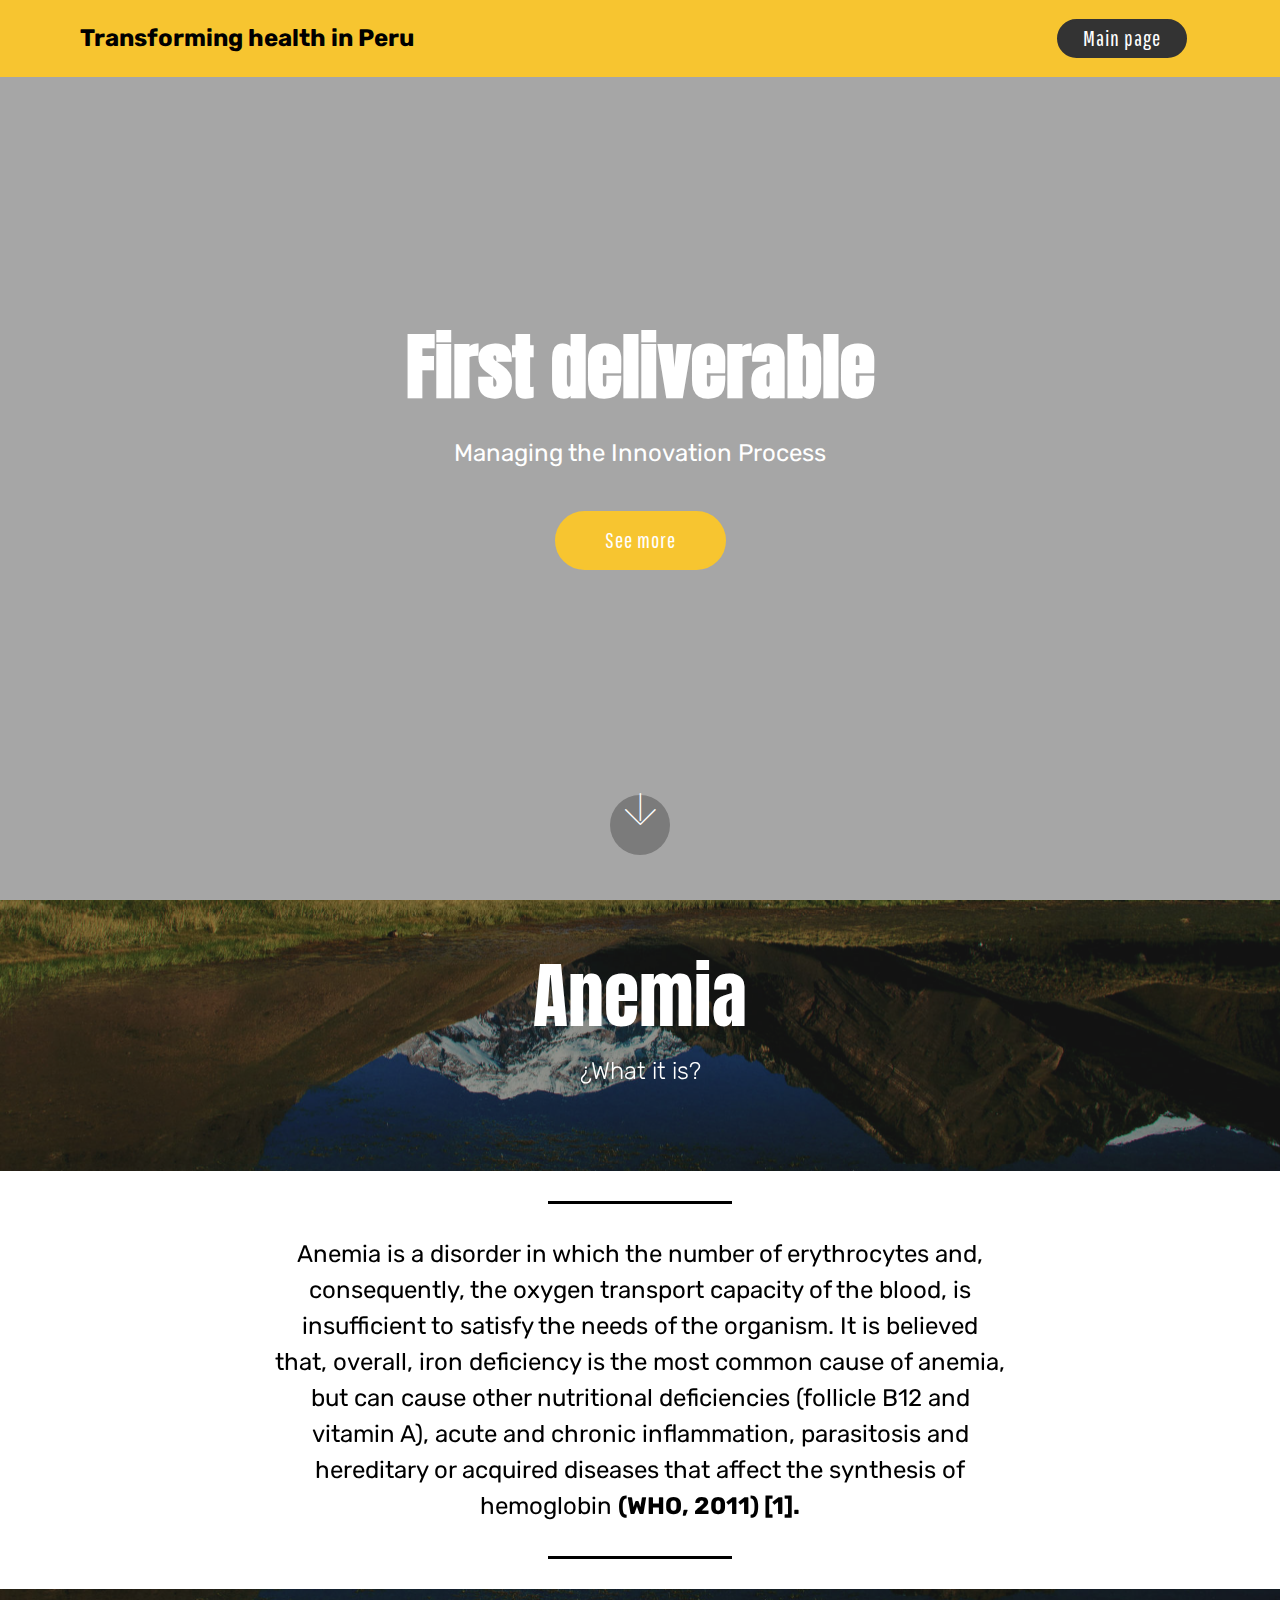
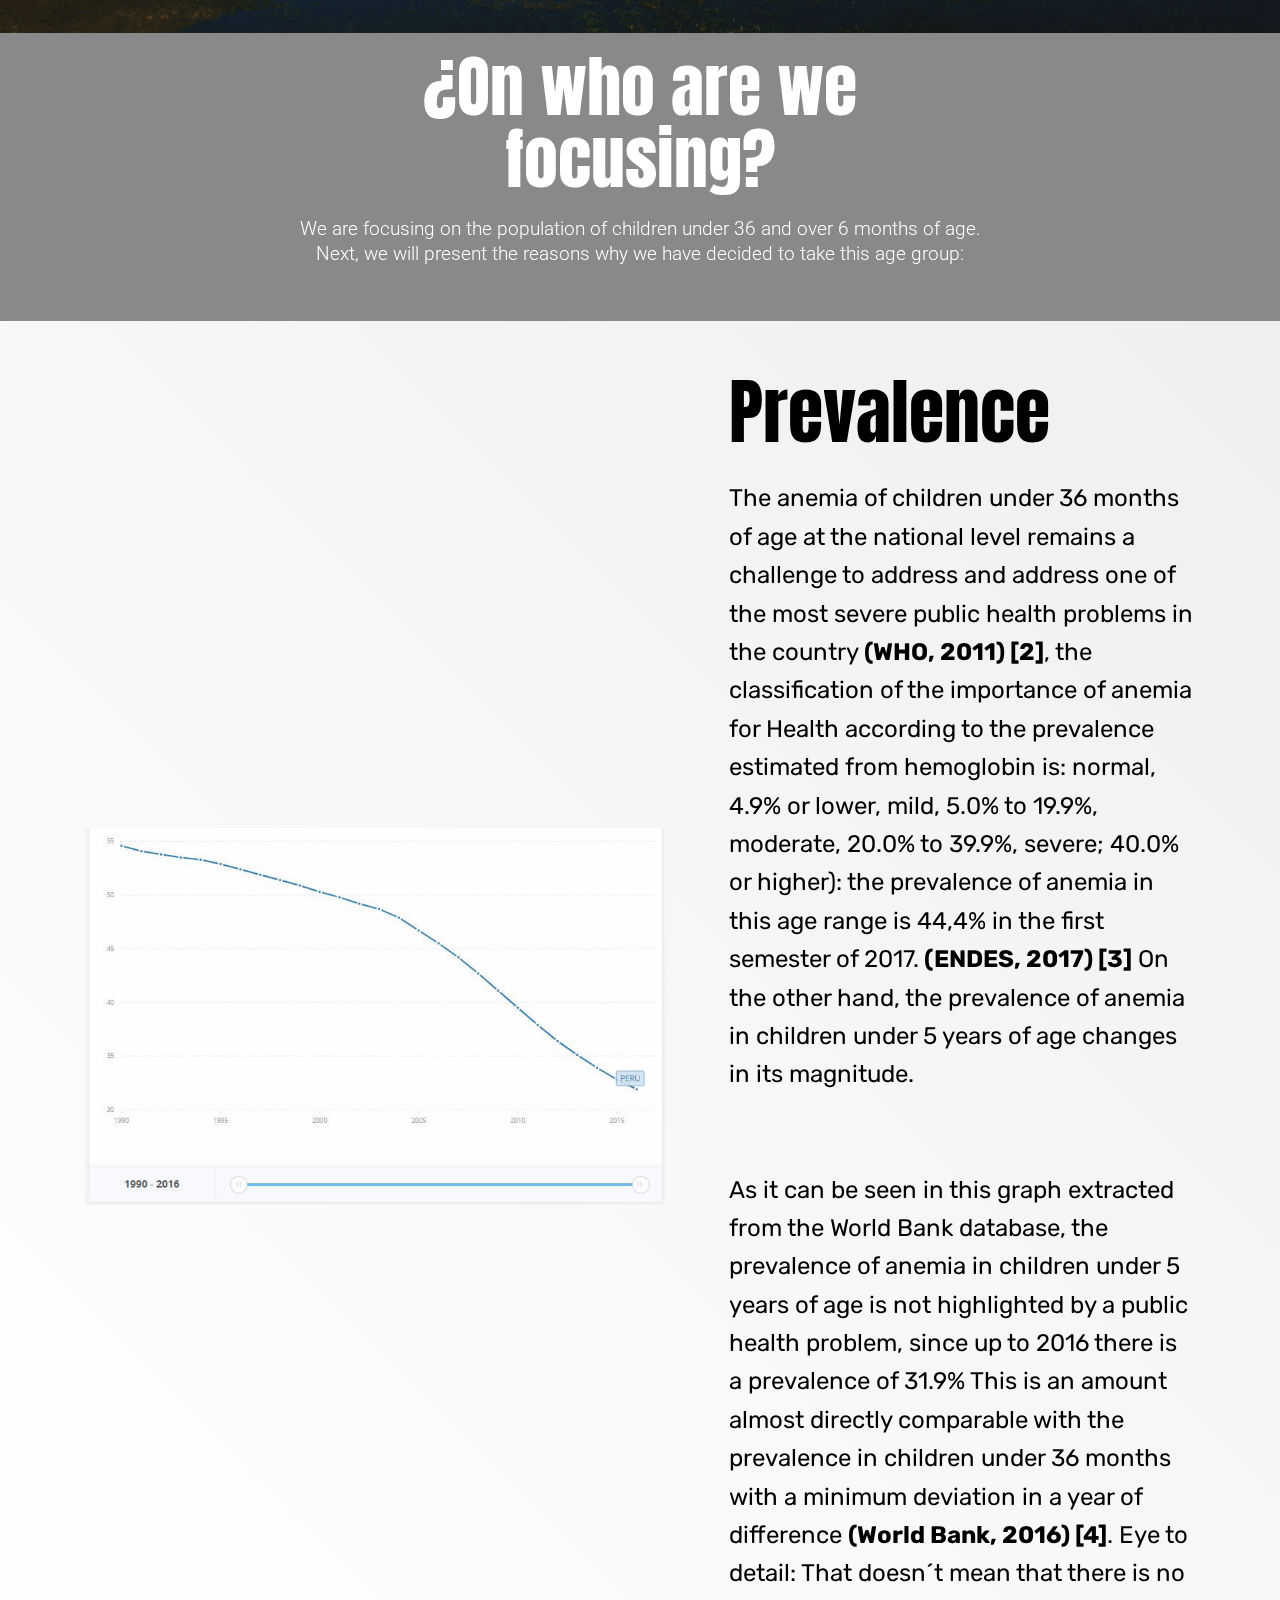
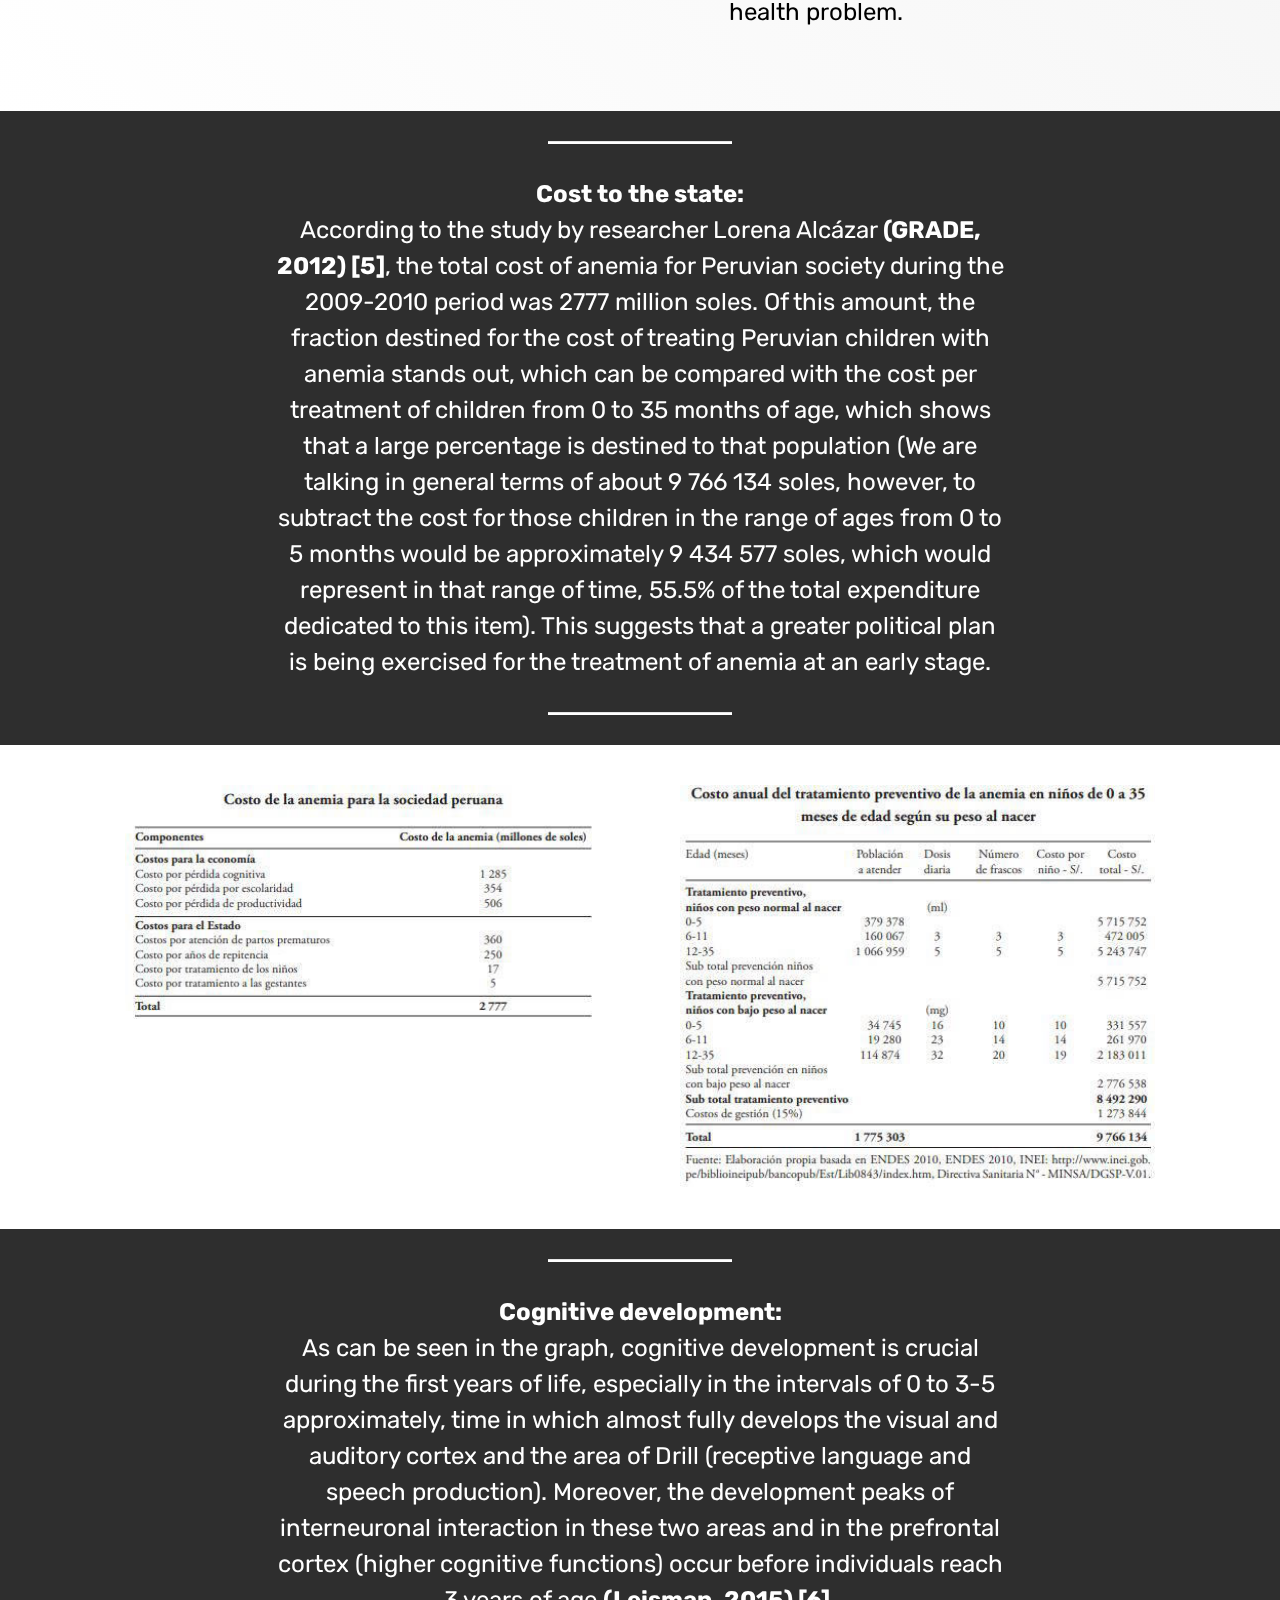
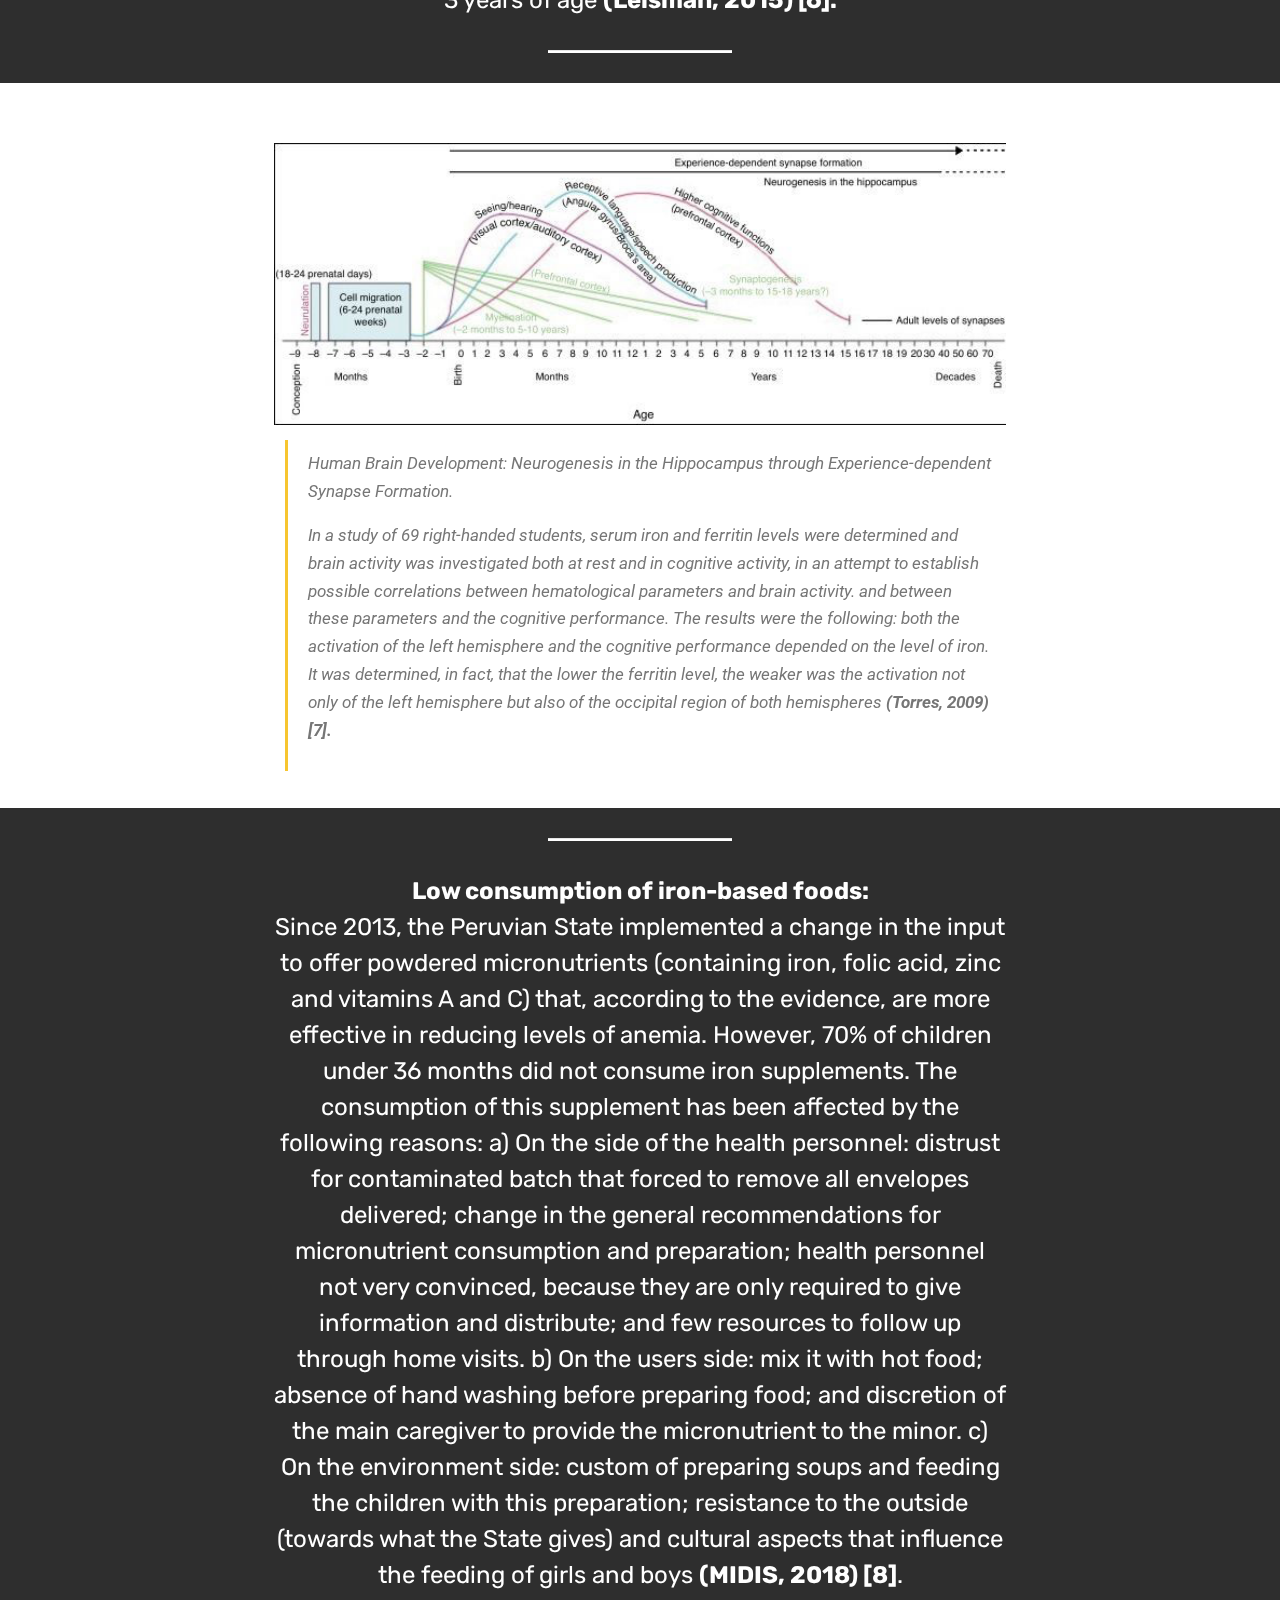
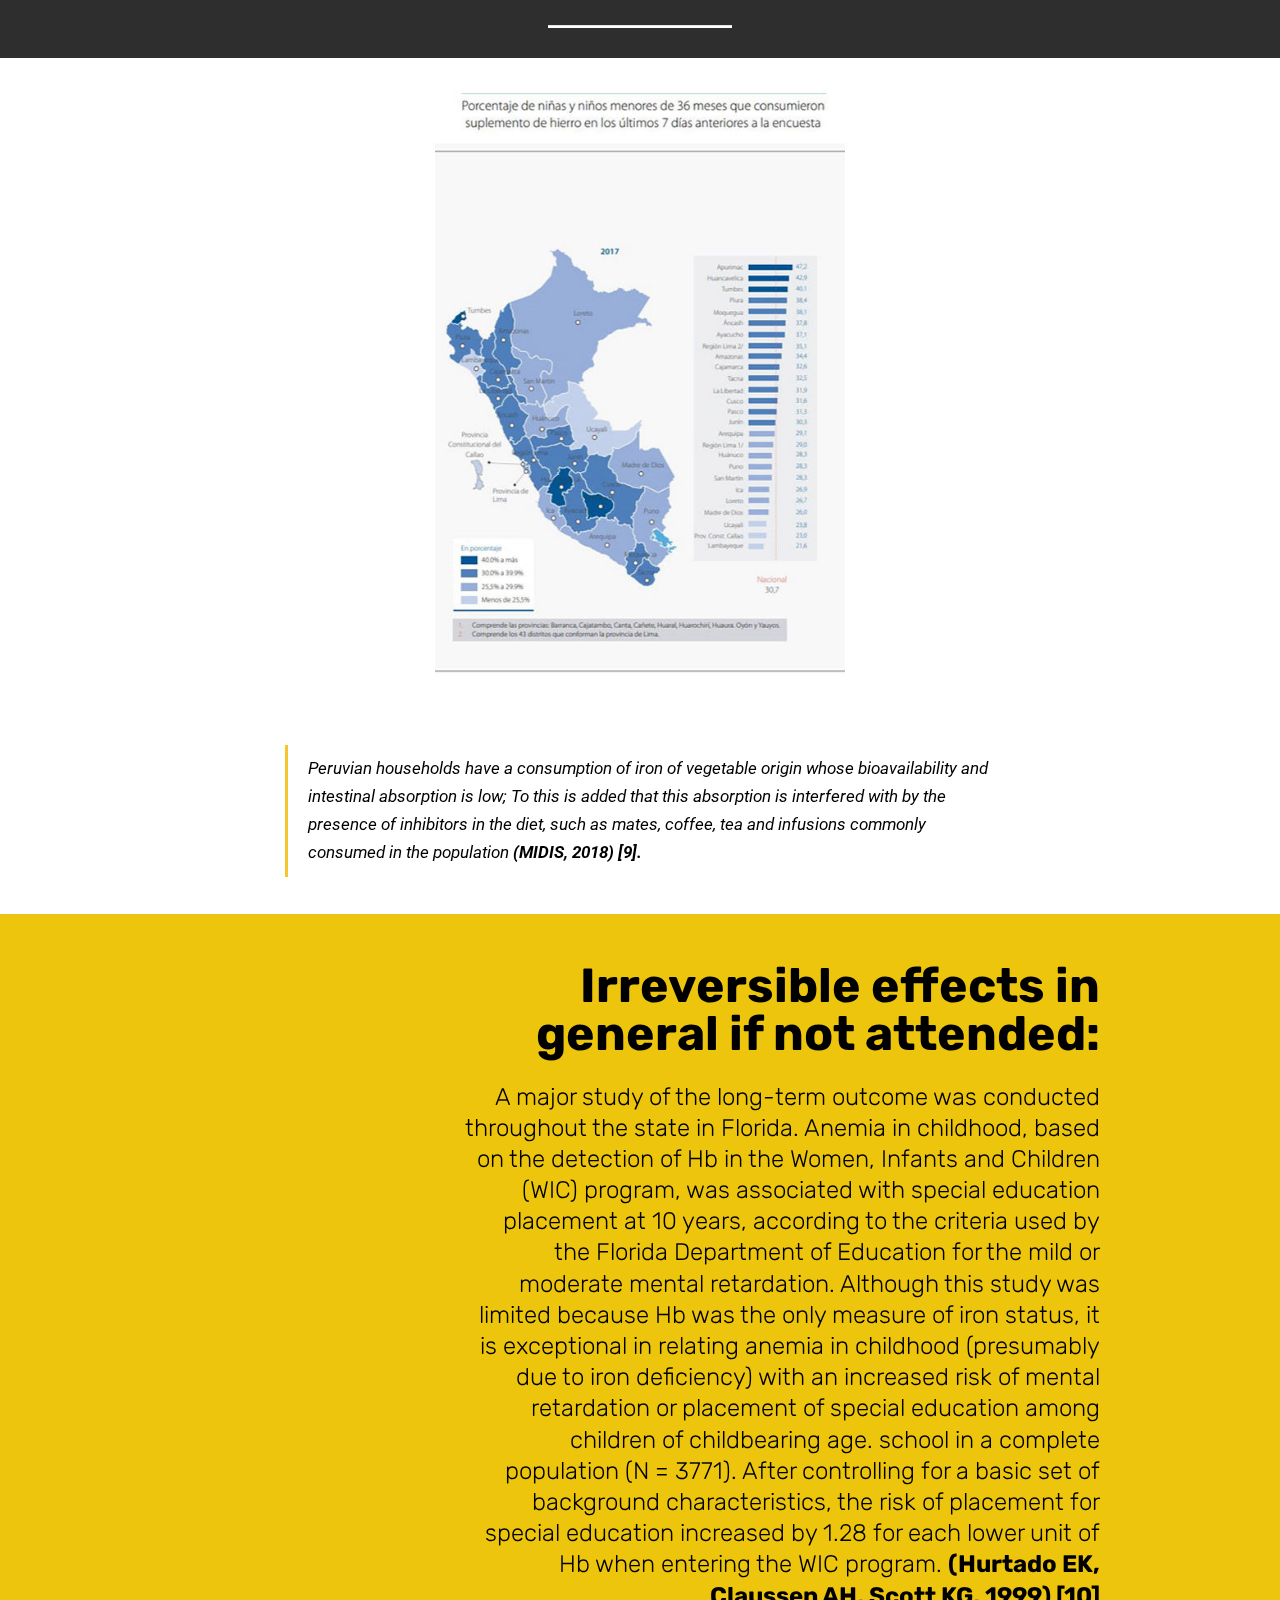
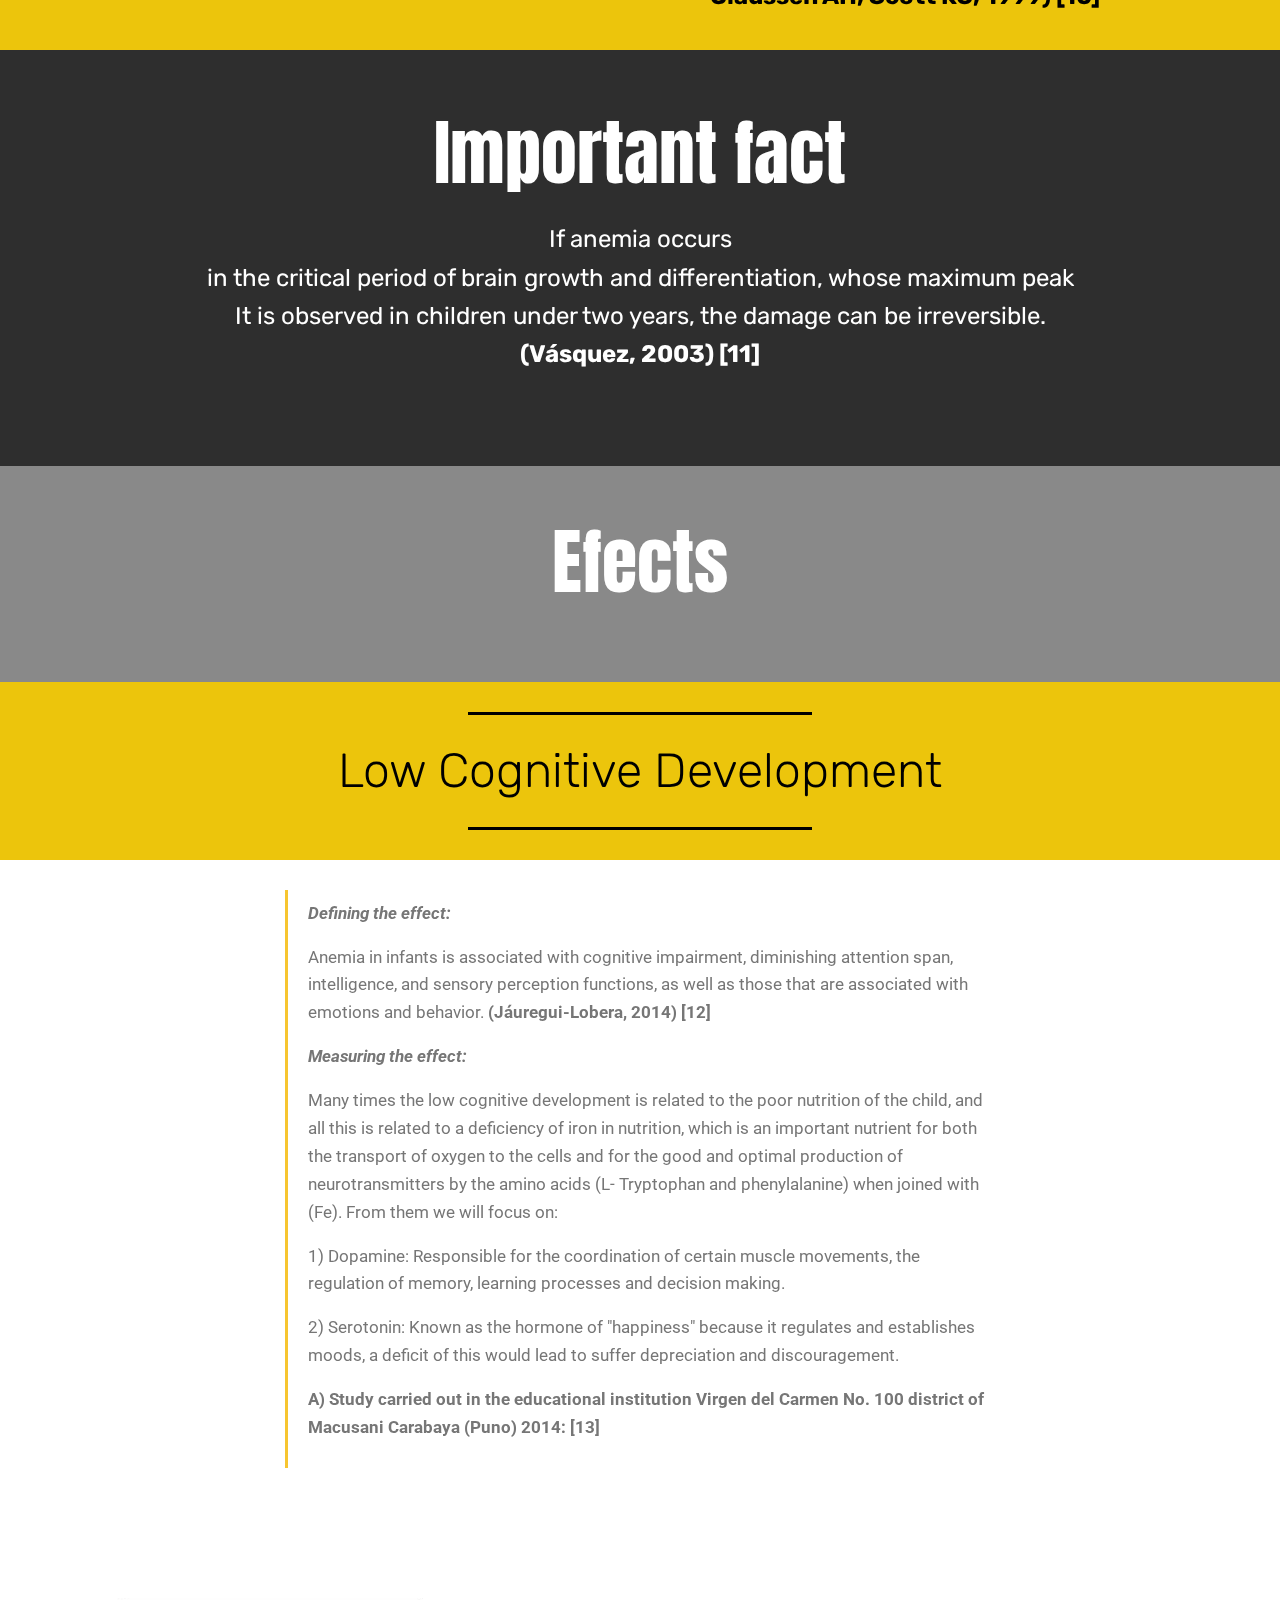
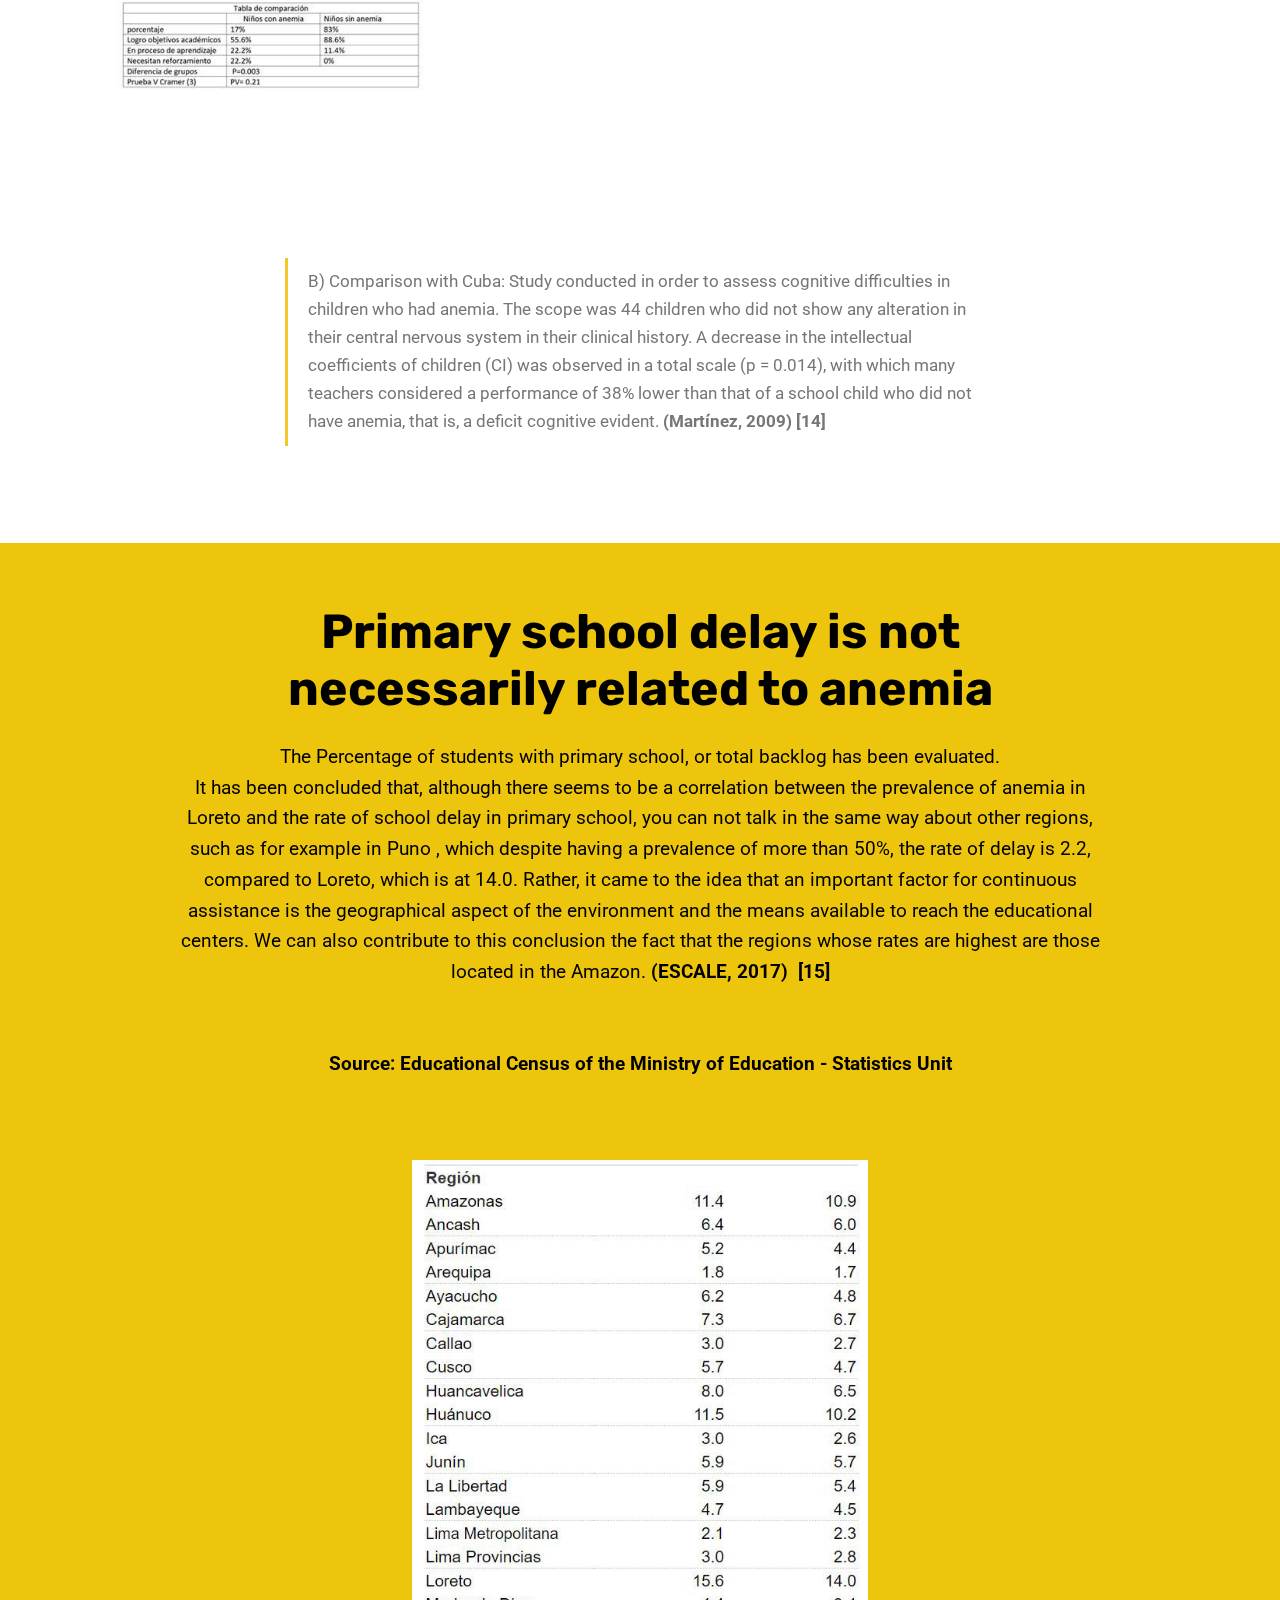
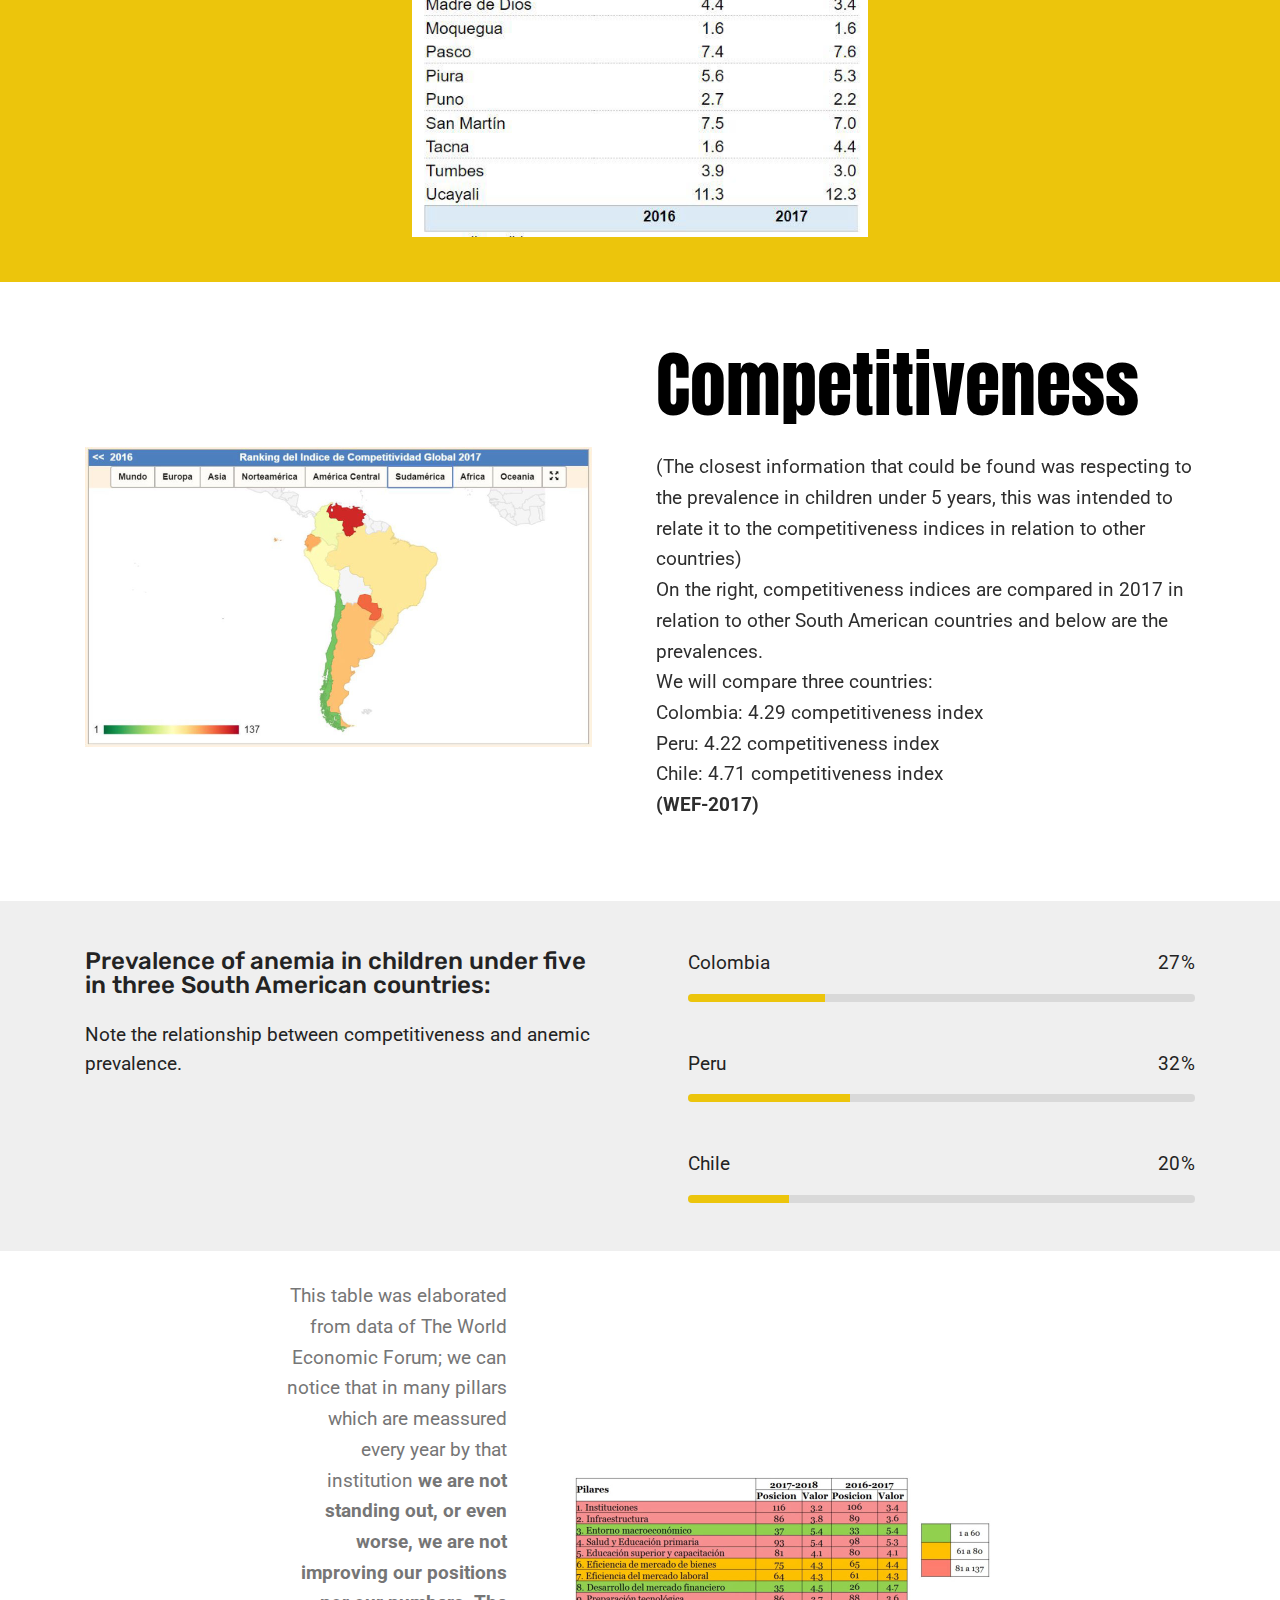
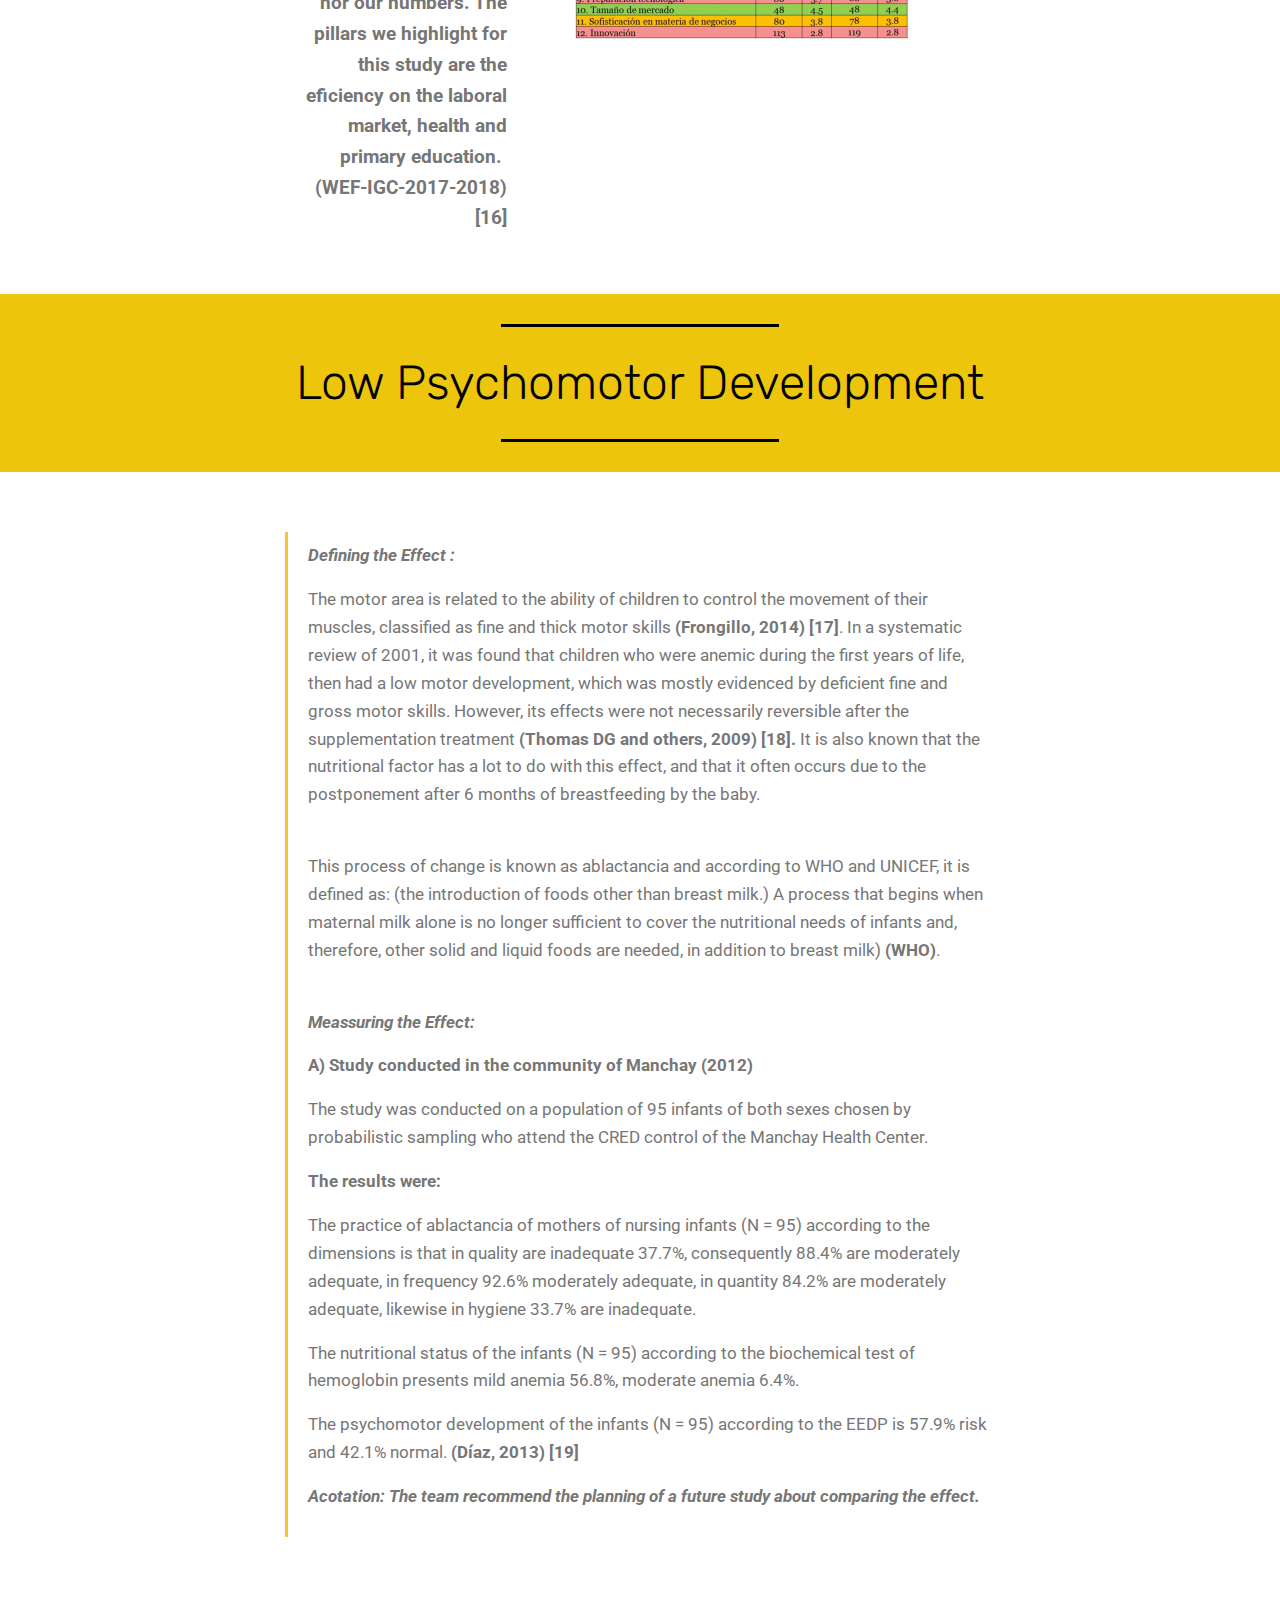
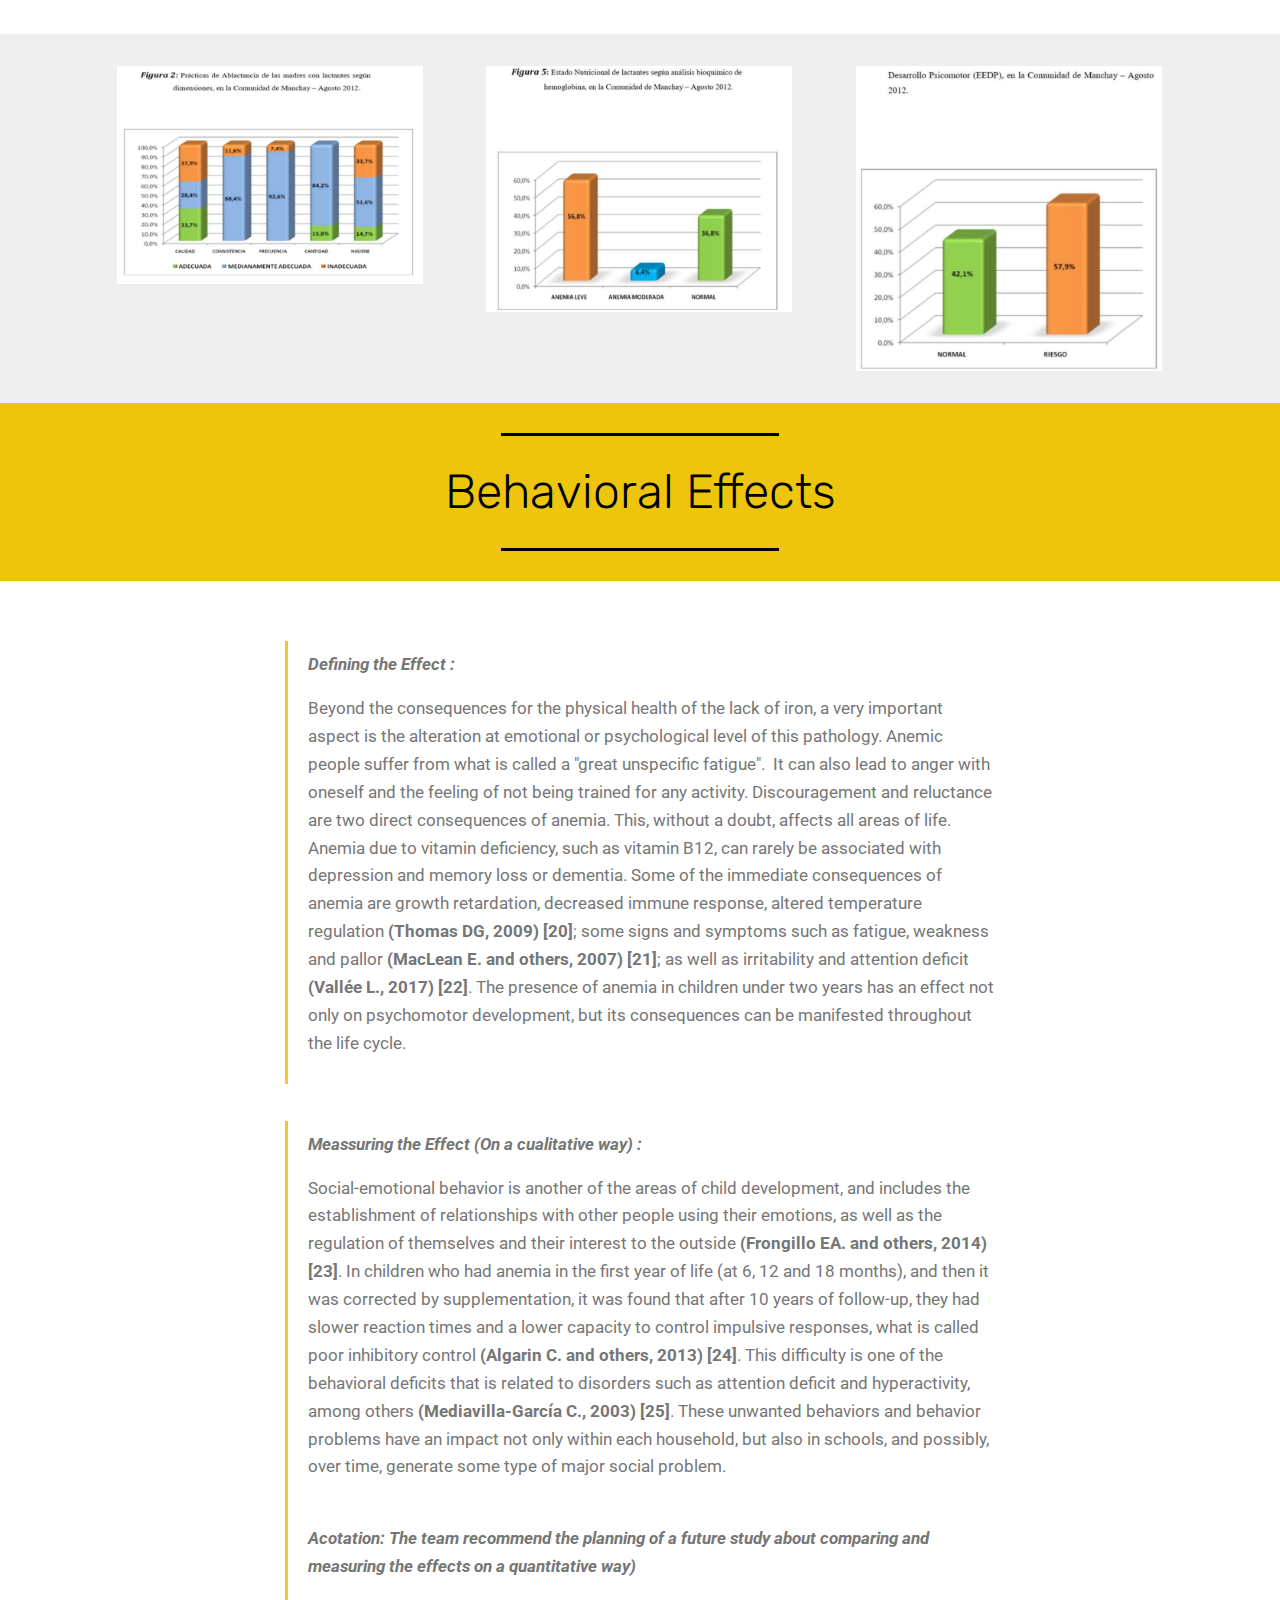
<file: index.html>
<!DOCTYPE html>
<html >
<head>
  <!-- Site made with Mobirise Website Builder v4.8.3, https://mobirise.com -->
  <meta charset="UTF-8">
  <meta http-equiv="X-UA-Compatible" content="IE=edge">
  <meta name="generator" content="Mobirise v4.8.3, mobirise.com">
  <meta name="viewport" content="width=device-width, initial-scale=1, minimum-scale=1">
  <link rel="shortcut icon" href="assets/images/logo-96x96.png" type="image/x-icon">
  <meta name="description" content="">
  <title>H1</title>
  <link rel="stylesheet" href="assets/web/assets/mobirise-icons/mobirise-icons.css">
  <link rel="stylesheet" href="assets/tether/tether.min.css">
  <link rel="stylesheet" href="assets/bootstrap/css/bootstrap.min.css">
  <link rel="stylesheet" href="assets/bootstrap/css/bootstrap-grid.min.css">
  <link rel="stylesheet" href="assets/bootstrap/css/bootstrap-reboot.min.css">
  <link rel="stylesheet" href="assets/dropdown/css/style.css">
  <link rel="stylesheet" href="assets/datatables/data-tables.bootstrap4.min.css">
  <link rel="stylesheet" href="assets/theme/css/style.css">
  <link rel="stylesheet" href="assets/gallery/style.css">
  <link rel="stylesheet" href="assets/mobirise/css/mbr-additional.css" type="text/css">
  
  
  
</head>
<body>
  <section class="menu cid-qTkzRZLJNu" once="menu" id="menu1-0">

    

    <nav class="navbar navbar-expand beta-menu navbar-dropdown align-items-center navbar-fixed-top navbar-toggleable-sm">
        <button class="navbar-toggler navbar-toggler-right" type="button" data-toggle="collapse" data-target="#navbarSupportedContent" aria-controls="navbarSupportedContent" aria-expanded="false" aria-label="Toggle navigation">
            <div class="hamburger">
                <span></span>
                <span></span>
                <span></span>
                <span></span>
            </div>
        </button>
        <div class="menu-logo">
            <div class="navbar-brand">
                
                <span class="navbar-caption-wrap"><a class="navbar-caption text-black display-5" href="https://mobirise.com">Transforming health in Peru</a></span>
            </div>
        </div>
        <div class="collapse navbar-collapse" id="navbarSupportedContent">
            <ul class="navbar-nav nav-dropdown" data-app-modern-menu="true"><li class="nav-item">
                    <a class="nav-link link text-white display-4" href="https://mobirise.com">
                        </a>
                </li></ul>
            <div class="navbar-buttons mbr-section-btn"><a class="btn btn-sm btn-black display-4" href="page1.html">Main page</a></div>
        </div>
    </nav>
</section>

<section class="engine"><a href="https://mobiri.se/x">css templates</a></section><section class="header6 cid-r53obGVlJb mbr-fullscreen" data-bg-video="https://www.youtube.com/watch?v=iLp_VqQqHAA" id="header6-4">

    

    <div class="mbr-overlay" style="opacity: 0.3; background-color: rgb(0, 0, 0);">
    </div>

    <div class="container">
        <div class="row justify-content-md-center">
            <div class="mbr-white col-md-10">
                <h1 class="mbr-section-title align-center mbr-bold pb-3 mbr-fonts-style display-1">First deliverable</h1>
                <p class="mbr-text align-center pb-3 mbr-fonts-style display-5">
                    Managing the Innovation Process</p>
                <div class="mbr-section-btn align-center"><a class="btn btn-md btn-primary display-4" href="index.html#content5-7">See more</a></div>
            </div>
        </div>
    </div>

    <div class="mbr-arrow hidden-sm-down" aria-hidden="true">
        <a href="#next">
            <i class="mbri-down mbr-iconfont"></i>
        </a>
    </div>
</section>

<section class="mbr-section content5 cid-r53N1w2ElE mbr-parallax-background" id="content5-7">

    

    <div class="mbr-overlay" style="opacity: 0.5; background-color: rgb(35, 35, 35);">
    </div>

    <div class="container">
        <div class="media-container-row">
            <div class="title col-12 col-md-8">
                <h2 class="align-center mbr-bold mbr-white pb-3 mbr-fonts-style display-1"><span style="font-weight: normal;">Anemia</span></h2>
                <h3 class="mbr-section-subtitle align-center mbr-light mbr-white pb-3 mbr-fonts-style display-5">¿What it is?</h3>
                
                
            </div>
        </div>
    </div>
</section>

<section class="mbr-section article content10 cid-r53OnZu6qy" id="content10-a">
    
     

    <div class="container">
        <div class="inner-container" style="width: 66%;">
            <hr class="line" style="width: 25%;">
            <div class="section-text align-center mbr-white mbr-fonts-style display-5">Anemia is a disorder in which the number of erythrocytes and, consequently, the oxygen transport capacity of the blood, is insufficient to satisfy the needs of the organism. It is believed that, overall, iron deficiency is the most common cause of anemia, but can cause other nutritional deficiencies (follicle B12 and vitamin A), acute and chronic inflammation, parasitosis and hereditary or acquired diseases that affect the synthesis of hemoglobin&nbsp;<strong>(WHO, 2011) [1].</strong></div>
            <hr class="line" style="width: 25%;">
        </div>
    </div>
</section>

<section class="mbr-section content5 cid-r53OJzJbEX mbr-parallax-background" id="content5-b">

    

    <div class="mbr-overlay" style="opacity: 0.5; background-color: rgb(35, 35, 35);">
    </div>

    <div class="container">
        <div class="media-container-row">
            <div class="title col-12 col-md-8">
                <h2 class="align-center mbr-bold mbr-white pb-3 mbr-fonts-style display-1">
                    
                <div><span style="font-size: 4.25rem; font-weight: normal;">¿On who are we focusing?</span><br></div></h2>
                <h3 class="mbr-section-subtitle align-center mbr-light mbr-white pb-3 mbr-fonts-style display-7">We are focusing on the population of children under 36 and over 6 months of age. Next, we will present the reasons why we have decided to take this age group:</h3>
                
                
            </div>
        </div>
    </div>
</section>

<section class="header3 cid-r53Ruu3re2 mbr-fullscreen" id="header3-f">

    

    

    <div class="container">
        <div class="media-container-row">
            <div class="mbr-figure" style="width: 130%;">
                <img src="assets/images/usuario1-1-796x612.jpg" alt="Mobirise" title="">
            </div>

            <div class="media-content">
                <h1 class="mbr-section-title mbr-white pb-3 mbr-fonts-style display-1">
                    Prevalence</h1>
                
                <div class="mbr-section-text mbr-white pb-3 ">
                    <p class="mbr-text mbr-fonts-style display-5">The anemia of children under 36 months of age at the national level remains a challenge to address and address one of the most severe public health problems in the country <strong>(WHO, 2011) [2]</strong>, the classification of the importance of anemia for Health according to the prevalence estimated from hemoglobin is: normal, 4.9% or lower, mild, 5.0% to 19.9%, moderate, 20.0% to 39.9%, severe; 40.0% or higher): the prevalence of anemia in this age range is 44,4% in the first semester of 2017.<strong>&nbsp;(ENDES, 2017) [3]</strong> On the other hand, the prevalence of anemia in children under 5 years of age changes in its magnitude.
<br>
<br>
<br>As it can be seen in this graph extracted from the World Bank database, the prevalence of anemia in children under 5 years of age is not highlighted by a public health problem, since up to 2016 there is a prevalence of 31.9% This is an amount almost directly comparable with the prevalence in children under 36 months with a minimum deviation in a year of difference&nbsp;<strong>(World Bank, 2016)&nbsp;[4]</strong>. Eye to detail: That doesn´t mean that there is no health problem.&nbsp;</p>
                </div>
                
            </div>
        </div>
    </div>

</section>

<section class="mbr-section article content10 cid-r54FchoEeR" id="content10-x">
    
     

    <div class="container">
        <div class="inner-container" style="width: 66%;">
            <hr class="line" style="width: 25%;">
            <div class="section-text align-center mbr-white mbr-fonts-style display-5"><div>
</div><div><strong>Cost to the state:</strong></div><div><span style="font-size: 1.5rem;">According to the study by researcher Lorena Alcázar <strong>(GRADE, 2012) [5]</strong>, the total cost of anemia for Peruvian society during the 2009-2010 period was 2777 million soles. Of this amount, the fraction destined for the cost of treating Peruvian children with anemia stands out, which can be compared with the cost per treatment of children from 0 to 35 months of age, which shows that a large percentage is destined to that population (We are talking in general terms of about 9 766 134 soles, however, to subtract the cost for those children in the range of ages from 0 to 5 months would be approximately 9 434 577 soles, which would represent in that range of time, 55.5% of the total expenditure dedicated to this item). This suggests that a greater political plan is being exercised for the treatment of anemia at an early stage.</span><br></div></div>
            <hr class="line" style="width: 25%;">
        </div>
    </div>
</section>

<section class="mbr-gallery mbr-slider-carousel cid-r54E68P3qR" id="gallery1-v">

    

    <div class="container">
        <div><!-- Filter --><!-- Gallery --><div class="mbr-gallery-row"><div class="mbr-gallery-layout-default"><div><div><div class="mbr-gallery-item mbr-gallery-item--p5" data-video-url="false" data-tags="Responsive"><div href="#lb-gallery1-v" data-slide-to="0" data-toggle="modal"><img src="assets/images/usuario2-472x240-472x240.jpg" alt="" title=""><span class="icon-focus"></span></div></div><div class="mbr-gallery-item mbr-gallery-item--p5" data-video-url="false" data-tags="Animada"><div href="#lb-gallery1-v" data-slide-to="1" data-toggle="modal"><img src="assets/images/usuario3-463x394-463x394.jpg" alt="" title=""><span class="icon-focus"></span></div></div></div></div><div class="clearfix"></div></div></div><!-- Lightbox --><div data-app-prevent-settings="" class="mbr-slider modal fade carousel slide" tabindex="-1" data-keyboard="true" data-interval="false" id="lb-gallery1-v"><div class="modal-dialog"><div class="modal-content"><div class="modal-body"><div class="carousel-inner"><div class="carousel-item"><img src="assets/images/usuario2-472x240.jpg" alt="" title=""></div><div class="carousel-item active"><img src="assets/images/usuario3-463x394.jpg" alt="" title=""></div></div><a class="carousel-control carousel-control-prev" role="button" data-slide="prev" href="#lb-gallery1-v"><span class="mbri-left mbr-iconfont" aria-hidden="true"></span><span class="sr-only">Previous</span></a><a class="carousel-control carousel-control-next" role="button" data-slide="next" href="#lb-gallery1-v"><span class="mbri-right mbr-iconfont" aria-hidden="true"></span><span class="sr-only">Next</span></a><a class="close" href="#" role="button" data-dismiss="modal"><span class="sr-only">Close</span></a></div></div></div></div></div>
    </div>

</section>

<section class="mbr-section article content10 cid-r54BIDUxcV" id="content10-r">
    
     

    <div class="container">
        <div class="inner-container" style="width: 66%;">
            <hr class="line" style="width: 25%;">
            <div class="section-text align-center mbr-white mbr-fonts-style display-5">
                    
                <div><strong>Cognitive development:
</strong></div><div><strong>
</strong><span style="font-size: 1.5rem;">As can be seen in the graph, cognitive development is crucial during the first years of life, especially in the intervals of 0 to 3-5 approximately, time in which almost fully develops the visual and auditory cortex and the area of Drill (receptive language and speech production). Moreover, the development peaks of interneuronal interaction in these two areas and in the prefrontal cortex (higher cognitive functions) occur before individuals reach 3 years of age&nbsp;<strong>(Leisman, 2015) [6].</strong></span></div></div>
            <hr class="line" style="width: 25%;">
        </div>
    </div>
</section>

<section class="cid-r54CdAOnFc" id="image1-t">

    

    <figure class="mbr-figure container">
            <div class="image-block" style="width: 66%;">
                <img src="assets/images/usuario4-2-679x261.jpg" width="1400" alt="Mobirise" title="">
                
            </div>
    </figure>
</section>

<section class="mbr-section article content1 cid-r54Cka03bi" id="content2-u">

     

    <div class="container">
        <div class="media-container-row">
            <div class="mbr-text col-12 col-md-8 mbr-fonts-style display-7">
                <blockquote><p>Human Brain Development: Neurogenesis in the Hippocampus through Experience-dependent Synapse Formation.</p><p>In a study of 69 right-handed students, serum iron and ferritin levels were determined and brain activity was investigated both at rest and in cognitive activity, in an attempt to establish possible correlations between hematological parameters and brain activity. and between these parameters and the cognitive performance. The results were the following: both the activation of the left hemisphere and the cognitive performance depended on the level of iron. It was determined, in fact, that the lower the ferritin level, the weaker was the activation not only of the left hemisphere but also of the occipital region of both hemispheres<strong>&nbsp;(Torres, 2009) [7].</strong></p></blockquote>
            </div>
        </div>
    </div>
</section>

<section class="mbr-section article content10 cid-r54EWNvCyI" id="content10-w">
    
     

    <div class="container">
        <div class="inner-container" style="width: 66%;">
            <hr class="line" style="width: 25%;">
            <div class="section-text align-center mbr-white mbr-fonts-style display-5"><strong>Low consumption of iron-based foods:
</strong><div>Since 2013, the Peruvian State implemented a change in the input to offer powdered micronutrients (containing iron, folic acid, zinc and vitamins A and C) that, according to the evidence, are more effective in reducing levels of anemia. However, 70% of children under 36 months did not consume iron supplements. The consumption of this supplement has been affected by the following reasons: a) On the side of the health personnel: distrust for contaminated batch that forced to remove all envelopes delivered; change in the general recommendations for micronutrient consumption and preparation; health personnel not very convinced, because they are only required to give information and distribute; and few resources to follow up through home visits. b) On the users side: mix it with hot food; absence of hand washing before preparing food; and discretion of the main caregiver to provide the micronutrient to the minor. c) On the environment side: custom of preparing soups and feeding the children with this preparation; resistance to the outside (towards what the State gives) and cultural aspects that influence the feeding of girls and boys <strong>(MIDIS, 2018) [8]</strong>.</div></div>
            <hr class="line" style="width: 25%;">
        </div>
    </div>
</section>

<section class="cid-r54GSalnty" id="image3-y">

    

    <figure class="mbr-figure container">
            <div class="image-block" style="width: 37%;">
                <img src="assets/images/imagen5-500x800.jpg" width="1400" alt="Mobirise" title="">
                
            </div>
    </figure>
</section>

<section class="mbr-section article content1 cid-r54IQJH1Ae" id="content2-z">

     

    <div class="container">
        <div class="media-container-row">
            <div class="mbr-text col-12 col-md-8 mbr-fonts-style display-7">
                <blockquote><font color="#000000">Peruvian households have a consumption of iron of vegetable origin whose bioavailability and intestinal absorption is low; To this is added that this absorption is interfered with by the presence of inhibitors in the diet, such as mates, coffee, tea and infusions commonly consumed in the population<strong>&nbsp;(MIDIS, 2018) [9].</strong></font></blockquote>
            </div>
        </div>
    </div>
</section>

<section class="mbr-section info2 cid-r54J9npR6Y" id="info2-10">

    

    

    <div class="container">
        <div class="row main justify-content-center">
            <div class="media-container-column col-12 col-lg-3 col-md-4">
                
            </div>
            <div class="media-container-column title col-12 col-lg-7 col-md-6">
                <h2 class="align-right mbr-bold mbr-white pb-3 mbr-fonts-style display-2">
                    
                <div><br></div><div>Irreversible effects in general if not attended:</div></h2>
                <h3 class="mbr-section-subtitle align-right mbr-light mbr-white mbr-fonts-style display-5">A major study of the long-term outcome was conducted throughout the state in Florida. Anemia in childhood, based on the detection of Hb in the Women, Infants and Children (WIC) program, was associated with special education placement at 10 years, according to the criteria used by the Florida Department of Education for the mild or moderate mental retardation. Although this study was limited because Hb was the only measure of iron status, it is exceptional in relating anemia in childhood (presumably due to iron deficiency) with an increased risk of mental retardation or placement of special education among children of childbearing age. school in a complete population (N = 3771). After controlling for a basic set of background characteristics, the risk of placement for special education increased by 1.28 for each lower unit of Hb when entering the WIC program. <strong>(Hurtado EK, Claussen AH, Scott KG, 1999) [10]</strong></h3>
            </div>
        </div>
    </div>
</section>

<section class="cid-r5aHAbWThJ" id="header2-1d">

    

    

    <div class="container align-center">
        <div class="row justify-content-md-center">
            <div class="mbr-white col-md-10">
                <h1 class="mbr-section-title mbr-bold pb-3 mbr-fonts-style display-1"><span style="font-weight: normal;">
                    Important fact</span></h1>
                
                <p class="mbr-text pb-3 mbr-fonts-style display-5">If anemia occurs
<br>in the critical period of brain growth and differentiation, whose maximum peak
<br>It is observed in children under two years, the damage can be irreversible. <strong>(Vásquez, 2003)&nbsp;[11]</strong></p>
                
            </div>
        </div>
    </div>
    
</section>

<section class="mbr-section content5 cid-r54TYgfIAw mbr-parallax-background" id="content5-14">

    

    <div class="mbr-overlay" style="opacity: 0.5; background-color: rgb(35, 35, 35);">
    </div>

    <div class="container">
        <div class="media-container-row">
            <div class="title col-12 col-md-8">
                <h2 class="align-center mbr-bold mbr-white pb-3 mbr-fonts-style display-1"><span style="font-weight: normal;">
                    Efects</span></h2>
                
                
                
            </div>
        </div>
    </div>
</section>

<section class="mbr-section article content9 cid-r5JXC2ZeO8" id="content9-2r">
    
     

    <div class="container">
        <div class="inner-container" style="width: 100%;">
            <hr class="line" style="width: 31%;">
            <div class="section-text align-center mbr-fonts-style display-2">Low Cognitive Development</div>
            <hr class="line" style="width: 31%;">
        </div>
        </div>
</section>

<section class="mbr-section article content1 cid-r5JXz6NZmB" id="content2-2q">

     

    <div class="container">
        <div class="media-container-row">
            <div class="mbr-text col-12 col-md-8 mbr-fonts-style display-7">
                <blockquote><p><strong>Defining the effect:
&nbsp;</strong></p><p><span style="font-size: 1.09rem; font-style: normal;">Anemia in infants is associated with cognitive impairment, diminishing attention span, intelligence, and sensory perception functions, as well as those that are associated with emotions and behavior. <strong>(Jáuregui-Lobera, 2014) [12]</strong></span></p><p><strong>Measuring the effect:</strong>
</p><p><span style="font-style: normal;">Many times the low cognitive development is related to the poor nutrition of the child, and all this is related to a deficiency of iron in nutrition, which is an important nutrient for both the transport of oxygen to the cells and for the good and optimal production of neurotransmitters by the amino acids (L- Tryptophan and phenylalanine) when joined with (Fe). From them we will focus on: 
</span></p><p><span style="font-style: normal;">1) Dopamine: Responsible for the coordination of certain muscle movements, the regulation of memory, learning processes and decision making. 
</span></p><p><span style="font-style: normal;">2) Serotonin: Known as the hormone of "happiness" because it regulates and establishes moods, a deficit of this would lead to suffer depreciation and discouragement. 
</span></p><p><span style="font-style: normal;"><strong>
<span style="font-size: 1.09rem;">A) Study carried out in the educational institution Virgen del Carmen No. 100 district of Macusani Carabaya (Puno) 2014: [13]</span></strong></span></p></blockquote>
            </div>
        </div>
    </div>
</section>

<section class="mbr-gallery mbr-slider-carousel cid-r54Wk88IRr" id="gallery1-16">

    

    <div class="container">
        <div><!-- Filter --><!-- Gallery --><div class="mbr-gallery-row"><div class="mbr-gallery-layout-default"><div><div><div class="mbr-gallery-item mbr-gallery-item--p4" data-video-url="false" data-tags="Increíble"><div href="#lb-gallery1-16" data-slide-to="0" data-toggle="modal"><img src="assets/images/0.4-400x300-400x300.jpg" alt="" title=""><span class="icon-focus"></span></div></div></div></div><div class="clearfix"></div></div></div><!-- Lightbox --><div data-app-prevent-settings="" class="mbr-slider modal fade carousel slide" tabindex="-1" data-keyboard="true" data-interval="false" id="lb-gallery1-16"><div class="modal-dialog"><div class="modal-content"><div class="modal-body"><div class="carousel-inner"><div class="carousel-item active"><img src="assets/images/0.4-400x300.jpg" alt="" title=""></div></div><a class="carousel-control carousel-control-prev" role="button" data-slide="prev" href="#lb-gallery1-16"><span class="mbri-left mbr-iconfont" aria-hidden="true"></span><span class="sr-only">Previous</span></a><a class="carousel-control carousel-control-next" role="button" data-slide="next" href="#lb-gallery1-16"><span class="mbri-right mbr-iconfont" aria-hidden="true"></span><span class="sr-only">Next</span></a><a class="close" href="#" role="button" data-dismiss="modal"><span class="sr-only">Close</span></a></div></div></div></div></div>
    </div>

</section>

<section class="mbr-section article content1 cid-r5K38uKMYZ" id="content2-2u">

     

    <div class="container">
        <div class="media-container-row">
            <div class="mbr-text col-12 col-md-8 mbr-fonts-style display-7">
                <blockquote><span style="font-style: normal;">B) Comparison with Cuba: Study conducted in order to assess cognitive difficulties in children who had anemia. The scope was 44 children who did not show any alteration in their central nervous system in their clinical history. A decrease in the intellectual coefficients of children (CI) was observed in a total scale (p = 0.014), with which many teachers considered a performance of 38% lower than that of a school child who did not have anemia, that is, a deficit cognitive evident.</span><strong> <span style="font-style: normal;">(Martínez, 2009) [14]</span></strong></blockquote>
            </div>
        </div>
    </div>
</section>

<section class="header4 cid-r5aPsfupE4" id="header4-1e">

    

    

    <div class="container">
        <div class="row justify-content-md-center">
            <div class="media-content col-md-10">
                <h1 class="mbr-section-title align-center mbr-white pb-3 mbr-bold mbr-fonts-style display-2">Primary school delay is not necessarily related to anemia</h1>
                
                <div class="mbr-text align-center mbr-white pb-3">
                    <p class="mbr-text mbr-fonts-style display-7">The Percentage of students with primary school, or total backlog has been evaluated.
<br>It has been concluded that, although there seems to be a correlation between the prevalence of anemia in Loreto and the rate of school delay in primary school, you can not talk in the same way about other regions, such as for example in Puno , which despite having a prevalence of more than 50%, the rate of delay is 2.2, compared to Loreto, which is at 14.0. Rather, it came to the idea that an important factor for continuous assistance is the geographical aspect of the environment and the means available to reach the educational centers. We can also contribute to this conclusion the fact that the regions whose rates are highest are those located in the Amazon. <strong>(ESCALE, 2017)&nbsp;</strong> <strong>[15]</strong><br><strong><br></strong><br><strong>Source: Educational Census of the Ministry of Education - Statistics Unit</strong><br></p>
                </div>
                
            </div>
            <div class="mbr-figure pt-5">
                <img src="assets/images/tasa-586x870.jpg" alt="Mobirise" title="" style="width: 40%;">
            </div>
        </div>
    </div>
</section>

<section class="header3 cid-r5b9EyH665" id="header3-1f">

    

    

    <div class="container">
        <div class="media-container-row">
            <div class="mbr-figure" style="width: 100%;">
                <img src="assets/images/competitividad-1014x599.jpg" alt="Mobirise" title="">
            </div>

            <div class="media-content">
                <h1 class="mbr-section-title mbr-white pb-3 mbr-fonts-style display-1">
                    Competitiveness</h1>
                
                <div class="mbr-section-text mbr-white pb-3 ">
                    <p class="mbr-text mbr-fonts-style display-7">(The closest information that could be found was respecting to the prevalence in children under 5 years, this was intended to relate it to the competitiveness indices in relation to other countries)
<br>On the right, competitiveness indices are compared in 2017 in relation to other South American countries and below are the prevalences.
<br>We will compare three countries:
<br>Colombia: 4.29 competitiveness index
<br>Peru: 4.22 competitiveness index
<br>Chile: 4.71 competitiveness index<br><strong>(WEF-2017)</strong></p>
                </div>
                
            </div>
        </div>
    </div>

</section>

<section class="progress-bars2 cid-r5bdoHQbO3" id="progress-bars2-1g">
    
     

    

    <div class="container">
        

        

        <div class="row pt-5 mt-5">
            <div class="col-md-6 text-elements">
                <h4 class="section-content-title pb-3 align-left mbr-fonts-style display-5">Prevalence of anemia in children under five in three South American countries:</h4>
                <p class="section-content-text align-left mbr-fonts-style display-7">Note the relationship between competitiveness and anemic prevalence.</p>
            </div>
            <div class="progress_elements col-md-6">
                <div class="progress1 pb-5">
                    <div class="title-wrap">
                        <div class="progressbar-title mbr-fonts-style display-7">
                            <p>
                                Colombia</p>
                        </div>
                        <div class="progress_value mbr-fonts-style display-7">
                            <div class="progressbar-number">
                            </div>
                            <span>%</span>
                        </div>
                    </div>
                    <progress class="progress progress-primary " max="100" value="27">
                    </progress>
                </div>
                 
                <div class="progress2 pb-5">
                    <div class="title-wrap">
                        <div class="progressbar-title mbr-fonts-style display-7">
                            <p>
                                Peru</p>
                        </div>
                    <div class="progress_value mbr-fonts-style display-7">
                        <div class="progressbar-number">
                        </div>
                        <span>%</span>
                    </div>
                    </div>
                    <progress class="progress progress-primary" max="100" value="32">
                    </progress>
                </div>
                
                <div class="progress3 pb-5">
                    <div class="title-wrap">
                        <div class="progressbar-title mbr-fonts-style display-7">
                            <p>
                                Chile</p>
                        </div>
                    <div class="progress_value mbr-fonts-style display-7">
                        <div class="progressbar-number">
                        </div>
                        <span>%</span>
                    </div>
                    </div>
                    <progress class="progress progress-primary" max="100" value="20">
                    </progress>
                </div>
                
                
            
                
            </div>
        </div>
    </div>
</section>

<section class="mbr-section content7 cid-r5JRlO7gfe" id="content7-2p">
          
    

    <div class="container">
        <div class="media-container-row">
            <div class="col-12 col-md-8">
                <div class="media-container-row">
                    <div class="media-content">
                        <div class="mbr-section-text">
                            <p class="mbr-text align-right mb-0 mbr-fonts-style display-7">This table was elaborated from data of The World Economic Forum;<strong> </strong>we can notice that in many pillars which are meassured every year by that institution <strong>we are not standing out, or even worse, we are not improving our positions nor our numbers. The pillars we highlight for this study are the eficiency on the laboral market, health and primary education.&nbsp;</strong><br><strong>(WEF-IGC-2017-2018) [16]</strong></p>
                        </div>
                    </div>
                    <div class="mbr-figure" style="width: 200%;">
                     <img src="assets/images/pilares-848x344.jpg" alt="Mobirise" title="">  
                    </div>
                </div>
            </div>
        </div>
    </div>
</section>

<section class="mbr-section article content9 cid-r5K95rpXf0" id="content9-2v">
    
     

    <div class="container">
        <div class="inner-container" style="width: 100%;">
            <hr class="line" style="width: 25%;">
            <div class="section-text align-center mbr-fonts-style display-2">Low Psychomotor Development
</div>
            <hr class="line" style="width: 25%;">
        </div>
        </div>
</section>

<section class="mbr-section article content1 cid-r5K9jmMUem" id="content2-2w">

     

    <div class="container">
        <div class="media-container-row">
            <div class="mbr-text col-12 col-md-8 mbr-fonts-style display-7">
                <blockquote><p><strong>Defining the Effect
:</strong></p><p><span style="font-size: 1.09rem; font-style: normal;">The motor area is related to the ability of children to control the movement of their muscles, classified as fine and thick motor skills<strong> (Frongillo, 2014) [17]</strong>. </span><span style="font-size: 1.09rem; font-style: normal;">In a systematic review of 2001, it was found that children who were anemic during the first years of life, then had a low motor development, which was mostly evidenced by deficient fine and gross motor skills. However, its effects were not necessarily reversible after the supplementation treatment&nbsp;<strong>(Thomas DG and others, 2009) [18].</strong> It is also known that the nutritional factor has a lot to do with this effect, and that it often occurs due to the postponement after 6 months of breastfeeding by the baby. </span><strong>&nbsp;</strong></p><p><strong><br></strong><span style="font-style: normal; font-size: 1.09rem;">This process of change is known as ablactancia and according to WHO and UNICEF, it is defined as: (the introduction of foods other than breast milk.) A process that begins when maternal milk alone is no longer sufficient to cover the nutritional needs of infants and, therefore, other solid and liquid foods are needed, in addition to breast milk) <strong>(WHO)</strong>.</span></p><p><span style="font-style: normal; font-size: 1.09rem;"><br></span><strong>Meassuring the Effect:&nbsp;</strong></p><p><strong><span style="font-style: normal;">A) Study conducted in the community of Manchay (2012) </span>&nbsp;</strong></p><p><span style="font-size: 1.09rem; font-style: normal;">The study was conducted on a population of 95 infants of both sexes chosen by probabilistic sampling who attend the CRED control of the Manchay Health Center.</span></p><p><strong><span style="font-style: normal;">The results were:</span> 
</strong></p><p><span style="font-size: 1.09rem; font-style: normal;">The practice of ablactancia of mothers of nursing infants (N = 95) according to the dimensions is that in quality are inadequate 37.7%, consequently 88.4% are moderately adequate, in frequency 92.6% moderately adequate, in quantity 84.2% are moderately adequate, likewise in hygiene 33.7% are inadequate. &nbsp;</span></p><p><span style="font-size: 1.09rem; font-style: normal;">The nutritional status of the infants (N = 95) according to the biochemical test of hemoglobin presents mild anemia 56.8%, moderate anemia 6.4%.</span></p><p><span style="font-size: 1.09rem; font-style: normal;">The psychomotor development of the infants (N = 95) according to the EEDP is 57.9% risk and 42.1% normal. 
<strong>(Díaz, 2013) [19]</strong></span></p><p><strong>
</strong></p><p><strong>Acotation: The team recommend the planning of a future study about comparing the effect.</strong></p></blockquote>
            </div>
        </div>
    </div>
</section>

<section class="mbr-gallery mbr-slider-carousel cid-r5aBEzOst3" id="gallery3-1b">

    

    <div class="container">
        <div><!-- Filter --><!-- Gallery --><div class="mbr-gallery-row"><div class="mbr-gallery-layout-default"><div><div><div class="mbr-gallery-item mbr-gallery-item--p4" data-video-url="false" data-tags="Increíble"><div href="#lb-gallery3-1b" data-slide-to="0" data-toggle="modal"><img src="assets/images/manchay1-1212x864-800x570.jpg" alt="" title=""><span class="icon-focus"></span></div></div><div class="mbr-gallery-item mbr-gallery-item--p4" data-video-url="false" data-tags="Responsive"><div href="#lb-gallery3-1b" data-slide-to="1" data-toggle="modal"><img src="assets/images/manchay2-1142x919-800x644.jpg" alt="" title=""><span class="icon-focus"></span></div></div><div class="mbr-gallery-item mbr-gallery-item--p4" data-video-url="false" data-tags="Creativa"><div href="#lb-gallery3-1b" data-slide-to="2" data-toggle="modal"><img src="assets/images/manchay3-906x904-800x798.jpg" alt="" title=""><span class="icon-focus"></span></div></div></div></div><div class="clearfix"></div></div></div><!-- Lightbox --><div data-app-prevent-settings="" class="mbr-slider modal fade carousel slide" tabindex="-1" data-keyboard="true" data-interval="false" id="lb-gallery3-1b"><div class="modal-dialog"><div class="modal-content"><div class="modal-body"><div class="carousel-inner"><div class="carousel-item active"><img src="assets/images/manchay1-1212x864.jpg" alt="" title=""></div><div class="carousel-item"><img src="assets/images/manchay2-1142x919.jpg" alt="" title=""></div><div class="carousel-item"><img src="assets/images/manchay3-906x904.jpg" alt="" title=""></div></div><a class="carousel-control carousel-control-prev" role="button" data-slide="prev" href="#lb-gallery3-1b"><span class="mbri-left mbr-iconfont" aria-hidden="true"></span><span class="sr-only">Previous</span></a><a class="carousel-control carousel-control-next" role="button" data-slide="next" href="#lb-gallery3-1b"><span class="mbri-right mbr-iconfont" aria-hidden="true"></span><span class="sr-only">Next</span></a><a class="close" href="#" role="button" data-dismiss="modal"><span class="sr-only">Close</span></a></div></div></div></div></div>
    </div>

</section>

<section class="mbr-section article content9 cid-r5KegqM0BF" id="content9-2x">
    
     

    <div class="container">
        <div class="inner-container" style="width: 100%;">
            <hr class="line" style="width: 25%;">
            <div class="section-text align-center mbr-fonts-style display-2">
                    Behavioral Effects</div>
            <hr class="line" style="width: 25%;">
        </div>
        </div>
</section>

<section class="mbr-section article content1 cid-r5KeJLVemu" id="content2-2y">

     

    <div class="container">
        <div class="media-container-row">
            <div class="mbr-text col-12 col-md-8 mbr-fonts-style display-7">
                <blockquote><p><strong>Defining the Effect
:&nbsp;</strong></p><p><span style="font-size: 1.09rem; font-style: normal;">Beyond the consequences for the physical health of the lack of iron, a very important aspect is the alteration at emotional or psychological level of this pathology. Anemic people suffer from what is called a "great unspecific fatigue". &nbsp;It can also lead to anger with oneself and the feeling of not being trained for any activity. Discouragement and reluctance are two direct consequences of anemia. This, without a doubt, affects all areas of life. Anemia due to vitamin deficiency, such as vitamin B12, can rarely be associated with depression and memory loss or dementia. Some of the immediate consequences of anemia are growth retardation, decreased immune response, altered temperature regulation <strong>(Thomas DG, 2009) [20]</strong>; some signs and symptoms such as fatigue, weakness and pallor <strong>(MacLean E. and others, 2007) [21]</strong>; as well as irritability and attention deficit <strong>(Vallée L., 2017) [22]</strong>. The presence of anemia in children under two years has an effect not only on psychomotor development, but its consequences can be manifested throughout the life cycle.&nbsp;</span></p></blockquote>
            </div>
        </div>
    </div>
</section>

<section class="mbr-section article content1 cid-r5Kg8xFCvK" id="content2-30">

     

    <div class="container">
        <div class="media-container-row">
            <div class="mbr-text col-12 col-md-8 mbr-fonts-style display-7">
                <blockquote><p><strong>Meassuring the Effect (On a cualitative way)
:</strong></p><p><span style="font-size: 1.09rem; font-style: normal;">Social-emotional behavior is another of the areas of child development, and includes the establishment of relationships with other people using their emotions, as well as the regulation of themselves and their interest to the outside<strong> (Frongillo EA. and others, 2014) [23]</strong>. In children who had anemia in the first year of life (at 6, 12 and 18 months), and then it was corrected by supplementation, it was found that after 10 years of follow-up, they had slower reaction times and a lower capacity to control impulsive responses, what is called poor inhibitory control <strong>(Algarin C. and others, 2013) [24]</strong>. This difficulty is one of the behavioral deficits that is related to disorders such as attention deficit and hyperactivity, among others <strong>(Mediavilla-García C., 2003) [25]</strong>. These unwanted behaviors and behavior problems have an impact not only within each household, but also in schools, and possibly, over time, generate some type of major social problem. &nbsp;</span></p><p><span style="font-size: 1.09rem; font-style: normal;"><br></span><strong>Acotation: The team recommend the planning of a future study about comparing and measuring the effects on a quantitative way)&nbsp;</strong></p></blockquote>
            </div>
        </div>
    </div>
</section>

<section class="mbr-section article content9 cid-r5QTVQ0Yfo" id="content9-3h">
    
     

    <div class="container">
        <div class="inner-container" style="width: 100%;">
            <hr class="line" style="width: 25%;">
            <div class="section-text align-center mbr-fonts-style display-2">Child Mortality</div>
            <hr class="line" style="width: 25%;">
        </div>
        </div>
</section>

<section class="mbr-section article content1 cid-r5QU3f9DV7" id="content2-3i">

     

    <div class="container">
        <div class="media-container-row">
            <div class="mbr-text col-12 col-md-8 mbr-fonts-style display-7">
                <blockquote><p><strong>Defining the Effect :&nbsp;</strong></p><p><span style="font-size: 1.09rem; font-style: normal;">Infant Mortality (MI) expresses the death of children under one year of age (0 to 364 days). To relate it to the number of children born in a period and in a specific geographical location</span><strong> <span style="font-style: normal;">(Lomuto C., 2007) [26]&nbsp;</span></strong><span style="font-size: 1.09rem; font-style: normal;">, the Infant Mortality Rate (IMR) is used, which is calculated by quoting the number of deaths of children under one year of age in a period and the total of live births of the same period, per thousand.</span><strong> <span style="font-style: normal;">(CEPAL, 2007) [27].</span></strong></p><p><span style="font-size: 1.09rem; font-style: normal;">There are two major components:&nbsp;</span></p><p><span style="font-size: 1.09rem; font-style: normal;">1. Neonatal Mortality (MN): is the one that occurs from birth until the 27 days of life This is subdivided in two:</span></p><p><span style="font-size: 1.09rem; font-style: normal;">a. Premature Neonatal Mortality: from birth to 6 days of life.&nbsp;</span></p><p><span style="font-size: 1.09rem; font-style: normal;">b. Late Neonatal Mortality: from 7 to 27 days of life.&nbsp;</span></p><p><span style="font-size: 1.09rem;"><span style="font-style: normal;">2. Postneonatal Mortality: expresses the death of children from 28 to 364 days.</span><span style="font-weight: bold; font-style: normal;"> (Lomuto C., 2007)&nbsp;</span></span></p></blockquote>
            </div>
        </div>
    </div>
</section>

<section class="features2 cid-r5QZNWe5tj" id="features2-3k">

    

    
    
    <div class="container">
        <div class="media-container-row">
            <div class="card p-3 col-12 col-md-6">
                <div class="card-wrapper">
                    <div class="card-img">
                        <img src="assets/images/tasami-1046x463.jpg" alt="Mobirise" title="">
                    </div>
                    <div class="card-box">
                        <h4 class="card-title pb-3 mbr-fonts-style display-7">Meassuring the Effect:<br><br>Infant Mortality Rate in Peru</h4>
                        <p class="mbr-text mbr-fonts-style display-7">Source: Index Mundi</p>
                    </div>
                </div>
            </div>

            

            

            
        </div>
    </div>
</section>

<section class="features2 cid-r5R0bOIEPa" id="features2-3l">

    

    
    
    <div class="container">
        <div class="media-container-row">
            <div class="card p-3 col-12 col-md-6">
                <div class="card-wrapper">
                    <div class="card-img">
                        <img src="assets/images/tasami2-1-1046x668.jpg" alt="Mobirise" title="">
                    </div>
                    <div class="card-box">
                        <h4 class="card-title pb-3 mbr-fonts-style display-7">Comparing with standards:<br><br>Infant Mortality Rate in South America</h4>
                        <p class="mbr-text mbr-fonts-style display-7">Source: Index Mundi</p>
                    </div>
                </div>
            </div>

            

            

            
        </div>
    </div>
</section>

<section class="mbr-section article content9 cid-r5R25HJp2x" id="content9-3m">
    
     

    <div class="container">
        <div class="inner-container" style="width: 100%;">
            <hr class="line" style="width: 25%;">
            <div class="section-text align-center mbr-fonts-style display-2">Maternal Deaths</div>
            <hr class="line" style="width: 25%;">
        </div>
        </div>
</section>

<section class="mbr-section article content1 cid-r5R3WqzM69" id="content2-3n">

     

    <div class="container">
        <div class="media-container-row">
            <div class="mbr-text col-12 col-md-8 mbr-fonts-style display-7">
                <blockquote><p><strong>Defining the Effect :&nbsp;</strong></p><p><span style="font-style: normal;">Some of the most frequent causes that occur (in 75% of cases) are: severe bleeding during childbirth, external infections, preeclampsia, unsafe abortion, hookworm infestation (parasites), etc.
&nbsp;</span><span style="font-style: normal; font-size: 1.09rem;">In addition, it is indirectly related to iron deficiency anemia since it is one of the factors by which pregnant mothers die postpartum, due to a deficiency not only of iron but also by a megaloblastic anemia due to a deficiency of folic acid (Vitamin B9 and B12). <strong>(NZDL) [28]</strong></span></p></blockquote>
            </div>
        </div>
    </div>
</section>

<section class="features2 cid-r5R4EBWggK" id="features2-3o">

    

    
    
    <div class="container">
        <div class="media-container-row">
            <div class="card p-3 col-12 col-md-6">
                <div class="card-wrapper">
                    <div class="card-img">
                        <img src="assets/images/mmaterna1-576x339.jpg" alt="Mobirise" title="">
                    </div>
                    <div class="card-box">
                        <h4 class="card-title pb-3 mbr-fonts-style display-7">Meassuring the Effect:<br><br>Number of deaths per thousand babies born in Peru 2010-2015
<div><br></div></h4>
                        <p class="mbr-text mbr-fonts-style display-7">Source: World Bank:&nbsp;<br>https://datos.bancomundial.org/indicador/SH.MMR.DTHS?view=chart</p>
                    </div>
                </div>
            </div>

            

            

            
        </div>
    </div>
</section>

<section class="features2 cid-r5R4Yunj6K" id="features2-3p">

    

    
    
    <div class="container">
        <div class="media-container-row">
            <div class="card p-3 col-12 col-md-6">
                <div class="card-wrapper">
                    <div class="card-img">
                        <img src="assets/images/mmaterna2-574x343.jpg" alt="Mobirise" title="">
                    </div>
                    <div class="card-box">
                        <h4 class="card-title pb-3 mbr-fonts-style display-7">Comparing with standards:<br><br>Chart of deaths per 100,000 babies
<div><br></div></h4>
                        <p class="mbr-text mbr-fonts-style display-7">Source: World Bank: https://datos.bancomundial.org/indicador/SH.MMR.DTHS?view=chart</p>
                    </div>
                </div>
            </div>

            

            

            
        </div>
    </div>
</section>

<section class="mbr-section article content9 cid-r5Knvslp28" id="content9-31">
    
     

    <div class="container">
        <div class="inner-container" style="width: 100%;">
            <hr class="line" style="width: 25%;">
            <div class="section-text align-center mbr-fonts-style display-2">Preterm Births</div>
            <hr class="line" style="width: 25%;">
        </div>
        </div>
</section>

<section class="mbr-section article content1 cid-r5ReyRroDt" id="content2-3t">

     

    <div class="container">
        <div class="media-container-row">
            <div class="mbr-text col-12 col-md-8 mbr-fonts-style display-7">
                <blockquote><p><strong>Defining the effect:</strong></p><p><span style="font-style: normal;">Preterm birth is defined when it occurs between weeks 28 to 37 of pregnancy, however it could also occur between weeks 20 to 28 of pregnancy, if earlier than this term would be considered abortion. According to the WHO, it states that approximately 15 million babies are born each year before the end of pregnancy <strong>(WHO)</strong></span></p><p><span style="font-style: normal;">Risk factor's:
</span></p><p><span style="font-style: normal;">
</span><span style="font-style: normal; font-size: 1.09rem;">- Death of the newborn&nbsp;</span></p><p><span style="font-style: normal;">
</span><span style="font-style: normal; font-size: 1.09rem;">- Infections transmitted from the mother&nbsp;</span></p><p><span style="font-style: normal;">
</span><span style="font-style: normal; font-size: 1.09rem;">- Hemorrhages&nbsp;</span></p><p><span style="font-style: normal;">
</span><span style="font-style: normal; font-size: 1.09rem;">- Malformations of the fetus&nbsp;</span></p><p><span style="font-style: normal;">
</span><span style="font-style: normal; font-size: 1.09rem;">Relationship with anemia: The main cause is that the fetus in its last months of gestation, is where it takes charge or occupies to store iron, therefore the anemia present in premature children is more frequent than that of a baby born in the essential time lapse for its full development. <strong>(Cochrane) [29]</strong></span></p><p><span style="font-style: normal;">
</span><span style="font-size: 1.09rem; font-style: normal;">Other causes:&nbsp;</span></p><p><span style="font-style: normal;">
</span><span style="font-style: normal; font-size: 1.09rem;">- Transfusion from one twin to another (the case is a twin pregnancy), sometimes occurs for no apparent reason.&nbsp;</span></p><p><span style="font-style: normal;">
</span><span style="font-style: normal; font-size: 1.09rem;">- Pinch or cut the umbilical cord too soon.&nbsp;</span></p><p><span style="font-style: normal;">
</span><span style="font-style: normal; font-size: 1.09rem;">- Antenatal anemia due to chronic placental bleeding, placental abruption or other causes.&nbsp;</span></p><p><span style="font-style: normal;">
</span><span style="font-style: normal; font-size: 1.09rem;">- Extractions of blood to the baby for analysis.</span></p><p><strong>Meassuring the effect:</strong></p><p><span style="font-style: normal;">Born alive: 571 863 <strong>(ENDES, 2017)</strong> 
</span></p><p><span style="font-style: normal;">% Preterm births: 0.0604 <strong>(CEPLAN, 2017)&nbsp;</strong></span></p></blockquote>
            </div>
        </div>
    </div>
</section>

<section class="mbr-section content5 cid-r5KBLxxGMY mbr-parallax-background" id="content5-33">

    

    <div class="mbr-overlay" style="opacity: 0.4; background-color: rgb(35, 35, 35);">
    </div>

    <div class="container">
        <div class="media-container-row">
            <div class="title col-12 col-md-8">
                <h2 class="align-center mbr-bold mbr-white pb-3 mbr-fonts-style display-1"><span style="font-weight: normal;">
                    Economic Impact</span></h2>
                <h3 class="mbr-section-subtitle align-center mbr-light mbr-white pb-3 mbr-fonts-style display-5">
                    Total cost of the effects of the anemia for Peru in 2017 (An estimation)</h3>
                
                
            </div>
        </div>
    </div>
</section>

<section class="mbr-section article content9 cid-r5Reoz4JVr" id="content9-3s">
    
     

    <div class="container">
        <div class="inner-container" style="width: 100%;">
            <hr class="line" style="width: 25%;">
            <div class="section-text align-center mbr-fonts-style display-2">Cost for cognitive loss</div>
            <hr class="line" style="width: 25%;">
        </div>
        </div>
</section>

<section class="features4 cid-r5KJwdP8nO" id="features4-35">
    
         

    
    <div class="container">
        <div class="media-container-row">
            <div class="card p-3 col-12 col-md-6">
                <div class="card-wrapper media-container-row media-container-row">
                    <div class="card-box">
                        
                        <p class="mbr-text mbr-fonts-style display-4">Cost for cognitive loss = Effect on salary * Income per capita * Prob (child)</p>
                    </div>
                </div>
            </div>

            <div class="card p-3 col-12 col-md-6 col-12 col-md-6">
                <div class="card-wrapper media-container-row">
                    <div class="card-box">
                        
                        <p class="mbr-text mbr-fonts-style display-4">
                            Effect on salary : 0.04 &nbsp;<strong>(Ross y Horton, 1998)</strong><br>Income per capita: 962 &nbsp;<strong>(INEI, 2017)</strong><br> Prob (child): 0.436 (Prevalence of anemia in children under 36 and over 6 months)&nbsp;<strong>&nbsp;(ENDES, 2017)</strong><br><strong>PIB Aprox in 2017:&nbsp;</strong>675 968 000 000 soles (BCR and INEI)</p>
                    </div>
                </div>
            </div>

            

            
        </div>
    </div>
</section>

<section class="section-table cid-r5KNBlVH8f" id="table1-36">

  
  
  <div class="container container-table">
      
      
      <div class="table-wrapper">
        <div class="container">
          
        </div>

        <div class="container scroll">
          <table class="table" cellspacing="0">
            <thead>
              <tr class="table-heads ">
                  
                  
                  
                  
              <th class="head-item mbr-fonts-style display-7">Monthly per capita cost for cognitive loss</th><th class="head-item mbr-fonts-style display-7">Cost per capita for cognitive loss in 2017</th></tr>
            </thead>

            <tbody>
              
              
              
              
            <tr> 
                
                
                
                
              <td class="body-item mbr-fonts-style display-7">16.78 soles (Approaching two decimals)</td><td class="body-item mbr-fonts-style display-7">201.36 soles</td></tr></tbody>
          </table>
        </div>
        <div class="container table-info-container">
          
        </div>
      </div>
    </div>
</section>

<section class="section-table cid-r5KRMIbreI" id="table1-37">

  
  
  <div class="container container-table">
      
      
      <div class="table-wrapper">
        <div class="container">
          
        </div>

        <div class="container scroll">
          <table class="table" cellspacing="0">
            <thead>
              <tr class="table-heads ">
                  
                  
                  
                  
              <th class="head-item mbr-fonts-style display-7">
                      Total cost</th><th class="head-item mbr-fonts-style display-7">
                      %PIB</th></tr>
            </thead>

            <tbody>
              
              
              
              
            <tr> 
                
                
                
                
              <td class="body-item mbr-fonts-style display-7">6 289 959 844</td><td class="body-item mbr-fonts-style display-7">0.93%</td></tr></tbody>
          </table>
        </div>
        <div class="container table-info-container">
          
        </div>
      </div>
    </div>
</section>

<section class="mbr-section article content9 cid-r5KYbbstJy" id="content9-38">
    
     

    <div class="container">
        <div class="inner-container" style="width: 100%;">
            <hr class="line" style="width: 25%;">
            <div class="section-text align-center mbr-fonts-style display-2">Cost for school loss</div>
            <hr class="line" style="width: 25%;">
        </div>
        </div>
</section>

<section class="features4 cid-r5KYw7LRbI" id="features4-39">
    
         

    
    <div class="container">
        <div class="media-container-row">
            <div class="card p-3 col-12 col-md-6">
                <div class="card-wrapper media-container-row media-container-row">
                    <div class="card-box">
                        
                        <p class="mbr-text mbr-fonts-style display-4">Loss per schooling = Lost years of schooling * Return to education * Income per capita * Prob (child)</p>
                    </div>
                </div>
            </div>

            <div class="card p-3 col-12 col-md-6 col-12 col-md-6">
                <div class="card-wrapper media-container-row">
                    <div class="card-box">
                        
                        <p class="mbr-text mbr-fonts-style display-4">Lost years of schooling: 0.22 <strong>(Alcázar, 2012)
</strong><br>Return to education: 0.05<strong> (Yamada and Castro, 2010)
</strong><br>Monthly income per capita: 962 <strong>(INEI, 2017)
</strong><br>Prob (child): 0.436 (Prevalence of anemia in children under 36 and over 6 months) <strong>(ENDES, 2017)</strong><br></p>
                    </div>
                </div>
            </div>

            

            
        </div>
    </div>
</section>

<section class="section-table cid-r5L8J58m4M" id="table1-3a">

  
  
  <div class="container container-table">
      
      
      <div class="table-wrapper">
        <div class="container">
          
        </div>

        <div class="container scroll">
          <table class="table" cellspacing="0">
            <thead>
              <tr class="table-heads ">
                  
                  
                  
                  
              <th class="head-item mbr-fonts-style display-7">Monthly per capita cost for cognitive loss</th><th class="head-item mbr-fonts-style display-7">Cost per capita for cognitive loss in 2017</th></tr>
            </thead>

            <tbody>
              
              
              
              
            <tr> 
                
                
                
                
              <td class="body-item mbr-fonts-style display-7">4.61 soles (Approaching two decimals)</td><td class="body-item mbr-fonts-style display-7">55.32 soles</td></tr></tbody>
          </table>
        </div>
        <div class="container table-info-container">
          
        </div>
      </div>
    </div>
</section>

<section class="section-table cid-r5Lbi41l6U" id="table1-3b">

  
  
  <div class="container container-table">
      
      
      <div class="table-wrapper">
        <div class="container">
          
        </div>

        <div class="container scroll">
          <table class="table" cellspacing="0">
            <thead>
              <tr class="table-heads ">
                  
                  
                  
                  
              <th class="head-item mbr-fonts-style display-7">
                      Total cost</th><th class="head-item mbr-fonts-style display-7">
                      %PIB</th></tr>
            </thead>

            <tbody>
              
              
              
              
            <tr> 
                
                
                
                
              <td class="body-item mbr-fonts-style display-7">1 728 052 138.2</td><td class="body-item mbr-fonts-style display-7">0.26%</td></tr></tbody>
          </table>
        </div>
        <div class="container table-info-container">
          
        </div>
      </div>
    </div>
</section>

<section class="mbr-section article content9 cid-r5Lhs5vO6N" id="content9-3c">
    
     

    <div class="container">
        <div class="inner-container" style="width: 100%;">
            <hr class="line" style="width: 25%;">
            <div class="section-text align-center mbr-fonts-style display-2">Cost due to loss of productivity</div>
            <hr class="line" style="width: 25%;">
        </div>
        </div>
</section>

<section class="features4 cid-r5LhTsYZvC" id="features4-3d">
    
         

    
    <div class="container">
        <div class="media-container-row">
            <div class="card p-3 col-12 col-md-6">
                <div class="card-wrapper media-container-row media-container-row">
                    <div class="card-box">
                        
                        <p class="mbr-text mbr-fonts-style display-4">Cost for productivity loss = (Loss of productivity I *% Manual labor * Income per capita * Prob (adult)) + (Loss of productivity II *% Intense manual labor * Income per capita * Prob (adult))</p>
                    </div>
                </div>
            </div>

            <div class="card p-3 col-12 col-md-6 col-12 col-md-6">
                <div class="card-wrapper media-container-row">
                    <div class="card-box">
                        
                        <p class="mbr-text mbr-fonts-style display-4">PEA: 17.5 million
<br>Loss of productivity I: 0.01 <strong>(Ross and Horton, 1998)</strong>
<br>% Manual work: 0.21576<strong> (INEI, 2017)</strong>
<br>Monthly income per capita: 962 <strong>(INEI, 2017)
</strong><br>Prob (adult): 0.341 <strong>(Alcázar, 2012)
</strong><br>Loss of productivity II: 0.12 <strong>(Ross and Horton, 1998)</strong>
<br>% Intensive manual work: 0.28499<strong> (INEI, 2017)<br></strong></p>
                    </div>
                </div>
            </div>

            

            
        </div>
    </div>
</section>

<section class="section-table cid-r5LwMN2Y0K" id="table1-3f">

  
  
  <div class="container container-table">
      
      
      <div class="table-wrapper">
        <div class="container">
          
        </div>

        <div class="container scroll">
          <table class="table" cellspacing="0">
            <thead>
              <tr class="table-heads ">
                  
                  
                  
                  
              <th class="head-item mbr-fonts-style display-7">Monthly per capita cost for cognitive loss</th><th class="head-item mbr-fonts-style display-7">Cost per capita for cognitive loss in 2017</th></tr>
            </thead>

            <tbody>
              
              
              
              
            <tr> 
                
                
                
                
              <td class="body-item mbr-fonts-style display-7">11.93 soles (Approaching two decimals)</td><td class="body-item mbr-fonts-style display-7">143.12 soles</td></tr></tbody>
          </table>
        </div>
        <div class="container table-info-container">
          
        </div>
      </div>
    </div>
</section>

<section class="section-table cid-r5LwLkbFKD" id="table1-3e">

  
  
  <div class="container container-table">
      
      
      <div class="table-wrapper">
        <div class="container">
          
        </div>

        <div class="container scroll">
          <table class="table" cellspacing="0">
            <thead>
              <tr class="table-heads ">
                  
                  
                  
                  
              <th class="head-item mbr-fonts-style display-7">
                      Total cost</th><th class="head-item mbr-fonts-style display-7">
                      %PIB</th></tr>
            </thead>

            <tbody>
              
              
              
              
            <tr> 
                
                
                
                
              <td class="body-item mbr-fonts-style display-7">4 470 604 390.9</td><td class="body-item mbr-fonts-style display-7">0.66%</td></tr></tbody>
          </table>
        </div>
        <div class="container table-info-container">
          
        </div>
      </div>
    </div>
</section>

<section class="mbr-section article content9 cid-r5QIks5RB2" id="content9-3g">
    
     

    <div class="container">
        <div class="inner-container" style="width: 100%;">
            <hr class="line" style="width: 25%;">
            <div class="section-text align-center mbr-fonts-style display-2">Cost for preterm birth</div>
            <hr class="line" style="width: 25%;">
        </div>
        </div>
</section>

<section class="features4 cid-r5RahtRMGf" id="features4-3q">
    
         

    
    <div class="container">
        <div class="media-container-row">
            <div class="card p-3 col-12 col-md-6">
                <div class="card-wrapper media-container-row media-container-row">
                    <div class="card-box">
                        
                        <p class="mbr-text mbr-fonts-style display-4">Preterm birth cost = Extra cost of premature delivery * PAR * Live births *% Preterm births, PAR = Pr * (RR-1) / 1 + (Pr * (RR-1))</p>
                    </div>
                </div>
            </div>

            <div class="card p-3 col-12 col-md-6 col-12 col-md-6">
                <div class="card-wrapper media-container-row">
                    <div class="card-box">
                        
                        <p class="mbr-text mbr-fonts-style display-4">Cost of premature birth: 146<strong> (Alcázar, 2012)
</strong><br>Born alive: 571 863<strong> (ENDES, 2017)
</strong><br>% Preterm births: 0.0604<strong> (CEPLAN, 2017)
</strong><br>PAR: 0.26308 (Population of women who had a preterm birth&nbsp;due to anemia)
<br>Pr: 0.21 (Prevalence of anemia among women of childbearing age)
<br><strong>(ENDES, 2017)
</strong><br>RR: 2.7 (Risk of premature birth in women with anemia) <strong>(Ross and Horton, 1998)</strong><br></p>
                    </div>
                </div>
            </div>

            

            
        </div>
    </div>
</section>

<section class="section-table cid-r5Rcz4Ebyd" id="table1-3r">

  
  
  <div class="container container-table">
      
      
      <div class="table-wrapper">
        <div class="container">
          
        </div>

        <div class="container scroll">
          <table class="table" cellspacing="0">
            <thead>
              <tr class="table-heads ">
                  
                  
                  
                  
              <th class="head-item mbr-fonts-style display-7">
                      Total cost</th><th class="head-item mbr-fonts-style display-7">
                      %PIB</th></tr>
            </thead>

            <tbody>
              
              
              
              
            <tr> 
                
                
                
                
              <td class="body-item mbr-fonts-style display-7">1 326 691.04</td><td class="body-item mbr-fonts-style display-7">0.91%</td></tr></tbody>
          </table>
        </div>
        <div class="container table-info-container">
          
        </div>
      </div>
    </div>
</section>

<section class="mbr-section content5 cid-r5RgDXsiND mbr-parallax-background" id="content5-3u">

    

    

    <div class="container">
        <div class="media-container-row">
            <div class="title col-12 col-md-8">
                <h2 class="align-center mbr-bold mbr-white pb-3 mbr-fonts-style display-1"><span style="font-weight: normal;">
                    Client Profile</span></h2>
                
                
                
            </div>
        </div>
    </div>
</section>

<section class="carousel slide cid-r5RgQAawJT" data-interval="false" id="slider2-3v">

    
    <div class="container content-slider">
        <div class="content-slider-wrap">
            <div><div class="mbr-slider slide carousel" data-pause="true" data-keyboard="false" data-ride="false" data-interval="false"><ol class="carousel-indicators"><li data-app-prevent-settings="" data-target="#slider2-3v" data-slide-to="0"></li><li data-app-prevent-settings="" data-target="#slider2-3v" data-slide-to="1"></li><li data-app-prevent-settings="" data-target="#slider2-3v" data-slide-to="2"></li><li data-app-prevent-settings="" data-target="#slider2-3v" class=" active" data-slide-to="3"></li></ol><div class="carousel-inner" role="listbox"><div class="carousel-item slider-fullscreen-image" data-bg-video-slide="false" style="background-image: url(assets/images/1-1082x518.jpg);"><div class="container container-slide"><div class="image_wrapper"><div class="mbr-overlay" style="opacity: 0;"></div><img src="assets/images/1-1082x518.jpg"><div class="carousel-caption justify-content-center"><div class="col-10 align-center"></div></div></div></div></div><div class="carousel-item slider-fullscreen-image" data-bg-video-slide="false" style="background-image: url(assets/images/2-1073x524.jpg);"><div class="container container-slide"><div class="image_wrapper"><div class="mbr-overlay" style="opacity: 0;"></div><img src="assets/images/2-1073x524.jpg"><div class="carousel-caption justify-content-center"><div class="col-10 align-center"></div></div></div></div></div><div class="carousel-item slider-fullscreen-image" data-bg-video-slide="false" style="background-image: url(assets/images/3-1064x526.jpg);"><div class="container container-slide"><div class="image_wrapper"><div class="mbr-overlay" style="opacity: 0;"></div><img src="assets/images/3-1064x526.jpg"><div class="carousel-caption justify-content-center"><div class="col-10 align-center"></div></div></div></div></div><div class="carousel-item slider-fullscreen-image active" data-bg-video-slide="false" style="background-image: url(assets/images/4-1069x520.jpg);"><div class="container container-slide"><div class="image_wrapper"><div class="mbr-overlay" style="opacity: 0;"></div><img src="assets/images/4-1069x520.jpg"><div class="carousel-caption justify-content-center"><div class="col-10 align-center"></div></div></div></div></div></div><a data-app-prevent-settings="" class="carousel-control carousel-control-prev" role="button" data-slide="prev" href="#slider2-3v"><span aria-hidden="true" class="mbri-left mbr-iconfont"></span><span class="sr-only">Previous</span></a><a data-app-prevent-settings="" class="carousel-control carousel-control-next" role="button" data-slide="next" href="#slider2-3v"><span aria-hidden="true" class="mbri-right mbr-iconfont"></span><span class="sr-only">Next</span></a></div></div> 
        </div>
    </div>
</section>


  <script src="assets/web/assets/jquery/jquery.min.js"></script>
  <script src="assets/popper/popper.min.js"></script>
  <script src="assets/tether/tether.min.js"></script>
  <script src="assets/bootstrap/js/bootstrap.min.js"></script>
  <script src="assets/smoothscroll/smooth-scroll.js"></script>
  <script src="assets/dropdown/js/script.min.js"></script>
  <script src="assets/touchswipe/jquery.touch-swipe.min.js"></script>
  <script src="assets/ytplayer/jquery.mb.ytplayer.min.js"></script>
  <script src="assets/datatables/jquery.data-tables.min.js"></script>
  <script src="assets/datatables/data-tables.bootstrap4.min.js"></script>
  <script src="assets/parallax/jarallax.min.js"></script>
  <script src="assets/masonry/masonry.pkgd.min.js"></script>
  <script src="assets/imagesloaded/imagesloaded.pkgd.min.js"></script>
  <script src="assets/bootstrapcarouselswipe/bootstrap-carousel-swipe.js"></script>
  <script src="assets/vimeoplayer/jquery.mb.vimeo_player.js"></script>
  <script src="assets/theme/js/script.js"></script>
  <script src="assets/gallery/player.min.js"></script>
  <script src="assets/gallery/script.js"></script>
  <script src="assets/slidervideo/script.js"></script>
  
  
</body>
</html>
</file>
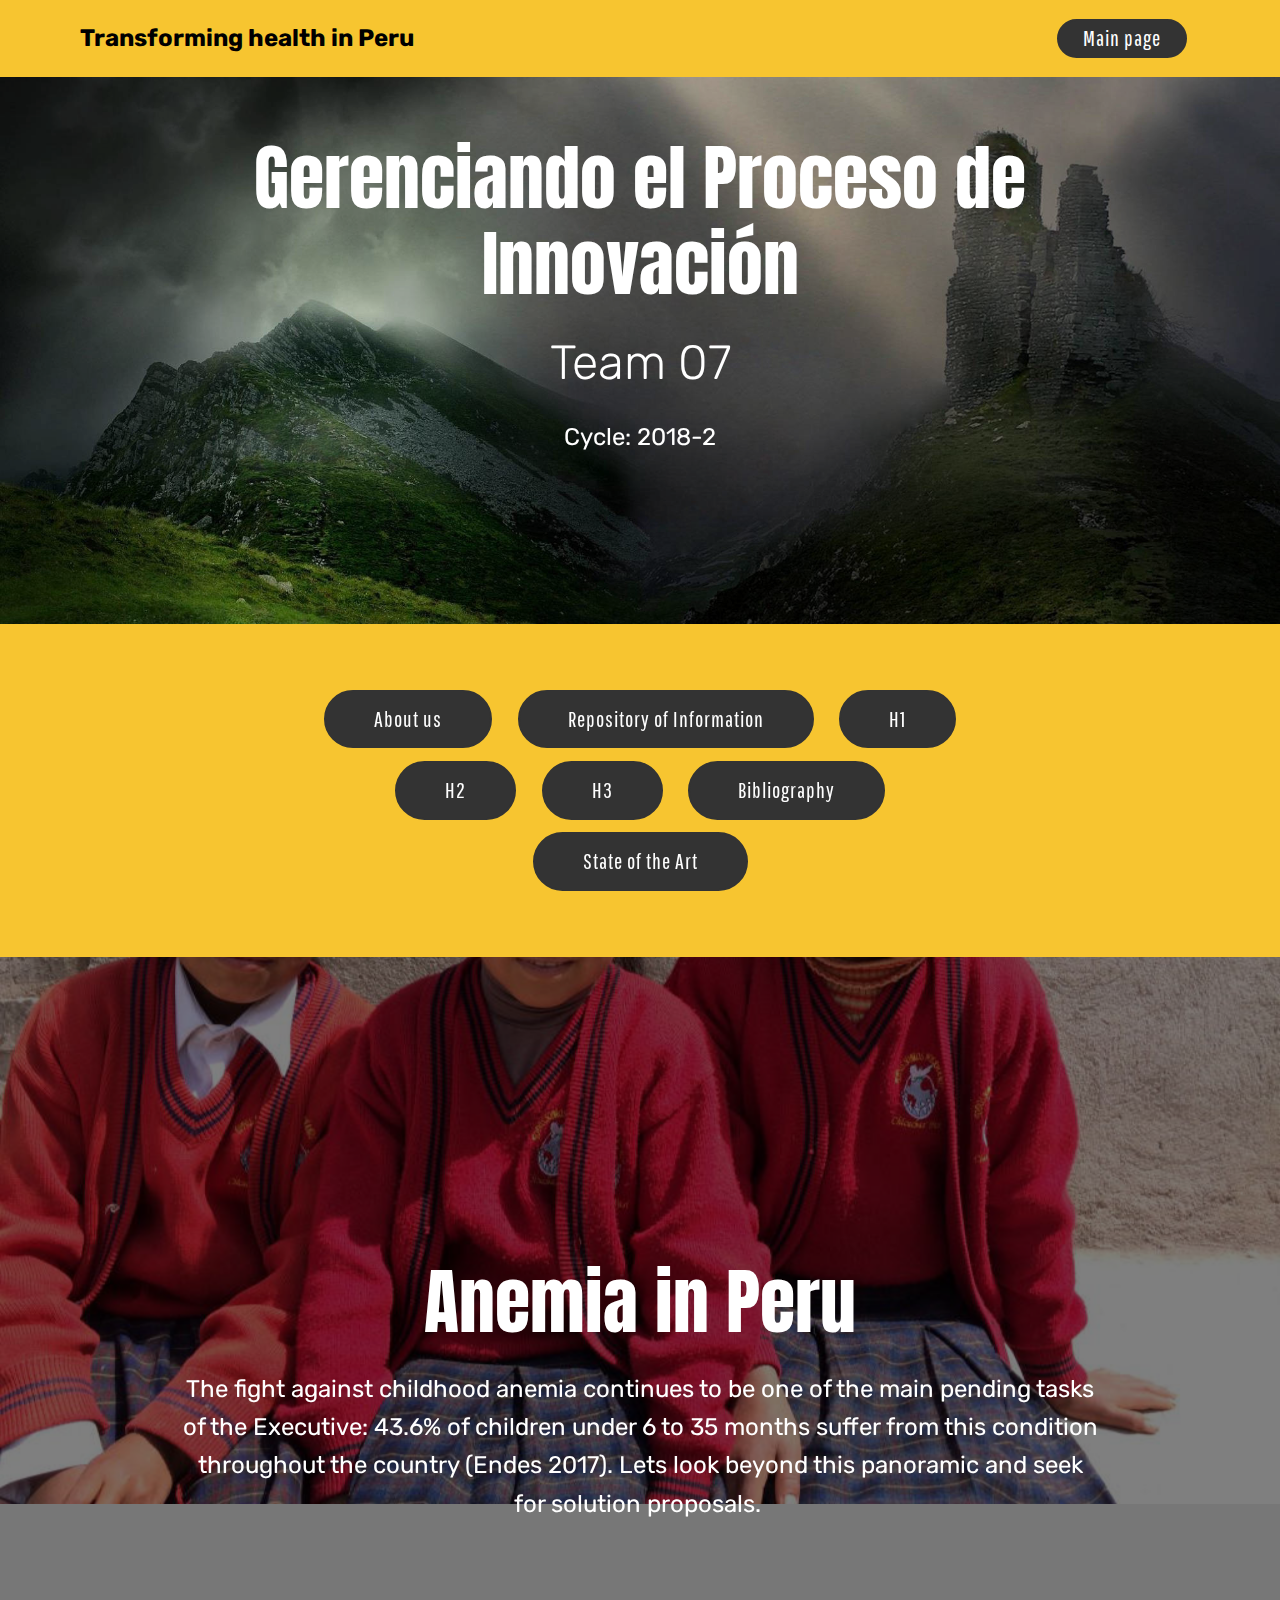
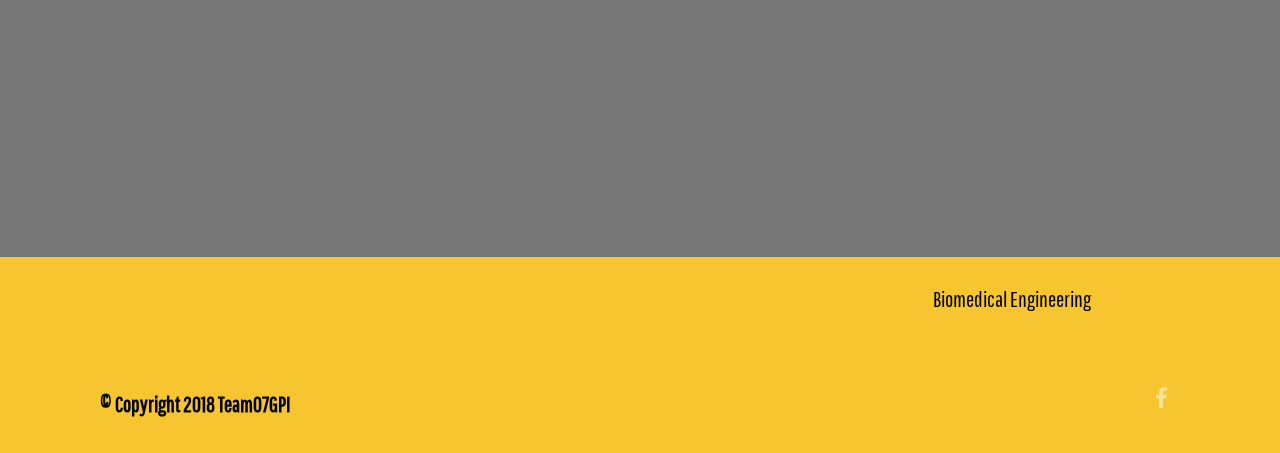
<file: page1.html>
<!DOCTYPE html>
<html >
<head>
  <!-- Site made with Mobirise Website Builder v4.8.3, https://mobirise.com -->
  <meta charset="UTF-8">
  <meta http-equiv="X-UA-Compatible" content="IE=edge">
  <meta name="generator" content="Mobirise v4.8.3, mobirise.com">
  <meta name="viewport" content="width=device-width, initial-scale=1, minimum-scale=1">
  <link rel="shortcut icon" href="assets/images/logo-96x96.png" type="image/x-icon">
  <meta name="description" content="Site Builder Description">
  <title>Página Principal</title>
  <link rel="stylesheet" href="assets/web/assets/mobirise-icons/mobirise-icons.css">
  <link rel="stylesheet" href="assets/tether/tether.min.css">
  <link rel="stylesheet" href="assets/bootstrap/css/bootstrap.min.css">
  <link rel="stylesheet" href="assets/bootstrap/css/bootstrap-grid.min.css">
  <link rel="stylesheet" href="assets/bootstrap/css/bootstrap-reboot.min.css">
  <link rel="stylesheet" href="assets/socicon/css/styles.css">
  <link rel="stylesheet" href="assets/dropdown/css/style.css">
  <link rel="stylesheet" href="assets/theme/css/style.css">
  <link rel="stylesheet" href="assets/mobirise/css/mbr-additional.css" type="text/css">
  
  
  
</head>
<body>
  <section class="menu cid-qTkzRZLJNu" once="menu" id="menu1-1j">

    

    <nav class="navbar navbar-expand beta-menu navbar-dropdown align-items-center navbar-fixed-top navbar-toggleable-sm">
        <button class="navbar-toggler navbar-toggler-right" type="button" data-toggle="collapse" data-target="#navbarSupportedContent" aria-controls="navbarSupportedContent" aria-expanded="false" aria-label="Toggle navigation">
            <div class="hamburger">
                <span></span>
                <span></span>
                <span></span>
                <span></span>
            </div>
        </button>
        <div class="menu-logo">
            <div class="navbar-brand">
                
                <span class="navbar-caption-wrap"><a class="navbar-caption text-black display-5" href="https://mobirise.com">Transforming health in Peru</a></span>
            </div>
        </div>
        <div class="collapse navbar-collapse" id="navbarSupportedContent">
            <ul class="navbar-nav nav-dropdown" data-app-modern-menu="true"><li class="nav-item">
                    <a class="nav-link link text-white display-4" href="https://mobirise.com">
                        </a>
                </li></ul>
            <div class="navbar-buttons mbr-section-btn"><a class="btn btn-sm btn-black display-4" href="page1.html">Main page</a></div>
        </div>
    </nav>
</section>

<section class="engine"><a href="https://mobiri.se/r">free bootstrap template</a></section><section class="header1 cid-r5zNmzaMts mbr-parallax-background" id="header1-1k">

    

    <div class="mbr-overlay" style="opacity: 0.2; background-color: rgb(0, 0, 0);">
    </div>

    <div class="container">
        <div class="row justify-content-md-center">
            <div class="mbr-white col-md-10">
                <h1 class="mbr-section-title align-center mbr-bold pb-3 mbr-fonts-style display-1"><span style="font-weight: normal;">
                    Gerenciando el Proceso de Innovación</span></h1>
                <h3 class="mbr-section-subtitle align-center mbr-light pb-3 mbr-fonts-style display-2">Team 07</h3>
                <p class="mbr-text align-center pb-3 mbr-fonts-style display-5">Cycle: 2018-2</p>
                
            </div>
        </div>
    </div>

</section>

<section class="mbr-section content8 cid-r5A1tZucty" id="content8-1v">

    

    <div class="container">
        <div class="media-container-row title">
            <div class="col-12 col-md-8">
                <div class="mbr-section-btn align-center"><a class="btn btn-black display-4" href="page2.html">About us</a>
                    <a class="btn btn-black display-4" href="page6.html">Repository of Information</a> <a class="btn btn-black display-4" href="index.html">H1</a> <a class="btn btn-black display-4" href="page4.html">H2</a> <a class="btn btn-black display-4" href="https://mobirise.com">H3</a> <a class="btn btn-black display-4" href="page3.html">Bibliography</a> <a class="btn btn-black display-4" href="page5.html">State of the Art</a></div>
            </div>
        </div>
    </div>
</section>

<section class="header1 cid-r5zWX681hQ mbr-fullscreen mbr-parallax-background" id="header1-1s">

    

    <div class="mbr-overlay" style="opacity: 0.5; background-color: rgb(0, 0, 0);">
    </div>

    <div class="container">
        <div class="row justify-content-md-center">
            <div class="mbr-white col-md-10">
                <h1 class="mbr-section-title align-center mbr-bold pb-3 mbr-fonts-style display-1"><span style="font-weight: normal;">Anemia in Peru</span></h1>
                
                <p class="mbr-text align-center pb-3 mbr-fonts-style display-5">
                    The fight against childhood anemia continues to be one of the main pending tasks of the Executive: 43.6% of children under 6 to 35 months suffer from this condition throughout the country (Endes 2017). Lets look beyond this panoramic and seek for solution proposals.&nbsp;</p>
                
            </div>
        </div>
    </div>

</section>

<section class="cid-r5zXKLynuE" id="footer1-1t">

    

    

    <div class="container">
        <div class="media-container-row content text-white">
            <div class="col-12 col-md-3">
                <div class="media-wrap">
                    <a href="https://mobirise.com/">
                        <img src="assets/images/logo2.png" alt="Mobirise" title="">
                    </a>
                </div>
            </div>
            <div class="col-12 col-md-3 mbr-fonts-style display-7">
                <h5 class="pb-3"></h5>
                <p class="mbr-text"></p>
            </div>
            <div class="col-12 col-md-3 mbr-fonts-style display-7">
                <h5 class="pb-3"></h5>
                <p class="mbr-text"></p>
            </div>
            <div class="col-12 col-md-3 mbr-fonts-style display-4">
                <h5 class="pb-3"></h5>
                <p class="mbr-text">Biomedical Engineering</p>
            </div>
        </div>
        <div class="footer-lower">
            <div class="media-container-row">
                <div class="col-sm-12">
                    <hr>
                </div>
            </div>
            <div class="media-container-row mbr-white">
                <div class="col-sm-6 copyright">
                    <p class="mbr-text mbr-fonts-style display-4"><strong>
                        © Copyright 2018 Team07GPI</strong></p>
                </div>
                <div class="col-md-6">
                    <div class="social-list align-right">
                        <div class="soc-item">
                            <a href="https://twitter.com/mobirise" target="_blank">
                                <span class="mbr-iconfont mbr-iconfont-social socicon-facebook socicon"></span>
                            </a>
                        </div>
                        
                        
                        
                        
                        
                    </div>
                </div>
            </div>
        </div>
    </div>
</section>


  <script src="assets/web/assets/jquery/jquery.min.js"></script>
  <script src="assets/popper/popper.min.js"></script>
  <script src="assets/tether/tether.min.js"></script>
  <script src="assets/bootstrap/js/bootstrap.min.js"></script>
  <script src="assets/dropdown/js/script.min.js"></script>
  <script src="assets/touchswipe/jquery.touch-swipe.min.js"></script>
  <script src="assets/parallax/jarallax.min.js"></script>
  <script src="assets/smoothscroll/smooth-scroll.js"></script>
  <script src="assets/theme/js/script.js"></script>
  
  
</body>
</html>
</file>
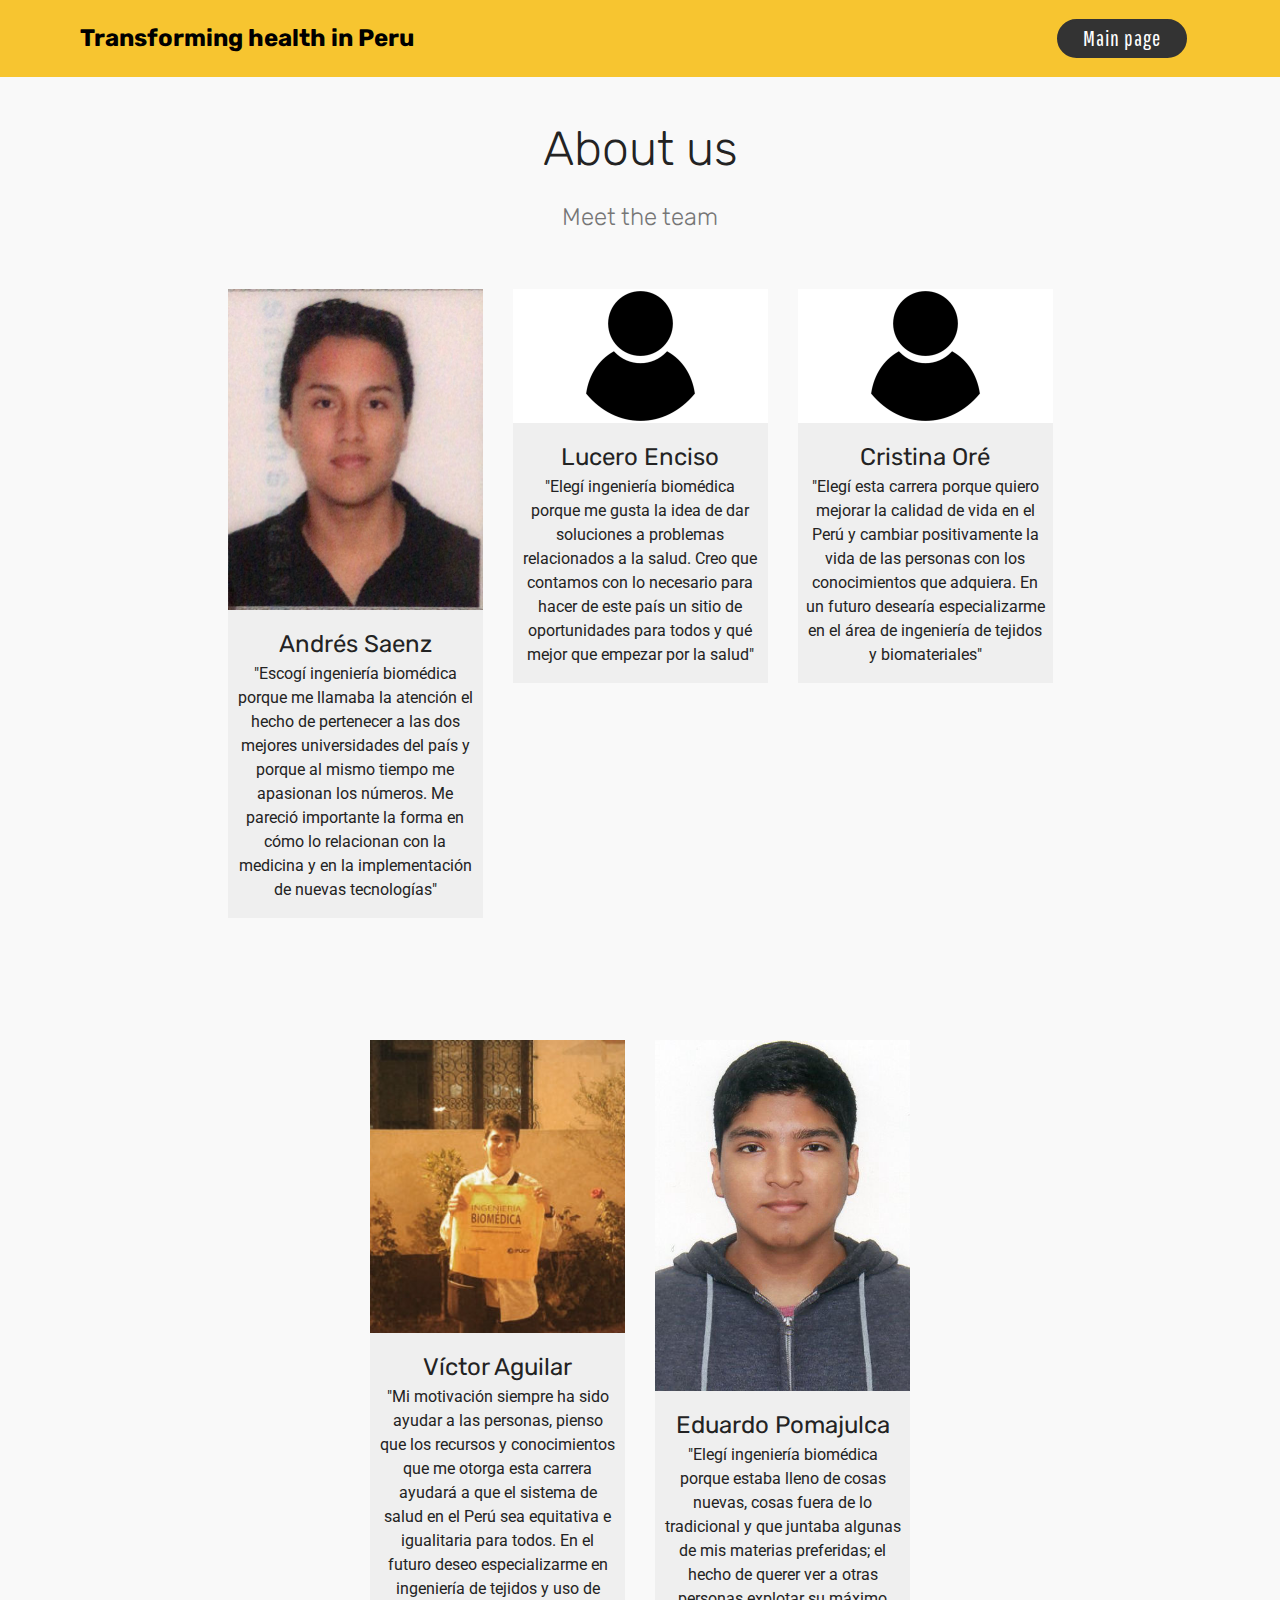
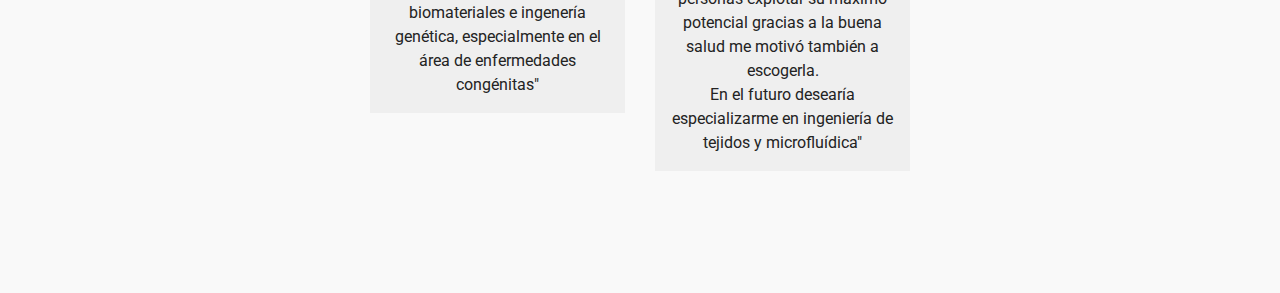
<file: page2.html>
<!DOCTYPE html>
<html >
<head>
  <!-- Site made with Mobirise Website Builder v4.8.3, https://mobirise.com -->
  <meta charset="UTF-8">
  <meta http-equiv="X-UA-Compatible" content="IE=edge">
  <meta name="generator" content="Mobirise v4.8.3, mobirise.com">
  <meta name="viewport" content="width=device-width, initial-scale=1, minimum-scale=1">
  <link rel="shortcut icon" href="assets/images/logo-96x96.png" type="image/x-icon">
  <meta name="description" content="Web Site Maker Description">
  <title>Nosotros</title>
  <link rel="stylesheet" href="assets/tether/tether.min.css">
  <link rel="stylesheet" href="assets/bootstrap/css/bootstrap.min.css">
  <link rel="stylesheet" href="assets/bootstrap/css/bootstrap-grid.min.css">
  <link rel="stylesheet" href="assets/bootstrap/css/bootstrap-reboot.min.css">
  <link rel="stylesheet" href="assets/dropdown/css/style.css">
  <link rel="stylesheet" href="assets/socicon/css/styles.css">
  <link rel="stylesheet" href="assets/theme/css/style.css">
  <link rel="stylesheet" href="assets/mobirise/css/mbr-additional.css" type="text/css">
  
  
  
</head>
<body>
  <section class="menu cid-qTkzRZLJNu" once="menu" id="menu1-3w">

    

    <nav class="navbar navbar-expand beta-menu navbar-dropdown align-items-center navbar-fixed-top navbar-toggleable-sm">
        <button class="navbar-toggler navbar-toggler-right" type="button" data-toggle="collapse" data-target="#navbarSupportedContent" aria-controls="navbarSupportedContent" aria-expanded="false" aria-label="Toggle navigation">
            <div class="hamburger">
                <span></span>
                <span></span>
                <span></span>
                <span></span>
            </div>
        </button>
        <div class="menu-logo">
            <div class="navbar-brand">
                
                <span class="navbar-caption-wrap"><a class="navbar-caption text-black display-5" href="https://mobirise.com">Transforming health in Peru</a></span>
            </div>
        </div>
        <div class="collapse navbar-collapse" id="navbarSupportedContent">
            <ul class="navbar-nav nav-dropdown" data-app-modern-menu="true"><li class="nav-item">
                    <a class="nav-link link text-white display-4" href="https://mobirise.com">
                        </a>
                </li></ul>
            <div class="navbar-buttons mbr-section-btn"><a class="btn btn-sm btn-black display-4" href="page1.html">Main page</a></div>
        </div>
    </nav>
</section>

<section class="engine"><a href="https://mobiri.se/i">site creation software</a></section><section class="features16 cid-r62ygvIjON" id="features16-3y">
    
    
    
    <div class="container align-center">
        <h2 class="pb-3 mbr-fonts-style mbr-section-title display-2">
            About us</h2>
        <h3 class="pb-5 mbr-section-subtitle mbr-fonts-style mbr-light display-5">Meet the team</h3>
        <div class="row media-row">
            
        <div class="team-item col-lg-3 col-md-6">
                <div class="item-image">
                    <img src="assets/images/andres-510x643.jpg" alt="" title="">
                </div>
                <div class="item-caption py-3">
                    <div class="item-name px-2">
                        <p class="mbr-fonts-style display-5">
                           Andrés Saenz</p>
                    </div>
                    <div class="item-role px-2">
                        <p>"Escogí ingeniería biomédica porque me llamaba la atención el hecho de pertenecer a las dos mejores universidades del país y porque al mismo tiempo me apasionan los números. Me pareció importante la forma en cómo lo relacionan con la medicina y en la implementación de nuevas tecnologías"</p>
                    </div>
                    
                </div>
            </div><div class="team-item col-lg-3 col-md-6">
                <div class="item-image">
                    <img src="assets/images/usuario-510x268.png" alt="" title="">
                </div>
                <div class="item-caption py-3">
                    <div class="item-name px-2">
                        <p class="mbr-fonts-style display-5">
                           Lucero Enciso</p>
                    </div>
                    <div class="item-role px-2">
                        <p>"Elegí ingeniería biomédica porque me gusta la idea de dar soluciones a problemas relacionados a la salud. Creo que contamos con lo necesario para hacer de este país un sitio de oportunidades para todos y qué mejor que empezar por la salud"</p>
                    </div>
                    
                </div>
            </div><div class="team-item col-lg-3 col-md-6">
                <div class="item-image">
                    <img src="assets/images/usuario-510x268.png" alt="" title="">
                </div>
                <div class="item-caption py-3">
                    <div class="item-name px-2">
                        <p class="mbr-fonts-style display-5">
                           Cristina Oré</p>
                    </div>
                    <div class="item-role px-2">
                        <p>"Elegí esta carrera porque quiero mejorar la calidad de vida en el Perú y cambiar positivamente la vida de las personas con los conocimientos que adquiera. En un futuro desearía especializarme en el área de ingeniería de tejidos y biomateriales"</p>
                    </div>
                    
                </div>
            </div></div>    
    </div>
</section>

<section class="features16 cid-r62A9ZKSry" id="features16-3z">
    
    
    
    <div class="container align-center">
        
        
        <div class="row media-row">
            
        <div class="team-item col-lg-3 col-md-6">
                <div class="item-image">
                    <img src="assets/images/victor-510x510.jpg" alt="" title="">
                </div>
                <div class="item-caption py-3">
                    <div class="item-name px-2">
                        <p class="mbr-fonts-style display-5">
                           Víctor Aguilar</p>
                    </div>
                    <div class="item-role px-2">
                        <p>"Mi motivación siempre ha sido ayudar a las personas, pienso que los recursos y conocimientos que me otorga esta carrera ayudará a que el sistema de salud en el Perú sea equitativa e igualitaria para todos. En el futuro deseo especializarme en ingeniería de tejidos y uso de biomateriales e ingenería genética, especialmente en el área de enfermedades congénitas"</p>
                    </div>
                    
                </div>
            </div><div class="team-item col-lg-3 col-md-6">
                <div class="item-image">
                    <img src="assets/images/eduardo-401x552.jpg" alt="" title="">
                </div>
                <div class="item-caption py-3">
                    <div class="item-name px-2">
                        <p class="mbr-fonts-style display-5">
                           Eduardo Pomajulca</p>
                    </div>
                    <div class="item-role px-2">
                        <p>"Elegí ingeniería biomédica porque estaba lleno de cosas nuevas, cosas fuera de lo tradicional y que juntaba algunas de mis materias preferidas; el hecho de querer ver a otras personas explotar su máximo potencial gracias a la buena salud me motivó también a escogerla.<br>En el futuro desearía especializarme en ingeniería de tejidos y microfluídica"</p>
                    </div>
                    
                </div>
            </div></div>    
    </div>
</section>


  <script src="assets/web/assets/jquery/jquery.min.js"></script>
  <script src="assets/popper/popper.min.js"></script>
  <script src="assets/tether/tether.min.js"></script>
  <script src="assets/bootstrap/js/bootstrap.min.js"></script>
  <script src="assets/smoothscroll/smooth-scroll.js"></script>
  <script src="assets/dropdown/js/script.min.js"></script>
  <script src="assets/touchswipe/jquery.touch-swipe.min.js"></script>
  <script src="assets/theme/js/script.js"></script>
  
  
</body>
</html>
</file>
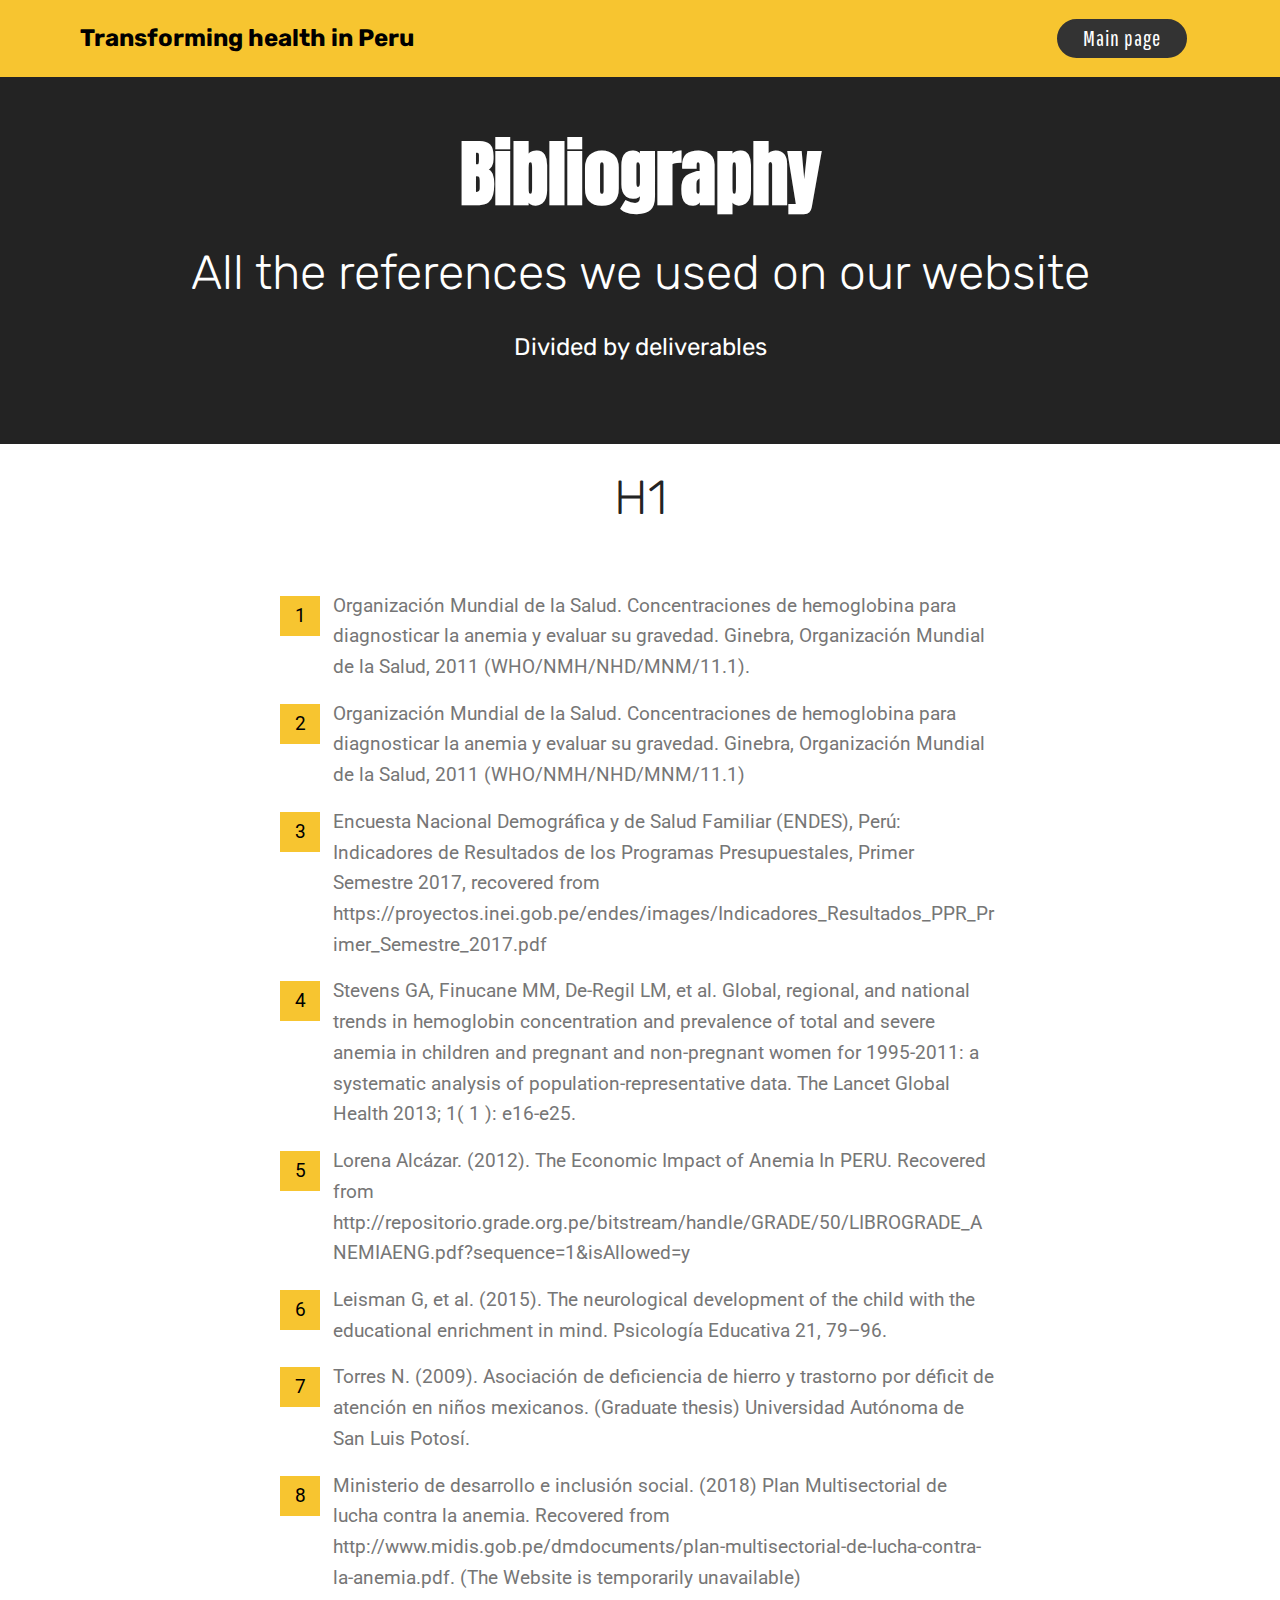
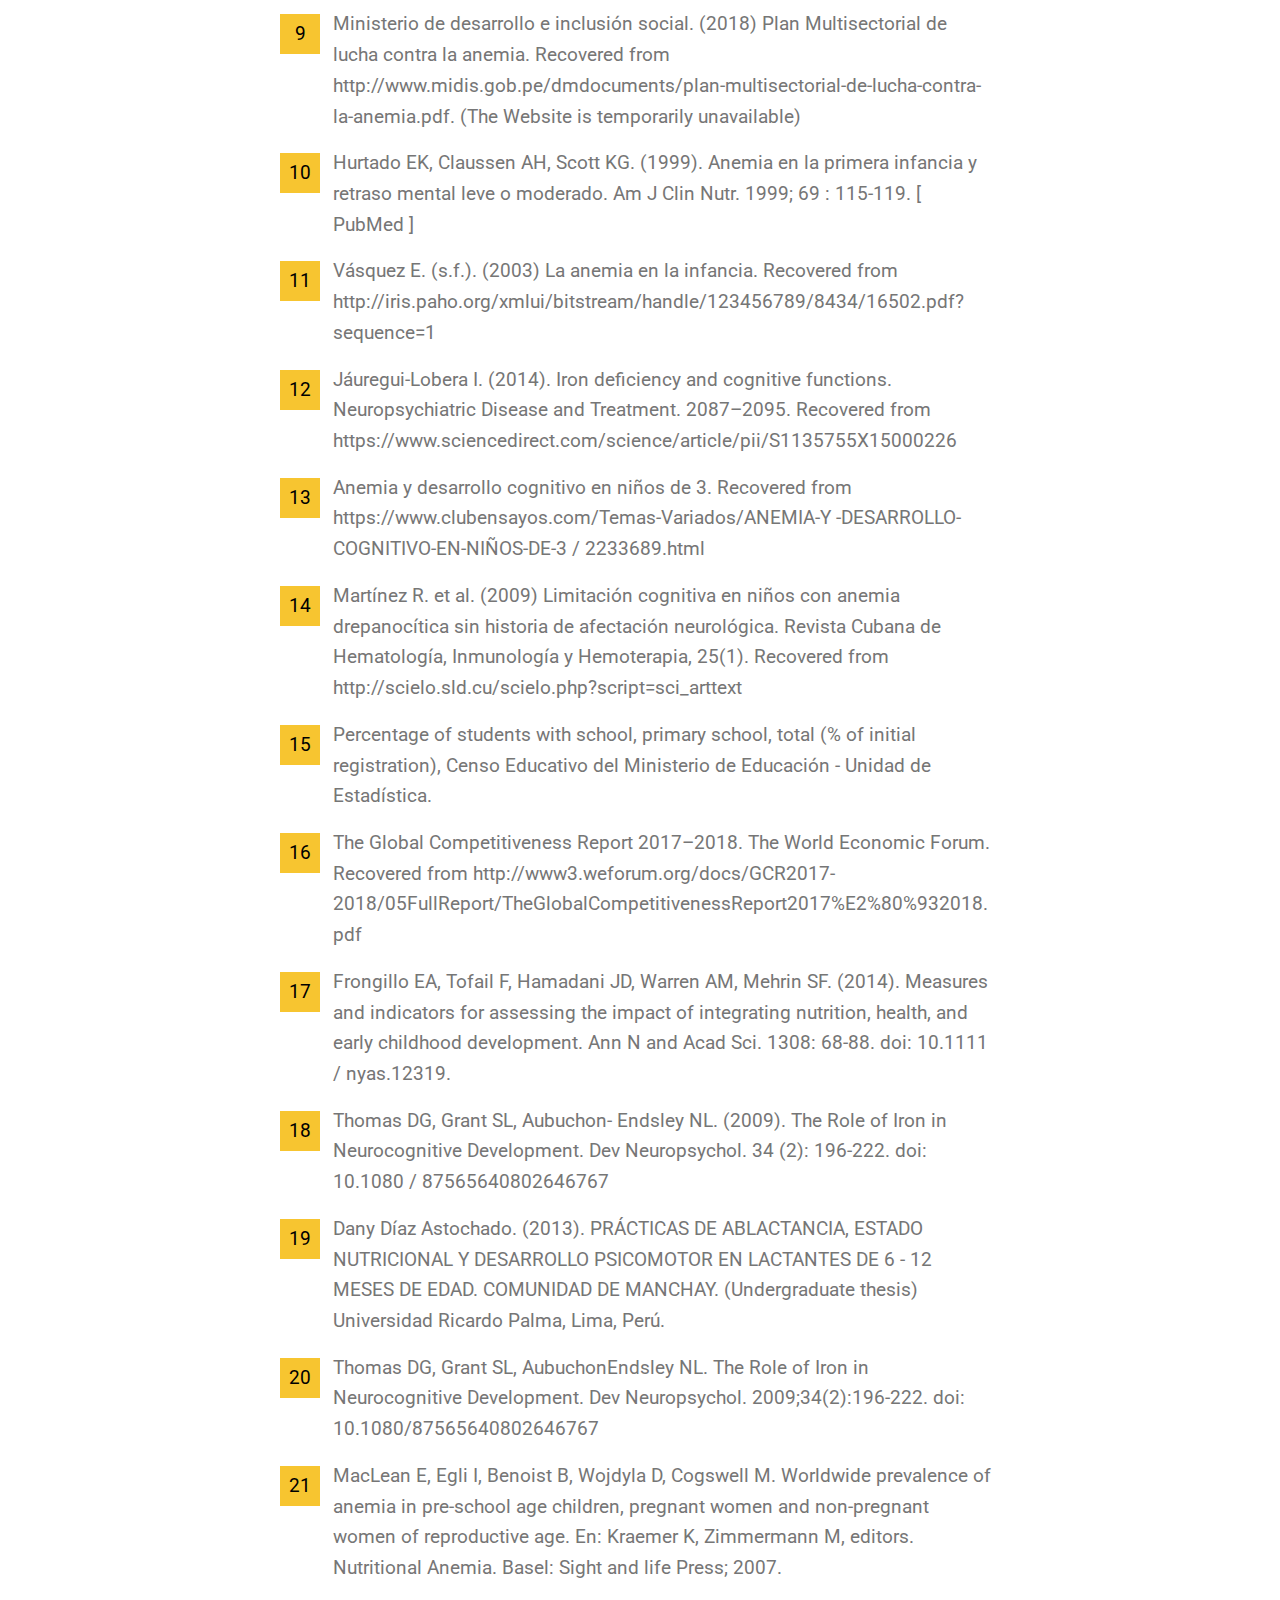
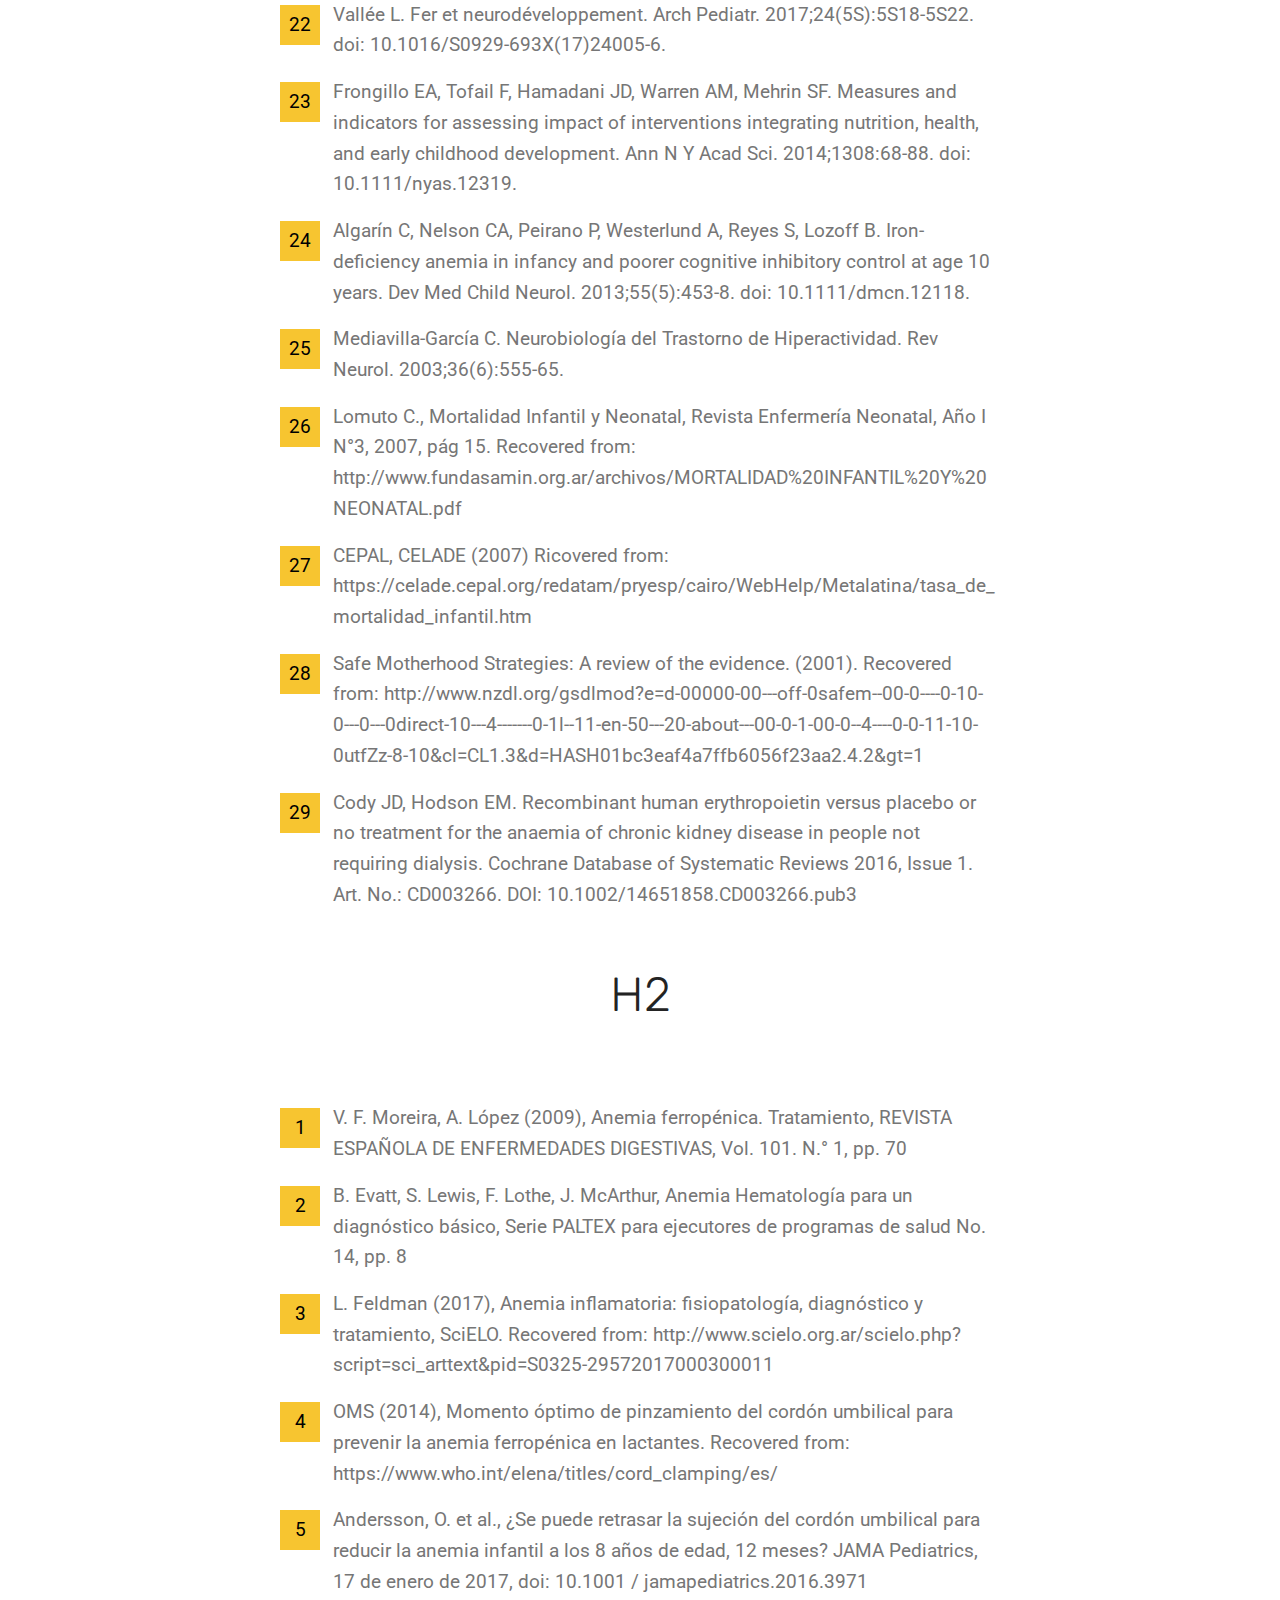
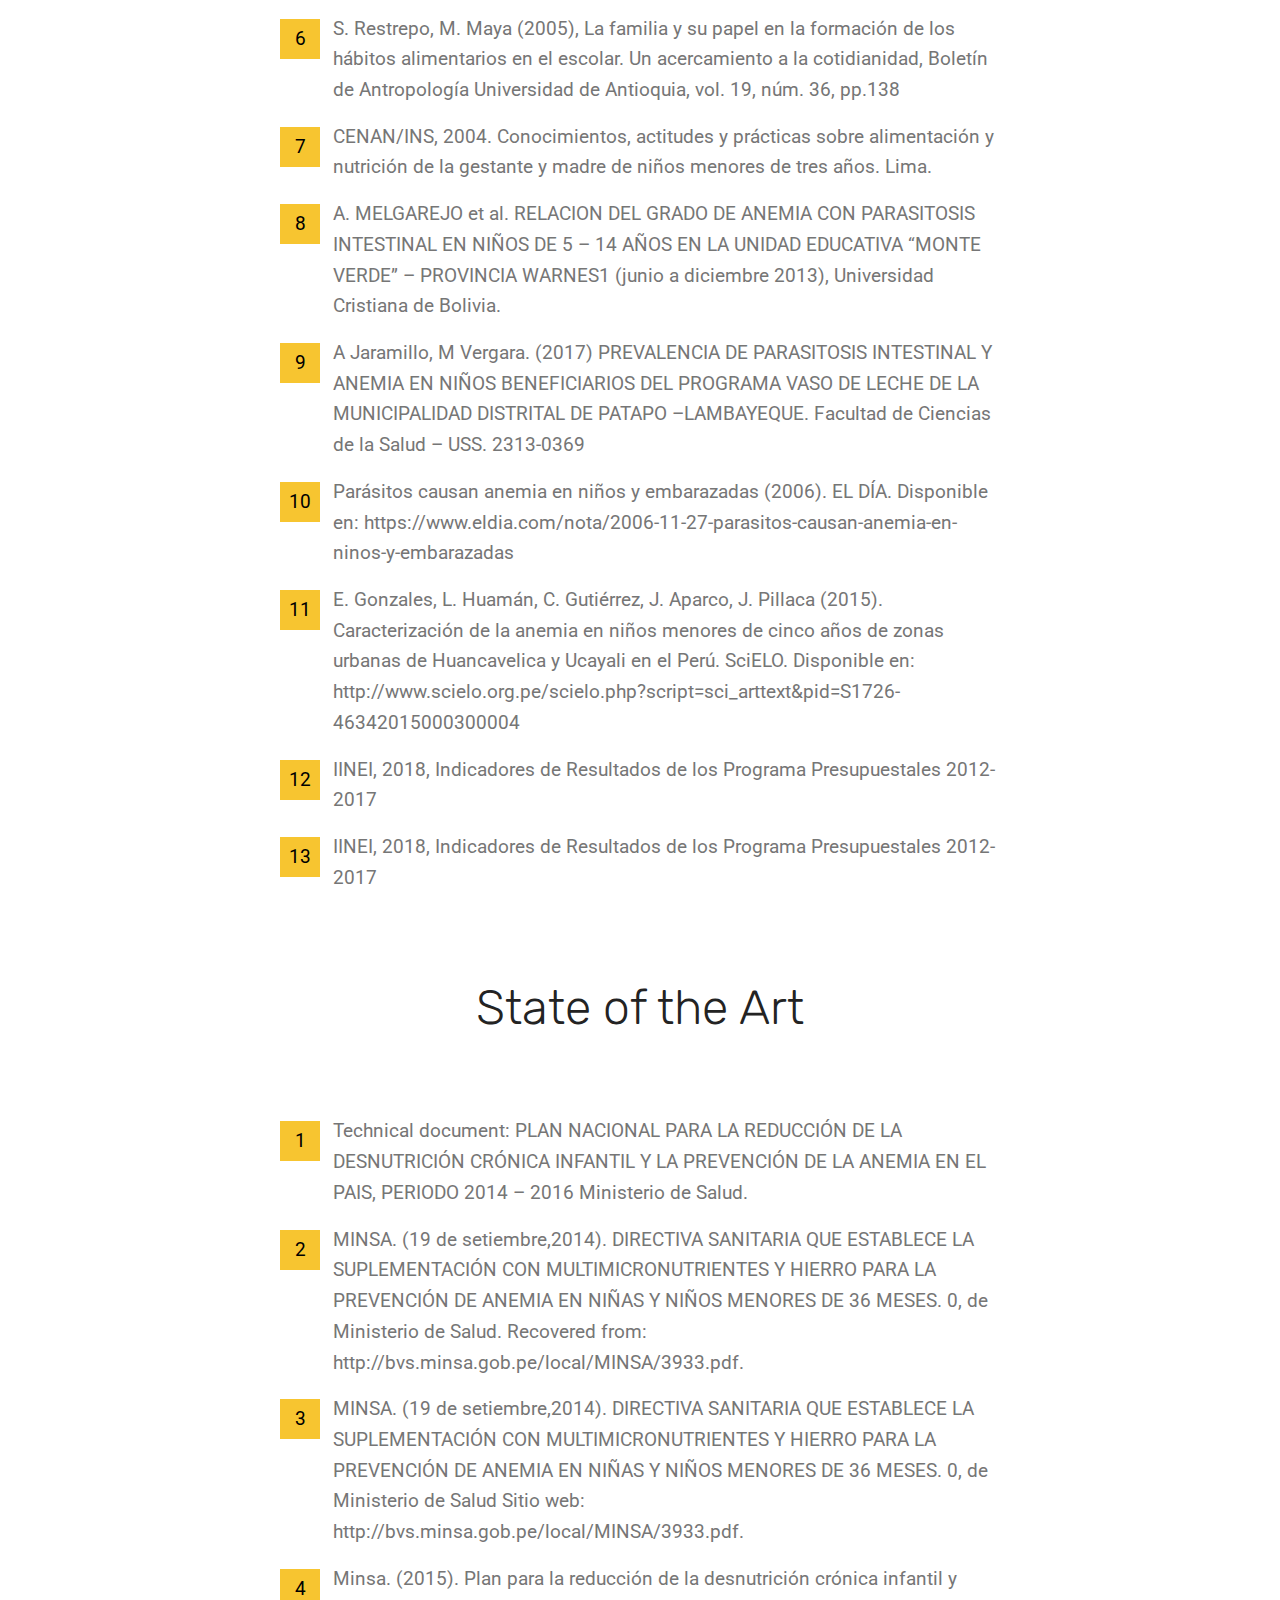
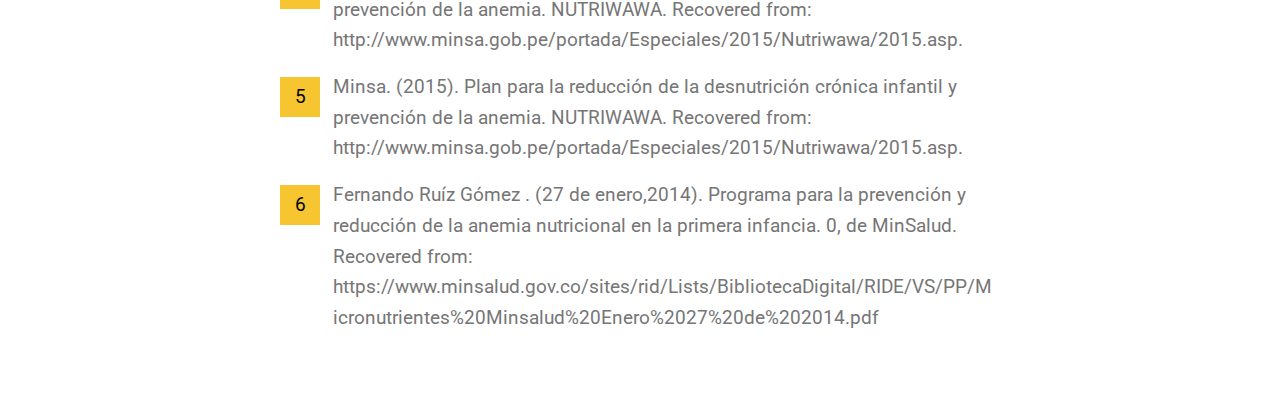
<file: page3.html>
<!DOCTYPE html>
<html >
<head>
  <!-- Site made with Mobirise Website Builder v4.8.3, https://mobirise.com -->
  <meta charset="UTF-8">
  <meta http-equiv="X-UA-Compatible" content="IE=edge">
  <meta name="generator" content="Mobirise v4.8.3, mobirise.com">
  <meta name="viewport" content="width=device-width, initial-scale=1, minimum-scale=1">
  <link rel="shortcut icon" href="assets/images/logo-96x96.png" type="image/x-icon">
  <meta name="description" content="Web Site Builder Description">
  <title>Bibliografía</title>
  <link rel="stylesheet" href="assets/web/assets/mobirise-icons/mobirise-icons.css">
  <link rel="stylesheet" href="assets/tether/tether.min.css">
  <link rel="stylesheet" href="assets/bootstrap/css/bootstrap.min.css">
  <link rel="stylesheet" href="assets/bootstrap/css/bootstrap-grid.min.css">
  <link rel="stylesheet" href="assets/bootstrap/css/bootstrap-reboot.min.css">
  <link rel="stylesheet" href="assets/dropdown/css/style.css">
  <link rel="stylesheet" href="assets/theme/css/style.css">
  <link rel="stylesheet" href="assets/mobirise/css/mbr-additional.css" type="text/css">
  
  
  
</head>
<body>
  <section class="menu cid-qTkzRZLJNu" once="menu" id="menu1-40">

    

    <nav class="navbar navbar-expand beta-menu navbar-dropdown align-items-center navbar-fixed-top navbar-toggleable-sm">
        <button class="navbar-toggler navbar-toggler-right" type="button" data-toggle="collapse" data-target="#navbarSupportedContent" aria-controls="navbarSupportedContent" aria-expanded="false" aria-label="Toggle navigation">
            <div class="hamburger">
                <span></span>
                <span></span>
                <span></span>
                <span></span>
            </div>
        </button>
        <div class="menu-logo">
            <div class="navbar-brand">
                
                <span class="navbar-caption-wrap"><a class="navbar-caption text-black display-5" href="https://mobirise.com">Transforming health in Peru</a></span>
            </div>
        </div>
        <div class="collapse navbar-collapse" id="navbarSupportedContent">
            <ul class="navbar-nav nav-dropdown" data-app-modern-menu="true"><li class="nav-item">
                    <a class="nav-link link text-white display-4" href="https://mobirise.com">
                        </a>
                </li></ul>
            <div class="navbar-buttons mbr-section-btn"><a class="btn btn-sm btn-black display-4" href="page1.html">Main page</a></div>
        </div>
    </nav>
</section>

<section class="engine"><a href="https://mobiri.se/m">web design templates</a></section><section class="header1 cid-r79rp927zF" id="header1-41">

    

    

    <div class="container">
        <div class="row justify-content-md-center">
            <div class="mbr-white col-md-10">
                <h1 class="mbr-section-title align-center mbr-bold pb-3 mbr-fonts-style display-1">
                    <br>Bibliography</h1>
                <h3 class="mbr-section-subtitle align-center mbr-light pb-3 mbr-fonts-style display-2">
                    All the references we used on our website</h3>
                <p class="mbr-text align-center pb-3 mbr-fonts-style display-5">
                    Divided by deliverables</p>
                
            </div>
        </div>
    </div>

</section>

<section class="mbr-section content4 cid-r79uQOUksY" id="content4-44">

    

    <div class="container">
        <div class="media-container-row">
            <div class="title col-12 col-md-8">
                <h2 class="align-center pb-3 mbr-fonts-style display-2">H1</h2>
                
                
            </div>
        </div>
    </div>
</section>

<section class="mbr-section article content11 cid-r79sZUxn3P" id="content11-43">
     

    <div class="container">
        <div class="media-container-row">
            <div class="mbr-text counter-container col-12 col-md-8 mbr-fonts-style display-7">
                <ol>
                    <li>Organización Mundial de la Salud. Concentraciones de hemoglobina para diagnosticar la anemia y evaluar su gravedad. Ginebra, Organización Mundial de la Salud, 2011 (WHO/NMH/NHD/MNM/11.1).</li>
                    <li>Organización Mundial de la Salud. Concentraciones de hemoglobina para diagnosticar la anemia y evaluar su gravedad. Ginebra, Organización Mundial de la Salud, 2011 (WHO/NMH/NHD/MNM/11.1)</li>
                    <li>Encuesta Nacional Demográfica y de Salud Familiar (ENDES), Perú: Indicadores de Resultados de los Programas Presupuestales, Primer Semestre 2017, recovered from https://proyectos.inei.gob.pe/endes/images/Indicadores_Resultados_PPR_Primer_Semestre_2017.pdf</li><li>Stevens GA, Finucane MM, De-Regil LM, et al. Global, regional, and national trends in hemoglobin concentration and prevalence of total and severe anemia in children and pregnant and non-pregnant women for 1995-2011: a systematic analysis of population-representative data. The Lancet Global Health 2013; 1( 1 ): e16-e25.</li><li>Lorena Alcázar. (2012). The Economic Impact of Anemia In PERU. Recovered from http://repositorio.grade.org.pe/bitstream/handle/GRADE/50/LIBROGRADE_ANEMIAENG.pdf?sequence=1&amp;isAllowed=y
</li><li>Leisman G, et al. (2015). The neurological development of the child with the educational enrichment in mind. Psicología Educativa 21, 79–96.
</li><li>Torres N. (2009). Asociación de deficiencia de hierro y trastorno por déficit de atención en niños mexicanos. (Graduate thesis) Universidad Autónoma de San Luis Potosí.</li><li>Ministerio de desarrollo e inclusión social. (2018) Plan Multisectorial de lucha contra la anemia. Recovered from http://www.midis.gob.pe/dmdocuments/plan-multisectorial-de-lucha-contra-la-anemia.pdf. (The Website is temporarily unavailable)
</li><li>Ministerio de desarrollo e inclusión social. (2018) Plan Multisectorial de lucha contra la anemia. Recovered from http://www.midis.gob.pe/dmdocuments/plan-multisectorial-de-lucha-contra-la-anemia.pdf. (The Website is temporarily unavailable)
</li><li>Hurtado EK, Claussen AH, Scott KG. (1999). Anemia en la primera infancia y retraso mental leve o moderado. Am J Clin Nutr. 1999; 69 : 115-119. [ PubMed ]
</li><li>Vásquez E. (s.f.). (2003) La anemia en la infancia. Recovered from http://iris.paho.org/xmlui/bitstream/handle/123456789/8434/16502.pdf?sequence=1</li><li>Jáuregui-Lobera I. (2014). Iron deficiency and cognitive functions. Neuropsychiatric Disease and Treatment. 2087–2095. Recovered from https://www.sciencedirect.com/science/article/pii/S1135755X15000226
</li><li>Anemia y desarrollo cognitivo en niños de 3. Recovered from https://www.clubensayos.com/Temas-Variados/ANEMIA-Y -DESARROLLO-COGNITIVO-EN-NIÑOS-DE-3 / 2233689.html 
</li><li>Martínez R. et al. (2009) Limitación cognitiva en niños con anemia drepanocítica sin historia de afectación neurológica.  Revista Cubana de Hematología, Inmunología y Hemoterapia, 25(1).  Recovered from http://scielo.sld.cu/scielo.php?script=sci_arttext
</li><li>Percentage of students with school, primary school, total (% of initial registration), Censo Educativo del Ministerio de Educación - Unidad de Estadística.&nbsp;</li><li>The Global Competitiveness Report 2017–2018. The World Economic Forum. Recovered from http://www3.weforum.org/docs/GCR2017-2018/05FullReport/TheGlobalCompetitivenessReport2017%E2%80%932018.pdf
</li><li>
Frongillo EA, Tofail F, Hamadani JD, Warren AM, Mehrin SF. (2014). Measures and indicators for assessing the impact of integrating nutrition, health, and early childhood development. Ann N and Acad Sci. 1308: 68-88. doi: 10.1111 / nyas.12319. &nbsp;</li><li>Thomas DG, Grant SL, Aubuchon- Endsley NL. (2009). The Role of Iron in Neurocognitive Development. Dev Neuropsychol. 34 (2): 196-222. doi: 10.1080 / 87565640802646767 
</li><li>Dany Díaz Astochado. (2013). PRÁCTICAS DE ABLACTANCIA, ESTADO NUTRICIONAL Y DESARROLLO PSICOMOTOR EN LACTANTES DE 6 - 12 MESES DE EDAD. COMUNIDAD DE MANCHAY. (Undergraduate thesis) Universidad Ricardo Palma, Lima, Perú.
</li><li>Thomas DG, Grant SL, AubuchonEndsley NL. The Role of Iron in Neurocognitive Development. Dev Neuropsychol. 2009;34(2):196-222. doi: 10.1080/87565640802646767
</li><li>MacLean E, Egli I, Benoist B, Wojdyla D, Cogswell M. Worldwide prevalence of anemia in pre-school age children, pregnant women and non-pregnant women of reproductive age. En: Kraemer K, Zimmermann M, editors. Nutritional Anemia. Basel: Sight and life Press; 2007.
</li><li>Vallée L. Fer et neurodéveloppement. Arch Pediatr. 2017;24(5S):5S18-5S22. doi: 10.1016/S0929-693X(17)24005-6.
</li><li>Frongillo EA, Tofail F, Hamadani JD, Warren AM, Mehrin SF. Measures and indicators for assessing impact of interventions integrating nutrition, health, and early childhood development. Ann N Y Acad Sci. 2014;1308:68-88. doi: 10.1111/nyas.12319.
</li><li>Algarín C, Nelson CA, Peirano P, Westerlund A, Reyes S, Lozoff B. Iron-deficiency anemia in infancy and poorer cognitive inhibitory control at age 10 years. Dev Med Child Neurol. 2013;55(5):453-8. doi: 10.1111/dmcn.12118.</li><li>Mediavilla-García C. Neurobiología del Trastorno de Hiperactividad. Rev Neurol. 2003;36(6):555-65.</li><li>Lomuto C., Mortalidad Infantil y Neonatal, Revista Enfermería Neonatal, Año I N°3, 2007, pág 15. Recovered from: http://www.fundasamin.org.ar/archivos/MORTALIDAD%20INFANTIL%20Y%20NEONATAL.pdf
</li><li>CEPAL, CELADE (2007) Ricovered from:
 https://celade.cepal.org/redatam/pryesp/cairo/WebHelp/Metalatina/tasa_de_mortalidad_infantil.htm&nbsp;</li><li>Safe Motherhood Strategies: A review of the evidence. (2001). Recovered from: http://www.nzdl.org/gsdlmod?e=d-00000-00---off-0safem--00-0----0-10-0---0---0direct-10---4-------0-1l--11-en-50---20-about---00-0-1-00-0--4----0-0-11-10-0utfZz-8-10&amp;cl=CL1.3&amp;d=HASH01bc3eaf4a7ffb6056f23aa2.4.2&amp;gt=1</li><li>Cody JD, Hodson EM. Recombinant human erythropoietin versus placebo or no treatment for the anaemia of chronic kidney disease in people not requiring dialysis. Cochrane Database of Systematic Reviews 2016, Issue 1. Art. No.: CD003266. DOI: 10.1002/14651858.CD003266.pub3</li></ol><ol><li>
</li>
                </ol>
            </div>
        </div>
    </div>
</section>

<section class="mbr-section content4 cid-r7lksqGml3" id="content4-4w">

    

    <div class="container">
        <div class="media-container-row">
            <div class="title col-12 col-md-8">
                <h2 class="align-center pb-3 mbr-fonts-style display-2">H2</h2>
                
                
            </div>
        </div>
    </div>
</section>

<section class="mbr-section article content11 cid-r7lkB5Y7mQ" id="content11-4x">
     

    <div class="container">
        <div class="media-container-row">
            <div class="mbr-text counter-container col-12 col-md-8 mbr-fonts-style display-7">
                <ol>
                    <li>V. F. Moreira, A. López (2009), Anemia ferropénica. Tratamiento, REVISTA ESPAÑOLA DE ENFERMEDADES DIGESTIVAS, Vol. 101. N.° 1, pp. 70
</li><li>B. Evatt, S. Lewis, F. Lothe, J. McArthur, Anemia Hematología para un diagnóstico básico, Serie PALTEX para ejecutores de programas de salud No. 14, pp. 8
</li><li>L. Feldman (2017), Anemia inflamatoria: fisiopatología, diagnóstico y tratamiento, SciELO. Recovered from:  http://www.scielo.org.ar/scielo.php?script=sci_arttext&amp;pid=S0325-29572017000300011
</li><li>OMS (2014), Momento óptimo de pinzamiento del cordón umbilical para prevenir la anemia ferropénica en lactantes. Recovered from: https://www.who.int/elena/titles/cord_clamping/es/</li><li>Andersson, O. et al.,  ¿Se puede retrasar la sujeción del cordón umbilical para reducir la anemia infantil a los 8 años de edad, 12 meses? JAMA Pediatrics, 17 de enero de 2017, doi: 10.1001 / jamapediatrics.2016.3971</li><li>S. Restrepo, M. Maya (2005), La familia y su papel en la formación de los hábitos alimentarios en el escolar. Un acercamiento a la cotidianidad, Boletín de Antropología Universidad de Antioquia, vol. 19, núm. 36, pp.138</li><li>CENAN/INS, 2004. Conocimientos, actitudes y prácticas sobre alimentación y nutrición de la gestante y madre de
 niños menores de tres años. Lima.</li><li>A. MELGAREJO et al. RELACION DEL GRADO DE ANEMIA CON PARASITOSIS INTESTINAL EN NIÑOS DE 5 – 14 AÑOS EN LA UNIDAD EDUCATIVA “MONTE VERDE” – PROVINCIA WARNES1 (junio a diciembre 2013), Universidad Cristiana de Bolivia.</li><li>A Jaramillo, M Vergara. (2017) PREVALENCIA DE PARASITOSIS INTESTINAL Y ANEMIA EN NIÑOS BENEFICIARIOS DEL PROGRAMA VASO DE LECHE DE LA MUNICIPALIDAD DISTRITAL DE PATAPO –LAMBAYEQUE. Facultad de Ciencias de la Salud – USS. 2313-0369</li><li>Parásitos causan anemia en niños y embarazadas (2006). EL DÍA. Disponible en: https://www.eldia.com/nota/2006-11-27-parasitos-causan-anemia-en-ninos-y-embarazadas</li><li>E. Gonzales, L. Huamán, C. Gutiérrez, J. Aparco, J. Pillaca (2015). Caracterización de la anemia en niños menores de cinco años de zonas urbanas de Huancavelica y Ucayali en el Perú. SciELO. Disponible en: http://www.scielo.org.pe/scielo.php?script=sci_arttext&amp;pid=S1726-46342015000300004</li><li>IINEI, 2018, Indicadores de Resultados de los Programa Presupuestales 2012-2017</li><li>IINEI, 2018, Indicadores de Resultados de los Programa Presupuestales 2012-2017</li>
                </ol>
            </div>
        </div>
    </div>
</section>

<section class="mbr-section content4 cid-r7loYlXF7q" id="content4-4z">

    

    <div class="container">
        <div class="media-container-row">
            <div class="title col-12 col-md-8">
                <h2 class="align-center pb-3 mbr-fonts-style display-2">
                    State of the Art</h2>
                
                
            </div>
        </div>
    </div>
</section>

<section class="mbr-section article content11 cid-r7loWLNhQk" id="content11-4y">
     

    <div class="container">
        <div class="media-container-row">
            <div class="mbr-text counter-container col-12 col-md-8 mbr-fonts-style display-7">
                <ol>
                    <li>Technical document: PLAN NACIONAL PARA LA REDUCCIÓN DE LA DESNUTRICIÓN CRÓNICA INFANTIL Y LA PREVENCIÓN DE LA ANEMIA EN EL PAIS, PERIODO 2014 – 2016 Ministerio de Salud.&nbsp;</li><li>MINSA. (19 de setiembre,2014). DIRECTIVA SANITARIA QUE ESTABLECE LA SUPLEMENTACIÓN CON MULTIMICRONUTRIENTES Y HIERRO PARA LA PREVENCIÓN DE ANEMIA EN NIÑAS Y NIÑOS MENORES DE 36 MESES. 0, de Ministerio de Salud. Recovered from: http://bvs.minsa.gob.pe/local/MINSA/3933.pdf.</li>
                    <li>MINSA. (19 de setiembre,2014). DIRECTIVA SANITARIA QUE ESTABLECE LA SUPLEMENTACIÓN CON MULTIMICRONUTRIENTES Y HIERRO PARA LA PREVENCIÓN DE ANEMIA EN NIÑAS Y NIÑOS MENORES DE 36 MESES. 0, de Ministerio de Salud Sitio web: http://bvs.minsa.gob.pe/local/MINSA/3933.pdf.</li>
                    <li>Minsa. (2015). Plan para la reducción de la desnutrición crónica infantil y prevención de la anemia. NUTRIWAWA. Recovered from: http://www.minsa.gob.pe/portada/Especiales/2015/Nutriwawa/2015.asp.</li><li>Minsa. (2015). Plan para la reducción de la desnutrición crónica infantil y prevención de la anemia. NUTRIWAWA. Recovered from: http://www.minsa.gob.pe/portada/Especiales/2015/Nutriwawa/2015.asp.</li><li>Fernando Ruíz Gómez . (27 de enero,2014). Programa para la prevención y reducción de la anemia nutricional en la primera infancia. 0, de MinSalud. Recovered from: https://www.minsalud.gov.co/sites/rid/Lists/BibliotecaDigital/RIDE/VS/PP/Micronutrientes%20Minsalud%20Enero%2027%20de%202014.pdf</li>
                </ol>
            </div>
        </div>
    </div>
</section>


  <script src="assets/web/assets/jquery/jquery.min.js"></script>
  <script src="assets/popper/popper.min.js"></script>
  <script src="assets/tether/tether.min.js"></script>
  <script src="assets/bootstrap/js/bootstrap.min.js"></script>
  <script src="assets/smoothscroll/smooth-scroll.js"></script>
  <script src="assets/dropdown/js/script.min.js"></script>
  <script src="assets/touchswipe/jquery.touch-swipe.min.js"></script>
  <script src="assets/theme/js/script.js"></script>
  
  
</body>
</html>
</file>
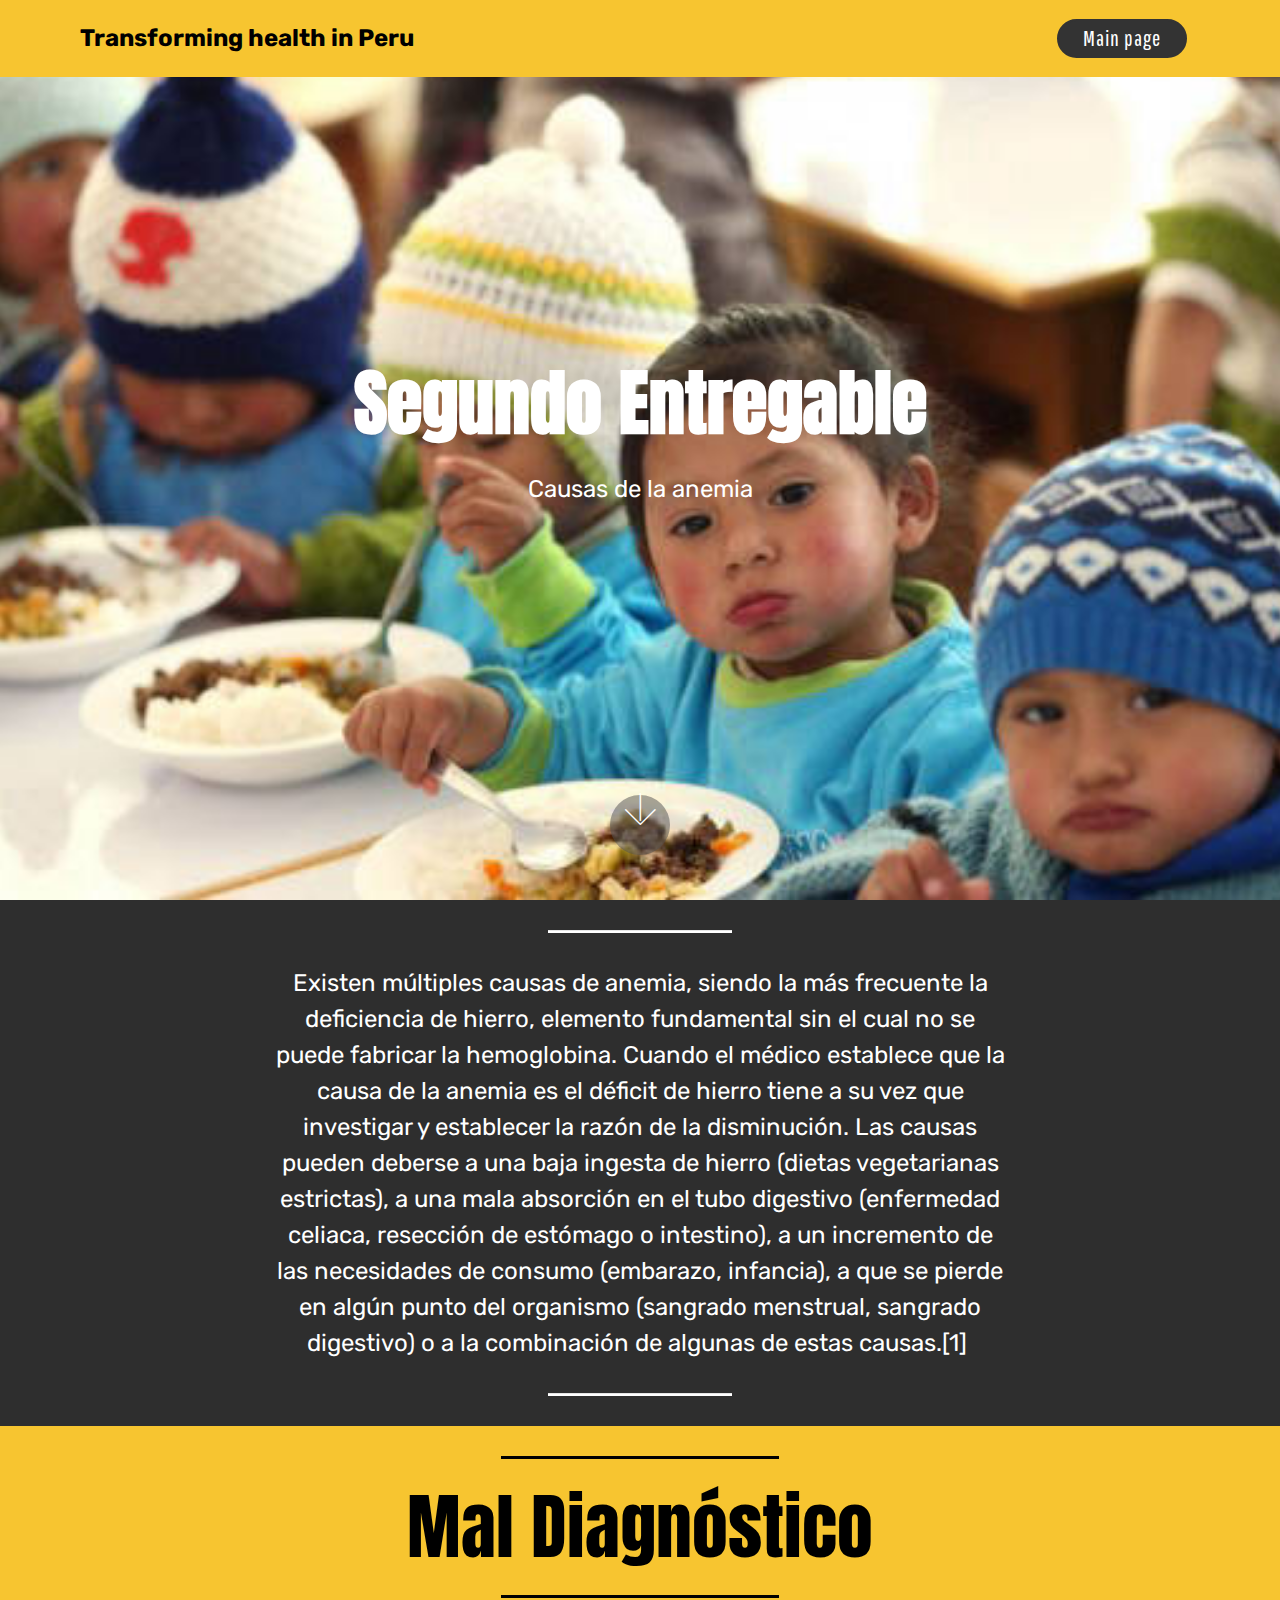
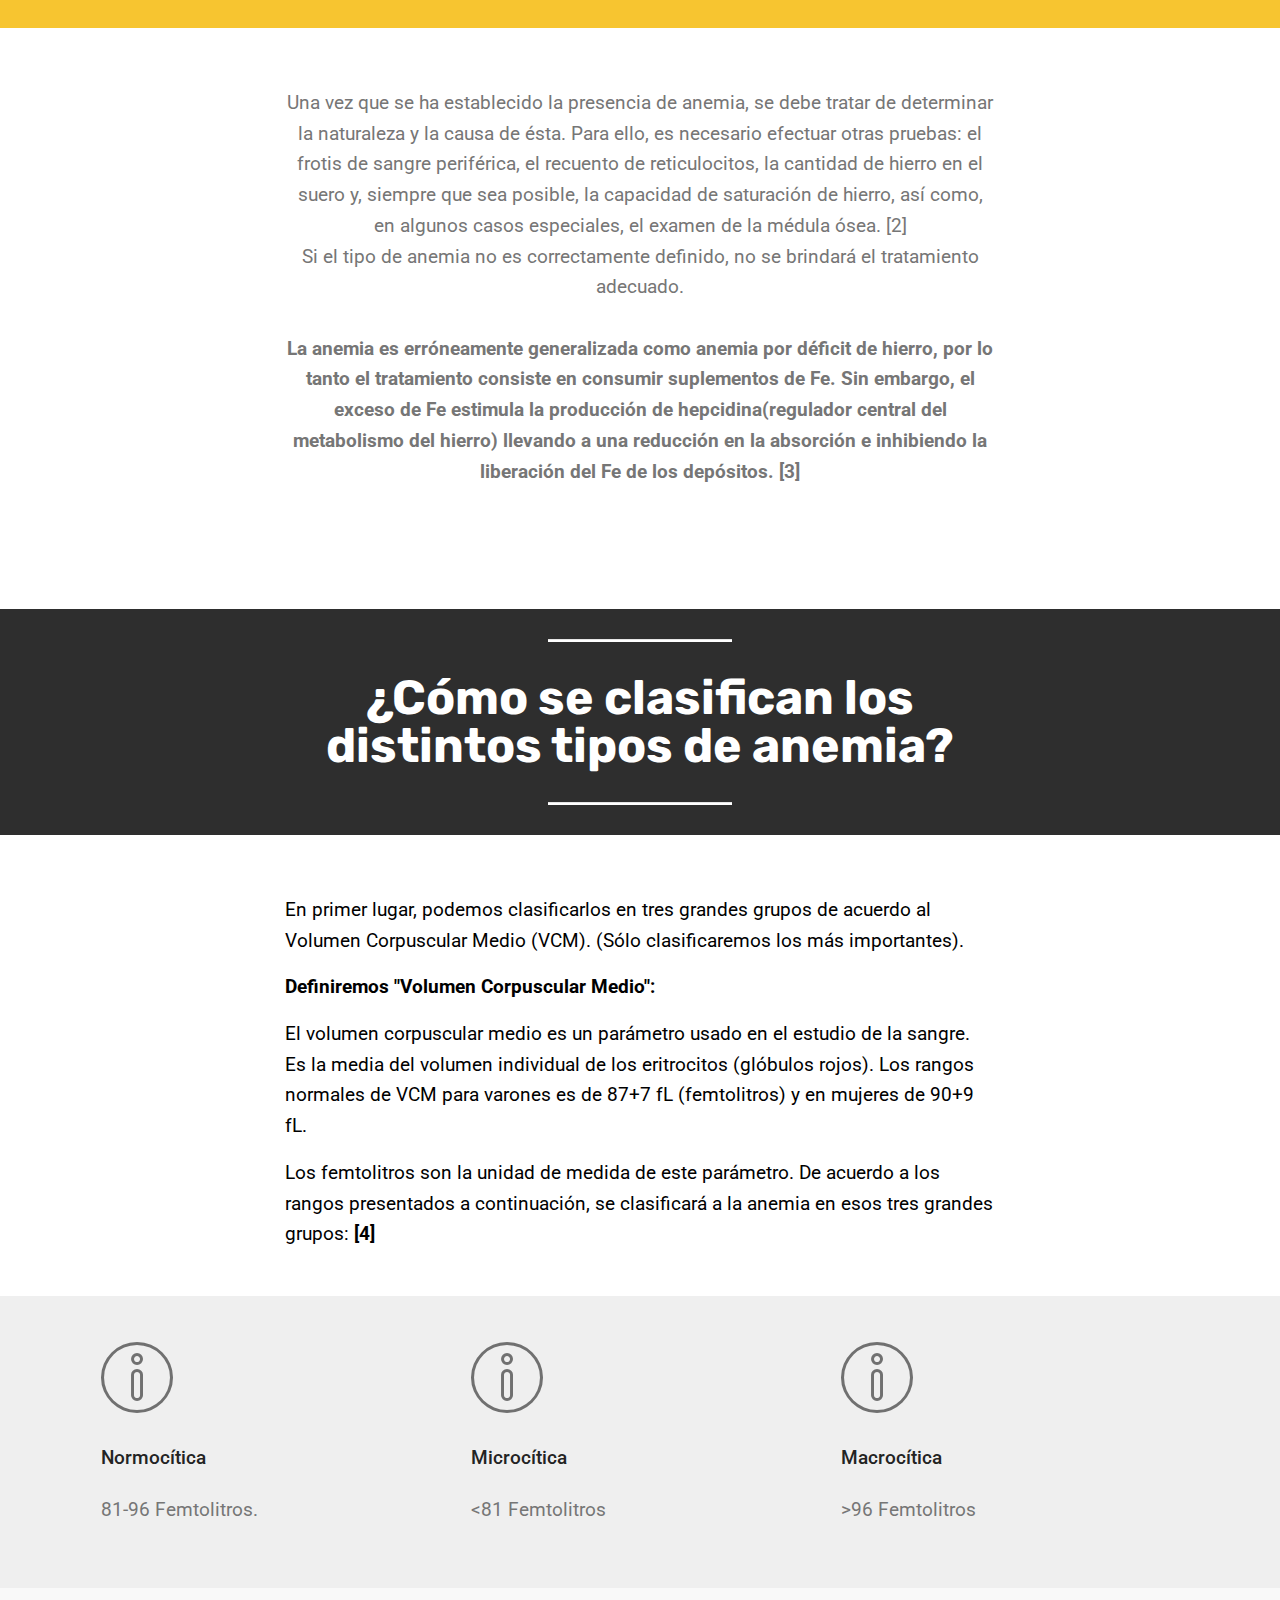
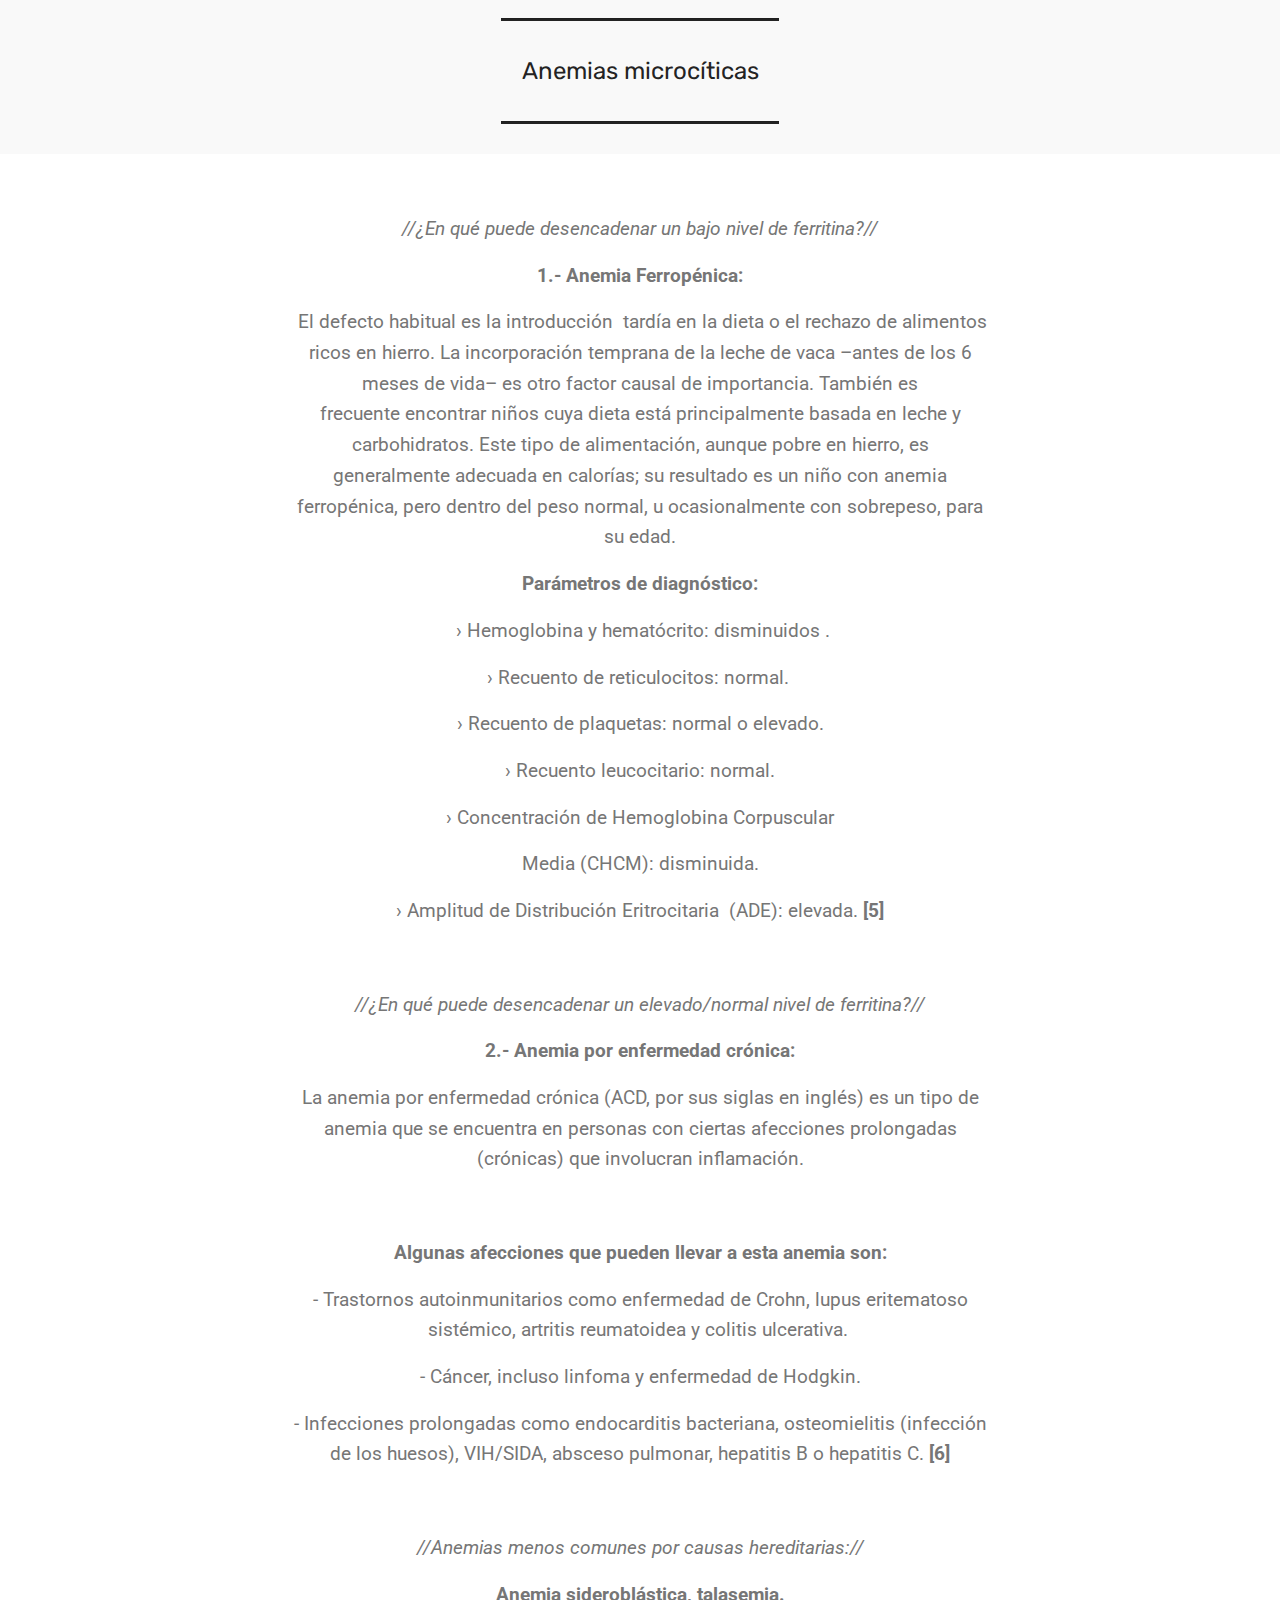
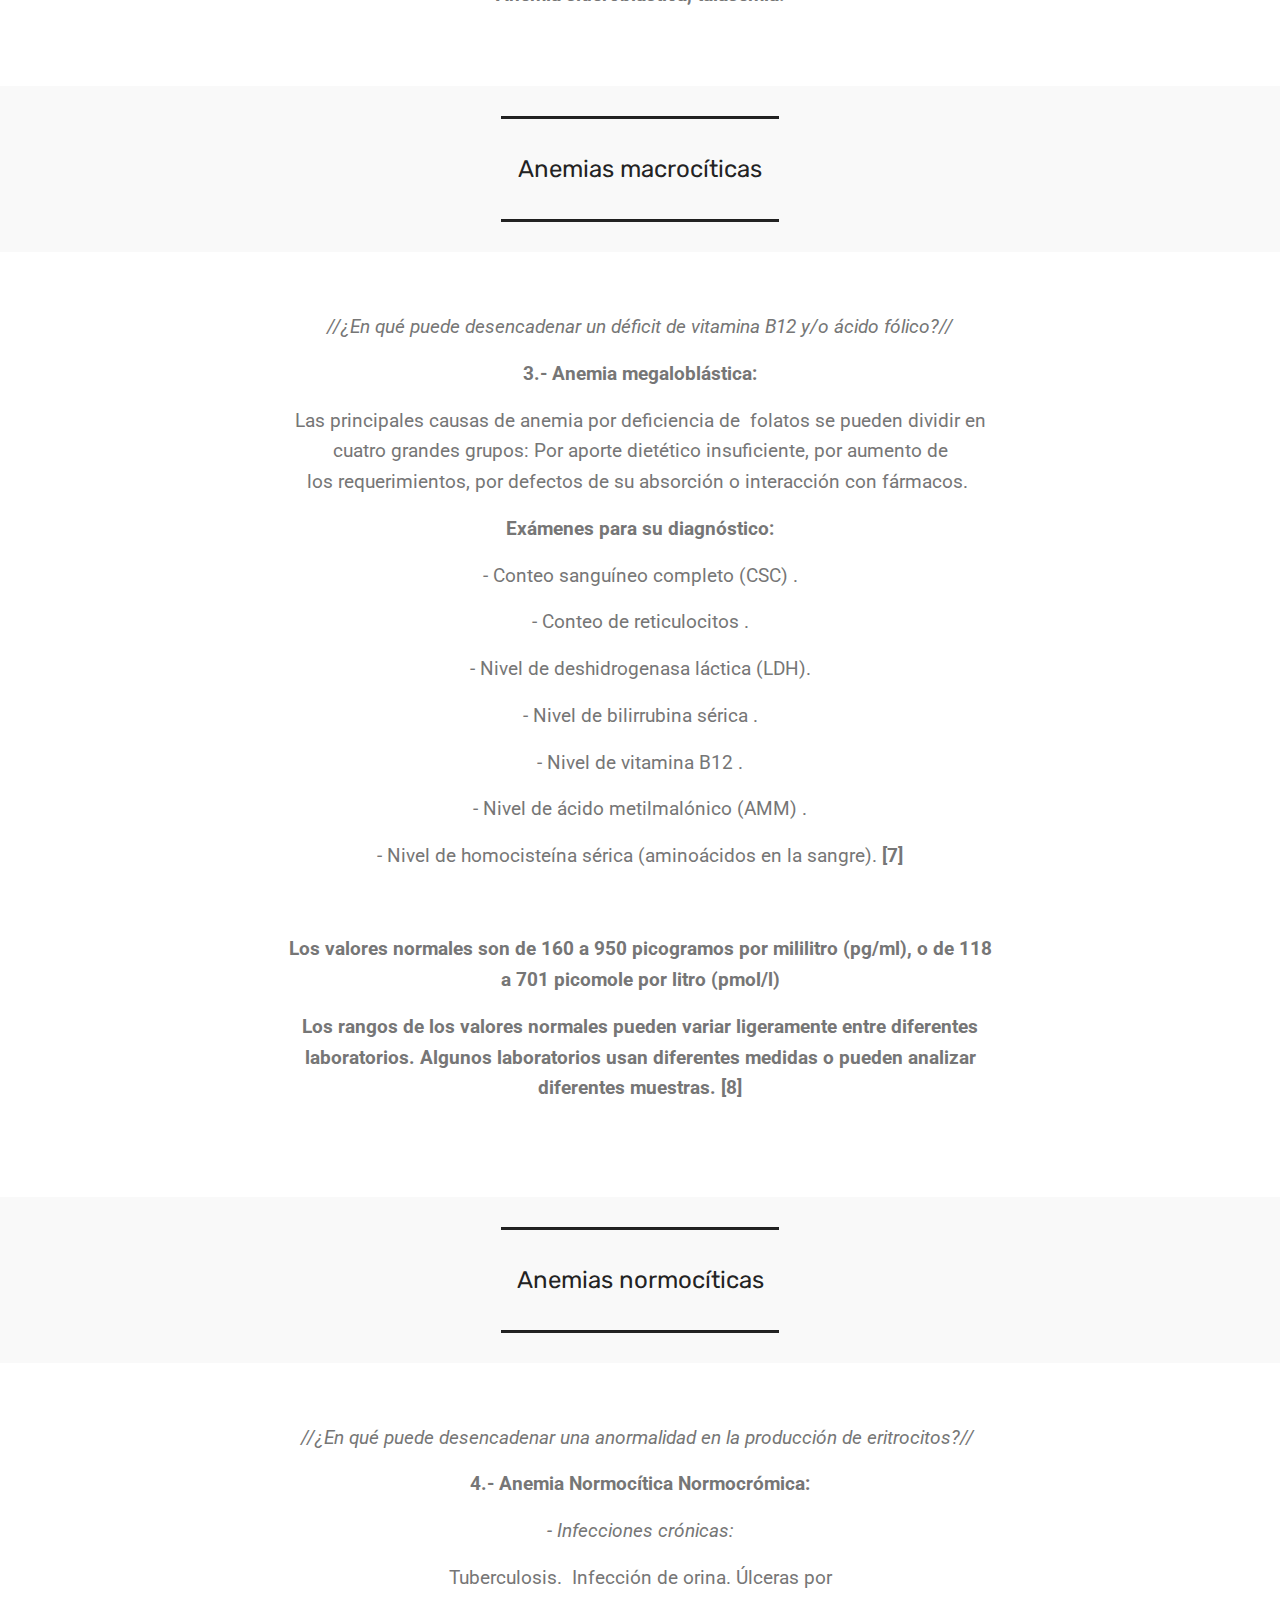
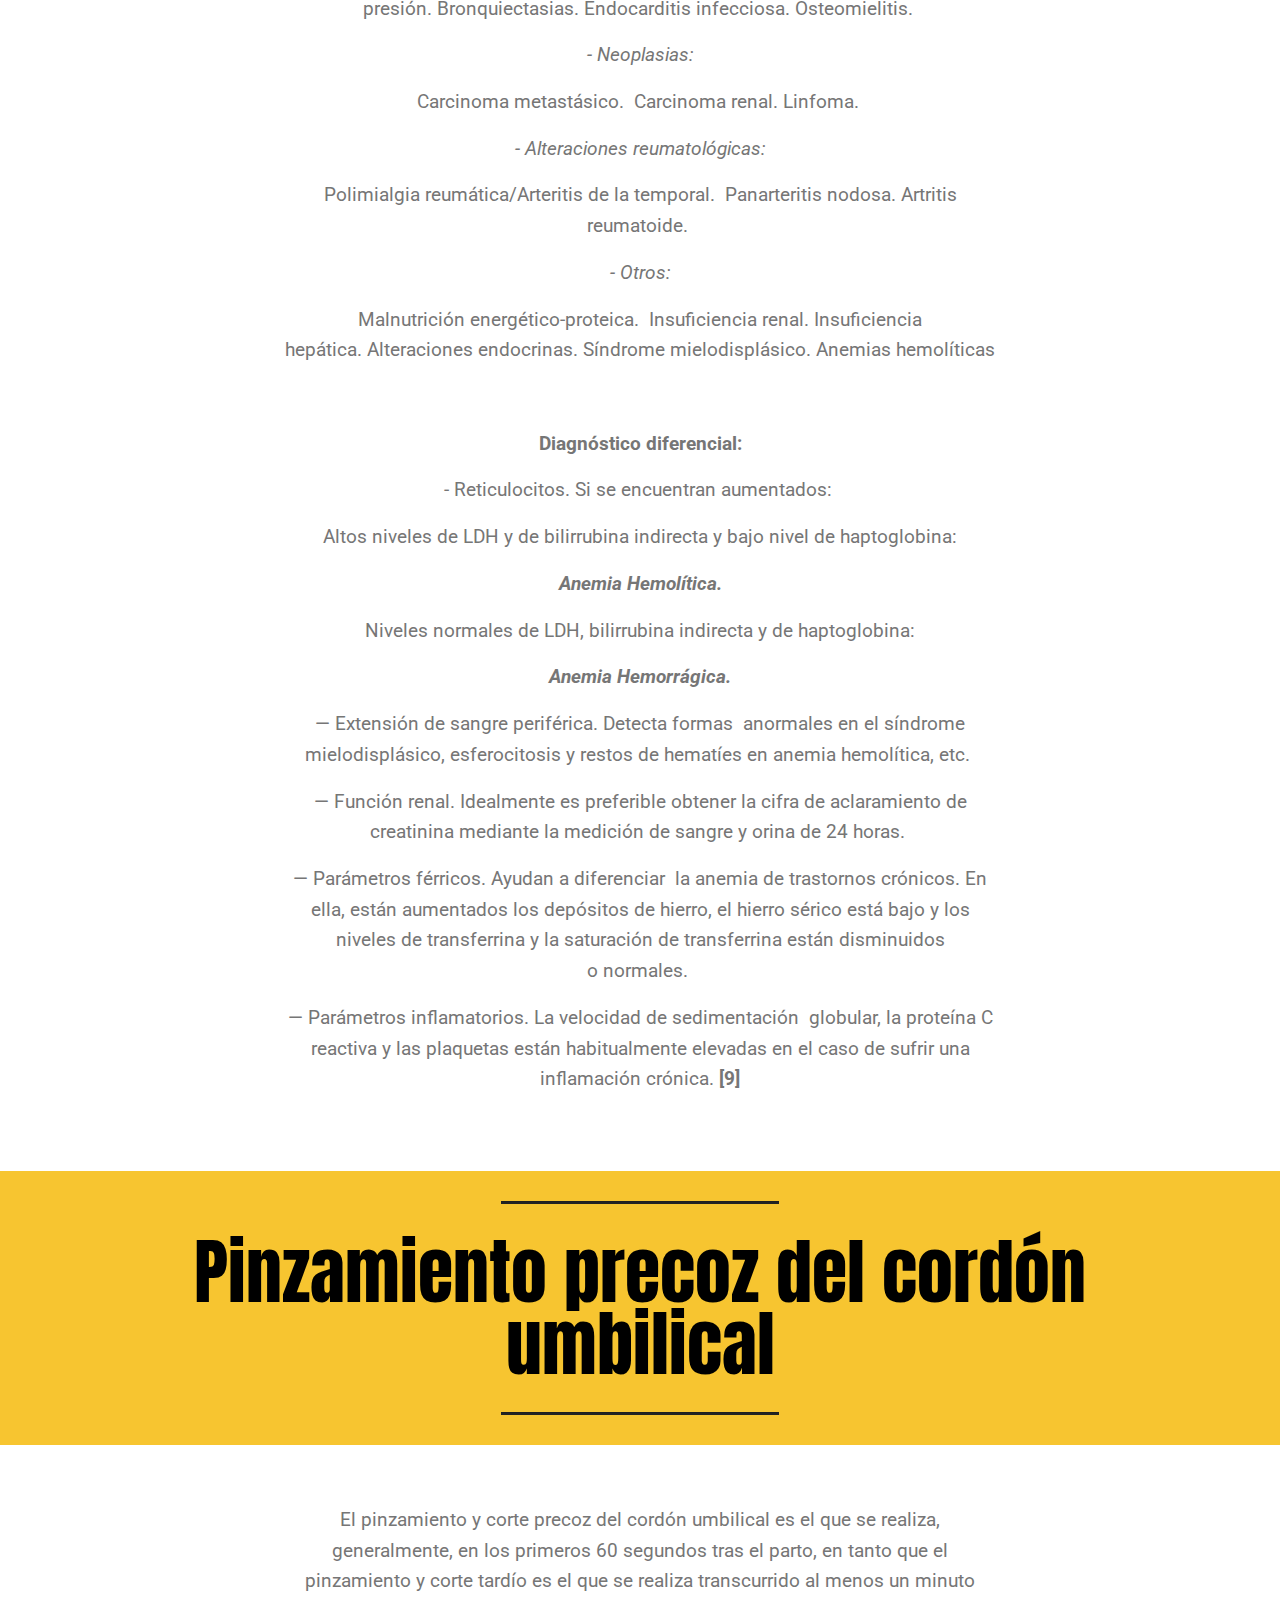
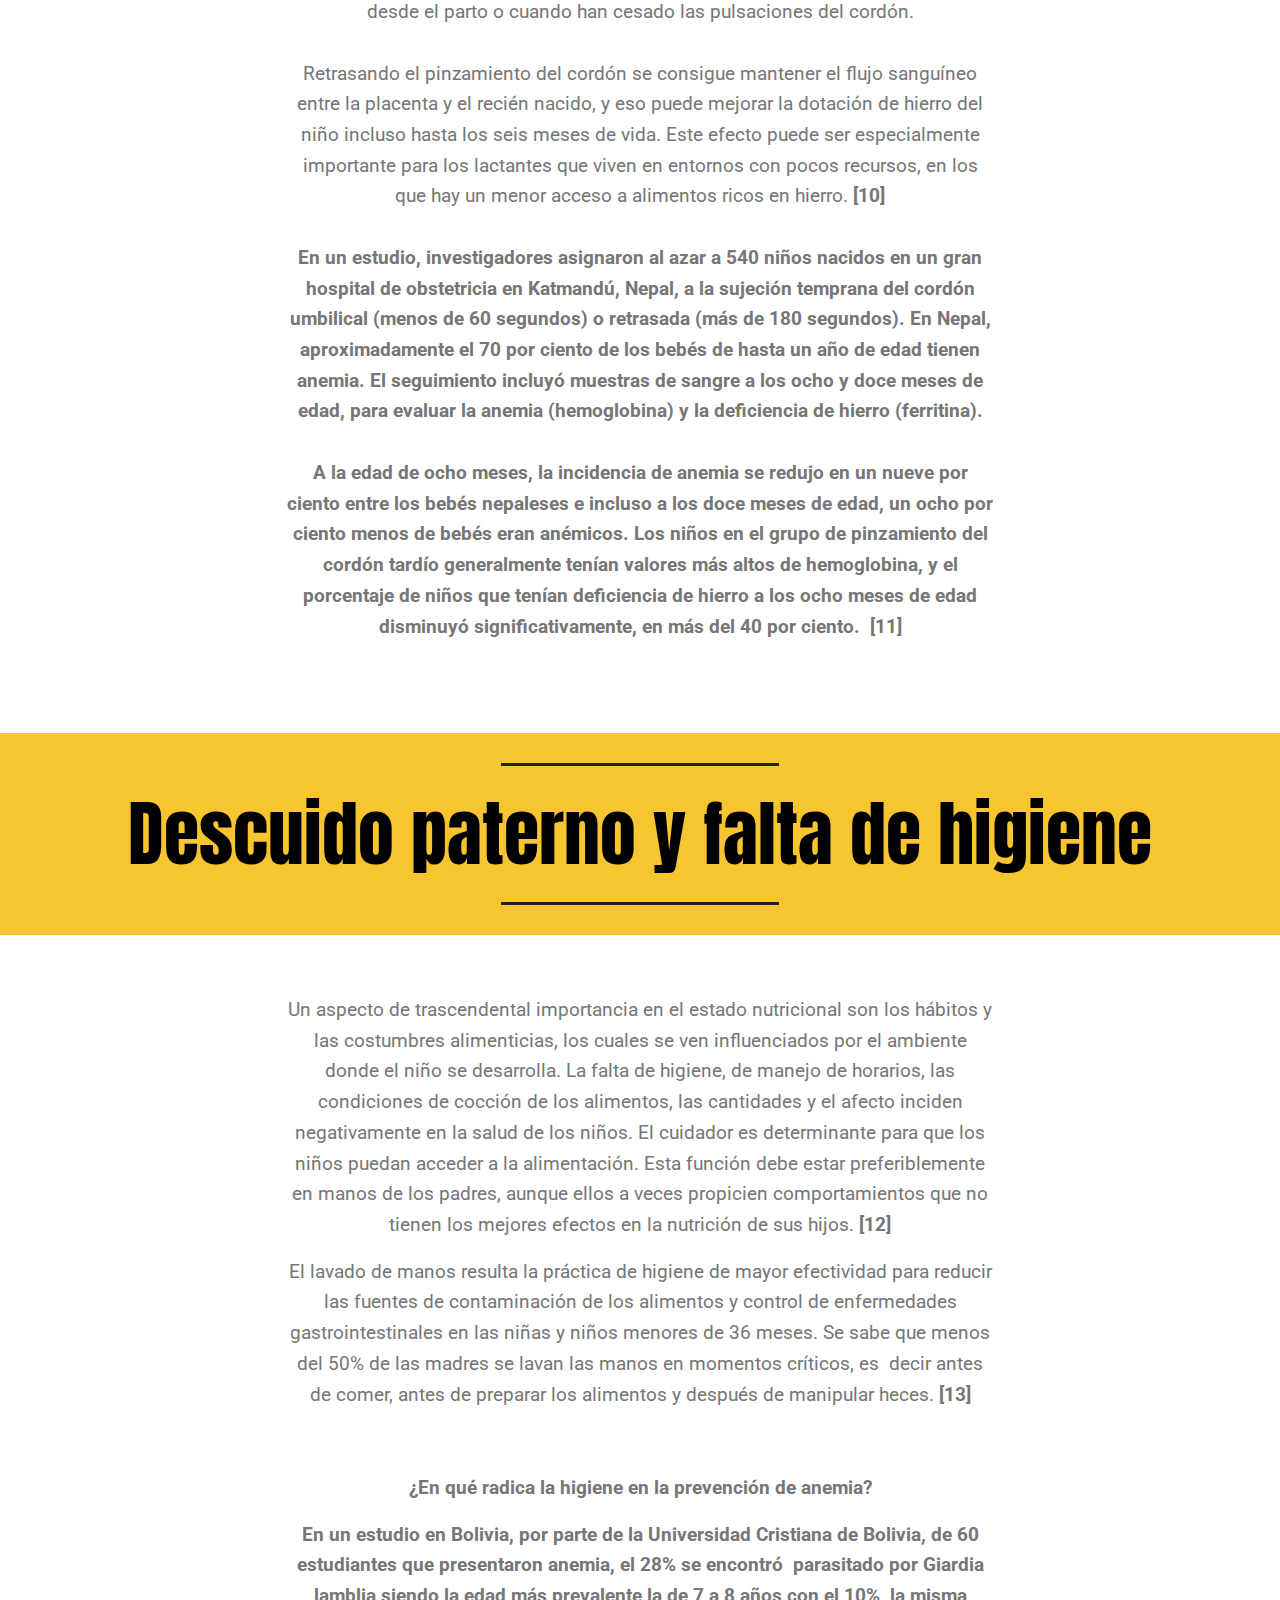
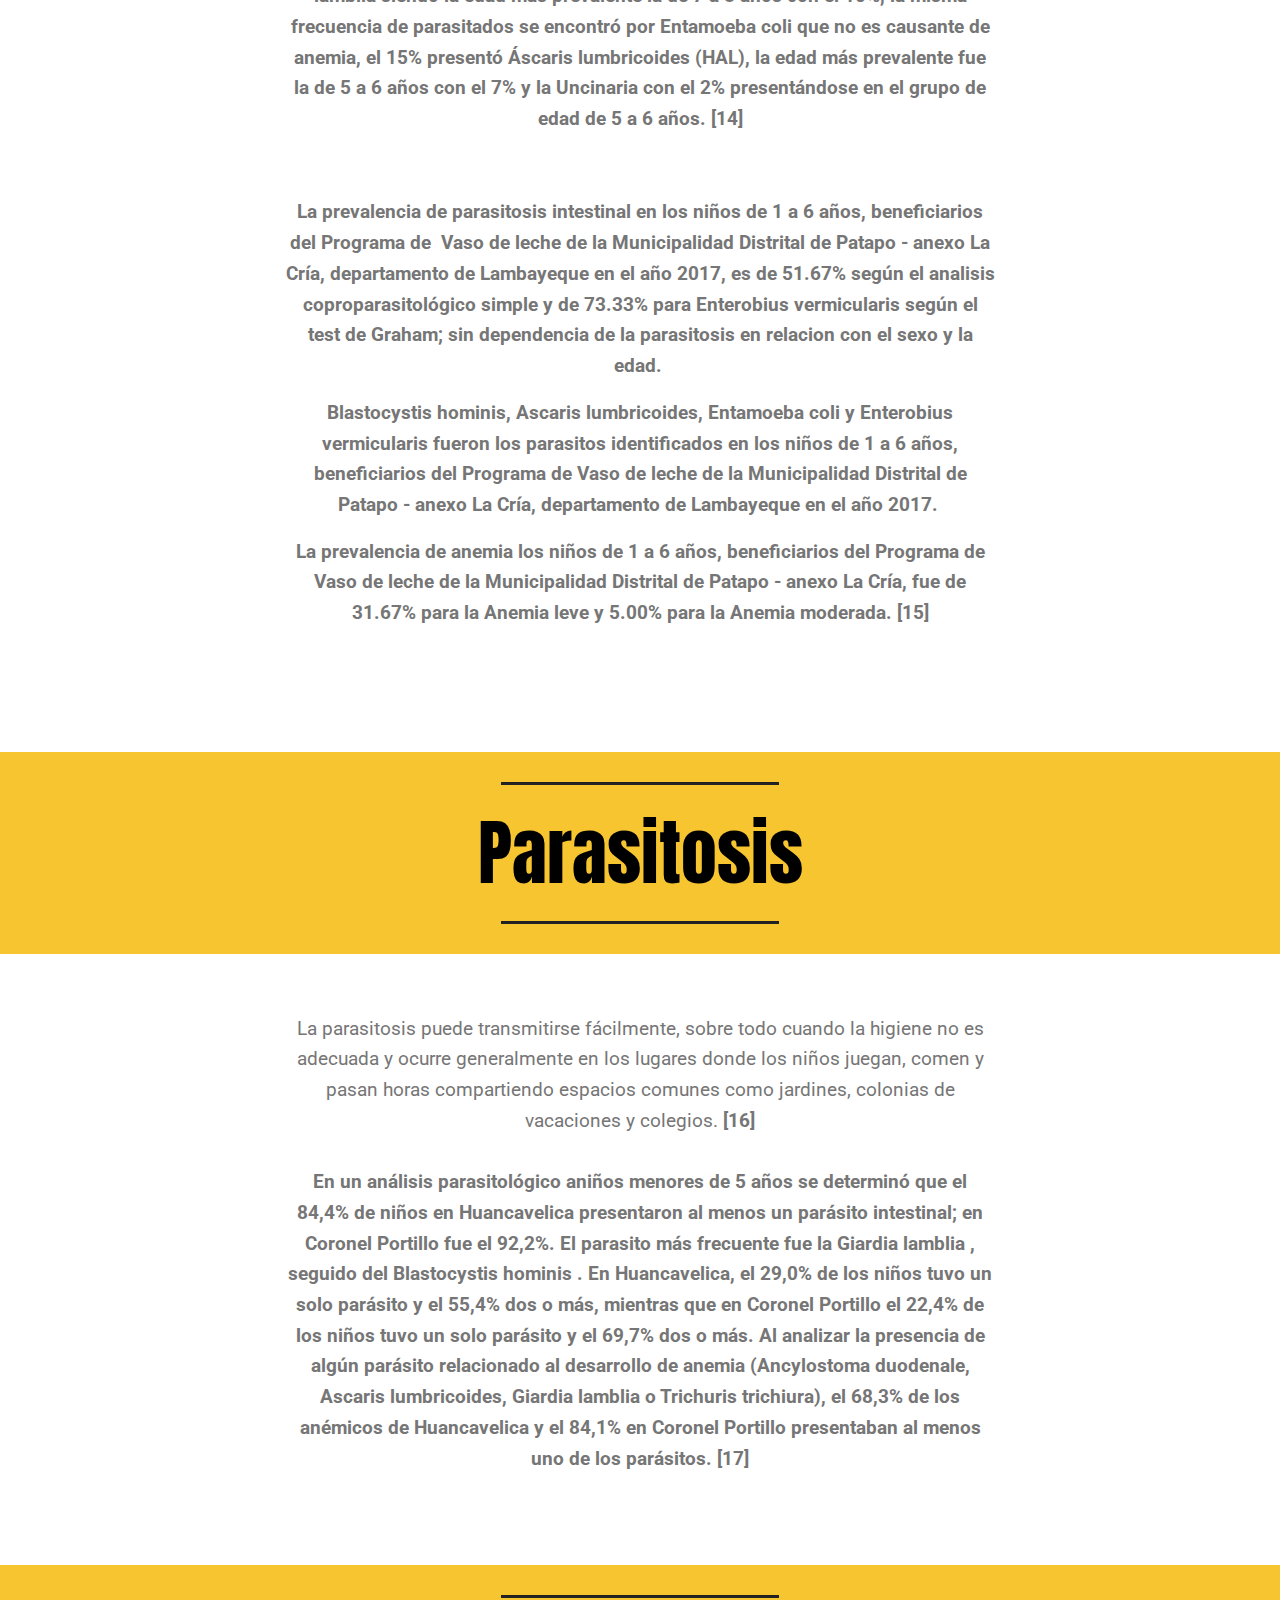
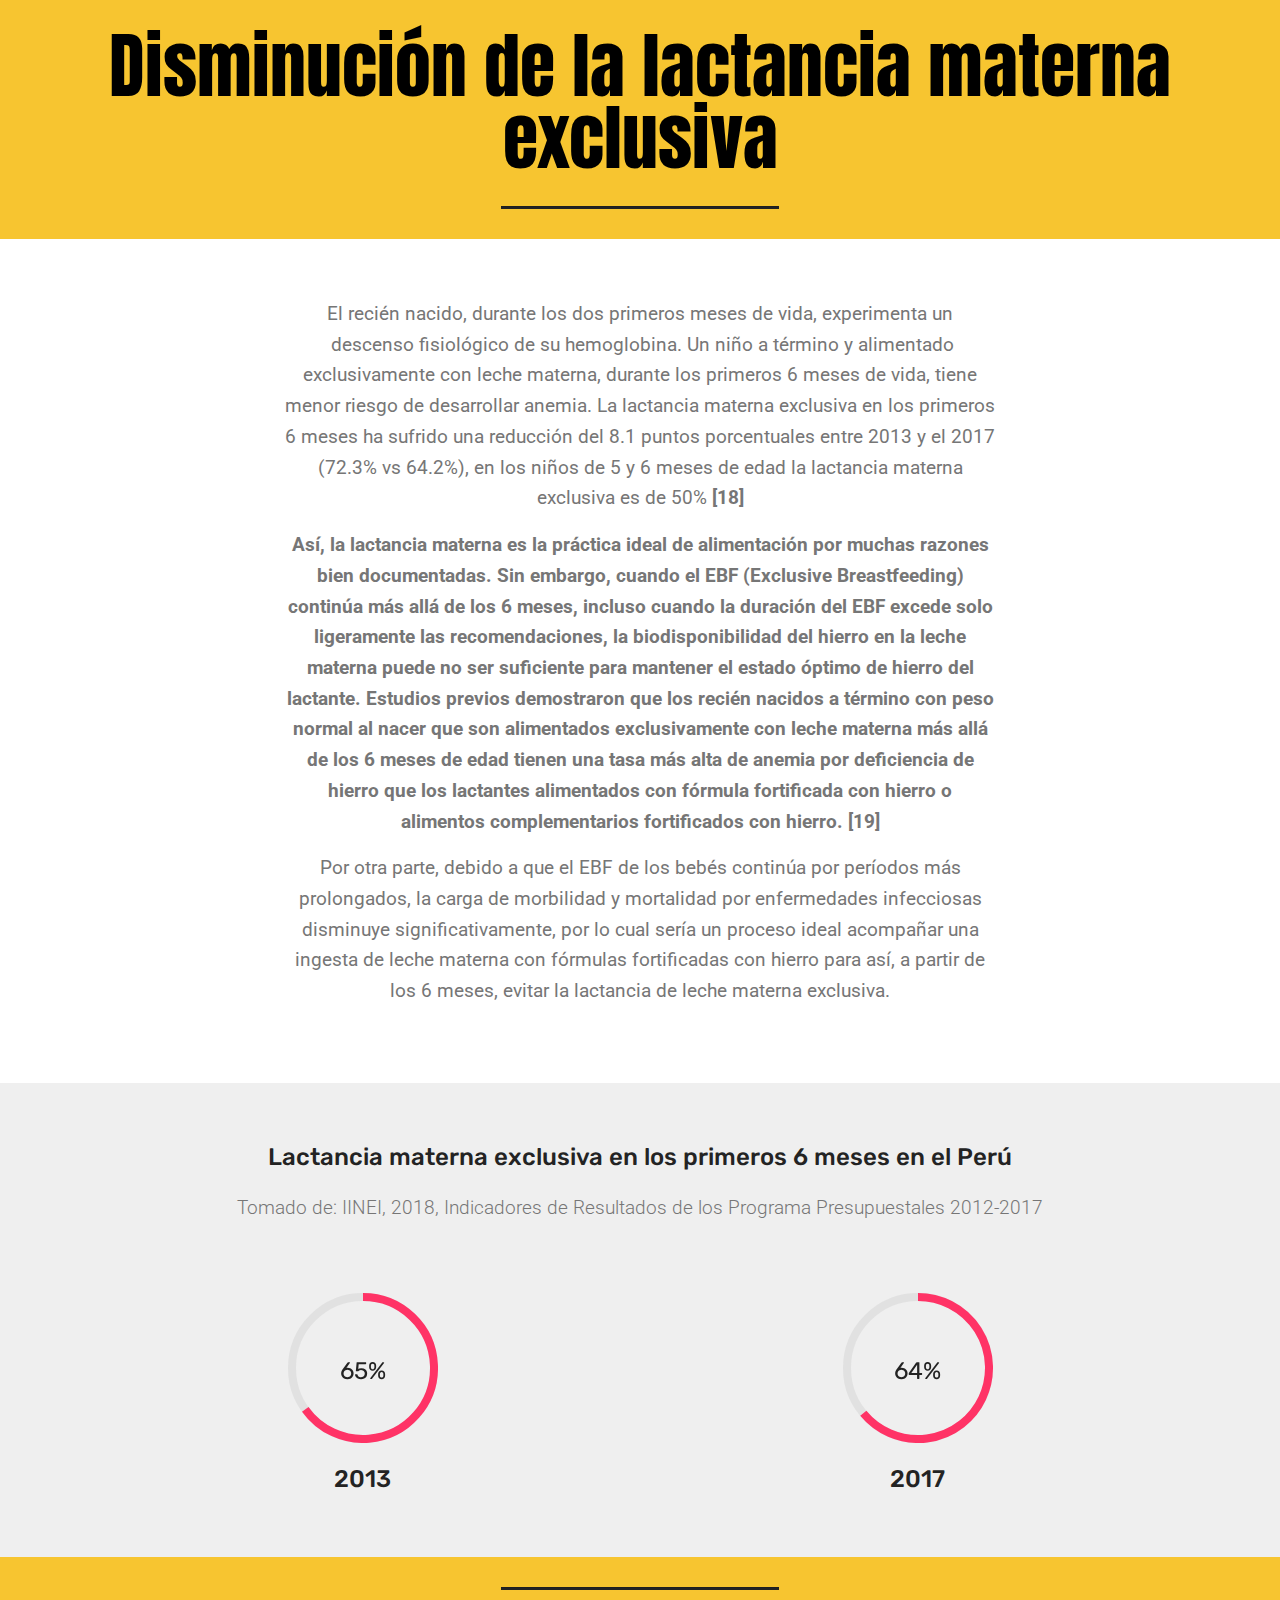
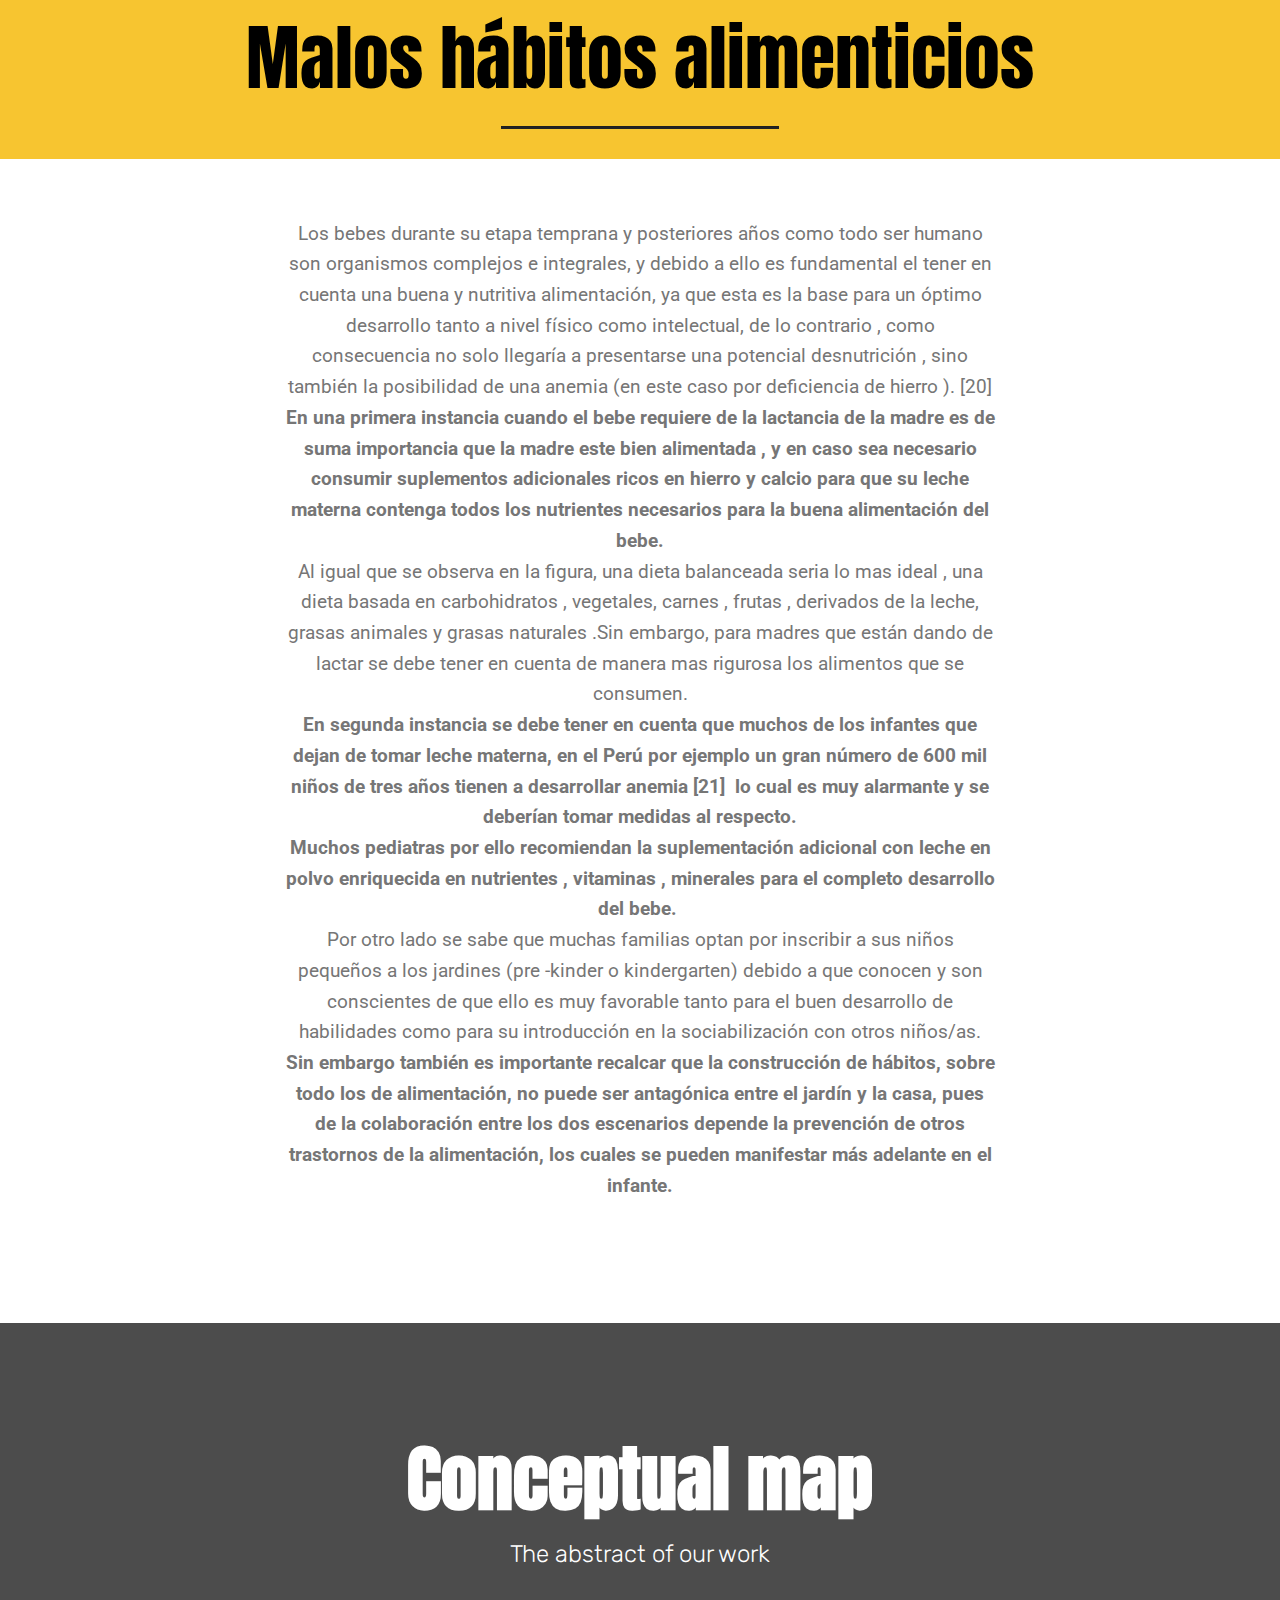
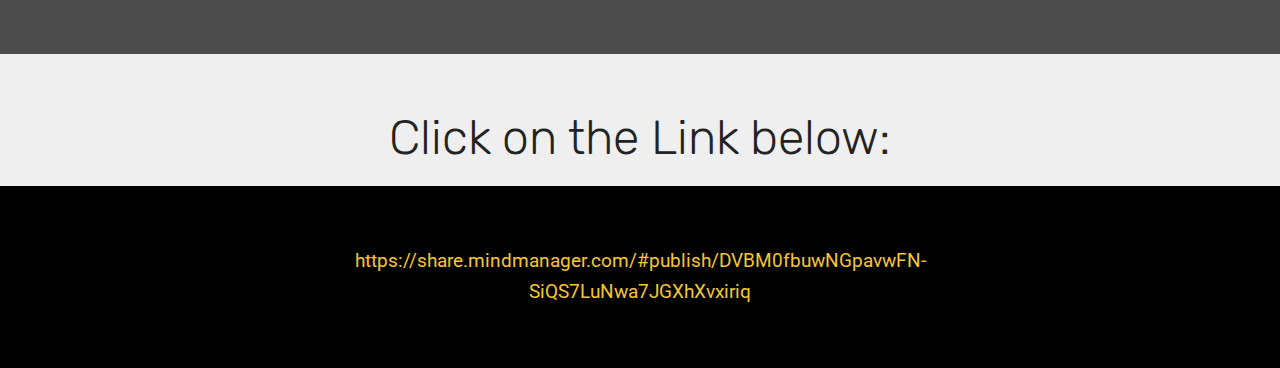
<file: page4.html>
<!DOCTYPE html>
<html >
<head>
  <!-- Site made with Mobirise Website Builder v4.8.3, https://mobirise.com -->
  <meta charset="UTF-8">
  <meta http-equiv="X-UA-Compatible" content="IE=edge">
  <meta name="generator" content="Mobirise v4.8.3, mobirise.com">
  <meta name="viewport" content="width=device-width, initial-scale=1, minimum-scale=1">
  <link rel="shortcut icon" href="assets/images/logo-96x96.png" type="image/x-icon">
  <meta name="description" content="Website Builder Description">
  <title>Causas</title>
  <link rel="stylesheet" href="assets/web/assets/mobirise-icons/mobirise-icons.css">
  <link rel="stylesheet" href="assets/tether/tether.min.css">
  <link rel="stylesheet" href="assets/bootstrap/css/bootstrap.min.css">
  <link rel="stylesheet" href="assets/bootstrap/css/bootstrap-grid.min.css">
  <link rel="stylesheet" href="assets/bootstrap/css/bootstrap-reboot.min.css">
  <link rel="stylesheet" href="assets/dropdown/css/style.css">
  <link rel="stylesheet" href="assets/as-pie-progress/css/progress.min.css">
  <link rel="stylesheet" href="assets/theme/css/style.css">
  <link rel="stylesheet" href="assets/mobirise/css/mbr-additional.css" type="text/css">
  
  
  
</head>
<body>
  <section class="menu cid-qTkzRZLJNu" once="menu" id="menu1-45">

    

    <nav class="navbar navbar-expand beta-menu navbar-dropdown align-items-center navbar-fixed-top navbar-toggleable-sm">
        <button class="navbar-toggler navbar-toggler-right" type="button" data-toggle="collapse" data-target="#navbarSupportedContent" aria-controls="navbarSupportedContent" aria-expanded="false" aria-label="Toggle navigation">
            <div class="hamburger">
                <span></span>
                <span></span>
                <span></span>
                <span></span>
            </div>
        </button>
        <div class="menu-logo">
            <div class="navbar-brand">
                
                <span class="navbar-caption-wrap"><a class="navbar-caption text-black display-5" href="https://mobirise.com">Transforming health in Peru</a></span>
            </div>
        </div>
        <div class="collapse navbar-collapse" id="navbarSupportedContent">
            <ul class="navbar-nav nav-dropdown" data-app-modern-menu="true"><li class="nav-item">
                    <a class="nav-link link text-white display-4" href="https://mobirise.com">
                        </a>
                </li></ul>
            <div class="navbar-buttons mbr-section-btn"><a class="btn btn-sm btn-black display-4" href="page1.html">Main page</a></div>
        </div>
    </nav>
</section>

<section class="engine"><a href="https://mobiri.se/j">website templates</a></section><section class="cid-r7gxlqnRrC mbr-fullscreen" id="header2-46">

    

    

    <div class="container align-center">
        <div class="row justify-content-md-center">
            <div class="mbr-white col-md-10">
                <h1 class="mbr-section-title mbr-bold pb-3 mbr-fonts-style display-1">Segundo Entregable</h1>
                
                <p class="mbr-text pb-3 mbr-fonts-style display-5">
                    Causas de la anemia</p>
                
            </div>
        </div>
    </div>
    <div class="mbr-arrow hidden-sm-down" aria-hidden="true">
        <a href="#next">
            <i class="mbri-down mbr-iconfont"></i>
        </a>
    </div>
</section>

<section class="mbr-section article content10 cid-r7gz31eVY3" id="content10-47">
    
     

    <div class="container">
        <div class="inner-container" style="width: 66%;">
            <hr class="line" style="width: 25%;">
            <div class="section-text align-center mbr-white mbr-fonts-style display-5">Existen múltiples causas de anemia, siendo la más frecuente la deficiencia de hierro, elemento fundamental sin el cual no se puede fabricar la hemoglobina. Cuando el médico establece que la causa de la anemia es el déficit de hierro tiene a su vez que investigar y establecer la razón de la disminución. Las causas pueden deberse a una baja ingesta de hierro (dietas vegetarianas estrictas), a una mala absorción en el tubo digestivo (enfermedad celiaca, resección de estómago o intestino), a un incremento de las necesidades de consumo (embarazo, infancia), a que se pierde en algún punto del organismo (sangrado menstrual, sangrado digestivo) o a la combinación de algunas de estas causas.[1]&nbsp;</div>
            <hr class="line" style="width: 25%;">
        </div>
    </div>
</section>

<section class="mbr-section article content9 cid-r7gztq5bmt" id="content9-48">
    
     

    <div class="container">
        <div class="inner-container" style="width: 100%;">
            <hr class="line" style="width: 25%;">
            <div class="section-text align-center mbr-fonts-style display-1">Mal Diagnóstico</div>
            <hr class="line" style="width: 25%;">
        </div>
        </div>
</section>

<section class="mbr-section article content1 cid-r7gAQ5UV5o" id="content1-49">
    
     

    <div class="container">
        <div class="media-container-row">
            <div class="mbr-text col-12 col-md-8 mbr-fonts-style display-7">Una vez que se ha establecido la presencia de anemia, se debe tratar de determinar la naturaleza y la causa de ésta. Para ello, es necesario efectuar otras pruebas: el frotis de sangre periférica, el recuento de reticulocitos, la cantidad de hierro en el suero y, siempre que sea posible, la capacidad de saturación de hierro, así como, en algunos casos especiales, el examen de la médula ósea. [2]
<div>Si el tipo de anemia no es correctamente definido, no se brindará el tratamiento adecuado. </div><div><strong> </strong></div><div><strong><br></strong></div><div><strong>La anemia es erróneamente generalizada como anemia por déficit de hierro, por lo tanto el tratamiento consiste en consumir suplementos de Fe. Sin embargo, el exceso de Fe estimula la producción de hepcidina(regulador central del metabolismo del hierro) llevando a una reducción en la absorción e inhibiendo la liberación del Fe de los depósitos. [3]</strong></div><div><strong><br></strong></div><div><strong>
</strong></div><div><strong><br></strong></div></div>
        </div>
    </div>
</section>

<section class="mbr-section article content10 cid-r7Vata43iU" id="content10-5w">
    
     

    <div class="container">
        <div class="inner-container" style="width: 66%;">
            <hr class="line" style="width: 25%;">
            <div class="section-text align-center mbr-white mbr-fonts-style display-2"><strong>
                    ¿Cómo se clasifican los distintos tipos de anemia?</strong></div>
            <hr class="line" style="width: 25%;">
        </div>
    </div>
</section>

<section class="mbr-section article content1 cid-r7VaKrBFv8" id="content1-5x">
    
     

    <div class="container">
        <div class="media-container-row">
            <div class="mbr-text col-12 col-md-8 mbr-fonts-style display-7"><p>En primer lugar, podemos clasificarlos en tres grandes grupos de acuerdo al Volumen Corpuscular Medio (VCM). (Sólo clasificaremos los más importantes).</p><p><strong>Definiremos "Volumen Corpuscular Medio":</strong></p><p>El volumen corpuscular medio es un parámetro usado en el estudio de la sangre. Es la media del volumen individual de los eritrocitos (glóbulos rojos). Los rangos normales de VCM para varones es de 87+7 fL (femtolitros) y en mujeres de 90+9 fL.
</p><p>Los femtolitros son la unidad de medida de este parámetro. De acuerdo a los rangos presentados a continuación, se clasificará a la anemia en esos tres grandes grupos: <strong>[4]</strong></p></div>
        </div>
    </div>
</section>

<section class="features5 cid-r7VeV1ik2m" id="features5-5z">
    
    

    
    <div class="container">
        <div class="media-container-row">

            <div class="card p-3 col-12 col-md-6 col-lg-4">
                <div class="card-img pb-3">
                    <span class="mbr-iconfont mbri-info"></span>
                </div>
                <div class="card-box">
                    <h4 class="card-title py-3 mbr-fonts-style display-7">
                        Normocítica</h4>
                    <p class="mbr-text mbr-fonts-style display-7">81-96 Femtolitros.</p>
                </div>
            </div>

            <div class="card p-3 col-12 col-md-6 col-lg-4">
                <div class="card-img pb-3">
                    <span class="mbr-iconfont mbri-info"></span>
                </div>
                <div class="card-box">
                    <h4 class="card-title py-3 mbr-fonts-style display-7">
                        Microcítica</h4>
                    <p class="mbr-text mbr-fonts-style display-7">&lt;81 Femtolitros</p>
                </div>
            </div>

            <div class="card p-3 col-12 col-md-6 col-lg-4">
                <div class="card-img pb-3">
                    <span class="mbr-iconfont mbri-info"></span>
                </div>
                <div class="card-box">
                    <h4 class="card-title py-3 mbr-fonts-style display-7">
                        Macrocítica</h4>
                    <p class="mbr-text mbr-fonts-style display-7">&gt;96 Femtolitros</p>
                </div>
            </div>

            
        </div>
    </div>
</section>

<section class="mbr-section article content9 cid-r7VgZtw0o4" id="content9-60">
    
     

    <div class="container">
        <div class="inner-container" style="width: 100%;">
            <hr class="line" style="width: 25%;">
            <div class="section-text align-center mbr-fonts-style display-5">
                    Anemias microcíticas</div>
            <hr class="line" style="width: 25%;">
        </div>
        </div>
</section>

<section class="mbr-section article content1 cid-r7VhYA9knx" id="content1-61">
    
     

    <div class="container">
        <div class="media-container-row">
            <div class="mbr-text col-12 col-md-8 mbr-fonts-style display-7"><p><em>//¿En qué puede desencadenar un bajo nivel de ferritina?//</em></p><p><strong>1.- Anemia Ferropénica:</strong></p><p>&nbsp;El defecto habitual es la introducción
&nbsp;<span style="font-size: 1.2rem;">tardía en la dieta o el rechazo de alimentos ricos </span><span style="font-size: 1.2rem;">en hierro. La incorporación temprana de la leche&nbsp;</span><span style="font-size: 1.2rem;">de vaca –antes de los 6 meses de vida– es otro factor&nbsp;</span><span style="font-size: 1.2rem;">causal de importancia.&nbsp;</span><span style="font-size: 1.2rem;">También es frecuente&nbsp;</span><span style="font-size: 1.2rem;">encontrar niños cuya dieta está principalmente basada&nbsp;</span><span style="font-size: 1.2rem;">en leche y carbohidratos. Este tipo de alimentación,&nbsp;</span><span style="font-size: 1.2rem;">aunque pobre en hierro, es generalmente&nbsp;</span><span style="font-size: 1.2rem;">adecuada en calorías; su resultado es un niño con&nbsp;</span><span style="font-size: 1.2rem;">anemia ferropénica, pero dentro del peso normal,&nbsp;</span><span style="font-size: 1.2rem;">u ocasionalmente con sobrepeso, para su edad.</span></p><p><span style="font-size: 1.2rem;"><strong>Parámetros de diagnóstico:</strong></span></p><p>&nbsp;› Hemoglobina y hematócrito: disminuidos
.</p><p>› Recuento de reticulocitos: normal.&nbsp;</p><p>› Recuento de plaquetas: normal o elevado.
</p><p>› Recuento leucocitario: normal.</p><p>› Concentración de Hemoglobina Corpuscular
</p><p>Media (CHCM): disminuida.
</p><p>› Amplitud de Distribución Eritrocitaria
&nbsp;<span style="font-size: 1.2rem;">(ADE): elevada. <strong>[5]</strong></span></p><p><span style="font-size: 1.2rem;"><em><br></em></span></p><p><span style="font-size: 1.2rem;"><em>//¿En qué puede desencadenar un elevado/normal nivel de ferritina?//</em></span></p><p><span style="font-size: 1.2rem;"><strong>2.- Anemia por enfermedad crónica:</strong></span></p><p><span style="font-size: 1.2rem;">La anemia por enfermedad crónica (ACD, por sus siglas en inglés) es un tipo de anemia que se encuentra en personas con ciertas afecciones prolongadas (crónicas) que involucran inflamación.</span></p><p><span style="font-size: 1.2rem;"><br></span></p><p><span style="font-size: 1.2rem;"><strong>Algunas afecciones que pueden llevar a esta anemia son:
</strong></span></p><p><span style="font-size: 1.2rem;">
-&nbsp;</span><span style="font-size: 1.2rem;">Trastornos autoinmunitarios como enfermedad de Crohn, lupus eritematoso sistémico, artritis reumatoidea y colitis ulcerativa.&nbsp;</span></p><p><span style="font-size: 1.2rem;">- Cáncer, incluso linfoma y enfermedad de Hodgkin.
</span></p><p><span style="font-size: 1.2rem;">- Infecciones prolongadas como endocarditis bacteriana, osteomielitis (infección de los huesos), VIH/SIDA, absceso pulmonar, hepatitis B o hepatitis C. <strong>[6]</strong></span></p><p><br></p><p><em>//Anemias menos comunes por causas hereditarias://</em></p><p><span style="font-size: 1.2rem;"><strong>Anemia sideroblástica, talasemia.</strong></span></p></div>
        </div>
    </div>
</section>

<section class="mbr-section article content9 cid-r7VxaPnXbE" id="content9-62">
    
     

    <div class="container">
        <div class="inner-container" style="width: 100%;">
            <hr class="line" style="width: 25%;">
            <div class="section-text align-center mbr-fonts-style display-5">
                    Anemias macrocíticas</div>
            <hr class="line" style="width: 25%;">
        </div>
        </div>
</section>

<section class="mbr-section article content1 cid-r7VznE7kpQ" id="content1-63">
    
     

    <div class="container">
        <div class="media-container-row">
            <div class="mbr-text col-12 col-md-8 mbr-fonts-style display-7"><p><em>//¿En qué puede desencadenar un déficit de vitamina B12 y/o ácido fólico?//</em></p><p><strong>3.- Anemia megaloblástica:</strong></p><p>Las principales causas de anemia por deficiencia de
&nbsp;<span style="font-size: 1.2rem;">folatos se pueden dividir en cuatro grandes grupos: P</span><span style="font-size: 1.2rem;">or aporte dietético insuficiente, por aumento de los&nbsp;</span><span style="font-size: 1.2rem;">requerimientos, por defectos de su absorción o interacción </span><span style="font-size: 1.2rem;">con fármacos.&nbsp;</span></p><p><strong>Exámenes para su diagnóstico:</strong></p><p><span style="font-size: 1.2rem;">- Conteo sanguíneo completo (CSC)
.</span></p><p><span style="font-size: 1.2rem;">- Conteo de reticulocitos
.</span></p><p><span style="font-size: 1.2rem;">- Nivel de deshidrogenasa láctica (LDH).
</span></p><p><span style="font-size: 1.2rem;">- Nivel de bilirrubina sérica
.</span></p><p><span style="font-size: 1.2rem;">- Nivel de vitamina B12
.</span></p><p><span style="font-size: 1.2rem;">- Nivel de ácido metilmalónico (AMM)
.</span></p><p><span style="font-size: 1.2rem;">- Nivel de homocisteína sérica (aminoácidos en la sangre). <strong>[7]</strong></span></p><p><span style="font-size: 1.2rem;"><strong><br></strong></span></p><p><span style="font-size: 1.2rem;"><strong>Los valores normales son de 160 a 950 picogramos por mililitro (pg/ml), o de 118 a 701 picomole por litro (pmol/l)
</strong></span></p><p><span style="font-size: 1.2rem;"><strong>
</strong></span><strong>Los rangos de los valores normales pueden variar ligeramente entre diferentes laboratorios. Algunos laboratorios usan diferentes medidas o pueden analizar diferentes muestras. [8]</strong></p><p><strong><br></strong></p></div>
        </div>
    </div>
</section>

<section class="mbr-section article content9 cid-r7VHsAVmoF" id="content9-64">
    
     

    <div class="container">
        <div class="inner-container" style="width: 100%;">
            <hr class="line" style="width: 25%;">
            <div class="section-text align-center mbr-fonts-style display-5">
                    Anemias normocíticas</div>
            <hr class="line" style="width: 25%;">
        </div>
        </div>
</section>

<section class="mbr-section article content1 cid-r7VHun1BXP" id="content1-65">
    
     

    <div class="container">
        <div class="media-container-row">
            <div class="mbr-text col-12 col-md-8 mbr-fonts-style display-7"><p><em>//¿En qué puede desencadenar una anormalidad en la producción de eritrocitos?//</em>&nbsp;</p><p><strong>4.- Anemia Normocítica Normocrómica:</strong></p><p><em>- Infecciones crónicas:
</em></p><p>Tuberculosis.
&nbsp;<span style="font-size: 1.2rem;">Infección de orina.&nbsp;</span><span style="font-size: 1.2rem;">Úlceras por presión.&nbsp;</span><span style="font-size: 1.2rem;">Bronquiectasias.&nbsp;</span><span style="font-size: 1.2rem;">Endocarditis infecciosa.&nbsp;</span><span style="font-size: 1.2rem;">Osteomielitis.&nbsp;</span></p><p><em>- Neoplasias:
</em></p><p>Carcinoma metastásico.
&nbsp;<span style="font-size: 1.2rem;">Carcinoma renal.&nbsp;</span><span style="font-size: 1.2rem;">Linfoma.&nbsp;</span></p><p><em>- Alteraciones reumatológicas:
</em></p><p>Polimialgia reumática/Arteritis de la temporal.
&nbsp;<span style="font-size: 1.2rem;">Panarteritis nodosa. </span><span style="font-size: 1.2rem;">Artritis reumatoide.&nbsp;</span></p><p><em>- Otros:
</em></p><p>Malnutrición energético-proteica.
&nbsp;<span style="font-size: 1.2rem;">Insuficiencia renal.&nbsp;</span><span style="font-size: 1.2rem;">Insuficiencia hepática.&nbsp;</span><span style="font-size: 1.2rem;">Alteraciones endocrinas.&nbsp;</span><span style="font-size: 1.2rem;">Síndrome mielodisplásico.&nbsp;</span><span style="font-size: 1.2rem;">Anemias hemolíticas</span></p><p><span style="font-size: 1.2rem;"><br></span></p><p><strong>Diagnóstico diferencial:</strong></p><p>- Reticulocitos. Si se encuentran aumentados:&nbsp;</p><p>Altos niveles de LDH y de bilirrubina indirecta y bajo nivel de haptoglobina:</p><p><strong><em>Anemia Hemolítica.</em></strong></p><p>Niveles normales de LDH, bilirrubina indirecta y de haptoglobina:
<span style="font-size: 1.2rem;"></span></p><p><strong><em>Anemia Hemorrágica.</em></strong></p><p>— Extensión de sangre periférica. Detecta formas
&nbsp;<span style="font-size: 1.2rem;">anormales en el síndrome mielodisplásico, esferocitosis&nbsp;</span><span style="font-size: 1.2rem;">y restos de hematíes en anemia&nbsp;</span><span style="font-size: 1.2rem;">hemolítica, etc.&nbsp;</span></p><p>— Función renal. Idealmente es preferible obtener
<span style="font-size: 1.2rem;">la cifra de aclaramiento de creatinina mediante&nbsp;</span><span style="font-size: 1.2rem;">la medición de sangre y orina de 24 horas.&nbsp;</span></p><p>— Parámetros férricos. Ayudan a diferenciar
&nbsp;<span style="font-size: 1.2rem;">la anemia de trastornos crónicos. En ella, están&nbsp;</span><span style="font-size: 1.2rem;">aumentados los depósitos de hierro, el hierro&nbsp;</span><span style="font-size: 1.2rem;">sérico está bajo y los niveles de transferrina y la&nbsp;</span><span style="font-size: 1.2rem;">saturación de transferrina están disminuidos o&nbsp;</span><span style="font-size: 1.2rem;">normales.&nbsp;</span></p><p>— Parámetros inflamatorios. La velocidad de sedimentación
&nbsp;<span style="font-size: 1.2rem;">globular, la proteína C reactiva y las&nbsp;</span><span style="font-size: 1.2rem;">plaquetas están habitualmente elevadas en el&nbsp;</span><span style="font-size: 1.2rem;">caso de sufrir una inflamación crónica. <strong>[9]</strong></span></p></div>
        </div>
    </div>
</section>

<section class="mbr-section article content9 cid-r7gBmUDoAJ" id="content9-4a">
    
     

    <div class="container">
        <div class="inner-container" style="width: 100%;">
            <hr class="line" style="width: 25%;">
            <div class="section-text align-center mbr-fonts-style display-1">Pinzamiento precoz del cordón umbilical</div>
            <hr class="line" style="width: 25%;">
        </div>
        </div>
</section>

<section class="mbr-section article content1 cid-r7gCEhxZBs" id="content1-4b">
    
     

    <div class="container">
        <div class="media-container-row">
            <div class="mbr-text col-12 col-md-8 mbr-fonts-style display-7">El pinzamiento y corte precoz del cordón umbilical es el que se realiza, generalmente, en los primeros 60 segundos tras el parto, en tanto que el pinzamiento y corte tardío es el que se realiza transcurrido al menos un minuto desde el parto o cuando han cesado las pulsaciones del cordón.
<div><br></div><div>Retrasando el pinzamiento del cordón se consigue mantener el flujo sanguíneo entre la placenta y el recién nacido, y eso puede mejorar la dotación de hierro del niño incluso hasta los seis meses de vida. Este efecto puede ser especialmente importante para los lactantes que viven en entornos con pocos recursos, en los que hay un menor acceso a alimentos ricos en hierro. 
<strong>[10]</strong></div><div><strong><br></strong></div><div><strong>En un estudio, investigadores asignaron al azar a 540 niños nacidos en un gran hospital de obstetricia en Katmandú, Nepal, a la sujeción temprana del cordón umbilical (menos de 60 segundos) o retrasada (más de 180 segundos). En Nepal, aproximadamente el 70 por ciento de los bebés de hasta un año de edad tienen anemia. El seguimiento incluyó muestras de sangre a los ocho y doce meses de edad, para evaluar la anemia (hemoglobina) y la deficiencia de hierro (ferritina).</strong></div><div><strong><br></strong></div><div><strong>A la edad de ocho meses, la incidencia de anemia se redujo en un nueve por ciento entre los bebés nepaleses e incluso a los doce meses de edad, un ocho por ciento menos de bebés eran anémicos. Los niños en el grupo de pinzamiento del cordón tardío generalmente tenían valores más altos de hemoglobina, y el porcentaje de niños que tenían deficiencia de hierro a los ocho meses de edad disminuyó significativamente, en más del 40 por ciento. &nbsp;[11]</strong></div><div><strong><br></strong></div></div>
        </div>
    </div>
</section>

<section class="mbr-section article content9 cid-r7gDa088Kl" id="content9-4c">
    
     

    <div class="container">
        <div class="inner-container" style="width: 100%;">
            <hr class="line" style="width: 25%;">
            <div class="section-text align-center mbr-fonts-style display-1">Descuido paterno y falta de higiene</div>
            <hr class="line" style="width: 25%;">
        </div>
        </div>
</section>

<section class="mbr-section article content1 cid-r7gDn0woLA" id="content1-4d">
    
     

    <div class="container">
        <div class="media-container-row">
            <div class="mbr-text col-12 col-md-8 mbr-fonts-style display-7"><p>Un aspecto de trascendental importancia en el estado nutricional son los hábitos y las costumbres alimenticias, los cuales se ven influenciados por el ambiente donde el niño se desarrolla. La falta de higiene, de manejo de horarios, las condiciones de cocción de los alimentos, las cantidades y el afecto inciden negativamente en la salud de los niños. El cuidador es determinante para que los niños puedan acceder a la alimentación. Esta función debe estar preferiblemente en manos de los padres, aunque ellos a veces propicien comportamientos que no tienen los mejores efectos en la nutrición de sus hijos. <strong>[12]</strong></p><p><span style="font-size: 1.2rem;">El lavado de manos resulta la práctica de 
</span><span style="font-size: 1.2rem;">higiene de mayor efectividad para reducir las fuentes de contaminación de los alimentos </span><span style="font-size: 1.2rem;">y control de enfermedades gastrointestinales en las niñas y niños menores de 36 meses. Se sabe que menos del 50% de las madres se lavan las manos en momentos críticos, es
&nbsp;</span><span style="font-size: 1.2rem;">decir antes de comer, antes de preparar los alimentos y después de manipular heces.</span><strong> [13]</strong><br></p><p><strong><br></strong></p><p><strong>¿En qué radica la higiene en la prevención de anemia?</strong></p><p><strong>En un estudio en Bolivia, por parte de la Universidad Cristiana de Bolivia, de 60 estudiantes que presentaron anemia, el 28% se encontró
&nbsp;</strong><strong>parasitado por Giardia lamblia siendo la edad más prevalente </strong><strong>la de 7 a 8 años con el 10%, la misma frecuencia de&nbsp;</strong><strong>parasitados se encontró por Entamoeba coli que no es causante&nbsp;</strong><strong>de anemia, el 15% presentó Áscaris lumbricoides (HAL), la&nbsp;</strong><strong>edad más prevalente fue la de 5 a 6 años con el 7% y la Uncinaria&nbsp;</strong><strong>con el 2% presentándose en el grupo de edad de 5 a 6 años. [14]</strong><br></p><p><strong><br></strong></p><p><strong>La prevalencia de parasitosis intestinal en los niños de 1 a 6 años, beneficiarios del Programa de
&nbsp;</strong><strong>Vaso de leche de la Municipalidad Distrital de Patapo - anexo La Cría, departamento de </strong><strong>Lambayeque en el año 2017, es de 51.67% según el analisis coproparasitológico simple y de </strong><strong>73.33% para Enterobius vermicularis según el test de Graham; sin dependencia de la&nbsp;</strong><strong>parasitosis en relacion con el sexo y la edad.&nbsp;</strong></p><p><strong>Blastocystis hominis, Ascaris lumbricoides, Entamoeba coli y Enterobius vermicularis&nbsp;</strong><strong>fueron los parasitos identificados en los niños de 1 a 6 años, beneficiarios del Programa de&nbsp;</strong><strong>Vaso de leche de la Municipalidad Distrital de Patapo - anexo La Cría, departamento de&nbsp;</strong><strong>Lambayeque en el año 2017.&nbsp;</strong></p><p><strong>La prevalencia de anemia los niños de 1 a 6 años, beneficiarios del Programa de Vaso de leche </strong><strong>de la Municipalidad Distrital de Patapo - anexo La Cría, fue de 31.67% para la Anemia leve y&nbsp;</strong><strong>5.00% para la Anemia moderada. [15]</strong></p><p><strong><br></strong></p></div>
        </div>
    </div>
</section>

<section class="mbr-section article content9 cid-r7moXtXdoP" id="content9-58">
    
     

    <div class="container">
        <div class="inner-container" style="width: 100%;">
            <hr class="line" style="width: 25%;">
            <div class="section-text align-center mbr-fonts-style display-1">Parasitosis</div>
            <hr class="line" style="width: 25%;">
        </div>
        </div>
</section>

<section class="mbr-section article content1 cid-r7mpaduKCl" id="content1-59">
    
     

    <div class="container">
        <div class="media-container-row">
            <div class="mbr-text col-12 col-md-8 mbr-fonts-style display-7">La parasitosis  puede transmitirse fácilmente, sobre todo cuando la higiene no es adecuada y ocurre generalmente en los lugares donde los niños juegan, comen y pasan horas compartiendo espacios comunes como jardines, colonias de vacaciones y colegios. <strong>[16]
</strong><div><strong><br></strong></div><div><strong>En un análisis parasitológico aniños menores de 5 años se determinó que el 84,4% de niños en Huancavelica presentaron al menos un parásito intestinal; en Coronel Portillo fue el 92,2%. El parasito más frecuente fue la Giardia lamblia , seguido del Blastocystis hominis . En Huancavelica, el 29,0% de los niños tuvo un solo parásito y el 55,4% dos o más, mientras que en Coronel Portillo el 22,4% de los niños tuvo un solo parásito y el 69,7% dos o más. Al analizar la presencia de algún parásito relacionado al desarrollo de anemia (Ancylostoma duodenale, Ascaris lumbricoides, Giardia lamblia o Trichuris trichiura), el 68,3% de los anémicos de Huancavelica y el 84,1% en Coronel Portillo presentaban al menos uno de los parásitos. [17]
</strong></div><div><strong>
</strong></div><div><strong><br></strong></div></div>
        </div>
    </div>
</section>

<section class="mbr-section article content9 cid-r7lA2kB8jI" id="content9-52">
    
     

    <div class="container">
        <div class="inner-container" style="width: 100%;">
            <hr class="line" style="width: 25%;">
            <div class="section-text align-center mbr-fonts-style display-1">Disminución de la lactancia materna exclusiva</div>
            <hr class="line" style="width: 25%;">
        </div>
        </div>
</section>

<section class="mbr-section article content1 cid-r7lAcgrAch" id="content1-53">
    
     

    <div class="container">
        <div class="media-container-row">
            <div class="mbr-text col-12 col-md-8 mbr-fonts-style display-7"><p>El recién nacido, durante los dos primeros meses de vida, experimenta un
&nbsp;<span style="font-size: 1.2rem;">descenso fisiológico de su hemoglobina. Un niño a término y alimentado exclusivamente </span><span style="font-size: 1.2rem;">con leche materna, durante los primeros 6 meses de vida, tiene menor riesgo de&nbsp;</span><span style="font-size: 1.2rem;">desarrollar anemia. La lactancia materna exclusiva en los primeros 6 meses ha sufrido&nbsp;</span><span style="font-size: 1.2rem;">una reducción del 8.1 puntos porcentuales entre 2013 y el 2017 (72.3% vs 64.2%), en&nbsp;</span><span style="font-size: 1.2rem;">los niños de 5 y 6 meses de edad la lactancia materna exclusiva es de 50% <strong>[18]</strong></span></p><p><strong>Así, la lactancia materna es la práctica ideal de alimentación por muchas razones bien documentadas. Sin embargo, cuando el EBF (Exclusive Breastfeeding) continúa más allá de los 6 meses, incluso cuando la duración del EBF excede solo ligeramente las recomendaciones, la biodisponibilidad del hierro en la leche materna puede no ser suficiente para mantener el estado óptimo de hierro del lactante. Estudios previos demostraron que los recién nacidos a término con peso normal al nacer que son alimentados exclusivamente con leche materna más allá de los 6 meses de edad tienen una tasa más alta de anemia por deficiencia de hierro que los lactantes alimentados con fórmula fortificada con hierro o alimentos complementarios fortificados con hierro. [19]</strong></p><p><span style="font-size: 1.2rem;">Por otra parte, debido a que el EBF de los bebés continúa por períodos más prolongados, la carga de morbilidad y mortalidad por enfermedades infecciosas disminuye significativamente, por lo cual sería un proceso ideal acompañar una ingesta de leche materna con fórmulas fortificadas con hierro para así, a partir de los 6 meses, evitar la lactancia de leche materna exclusiva.</span></p></div>
        </div>
    </div>
</section>

<section class="progress-bars3 cid-r7m0Kgl3q4" id="progress-bars3-55">
 
     

    
    
    <div class="container">
        <h2 class="mbr-section-title pb-3 align-center mbr-fonts-style display-5">
            Lactancia materna exclusiva en los primeros 6 meses en el Perú</h2>

        <h3 class="mbr-section-subtitle mbr-fonts-style display-7">
            Tomado de: IINEI, 2018, Indicadores de Resultados de los Programa Presupuestales 2012-2017</h3>
    
        <div class="media-container-row pt-5 mt-2">
            <div class="card p-3 align-center">
                <div class="wrap">
                    <div class="pie_progress progress1" role="progressbar" data-goal="73">
                        <p class="pie_progress__number mbr-fonts-style display-5">72.3%</p>
                    </div>
                </div> 
                <div class="mbr-crt-title pt-3">
                    <h4 class="card-title py-2 mbr-fonts-style display-5">
                        2013</h4>
                </div>                 
            </div>

            <div class="card p-3 align-center">
                <div class="wrap">
                    <div class="pie_progress progress2" role="progressbar" data-goal="64">
                        <p class="pie_progress__number mbr-fonts-style display-5">64.2%</p>
                    </div>
                </div> 
                <div class="mbr-crt-title pt-3">
                    <h4 class="card-title py-2 mbr-fonts-style display-5">
                        2017</h4>
                </div>                 
            </div>

            

            

            

            
        </div>
</div></section>

<section class="mbr-section article content9 cid-r7mKfsTs25" id="content9-5h">
    
     

    <div class="container">
        <div class="inner-container" style="width: 100%;">
            <hr class="line" style="width: 25%;">
            <div class="section-text align-center mbr-fonts-style display-1">Malos hábitos alimenticios</div>
            <hr class="line" style="width: 25%;">
        </div>
        </div>
</section>

<section class="mbr-section article content1 cid-r7mKmrqlUU" id="content1-5i">
    
     

    <div class="container">
        <div class="media-container-row">
            <div class="mbr-text col-12 col-md-8 mbr-fonts-style display-7">Los bebes durante su etapa temprana y posteriores años  como todo ser humano son  organismos complejos e integrales, y debido a ello es fundamental el  tener en cuenta una buena y nutritiva alimentación, ya que esta es la base para un óptimo desarrollo tanto a nivel físico como intelectual, de lo contrario , como consecuencia no solo llegaría a presentarse una potencial  desnutrición , sino  también la posibilidad de una anemia (en este caso por deficiencia de hierro ). [20]<strong>
</strong><div><strong>
</strong></div><div><strong>En una primera instancia cuando el bebe requiere de la lactancia de la madre es de suma importancia que la madre este bien alimentada , y en caso sea necesario consumir suplementos adicionales ricos en hierro y calcio para que su leche materna contenga todos los nutrientes necesarios para la buena alimentación del bebe.
</strong></div><div>Al igual que se observa en la figura, una dieta balanceada seria lo mas ideal , una dieta basada en carbohidratos , vegetales, carnes , frutas , derivados de la leche, grasas animales  y grasas naturales .Sin embargo, para madres que están dando de lactar  se debe tener en cuenta de manera mas rigurosa los alimentos que se consumen.
</div><div><strong>
</strong></div><div><strong>En segunda instancia se debe tener en cuenta que muchos de los infantes que  dejan de tomar leche materna, en el Perú por ejemplo un gran número de  600 mil niños de tres años tienen a desarrollar anemia [21] &nbsp;lo cual es muy alarmante y se deberían tomar medidas al respecto.
</strong></div><div><strong>Muchos pediatras por ello recomiendan la suplementación adicional con leche en polvo enriquecida en nutrientes , vitaminas , minerales para el completo desarrollo del bebe.&nbsp;
</strong></div><div><strong>
</strong></div><div>Por otro lado se sabe que muchas familias optan por inscribir a sus niños pequeños a los jardines (pre -kinder o kindergarten)  debido a que conocen y son conscientes de que ello es muy favorable tanto para el buen desarrollo de habilidades como para su introducción en la sociabilización con otros niños/as.
</div><div><strong>
</strong></div><div><strong>Sin embargo también es  importante recalcar que la construcción de hábitos, sobre todo los de alimentación, no puede ser antagónica entre el jardín y la casa, pues de la colaboración entre los dos escenarios depende la prevención de otros trastornos de la alimentación, los cuales se pueden manifestar más adelante en el infante.
</strong></div><div><strong><br></strong><div><strong><br></strong></div></div></div>
        </div>
    </div>
</section>

<section class="mbr-section content5 cid-r7UQWLAV7M mbr-parallax-background" id="content5-5t">

    

    <div class="mbr-overlay" style="opacity: 0.8; background-color: rgb(35, 35, 35);">
    </div>

    <div class="container">
        <div class="media-container-row">
            <div class="title col-12 col-md-8">
                <h2 class="align-center mbr-bold mbr-white pb-3 mbr-fonts-style display-1">
                    Conceptual map</h2>
                <h3 class="mbr-section-subtitle align-center mbr-light mbr-white pb-3 mbr-fonts-style display-5">The abstract of our work</h3>
                
                
            </div>
        </div>
    </div>
</section>

<section class="mbr-section content4 cid-r7UQXl9jVb" id="content4-5u">

    

    <div class="container">
        <div class="media-container-row">
            <div class="title col-12 col-md-8">
                <h2 class="align-center pb-3 mbr-fonts-style display-2">
                    Click on the Link below:</h2>
                
                
            </div>
        </div>
    </div>
</section>

<section class="mbr-section article content1 cid-r7UQXXIYwk" id="content1-5v">
    
     

    <div class="container">
        <div class="media-container-row">
            <div class="mbr-text col-12 col-md-8 mbr-fonts-style display-7"><strong><a href="https://share.mindmanager.com/#publish/DVBM0fbuwNGpavwFN-SiQS7LuNwa7JGXhXvxiriq" target="_blank">https://share.mindmanager.com/#publish/DVBM0fbuwNGpavwFN-SiQS7LuNwa7JGXhXvxiriq</a></strong></div>
        </div>
    </div>
</section>


  <script src="assets/web/assets/jquery/jquery.min.js"></script>
  <script src="assets/popper/popper.min.js"></script>
  <script src="assets/tether/tether.min.js"></script>
  <script src="assets/bootstrap/js/bootstrap.min.js"></script>
  <script src="assets/dropdown/js/script.min.js"></script>
  <script src="assets/touchswipe/jquery.touch-swipe.min.js"></script>
  <script src="assets/as-pie-progress/jquery-as-pie-progress.min.js"></script>
  <script src="assets/parallax/jarallax.min.js"></script>
  <script src="assets/smoothscroll/smooth-scroll.js"></script>
  <script src="assets/theme/js/script.js"></script>
  
  
</body>
</html>
</file>
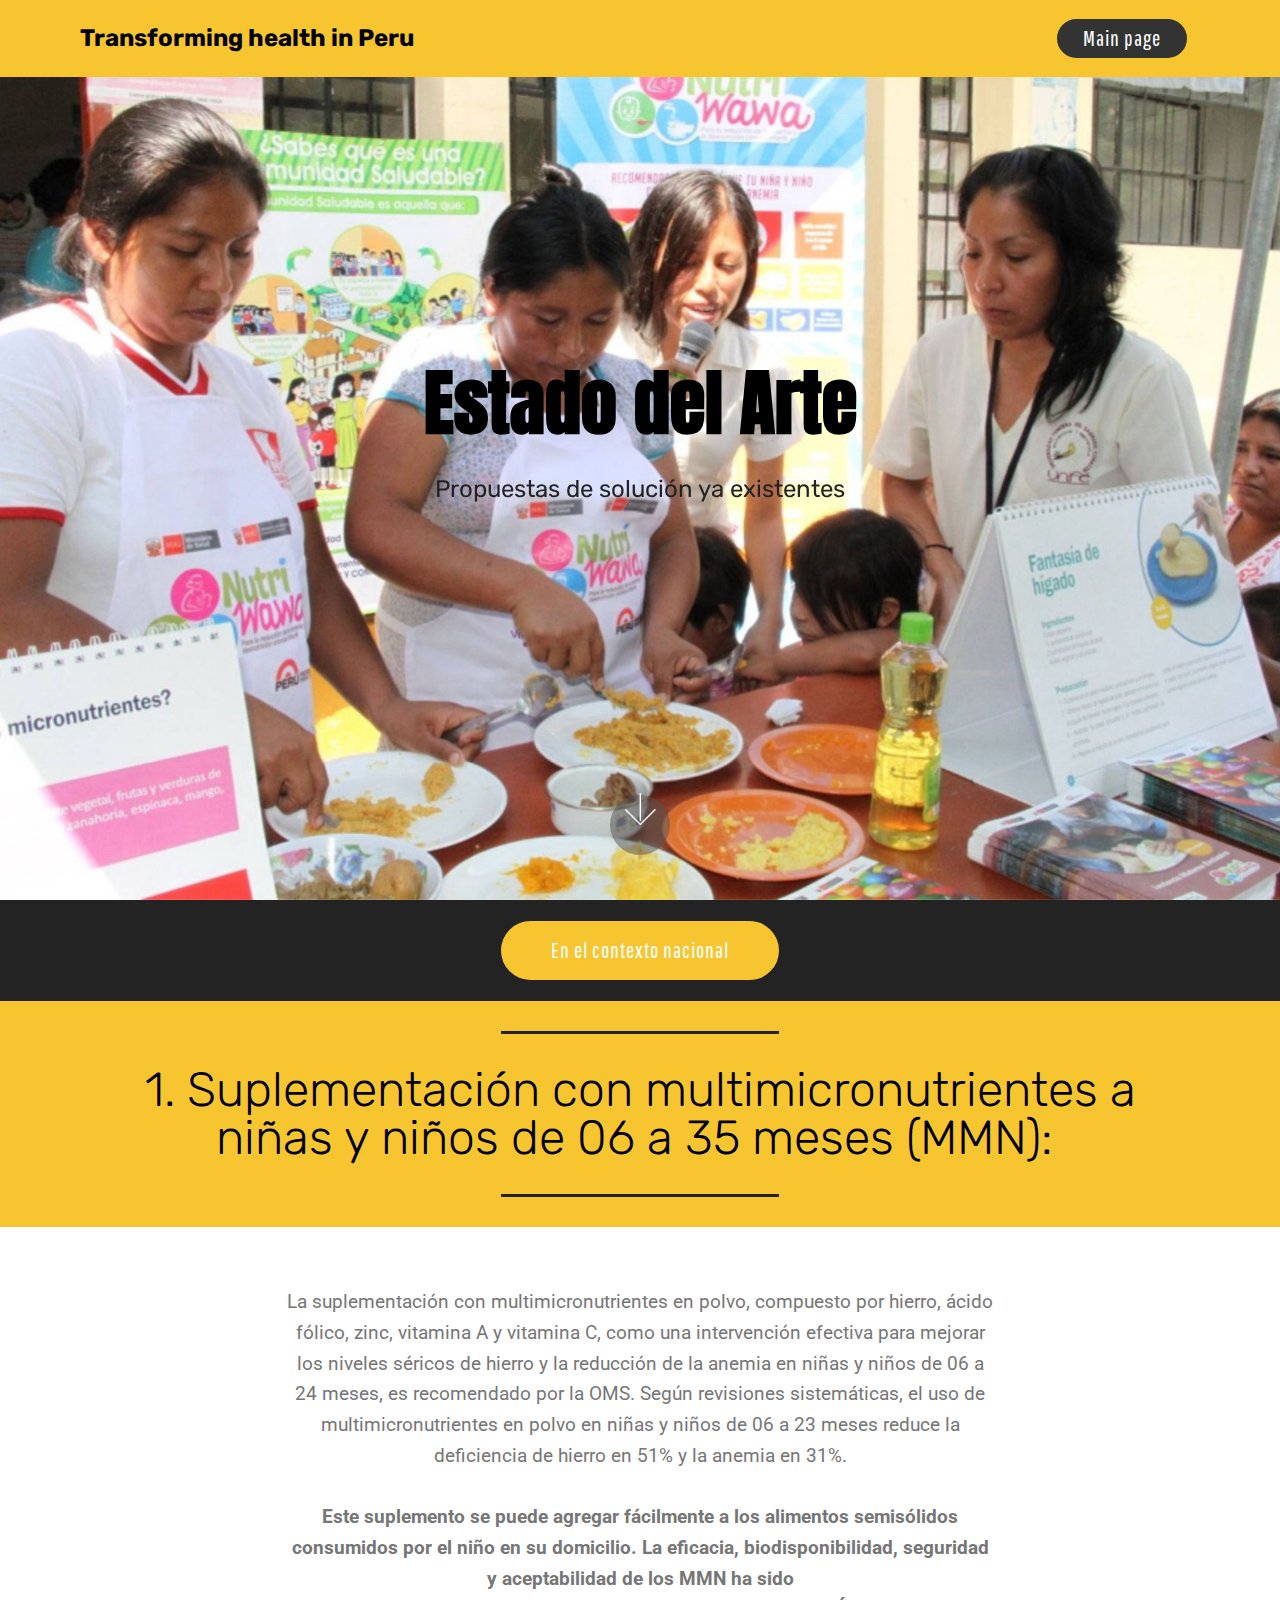
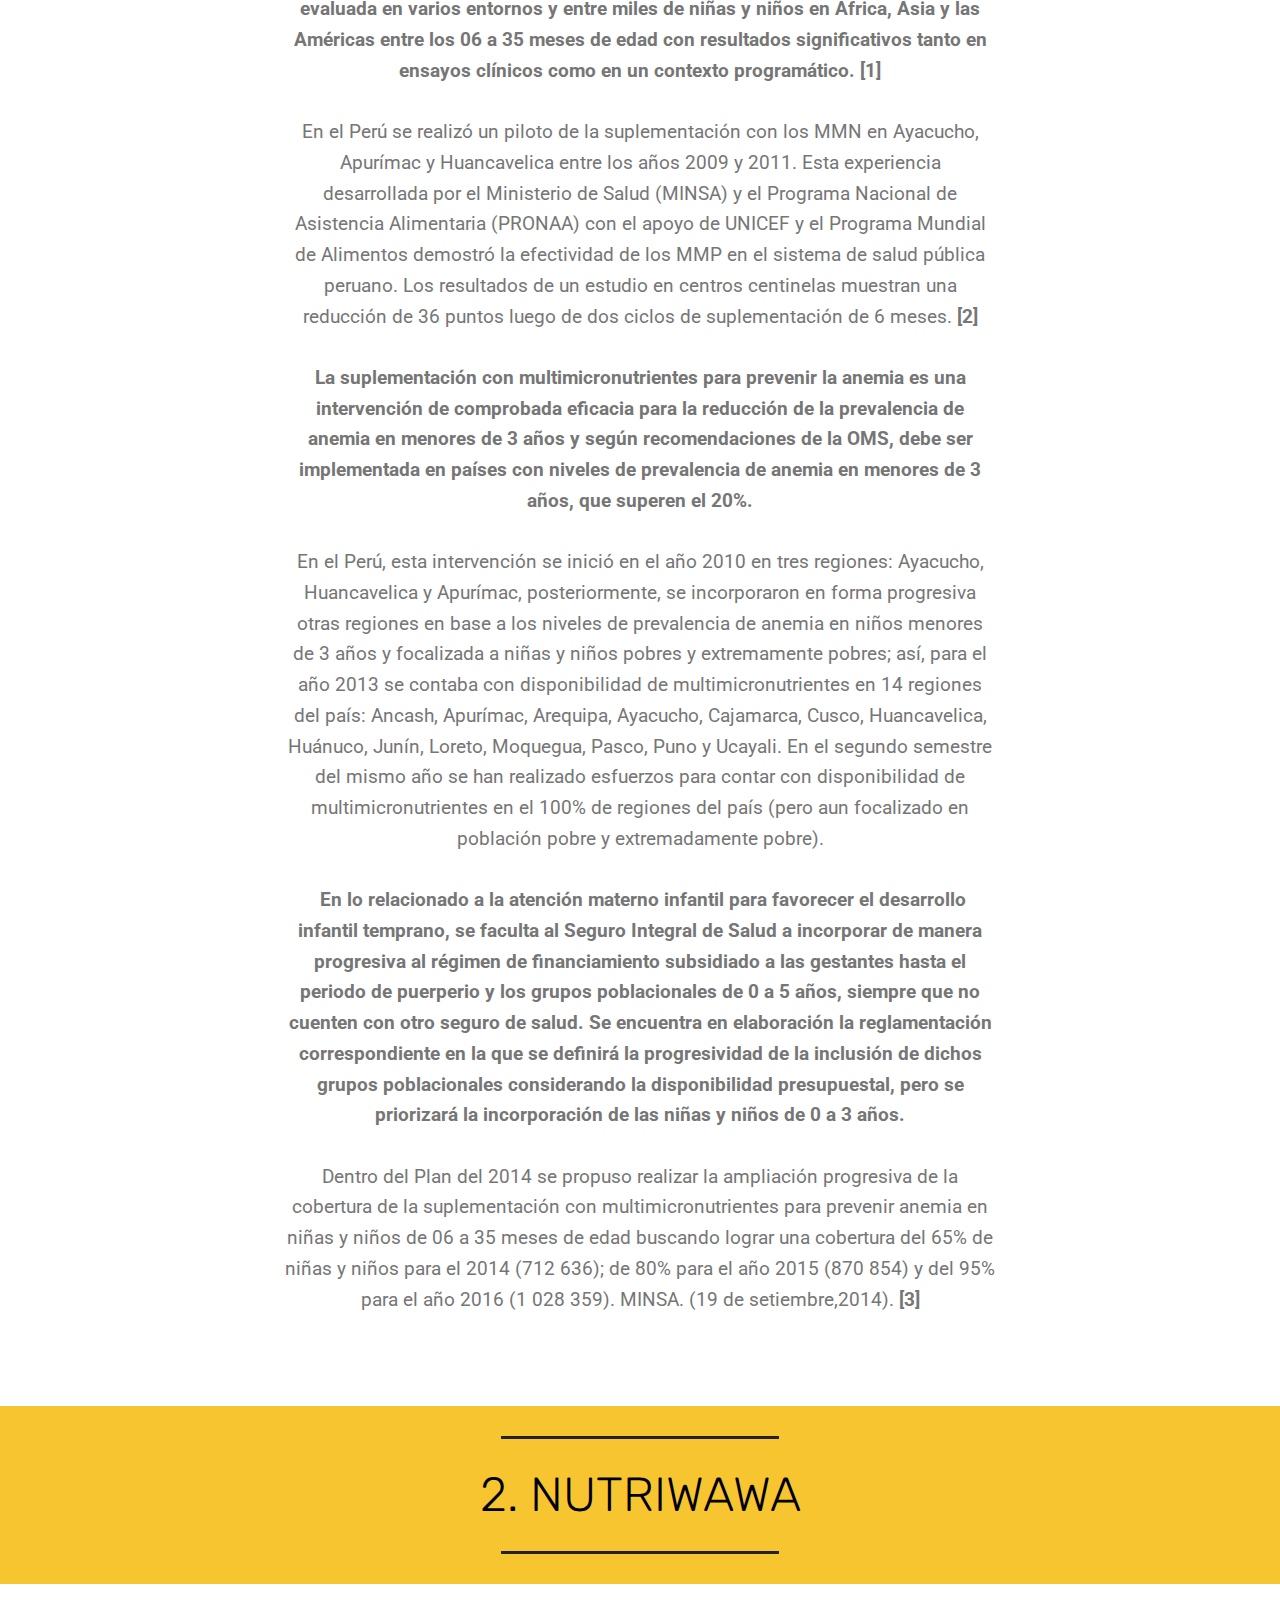
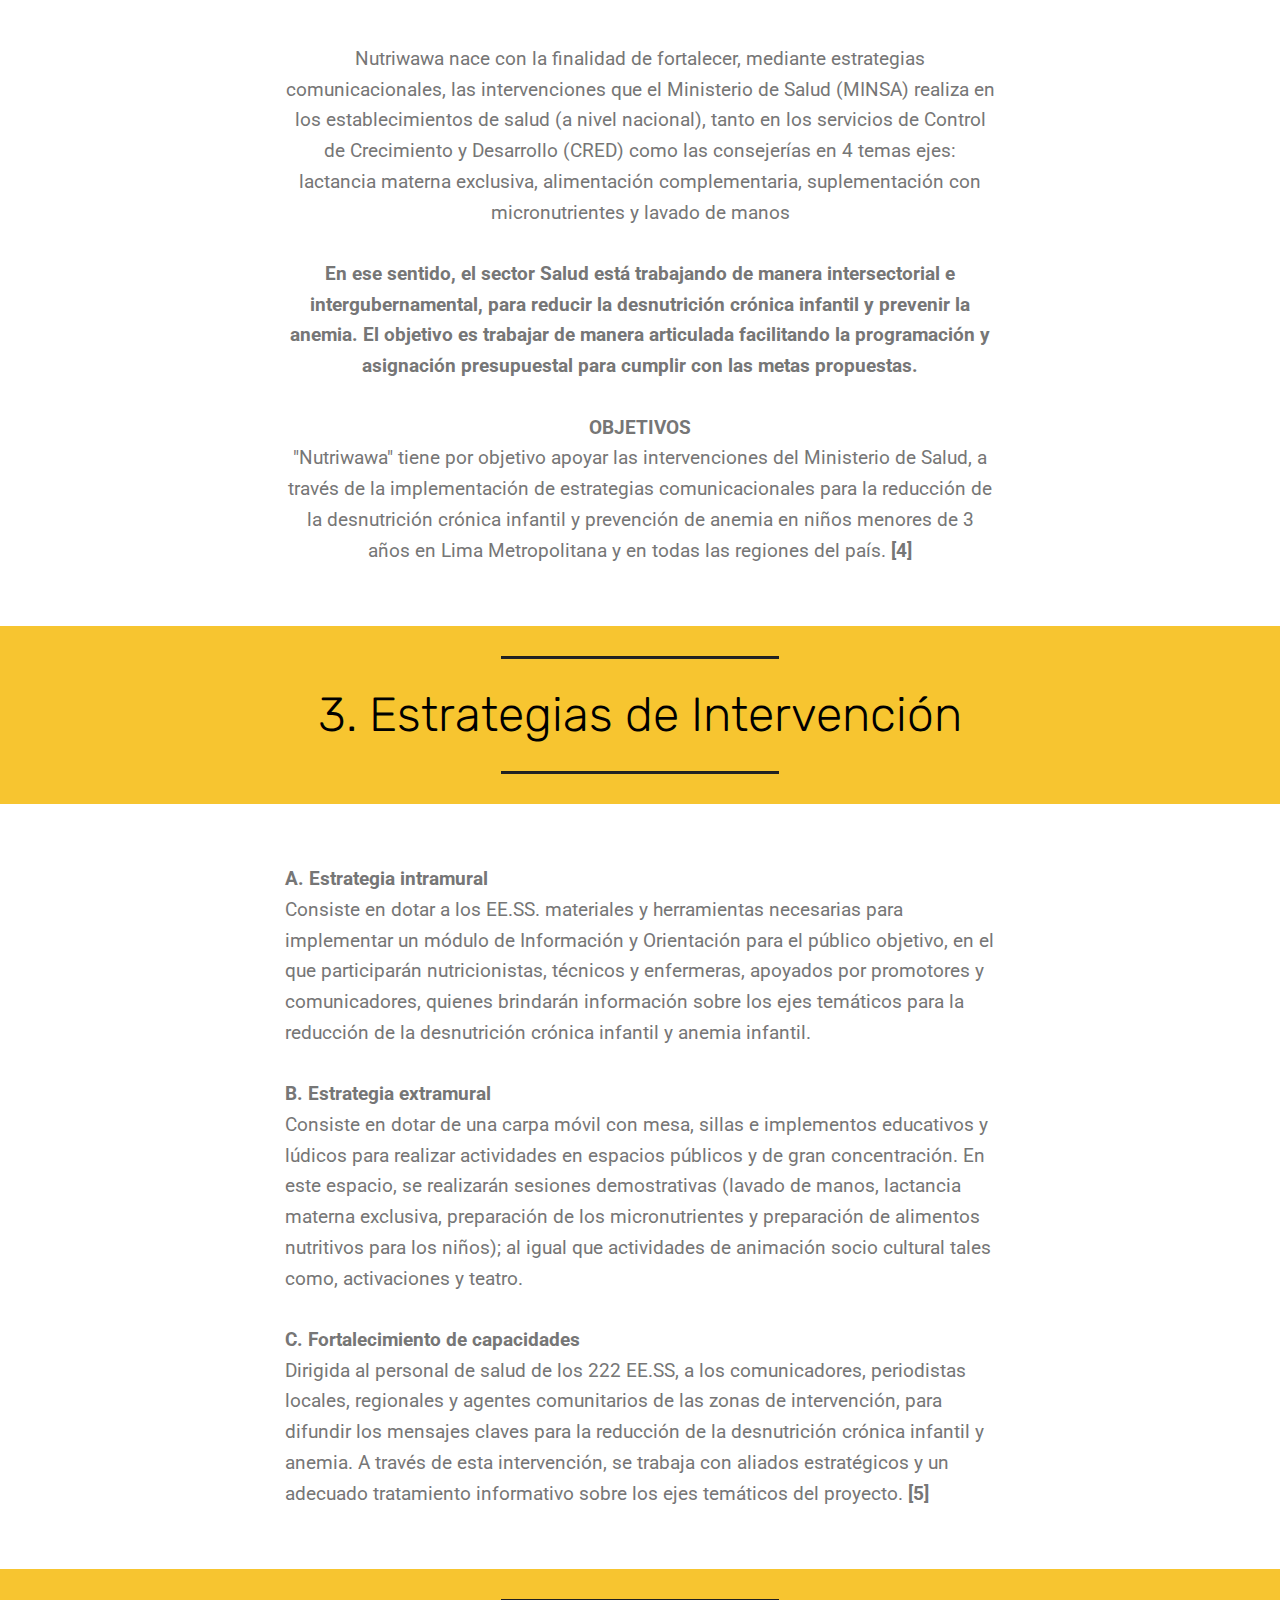
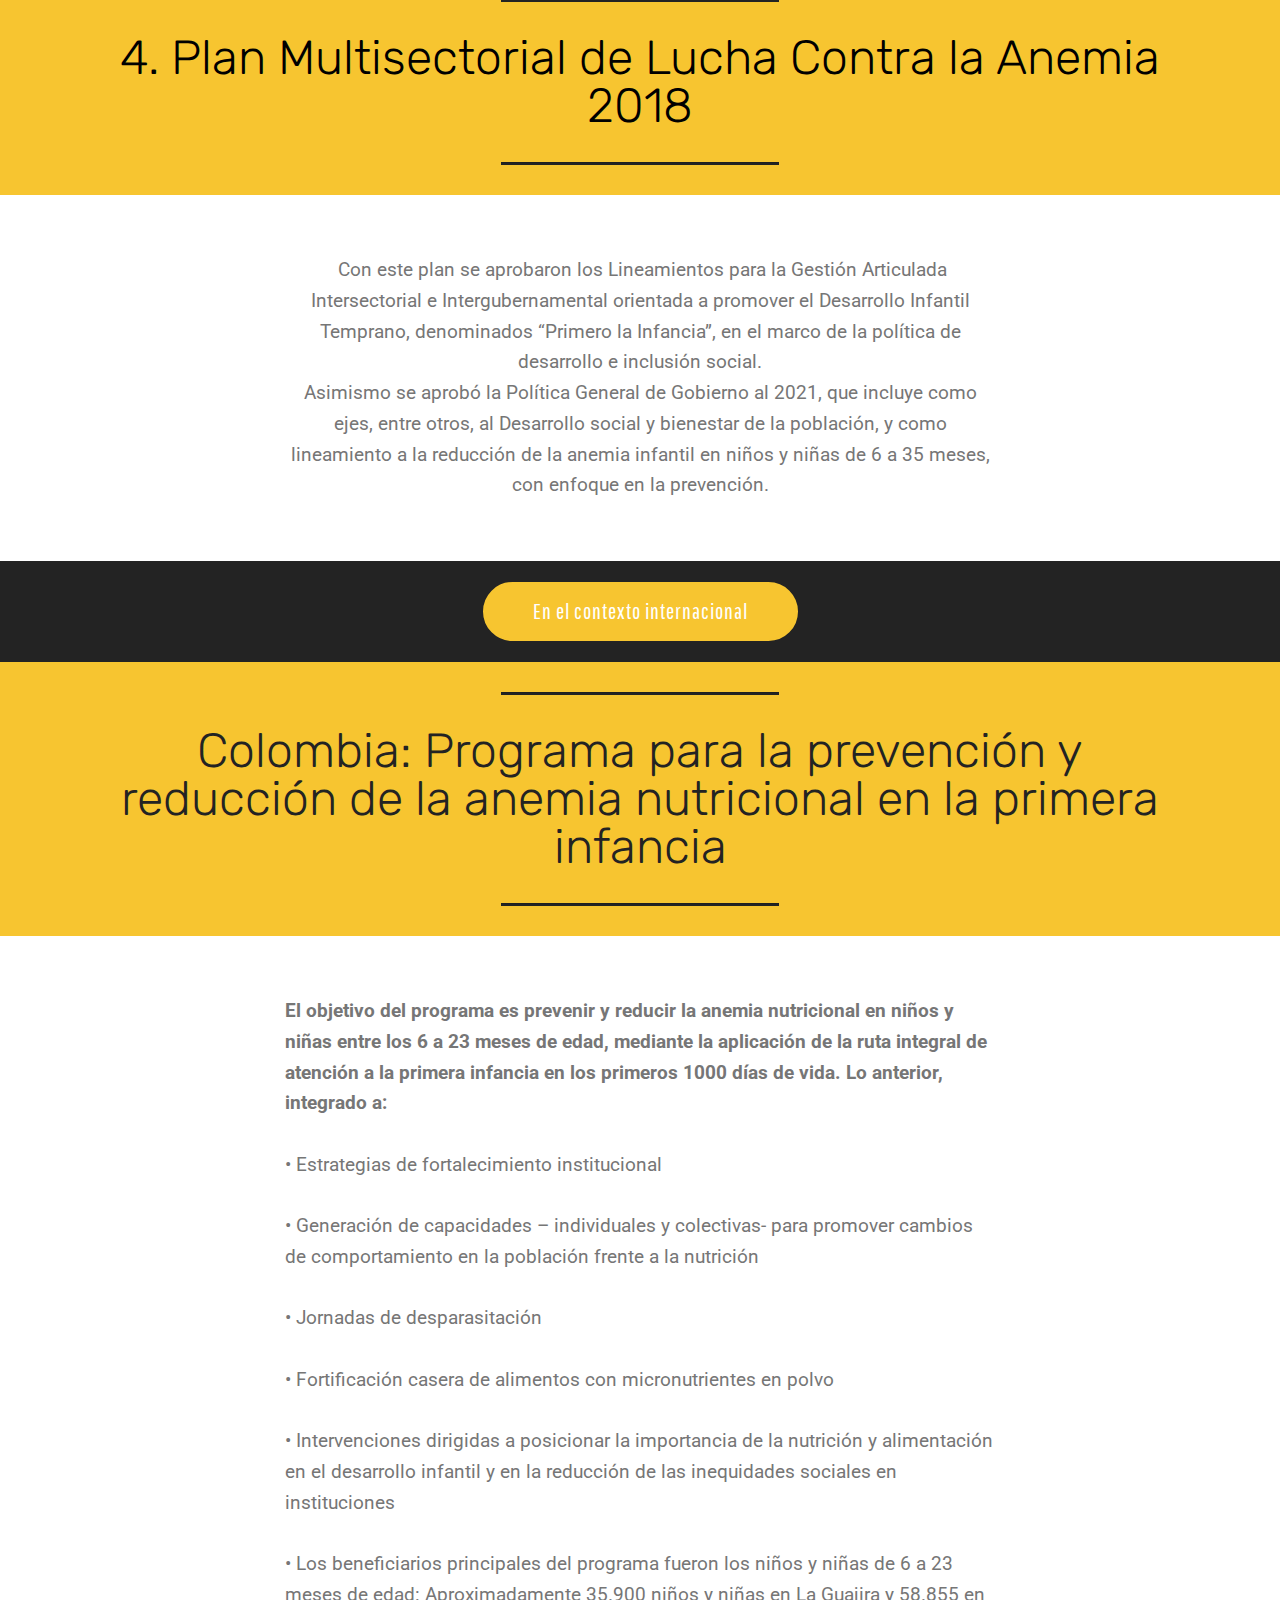
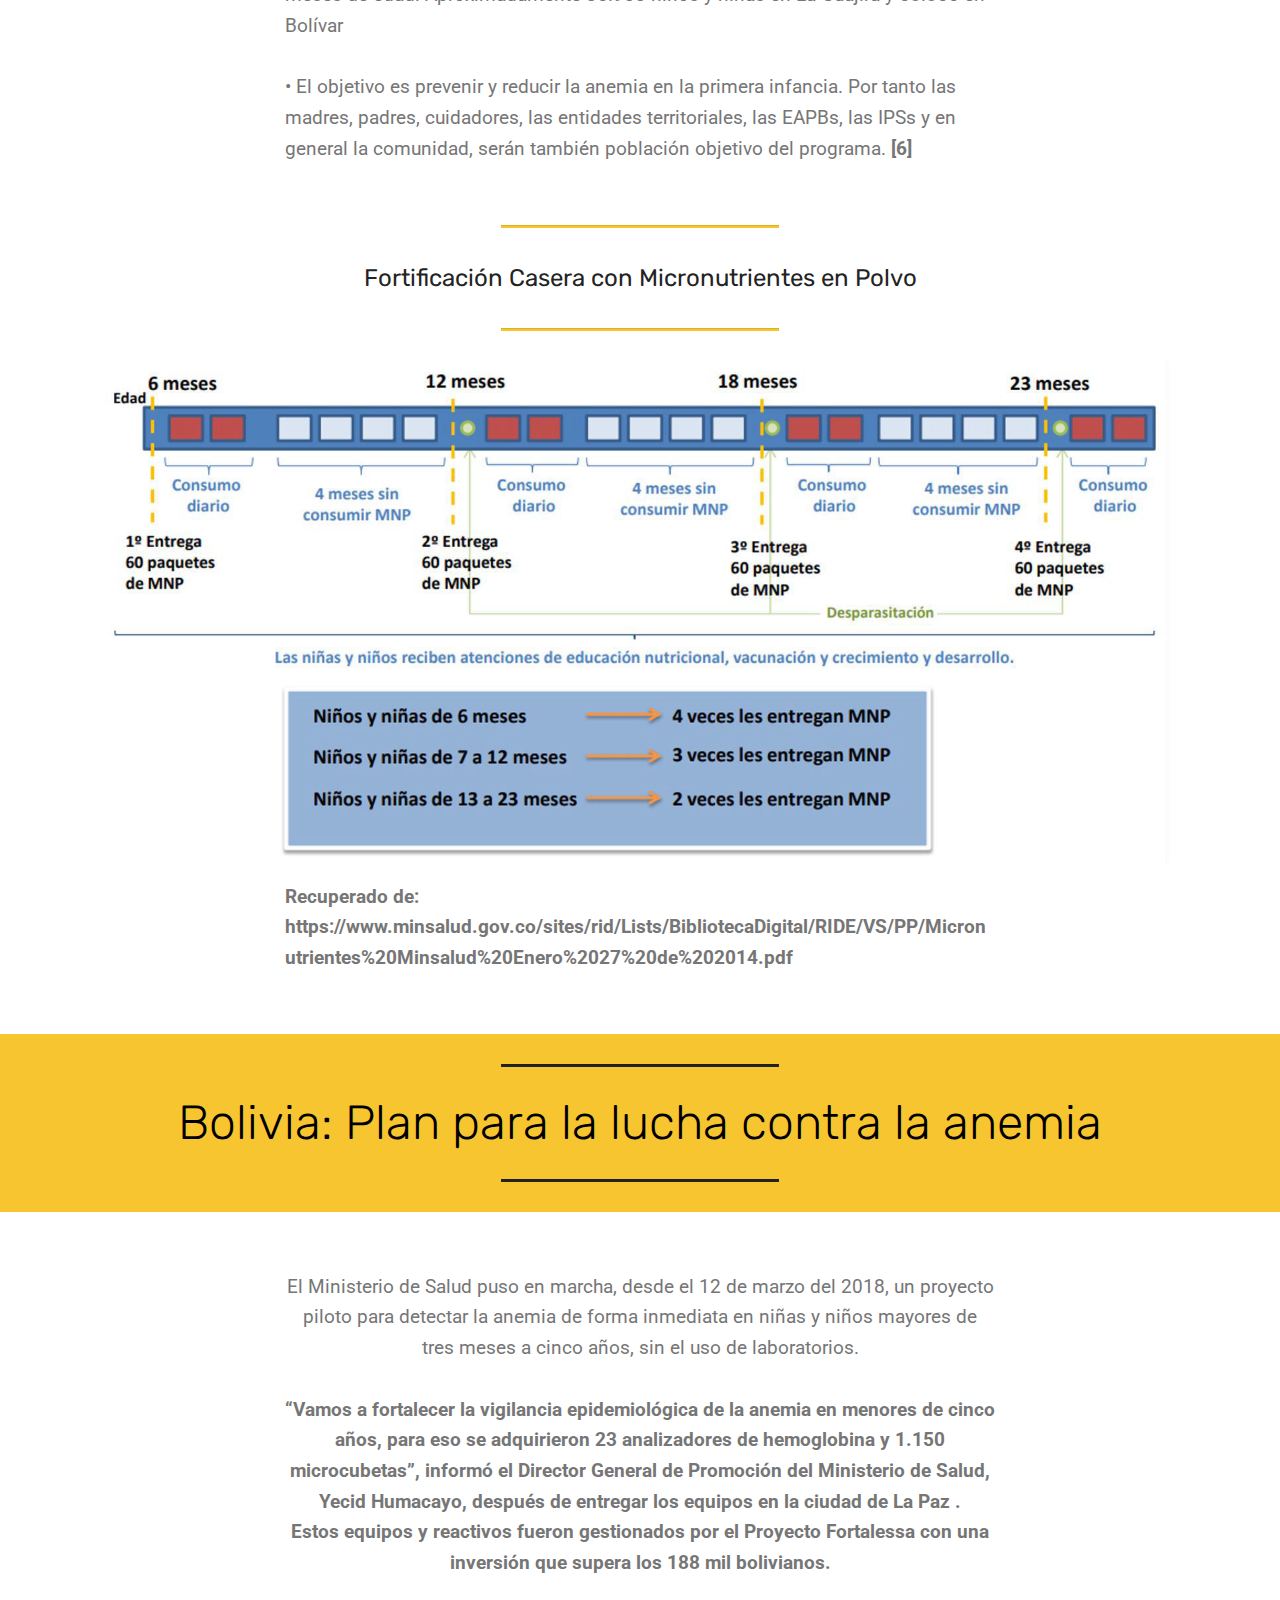
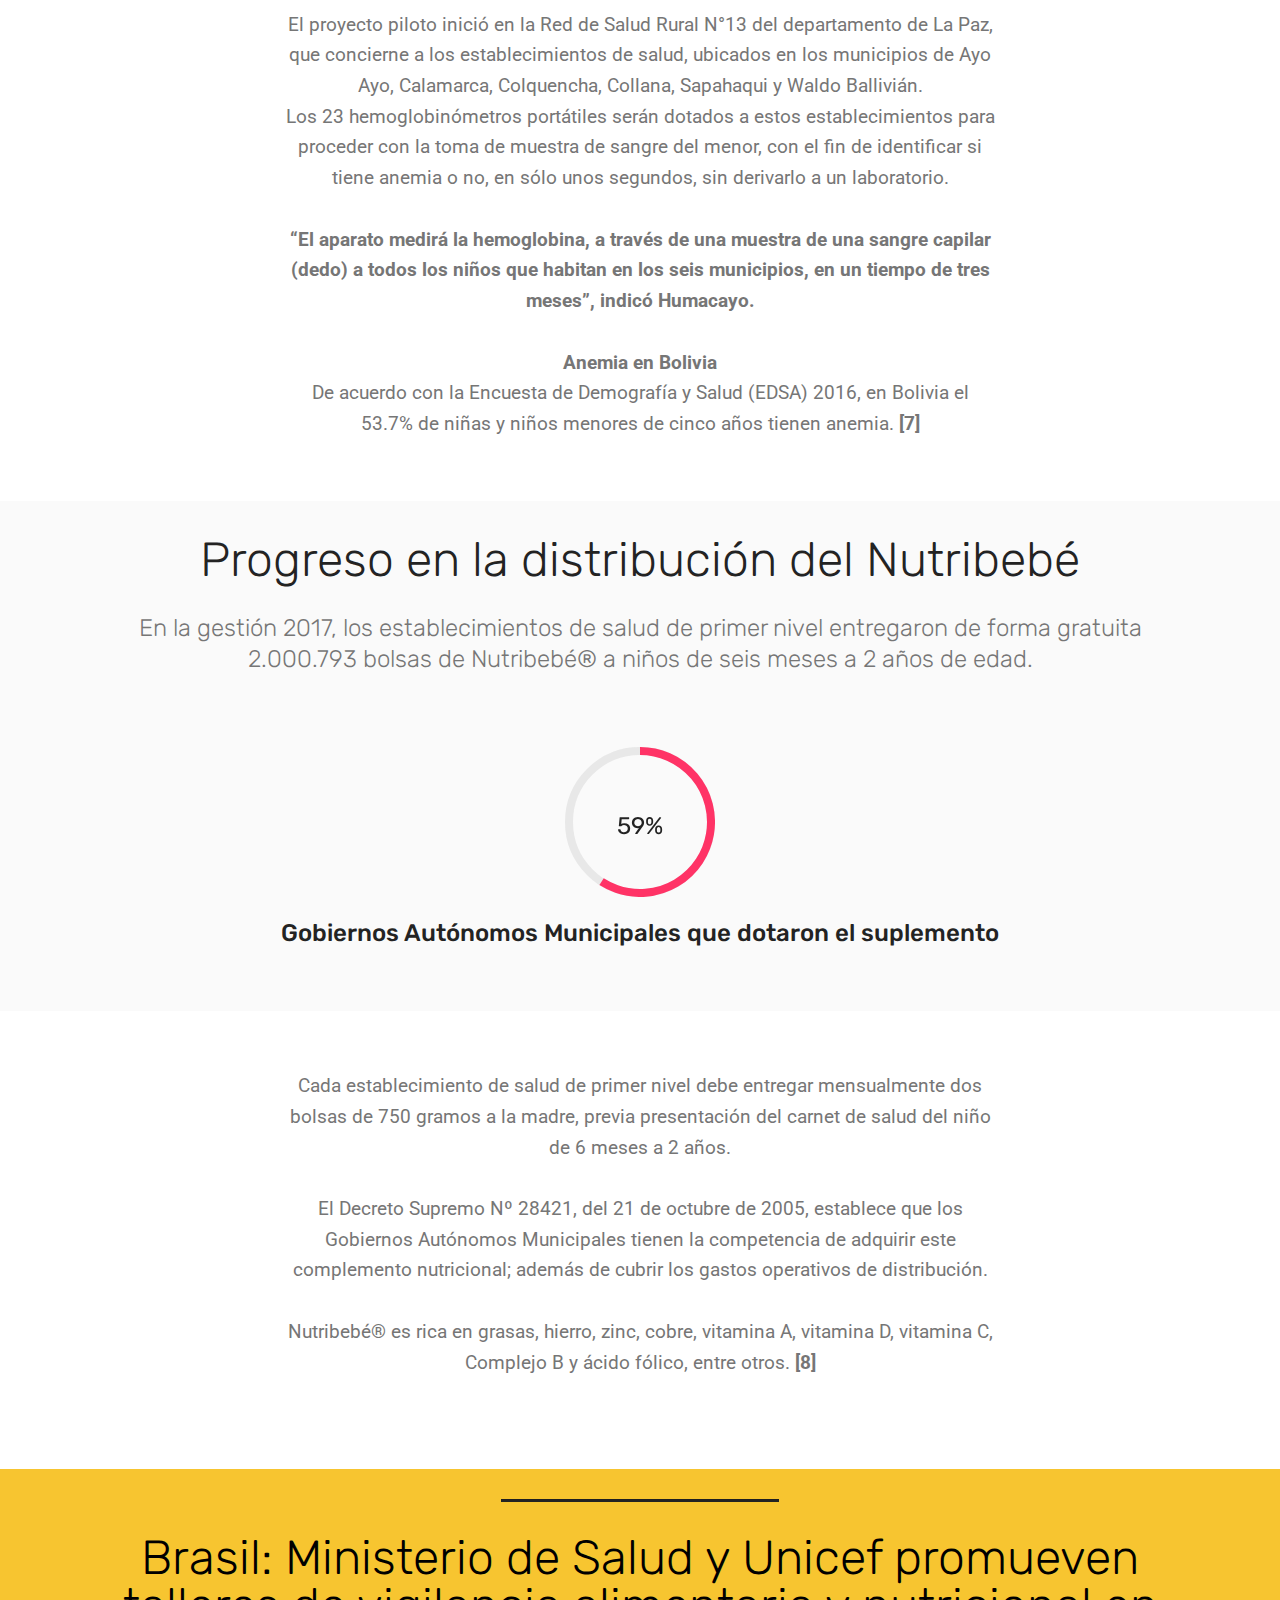
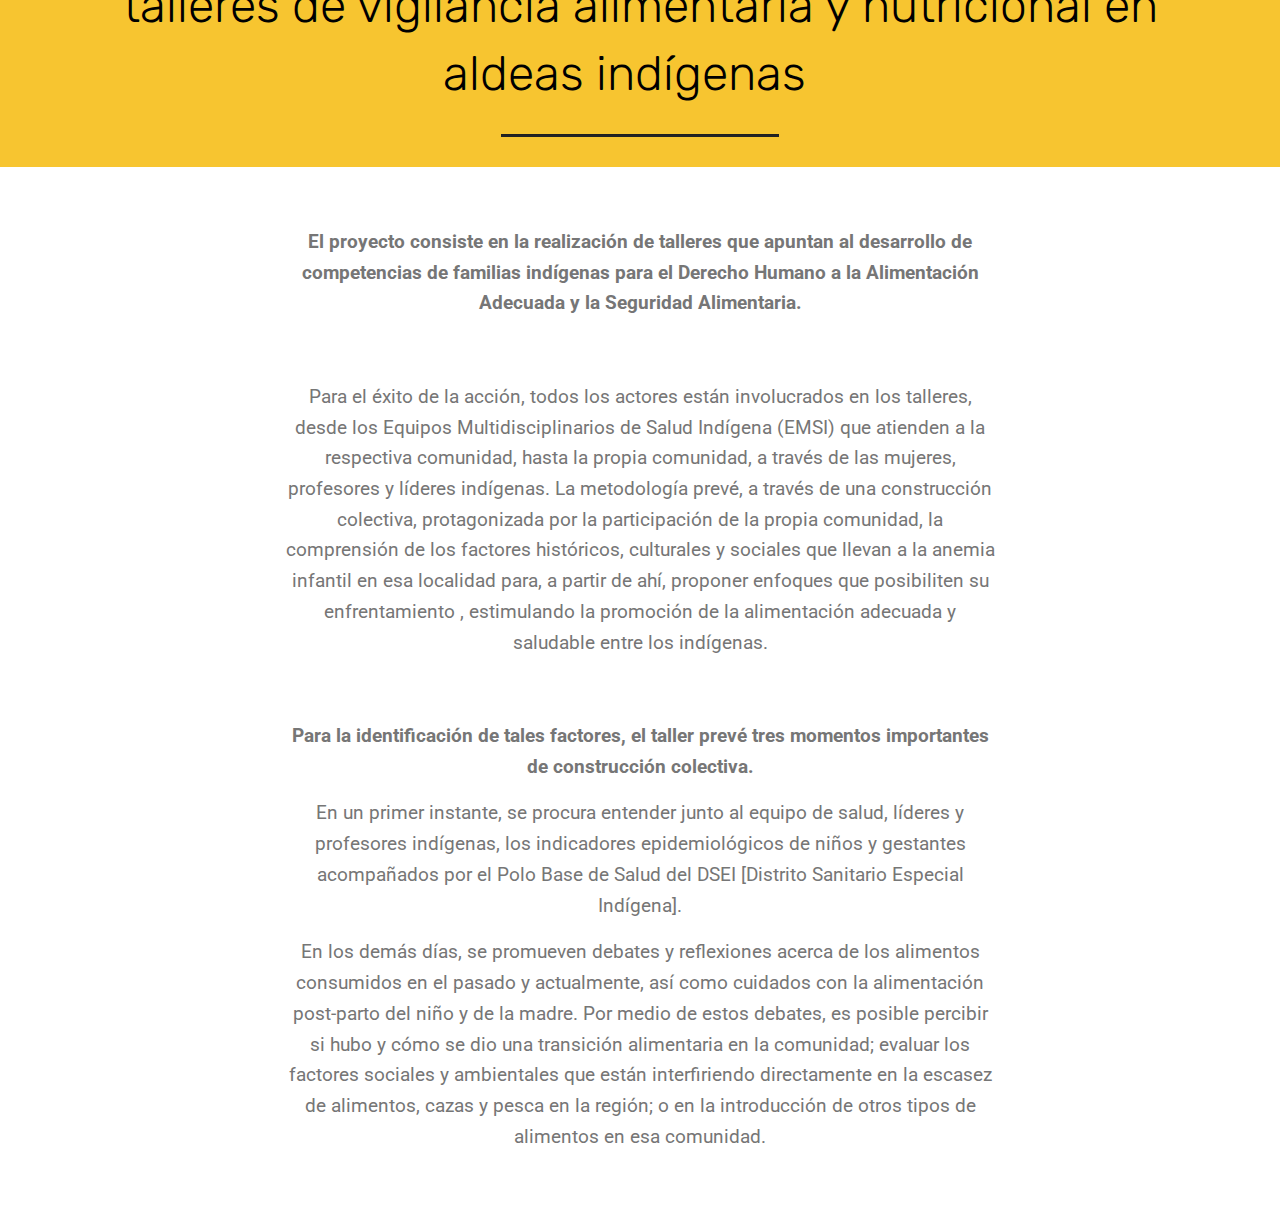
<file: page5.html>
<!DOCTYPE html>
<html >
<head>
  <!-- Site made with Mobirise Website Builder v4.8.3, https://mobirise.com -->
  <meta charset="UTF-8">
  <meta http-equiv="X-UA-Compatible" content="IE=edge">
  <meta name="generator" content="Mobirise v4.8.3, mobirise.com">
  <meta name="viewport" content="width=device-width, initial-scale=1, minimum-scale=1">
  <link rel="shortcut icon" href="assets/images/logo-96x96.png" type="image/x-icon">
  <meta name="description" content="Website Generator Description">
  <title>Estado del Arte</title>
  <link rel="stylesheet" href="assets/web/assets/mobirise-icons/mobirise-icons.css">
  <link rel="stylesheet" href="assets/tether/tether.min.css">
  <link rel="stylesheet" href="assets/bootstrap/css/bootstrap.min.css">
  <link rel="stylesheet" href="assets/bootstrap/css/bootstrap-grid.min.css">
  <link rel="stylesheet" href="assets/bootstrap/css/bootstrap-reboot.min.css">
  <link rel="stylesheet" href="assets/dropdown/css/style.css">
  <link rel="stylesheet" href="assets/as-pie-progress/css/progress.min.css">
  <link rel="stylesheet" href="assets/theme/css/style.css">
  <link rel="stylesheet" href="assets/mobirise/css/mbr-additional.css" type="text/css">
  
  
  
</head>
<body>
  <section class="menu cid-qTkzRZLJNu" once="menu" id="menu1-4f">

    

    <nav class="navbar navbar-expand beta-menu navbar-dropdown align-items-center navbar-fixed-top navbar-toggleable-sm">
        <button class="navbar-toggler navbar-toggler-right" type="button" data-toggle="collapse" data-target="#navbarSupportedContent" aria-controls="navbarSupportedContent" aria-expanded="false" aria-label="Toggle navigation">
            <div class="hamburger">
                <span></span>
                <span></span>
                <span></span>
                <span></span>
            </div>
        </button>
        <div class="menu-logo">
            <div class="navbar-brand">
                
                <span class="navbar-caption-wrap"><a class="navbar-caption text-black display-5" href="https://mobirise.com">Transforming health in Peru</a></span>
            </div>
        </div>
        <div class="collapse navbar-collapse" id="navbarSupportedContent">
            <ul class="navbar-nav nav-dropdown" data-app-modern-menu="true"><li class="nav-item">
                    <a class="nav-link link text-white display-4" href="https://mobirise.com">
                        </a>
                </li></ul>
            <div class="navbar-buttons mbr-section-btn"><a class="btn btn-sm btn-black display-4" href="page1.html">Main page</a></div>
        </div>
    </nav>
</section>

<section class="engine"><a href="https://mobiri.se/a">online website builder</a></section><section class="cid-r7gMqmA88p mbr-fullscreen mbr-parallax-background" id="header2-4g">

    

    

    <div class="container align-center">
        <div class="row justify-content-md-center">
            <div class="mbr-white col-md-10">
                <h1 class="mbr-section-title mbr-bold pb-3 mbr-fonts-style display-1">
                    Estado del Arte</h1>
                
                <p class="mbr-text pb-3 mbr-fonts-style display-5">
                    Propuestas de solución ya existentes</p>
                
            </div>
        </div>
    </div>
    <div class="mbr-arrow hidden-sm-down" aria-hidden="true">
        <a href="#next">
            <i class="mbri-down mbr-iconfont"></i>
        </a>
    </div>
</section>

<section class="mbr-section content8 cid-r7gW2rw6Oc" id="content8-4p">

    

    <div class="container">
        <div class="media-container-row title">
            <div class="col-12 col-md-8">
                <div class="mbr-section-btn align-center"><a class="btn btn-primary display-4" href="https://mobirise.com">En el contexto nacional</a></div>
            </div>
        </div>
    </div>
</section>

<section class="mbr-section article content9 cid-r7gQqP5wPa" id="content9-4h">
    
     

    <div class="container">
        <div class="inner-container" style="width: 100%;">
            <hr class="line" style="width: 25%;">
            <div class="section-text align-center mbr-fonts-style display-2">1.	Suplementación con multimicronutrientes a niñas y niños de 06 a 35 meses (MMN):&nbsp;</div>
            <hr class="line" style="width: 25%;">
        </div>
        </div>
</section>

<section class="mbr-section article content1 cid-r7gQz8xv3V" id="content1-4i">
    
     

    <div class="container">
        <div class="media-container-row">
            <div class="mbr-text col-12 col-md-8 mbr-fonts-style display-7">La suplementación con multimicronutrientes en polvo, compuesto por hierro, ácido fólico, zinc, vitamina A y vitamina C, como una intervención efectiva para mejorar los niveles séricos de hierro y la reducción de la anemia en niñas y niños de 06 a 24 meses, es recomendado por la OMS. Según revisiones sistemáticas, el uso de multimicronutrientes en polvo en niñas y niños de 06 a 23 meses reduce la deficiencia de hierro en 51% y la anemia en 31%. 
<div><strong><br></strong></div><div><strong>Este suplemento se puede agregar fácilmente a los alimentos semisólidos consumidos por el niño en su domicilio. La eficacia, biodisponibilidad, seguridad y aceptabilidad de los MMN ha sido 
</strong></div><div><strong>evaluada en varios entornos y entre miles de niñas y niños en África, Asia y las Américas entre los 06 a 35 meses de edad con resultados significativos tanto en ensayos clínicos como en un contexto programático. 
[1]</strong></div><div><strong><br></strong></div><div>En el Perú se realizó un piloto de la suplementación con los MMN en Ayacucho, Apurímac y Huancavelica entre los años 2009 y 2011. Esta experiencia desarrollada por el Ministerio de Salud (MINSA) y el Programa Nacional de Asistencia Alimentaria (PRONAA) con el apoyo de UNICEF y el Programa Mundial de Alimentos demostró la efectividad de los MMP en el sistema de salud pública peruano. Los resultados de un estudio en centros centinelas muestran una reducción de 36 puntos luego de dos ciclos de suplementación de 6 meses. 
<strong>[2]</strong></div><div><strong><br></strong></div><div><strong>La suplementación con multimicronutrientes para prevenir la anemia es una intervención de comprobada eficacia para la reducción de la prevalencia de anemia en menores de 3 años y según recomendaciones de la OMS, debe ser implementada en países con niveles de prevalencia de anemia en menores de 3 años, que superen el 20%.
</strong></div><div><strong><br></strong></div><div>En el Perú, esta intervención se inició en el año 2010 en tres regiones: Ayacucho, Huancavelica y  Apurímac, posteriormente, se incorporaron en forma progresiva otras regiones en base a los niveles de prevalencia de anemia en niños menores de 3 años y focalizada a niñas y niños pobres y extremamente pobres; así, para el año 2013 se contaba con disponibilidad de multimicronutrientes en 14 regiones del país: Ancash, Apurímac, Arequipa, Ayacucho, Cajamarca, Cusco, Huancavelica, Huánuco, Junín, Loreto, Moquegua, Pasco, Puno y Ucayali. En el segundo semestre del mismo año se han realizado esfuerzos para contar con disponibilidad de multimicronutrientes en el 100% de regiones del país (pero aun focalizado en población pobre y extremadamente pobre).
</div><div><strong><br></strong></div><div><strong>&nbsp;En lo relacionado a la atención materno infantil para favorecer el desarrollo infantil temprano, se faculta al Seguro Integral de Salud a incorporar de manera progresiva al régimen de financiamiento subsidiado a las gestantes hasta el periodo de puerperio y los grupos poblacionales de 0 a 5 años, siempre que no cuenten con otro seguro de salud. Se encuentra en elaboración la reglamentación correspondiente en la que se definirá la progresividad de la inclusión de dichos grupos poblacionales considerando la disponibilidad presupuestal, pero se priorizará la incorporación de las niñas y niños de 0 a 3 años.
</strong></div><div><strong><br></strong></div><div>Dentro del Plan del 2014 se propuso realizar la ampliación progresiva de la cobertura de la suplementación con multimicronutrientes para prevenir anemia en niñas y niños de 06 a 35 meses de edad buscando lograr una cobertura del 65% de niñas y niños para el 2014 (712 636); de 80% para el año 2015 (870 854) y del 95% para el año 2016 (1 028 359). MINSA. (19 de setiembre,2014). 
<strong>[3]</strong></div><div><strong><br></strong></div></div>
        </div>
    </div>
</section>

<section class="mbr-section article content9 cid-r7gUkwEg5i" id="content9-4k">
    
     

    <div class="container">
        <div class="inner-container" style="width: 100%;">
            <hr class="line" style="width: 25%;">
            <div class="section-text align-center mbr-fonts-style display-2">2.	NUTRIWAWA</div>
            <hr class="line" style="width: 25%;">
        </div>
        </div>
</section>

<section class="mbr-section article content1 cid-r7gUywRHxu" id="content1-4l">
    
     

    <div class="container">
        <div class="media-container-row">
            <div class="mbr-text col-12 col-md-8 mbr-fonts-style display-7">Nutriwawa nace con la finalidad de fortalecer, mediante estrategias comunicacionales, las intervenciones que el Ministerio de Salud (MINSA) realiza en los establecimientos de salud (a nivel nacional), tanto en los servicios de Control de Crecimiento y Desarrollo (CRED) como las consejerías en 4 temas ejes: lactancia materna exclusiva, alimentación complementaria, suplementación con micronutrientes y lavado de manos
<div><strong><br></strong></div><div><strong>En ese sentido, el sector Salud está trabajando de manera intersectorial e intergubernamental, para reducir la desnutrición crónica infantil y prevenir la anemia. El objetivo es trabajar de manera articulada facilitando la programación y asignación presupuestal para cumplir con las metas propuestas. 
</strong></div><div><strong><br></strong></div><div><strong>OBJETIVOS
</strong></div><div>"Nutriwawa" tiene por objetivo apoyar las intervenciones del Ministerio de Salud, a través de la implementación de estrategias comunicacionales para la reducción de la desnutrición crónica infantil y prevención de anemia en niños menores de 3 años en Lima Metropolitana y en todas las regiones del país.<strong> [4]</strong></div></div>
        </div>
    </div>
</section>

<section class="mbr-section article content9 cid-r7gV0YOXCA" id="content9-4m">
    
     

    <div class="container">
        <div class="inner-container" style="width: 100%;">
            <hr class="line" style="width: 25%;">
            <div class="section-text align-center mbr-fonts-style display-2">3.	Estrategias de Intervención</div>
            <hr class="line" style="width: 25%;">
        </div>
        </div>
</section>

<section class="mbr-section article content1 cid-r7gVmtMnba" id="content1-4n">
    
     

    <div class="container">
        <div class="media-container-row">
            <div class="mbr-text col-12 col-md-8 mbr-fonts-style display-7"><strong>A.	Estrategia intramural
</strong><div>Consiste en dotar a los EE.SS. materiales y herramientas necesarias para implementar un módulo de Información y Orientación para el público objetivo, en el que participarán nutricionistas, técnicos y enfermeras, apoyados por promotores y comunicadores, quienes brindarán información sobre los ejes temáticos para la reducción de la desnutrición crónica infantil y anemia infantil.<strong> 
</strong></div><div><strong><br></strong></div><div><strong>B.	Estrategia extramural
</strong></div><div>Consiste en dotar de una carpa móvil con mesa, sillas e implementos educativos y lúdicos para realizar actividades en espacios públicos y de gran concentración. En este espacio, se realizarán sesiones demostrativas (lavado de manos, lactancia materna exclusiva, preparación de los micronutrientes y preparación de alimentos nutritivos para los niños); al igual que actividades de animación socio cultural tales como, activaciones y teatro.
</div><div><strong><br></strong></div><div><strong>C.	Fortalecimiento de capacidades
</strong></div><div>Dirigida al personal de salud de los 222 EE.SS, a los comunicadores, periodistas locales, regionales y agentes comunitarios de las zonas de intervención, para difundir los mensajes claves para la reducción de la desnutrición crónica infantil y anemia. A través de esta intervención, se trabaja con aliados estratégicos y un adecuado tratamiento informativo sobre los ejes temáticos del proyecto.<strong>&nbsp;[5]</strong></div></div>
        </div>
    </div>
</section>

<section class="mbr-section article content9 cid-r7lrKqL6jm" id="content9-50">
    
     

    <div class="container">
        <div class="inner-container" style="width: 100%;">
            <hr class="line" style="width: 25%;">
            <div class="section-text align-center mbr-fonts-style display-2">4. Plan Multisectorial de Lucha Contra la Anemia 2018</div>
            <hr class="line" style="width: 25%;">
        </div>
        </div>
</section>

<section class="mbr-section article content1 cid-r7ls0DtKxP" id="content1-51">
    
     

    <div class="container">
        <div class="media-container-row">
            <div class="mbr-text col-12 col-md-8 mbr-fonts-style display-7">&nbsp;Con este plan se aprobaron los Lineamientos para la Gestión Articulada Intersectorial e Intergubernamental orientada a promover el Desarrollo Infantil Temprano, denominados “Primero la Infancia”, en el marco de la política de desarrollo e inclusión social.<div>
</div><div>Asimismo se aprobó la Política General de Gobierno al 2021, que incluye como ejes, entre otros, al Desarrollo social y bienestar de la población, y como lineamiento a la reducción de la anemia infantil en niños y niñas de 6 a 35 meses, con enfoque en la prevención.</div></div>
        </div>
    </div>
</section>

<section class="mbr-section content8 cid-r7gWklr763" id="content8-4q">

    

    <div class="container">
        <div class="media-container-row title">
            <div class="col-12 col-md-8">
                <div class="mbr-section-btn align-center"><a class="btn btn-primary display-4" href="https://mobirise.com">En el contexto internacional</a></div>
            </div>
        </div>
    </div>
</section>

<section class="mbr-section article content9 cid-r7gWtL7Wkt" id="content9-4s">
    
     

    <div class="container">
        <div class="inner-container" style="width: 100%;">
            <hr class="line" style="width: 25%;">
            <div class="section-text align-center mbr-fonts-style display-2">Colombia: Programa para la prevención y reducción de la anemia nutricional en la primera infancia</div>
            <hr class="line" style="width: 25%;">
        </div>
        </div>
</section>

<section class="mbr-section article content1 cid-r7gWs12BYi" id="content1-4r">
    
     

    <div class="container">
        <div class="media-container-row">
            <div class="mbr-text col-12 col-md-8 mbr-fonts-style display-7"><strong>El objetivo del programa es prevenir y reducir la anemia nutricional en niños y niñas entre los 6 a 23 meses de edad, mediante la aplicación de la ruta integral de atención a la primera infancia en los primeros 1000 días de vida. Lo anterior, integrado a: 
</strong><div><br></div><div>•	Estrategias de fortalecimiento institucional</div><div><br></div><div>
</div><div>•	Generación de capacidades – individuales y colectivas- para promover cambios de comportamiento en la población frente a la nutrición 
</div><div><br></div><div>•	Jornadas de desparasitación 
</div><div><br></div><div>•	Fortificación casera de alimentos con micronutrientes en polvo 
</div><div><br></div><div>•	Intervenciones dirigidas a posicionar la importancia de la nutrición y alimentación en el desarrollo infantil y en la reducción de las inequidades sociales en instituciones
</div><div><br></div><div>•	 Los beneficiarios principales del programa fueron los niños y niñas de 6 a 23 meses de edad: Aproximadamente 35.900 niños y niñas en La Guajira y 58.855 en Bolívar 
</div><div><br></div><div>•	El objetivo es prevenir y reducir la anemia en la primera infancia. Por tanto las madres, padres, cuidadores, las entidades territoriales, las EAPBs, las IPSs y en general la comunidad, serán también población objetivo del programa. <strong>[6]</strong></div><div><strong><br></strong></div></div>
        </div>
    </div>
</section>

<section class="mbr-section article content9 cid-r7gXtiL9eZ" id="content9-4t">
    
     

    <div class="container">
        <div class="inner-container" style="width: 100%;">
            <hr class="line" style="width: 25%;">
            <div class="section-text align-center mbr-fonts-style display-5">Fortificación Casera con Micronutrientes en Polvo</div>
            <hr class="line" style="width: 25%;">
        </div>
        </div>
</section>

<section class="cid-r7gY35FmV8" id="image2-4u">

    

    <figure class="mbr-figure container">
        <div class="image-block" style="width: 100%;">
            <img src="assets/images/co-1678x787.jpg" alt="Mobirise" title="">
            
        </div>
    </figure>
</section>

<section class="mbr-section article content1 cid-r7gYq0kM18" id="content1-4v">
    
     

    <div class="container">
        <div class="media-container-row">
            <div class="mbr-text col-12 col-md-8 mbr-fonts-style display-7"><strong>Recuperado de: https://www.minsalud.gov.co/sites/rid/Lists/BibliotecaDigital/RIDE/VS/PP/Micronutrientes%20Minsalud%20Enero%2027%20de%202014.pdf</strong></div>
        </div>
    </div>
</section>

<section class="mbr-section article content9 cid-r7mu27lRay" id="content9-5a">
    
     

    <div class="container">
        <div class="inner-container" style="width: 100%;">
            <hr class="line" style="width: 25%;">
            <div class="section-text align-center mbr-fonts-style display-2">Bolivia: Plan para la lucha contra la anemia</div>
            <hr class="line" style="width: 25%;">
        </div>
        </div>
</section>

<section class="mbr-section article content1 cid-r7mvysEn4u" id="content1-5b">
    
     

    <div class="container">
        <div class="media-container-row">
            <div class="mbr-text col-12 col-md-8 mbr-fonts-style display-7">El Ministerio de Salud puso en marcha, desde el 12 de marzo del 2018, un proyecto piloto para detectar la anemia de forma inmediata en niñas y niños mayores de tres meses a cinco años, sin el uso de laboratorios.
<div><strong><br></strong></div><div><strong>“Vamos a fortalecer la vigilancia epidemiológica de la anemia en menores de cinco años, para eso se adquirieron 23 analizadores de hemoglobina y 1.150 microcubetas”, informó el Director General de Promoción del Ministerio de Salud, Yecid Humacayo, después de entregar los equipos en la ciudad de La Paz
.</strong></div><div><strong>Estos equipos y reactivos fueron gestionados por el Proyecto Fortalessa con una inversión que supera los 188 mil bolivianos.
</strong></div><div><strong><br></strong></div><div>El proyecto piloto inició en la Red de Salud Rural N°13 del departamento de La Paz, que concierne a los establecimientos de salud, ubicados en los municipios de Ayo Ayo, Calamarca, Colquencha, Collana, Sapahaqui y Waldo Ballivián.
</div><div>Los 23 hemoglobinómetros portátiles serán dotados a estos establecimientos para proceder con la toma de muestra de sangre del menor, con el fin de identificar si tiene anemia o no, en sólo unos segundos, sin derivarlo a un laboratorio.
</div><div><strong><br></strong></div><div><strong>“El aparato medirá la hemoglobina, a través de una muestra de una sangre capilar (dedo) a todos los niños que habitan en los seis municipios, en un tiempo de tres meses”, indicó Humacayo.
</strong></div><div><strong>&nbsp;
</strong></div><div><strong>Anemia en Bolivia
</strong></div><div>De acuerdo con la Encuesta de Demografía y Salud (EDSA) 2016, en Bolivia el 53.7% de niñas y niños menores de cinco años tienen anemia.<strong> [7]</strong></div><div><br></div><div><br></div></div>
        </div>
    </div>
</section>

<section class="progress-bars3 cid-r7mykNtipP" id="progress-bars3-5d">
 
     

    
    
    <div class="container">
        <h2 class="mbr-section-title pb-3 align-center mbr-fonts-style display-2">
            Progreso en la distribución del Nutribebé</h2>

        <h3 class="mbr-section-subtitle mbr-fonts-style display-5">En la gestión 2017, los establecimientos de salud de primer nivel entregaron de forma gratuita 2.000.793 bolsas de Nutribebé® a niños de seis meses a 2 años de edad.</h3>
    
        <div class="media-container-row pt-5 mt-2">
            <div class="card p-3 align-center">
                <div class="wrap">
                    <div class="pie_progress progress1" role="progressbar" data-goal="83">
                        <p class="pie_progress__number mbr-fonts-style display-5">83%</p>
                    </div>
                </div> 
                <div class="mbr-crt-title pt-3">
                    <h4 class="card-title py-2 mbr-fonts-style display-5">
                        Gobiernos Autónomos Municipales que dotaron el suplemento</h4>
                </div>                 
            </div>

            

            

            

            

            
        </div>
</div></section>

<section class="mbr-section article content1 cid-r7mzYjev6a" id="content1-5e">
    
     

    <div class="container">
        <div class="media-container-row">
            <div class="mbr-text col-12 col-md-8 mbr-fonts-style display-7">Cada establecimiento de salud de primer nivel debe entregar mensualmente dos bolsas de 750 gramos a la madre, previa presentación del carnet de salud del niño de 6 meses a 2 años.
<div><br></div><div>El Decreto Supremo Nº 28421, del 21 de octubre de 2005, establece que los Gobiernos Autónomos Municipales tienen la competencia de adquirir este complemento nutricional; además de cubrir los gastos operativos de distribución.
</div><div><br></div><div>Nutribebé® es rica en grasas, hierro, zinc, cobre, vitamina A, vitamina D, vitamina C, Complejo B y ácido fólico, entre otros.
 <strong>[8]</strong></div><div><strong><br></strong></div></div>
        </div>
    </div>
</section>

<section class="mbr-section article content9 cid-r7mDoHyMCe" id="content9-5f">
    
     

    <div class="container">
        <div class="inner-container" style="width: 100%;">
            <hr class="line" style="width: 25%;">
            <div class="section-text align-center mbr-fonts-style display-2">Brasil: Ministerio de Salud y Unicef promueven talleres de vigilancia alimentaria y nutricional en aldeas indígenas&nbsp;<span style="font-size: 4.5rem;">&nbsp;</span></div>
            <hr class="line" style="width: 25%;">
        </div>
        </div>
</section>

<section class="mbr-section article content1 cid-r7mDIHS7Em" id="content1-5g">
    
     

    <div class="container">
        <div class="media-container-row">
            <div class="mbr-text col-12 col-md-8 mbr-fonts-style display-7"><p><strong>El proyecto consiste en la realización de talleres que apuntan al desarrollo de competencias de familias indígenas para el Derecho Humano a la Alimentación Adecuada y la Seguridad Alimentaria. </strong></p><p><br></p><p>Para el éxito de la acción, todos los actores están involucrados en los talleres, desde los Equipos Multidisciplinarios de Salud Indígena (EMSI) que atienden a la respectiva comunidad, hasta la propia comunidad, a través de las mujeres, profesores y líderes indígenas. La metodología prevé, a través de una construcción colectiva, protagonizada por la participación de la propia comunidad, la comprensión de los factores históricos, culturales y sociales que llevan a la anemia infantil en esa localidad para, a partir de ahí, proponer enfoques que posibiliten su enfrentamiento , estimulando la promoción de la alimentación adecuada y saludable entre los indígenas. </p><p><strong><br></strong></p><p><strong>Para la identificación de tales factores, el taller prevé tres momentos importantes de construcción colectiva. </strong></p><p>En un primer instante, se procura entender junto al equipo de salud, líderes y profesores indígenas, los indicadores epidemiológicos de niños y gestantes acompañados por el Polo Base de Salud del DSEI [Distrito Sanitario Especial Indígena]. </p><p>En los demás días, se promueven debates y reflexiones acerca de los alimentos consumidos en el pasado y actualmente, así como cuidados con la alimentación post-parto del niño y de la madre. Por medio de estos debates, es posible percibir si hubo y cómo se dio una transición alimentaria en la comunidad; evaluar los factores sociales y ambientales que están interfiriendo directamente en la escasez de alimentos, cazas y pesca en la región; o en la introducción de otros tipos de alimentos en esa comunidad.</p></div>
        </div>
    </div>
</section>


  <script src="assets/web/assets/jquery/jquery.min.js"></script>
  <script src="assets/popper/popper.min.js"></script>
  <script src="assets/tether/tether.min.js"></script>
  <script src="assets/bootstrap/js/bootstrap.min.js"></script>
  <script src="assets/dropdown/js/script.min.js"></script>
  <script src="assets/touchswipe/jquery.touch-swipe.min.js"></script>
  <script src="assets/parallax/jarallax.min.js"></script>
  <script src="assets/as-pie-progress/jquery-as-pie-progress.min.js"></script>
  <script src="assets/smoothscroll/smooth-scroll.js"></script>
  <script src="assets/theme/js/script.js"></script>
  
  
</body>
</html>
</file>
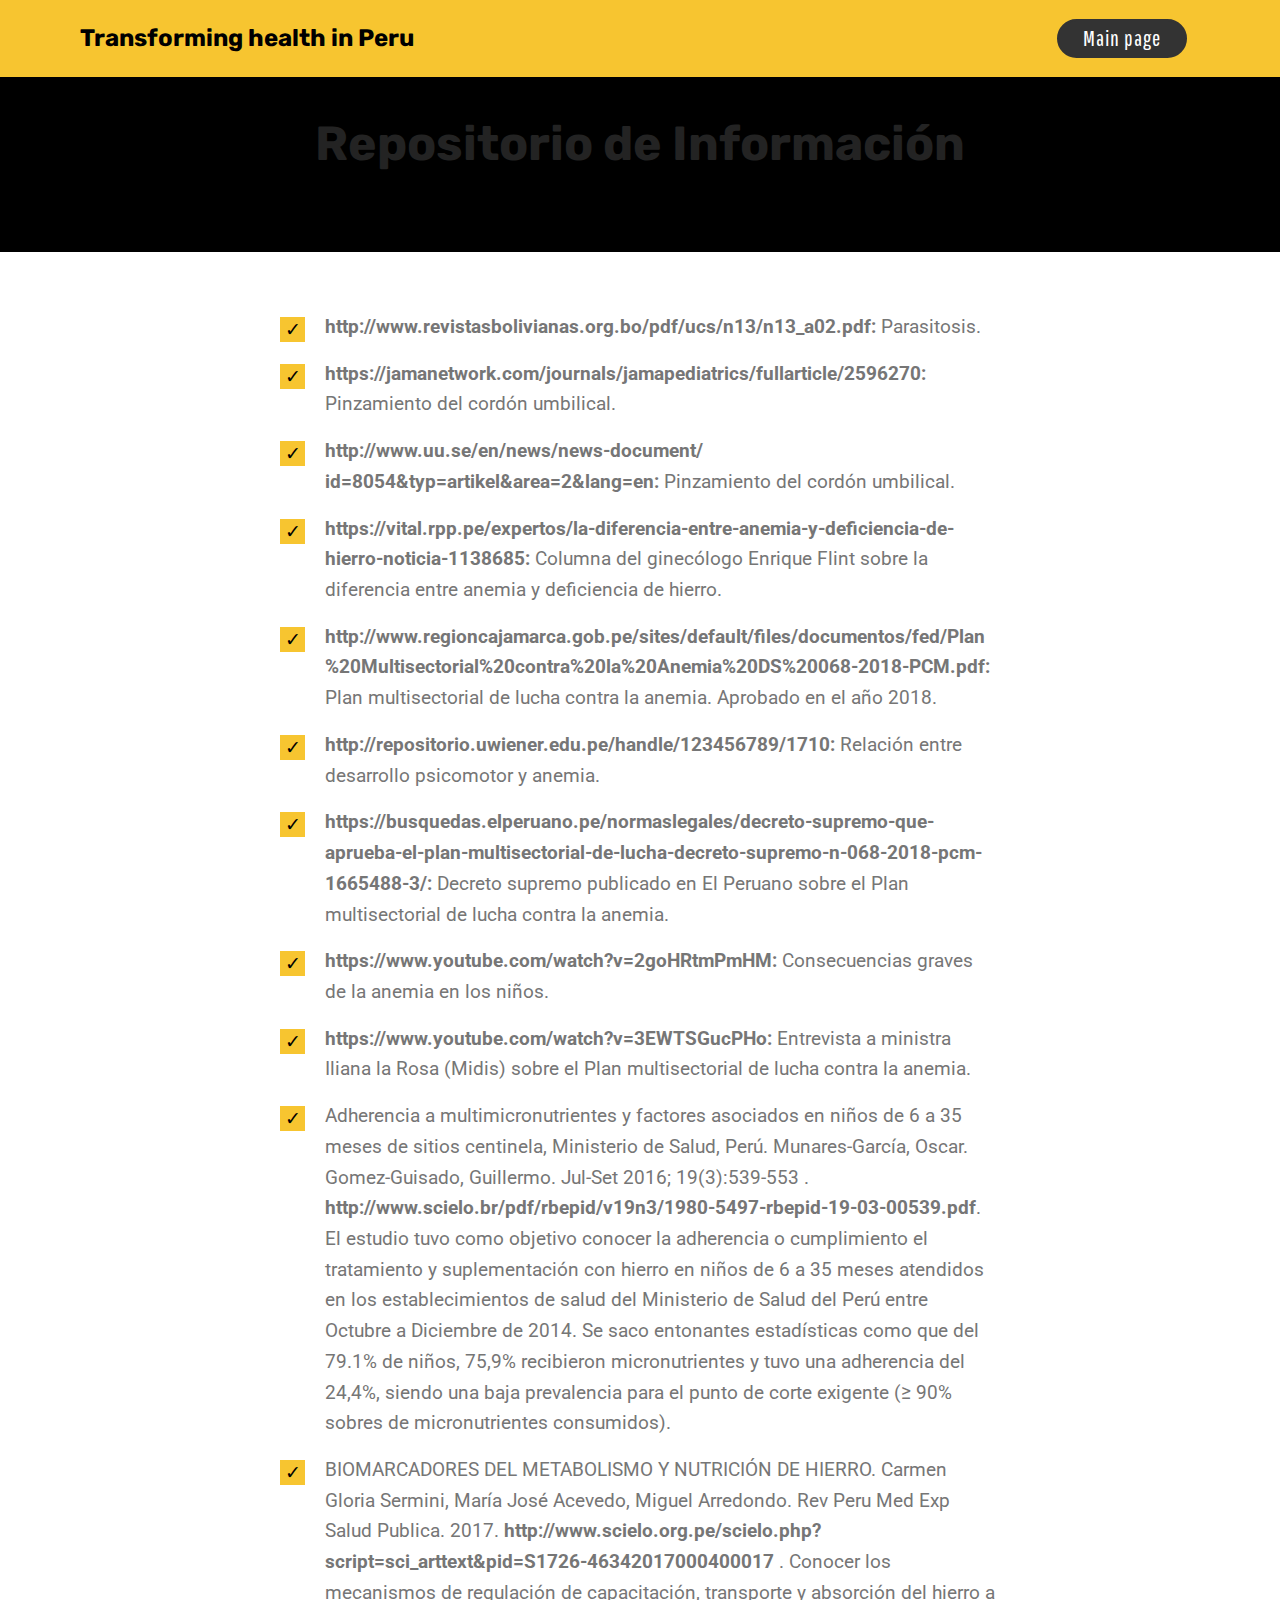
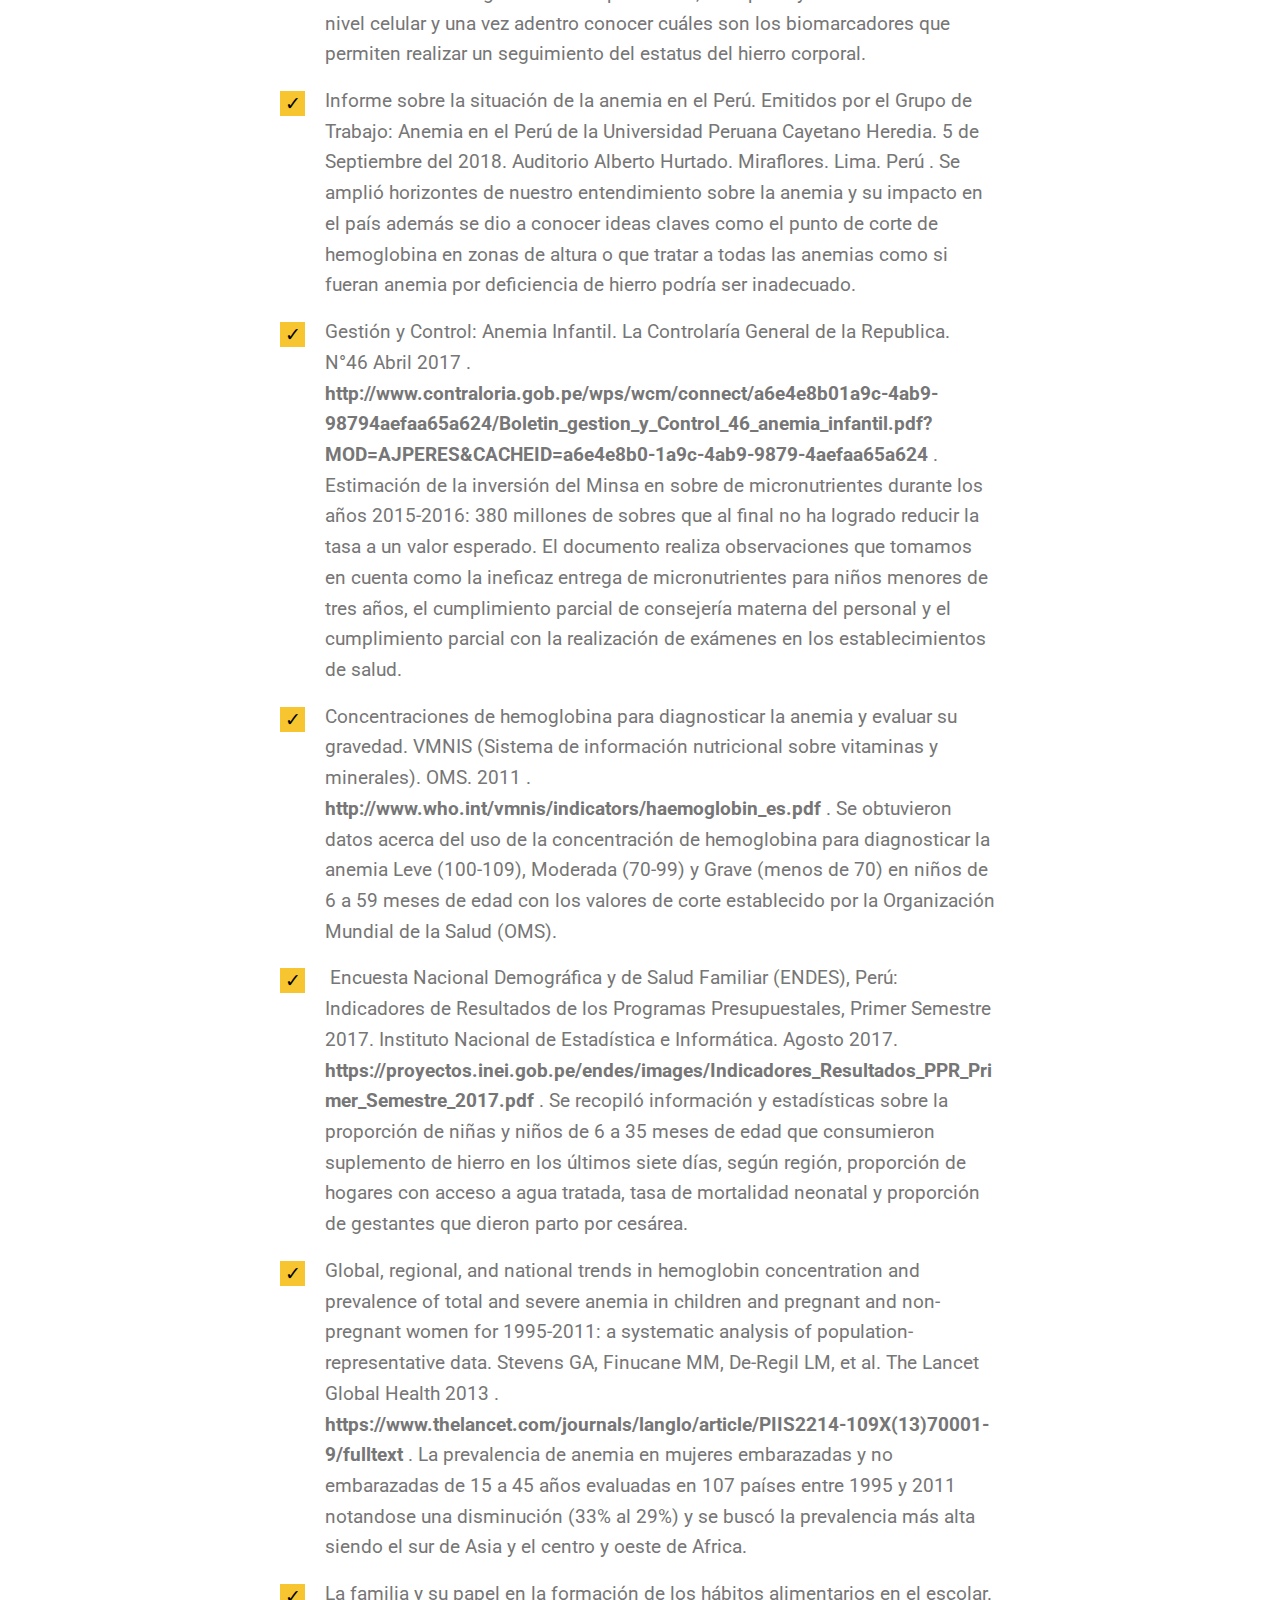
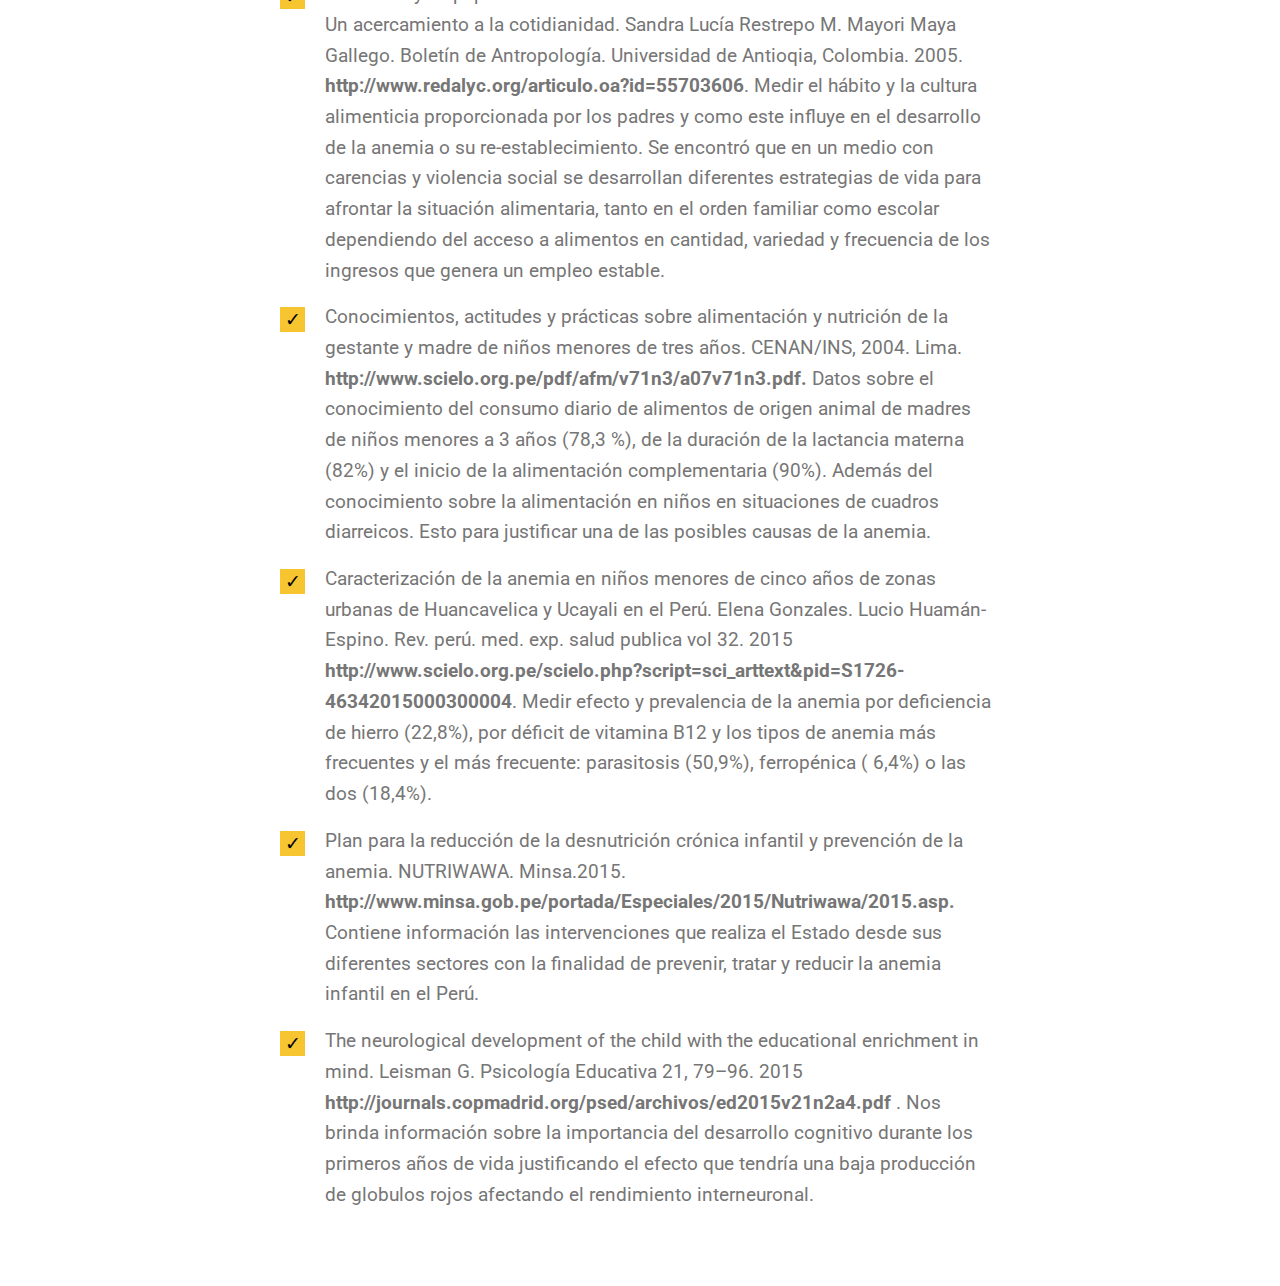
<file: page6.html>
<!DOCTYPE html>
<html >
<head>
  <!-- Site made with Mobirise Website Builder v4.8.3, https://mobirise.com -->
  <meta charset="UTF-8">
  <meta http-equiv="X-UA-Compatible" content="IE=edge">
  <meta name="generator" content="Mobirise v4.8.3, mobirise.com">
  <meta name="viewport" content="width=device-width, initial-scale=1, minimum-scale=1">
  <link rel="shortcut icon" href="assets/images/logo-96x96.png" type="image/x-icon">
  <meta name="description" content="Web Page Creator Description">
  <title>RepoInfo</title>
  <link rel="stylesheet" href="assets/tether/tether.min.css">
  <link rel="stylesheet" href="assets/bootstrap/css/bootstrap.min.css">
  <link rel="stylesheet" href="assets/bootstrap/css/bootstrap-grid.min.css">
  <link rel="stylesheet" href="assets/bootstrap/css/bootstrap-reboot.min.css">
  <link rel="stylesheet" href="assets/dropdown/css/style.css">
  <link rel="stylesheet" href="assets/theme/css/style.css">
  <link rel="stylesheet" href="assets/mobirise/css/mbr-additional.css" type="text/css">
  
  
  
</head>
<body>
  <section class="menu cid-qTkzRZLJNu" once="menu" id="menu1-57">

    

    <nav class="navbar navbar-expand beta-menu navbar-dropdown align-items-center navbar-fixed-top navbar-toggleable-sm">
        <button class="navbar-toggler navbar-toggler-right" type="button" data-toggle="collapse" data-target="#navbarSupportedContent" aria-controls="navbarSupportedContent" aria-expanded="false" aria-label="Toggle navigation">
            <div class="hamburger">
                <span></span>
                <span></span>
                <span></span>
                <span></span>
            </div>
        </button>
        <div class="menu-logo">
            <div class="navbar-brand">
                
                <span class="navbar-caption-wrap"><a class="navbar-caption text-black display-5" href="https://mobirise.com">Transforming health in Peru</a></span>
            </div>
        </div>
        <div class="collapse navbar-collapse" id="navbarSupportedContent">
            <ul class="navbar-nav nav-dropdown" data-app-modern-menu="true"><li class="nav-item">
                    <a class="nav-link link text-white display-4" href="https://mobirise.com">
                        </a>
                </li></ul>
            <div class="navbar-buttons mbr-section-btn"><a class="btn btn-sm btn-black display-4" href="page1.html">Main page</a></div>
        </div>
    </nav>
</section>

<section class="engine"><a href="https://mobiri.se/t">amp templates</a></section><section class="mbr-section content4 cid-r7mMRGwUxD" id="content4-5j">

    

    <div class="container">
        <div class="media-container-row">
            <div class="title col-12 col-md-8">
                <h2 class="align-center pb-3 mbr-fonts-style display-2"><strong>
                    Repositorio de Información</strong></h2>
                
                
            </div>
        </div>
    </div>
</section>

<section class="mbr-section article content12 cid-r7mOAOiyuR" id="content12-5l">
     

    <div class="container">
        <div class="media-container-row">
            <div class="mbr-text counter-container col-12 col-md-8 mbr-fonts-style display-7">
                <ul>
                    <li><strong>http://www.revistasbolivianas.org.bo/pdf/ucs/n13/n13_a02.pdf: </strong>Parasitosis.</li>
                    <li><strong>https://jamanetwork.com/journals/jamapediatrics/fullarticle/2596270: </strong>Pinzamiento del cordón umbilical.</li><li><strong>http://www.uu.se/en/news/news-document/ id=8054&amp;typ=artikel&amp;area=2&amp;lang=en: </strong>Pinzamiento del cordón umbilical.</li>
                    <li><strong>https://vital.rpp.pe/expertos/la-diferencia-entre-anemia-y-deficiencia-de-hierro-noticia-1138685: </strong>Columna del ginecólogo Enrique Flint sobre la diferencia entre anemia y deficiencia de hierro.</li><li><strong>http://www.regioncajamarca.gob.pe/sites/default/files/documentos/fed/Plan%20Multisectorial%20contra%20la%20Anemia%20DS%20068-2018-PCM.pdf: </strong>Plan multisectorial de lucha contra la anemia. Aprobado en el año 2018.</li><li><strong>http://repositorio.uwiener.edu.pe/handle/123456789/1710:</strong> Relación entre desarrollo psicomotor y anemia.</li><li><strong>https://busquedas.elperuano.pe/normaslegales/decreto-supremo-que-aprueba-el-plan-multisectorial-de-lucha-decreto-supremo-n-068-2018-pcm-1665488-3/: </strong>Decreto supremo publicado en El Peruano sobre el Plan multisectorial de lucha contra la anemia.</li><li><strong>https://www.youtube.com/watch?v=2goHRtmPmHM: </strong>Consecuencias graves de la anemia en los niños.</li><li><strong>https://www.youtube.com/watch?v=3EWTSGucPHo: </strong>Entrevista a ministra Iliana la Rosa (Midis) sobre el Plan multisectorial de lucha contra la anemia.</li><li>Adherencia a multimicronutrientes y factores asociados en niños de 6 a 35 meses de sitios centinela, Ministerio de Salud, Perú. Munares-García, Oscar. Gomez-Guisado, Guillermo. Jul-Set 2016; 19(3):539-553
. <strong>http://www.scielo.br/pdf/rbepid/v19n3/1980-5497-rbepid-19-03-00539.pdf</strong>. El estudio tuvo como objetivo conocer la adherencia o cumplimiento el tratamiento y suplementación con hierro en niños de 6 a 35 meses atendidos en los establecimientos de salud del Ministerio de Salud del Perú entre Octubre a Diciembre de 2014. Se saco entonantes estadísticas como que del 79.1% de niños, 75,9% recibieron micronutrientes y tuvo una adherencia del 24,4%, siendo una baja prevalencia para el punto de corte exigente (≥ 90% sobres de micronutrientes consumidos).&nbsp;</li><li>BIOMARCADORES DEL METABOLISMO Y NUTRICIÓN DE
 HIERRO. Carmen Gloria Sermini, María José Acevedo, Miguel Arredondo. Rev Peru Med  Exp Salud Publica. 2017. <strong>http://www.scielo.org.pe/scielo.php?script=sci_arttext&amp;pid=S1726-46342017000400017
</strong>. Conocer los mecanismos de regulación de capacitación, transporte y absorción del hierro a nivel celular y una vez adentro conocer cuáles son los biomarcadores que permiten realizar un seguimiento del estatus del hierro corporal.&nbsp;</li><li>Informe sobre la situación de la anemia en el Perú. Emitidos por el Grupo de Trabajo: Anemia en el Perú de la Universidad Peruana Cayetano Heredia. 5 de Septiembre del 2018. Auditorio Alberto Hurtado. Miraflores. Lima. Perú
. Se amplió horizontes de nuestro entendimiento sobre la anemia y su impacto en el país además se dio a conocer ideas claves como el punto de corte de hemoglobina en zonas de altura o que tratar a todas las anemias como si fueran anemia por deficiencia de hierro podría ser inadecuado.&nbsp;</li><li>Gestión y Control: Anemia Infantil. La Controlaría General de la Republica. N°46 Abril 2017
.<strong> http://www.contraloria.gob.pe/wps/wcm/connect/a6e4e8b01a9c-4ab9-98794aefaa65a624/Boletin_gestion_y_Control_46_anemia_infantil.pdf?MOD=AJPERES&amp;CACHEID=a6e4e8b0-1a9c-4ab9-9879-4aefaa65a624</strong>
. Estimación de la inversión del Minsa en sobre de micronutrientes durante los años 2015-2016: 380 millones de sobres que al final no ha logrado reducir la tasa a un valor esperado. El documento realiza observaciones que tomamos en cuenta como la ineficaz entrega de micronutrientes para niños menores de tres años, el cumplimiento parcial de consejería materna del personal y el cumplimiento parcial con la realización de exámenes en los establecimientos de salud.&nbsp;</li><li>Concentraciones de hemoglobina para diagnosticar la anemia y evaluar su gravedad. VMNIS (Sistema de información nutricional sobre vitaminas y minerales). OMS. 2011
. <strong>http://www.who.int/vmnis/indicators/haemoglobin_es.pdf
</strong>. Se obtuvieron datos acerca del uso de la concentración de hemoglobina para diagnosticar la anemia Leve (100-109), Moderada (70-99) y Grave (menos de 70) en niños de 6 a 59 meses de edad con los valores de corte establecido por la Organización Mundial de la Salud (OMS).&nbsp;</li><li>&nbsp;Encuesta Nacional Demográfica y de Salud Familiar (ENDES), Perú: Indicadores de Resultados de los Programas Presupuestales, Primer Semestre 2017. Instituto Nacional de Estadística e Informática. Agosto 2017.
 <strong>https://proyectos.inei.gob.pe/endes/images/Indicadores_Resultados_PPR_Primer_Semestre_2017.pdf</strong>
. Se recopiló información y estadísticas sobre la proporción de niñas y niños de 6 a 35 meses de edad que consumieron suplemento de hierro en los últimos siete días, según región, proporción de hogares con acceso a agua tratada, tasa de mortalidad neonatal y proporción de gestantes que dieron parto por cesárea.&nbsp;</li><li>Global, regional, and national trends in hemoglobin concentration and prevalence of total and severe anemia in children and pregnant and non-pregnant women for 1995-2011: a systematic analysis of population-representative data. Stevens GA, Finucane MM, De-Regil LM, et al. The Lancet Global Health 2013
. <strong>https://www.thelancet.com/journals/langlo/article/PIIS2214-109X(13)70001-9/fulltext
</strong>. La prevalencia de anemia en mujeres embarazadas y no embarazadas de 15 a 45 años evaluadas en 107 países entre 1995 y 2011 notandose una disminución (33% al 29%) y se buscó la prevalencia más alta siendo el sur de Asia y el centro y oeste de Africa. &nbsp;</li><li>La familia y su papel en la formación de los hábitos alimentarios en el escolar. Un acercamiento a la cotidianidad. Sandra Lucía Restrepo M. Mayori Maya Gallego. Boletín de Antropología. Universidad de Antioqia, Colombia. 2005.
 <strong>http://www.redalyc.org/articulo.oa?id=55703606</strong>. Medir el hábito y la cultura alimenticia proporcionada por los padres y como este influye en el desarrollo de la anemia o su re-establecimiento. Se encontró que en un medio con carencias y violencia social se desarrollan diferentes estrategias de vida para afrontar la situación alimentaria, tanto en el orden familiar como escolar dependiendo del acceso a alimentos en cantidad, variedad y frecuencia de los ingresos que genera un empleo estable.&nbsp;</li><li>Conocimientos, actitudes y prácticas sobre alimentación y nutrición de la gestante y madre de niños menores de tres años. CENAN/INS, 2004. Lima.
 <strong>http://www.scielo.org.pe/pdf/afm/v71n3/a07v71n3.pdf.</strong> Datos sobre el conocimiento del consumo diario de alimentos de origen animal de madres de niños menores a 3 años (78,3 %), de la duración de la lactancia materna (82%) y el inicio de la alimentación complementaria (90%). Además del conocimiento sobre la alimentación en niños en situaciones de cuadros diarreicos. Esto para justificar una de las posibles causas de la anemia.&nbsp;</li><li>Caracterización de la anemia en niños menores de cinco años de zonas urbanas de Huancavelica y Ucayali en el Perú. Elena Gonzales. Lucio Huamán-Espino. Rev. perú. med. exp. salud publica vol 32. 2015
 <strong>http://www.scielo.org.pe/scielo.php?script=sci_arttext&amp;pid=S1726-46342015000300004</strong>. Medir efecto y prevalencia de la anemia por deficiencia de hierro (22,8%), por déficit de vitamina B12 y los tipos de anemia más frecuentes y el más frecuente: parasitosis (50,9%), ferropénica (	6,4%) o las dos (18,4%).&nbsp;</li><li>Plan para la reducción de la desnutrición crónica infantil y prevención de la anemia. NUTRIWAWA. Minsa.2015. <strong>http://www.minsa.gob.pe/portada/Especiales/2015/Nutriwawa/2015.asp. </strong><span style="font-size: 1.2rem;">Contiene información las intervenciones que realiza el Estado desde sus diferentes sectores con la finalidad de prevenir, tratar y reducir la anemia infantil en el Perú.&nbsp;</span></li><li>The neurological development of the child with the educational enrichment in mind. Leisman G. Psicología Educativa 21, 79–96. 2015
 <strong>http://journals.copmadrid.org/psed/archivos/ed2015v21n2a4.pdf</strong>
. Nos brinda información sobre la importancia del desarrollo cognitivo durante los primeros años de vida justificando el efecto que tendría una baja producción de globulos rojos afectando el rendimiento interneuronal.&nbsp;</li>
                </ul>
            </div>
        </div>
    </div>
</section>


  <script src="assets/web/assets/jquery/jquery.min.js"></script>
  <script src="assets/popper/popper.min.js"></script>
  <script src="assets/tether/tether.min.js"></script>
  <script src="assets/bootstrap/js/bootstrap.min.js"></script>
  <script src="assets/smoothscroll/smooth-scroll.js"></script>
  <script src="assets/dropdown/js/script.min.js"></script>
  <script src="assets/touchswipe/jquery.touch-swipe.min.js"></script>
  <script src="assets/theme/js/script.js"></script>
  
  
</body>
</html>
</file>
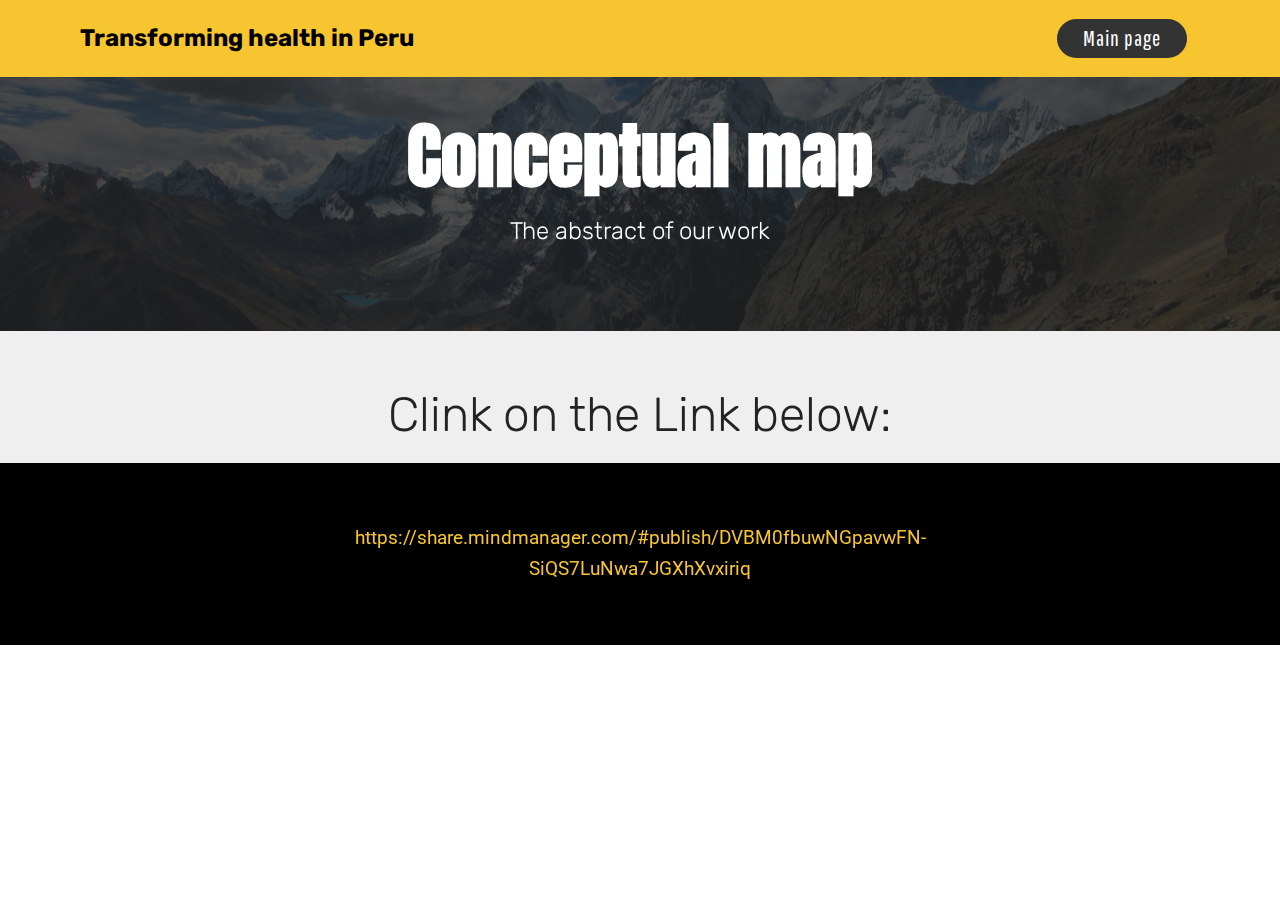
<file: page7.html>
<!DOCTYPE html>
<html >
<head>
  <!-- Site made with Mobirise Website Builder v4.8.3, https://mobirise.com -->
  <meta charset="UTF-8">
  <meta http-equiv="X-UA-Compatible" content="IE=edge">
  <meta name="generator" content="Mobirise v4.8.3, mobirise.com">
  <meta name="viewport" content="width=device-width, initial-scale=1, minimum-scale=1">
  <link rel="shortcut icon" href="assets/images/logo-96x96.png" type="image/x-icon">
  <meta name="description" content="Web Page Builder Description">
  <title>Mapa</title>
  <link rel="stylesheet" href="assets/tether/tether.min.css">
  <link rel="stylesheet" href="assets/bootstrap/css/bootstrap.min.css">
  <link rel="stylesheet" href="assets/bootstrap/css/bootstrap-grid.min.css">
  <link rel="stylesheet" href="assets/bootstrap/css/bootstrap-reboot.min.css">
  <link rel="stylesheet" href="assets/dropdown/css/style.css">
  <link rel="stylesheet" href="assets/theme/css/style.css">
  <link rel="stylesheet" href="assets/mobirise/css/mbr-additional.css" type="text/css">
  
  
  
</head>
<body>
  <section class="menu cid-qTkzRZLJNu" once="menu" id="menu1-5m">

    

    <nav class="navbar navbar-expand beta-menu navbar-dropdown align-items-center navbar-fixed-top navbar-toggleable-sm">
        <button class="navbar-toggler navbar-toggler-right" type="button" data-toggle="collapse" data-target="#navbarSupportedContent" aria-controls="navbarSupportedContent" aria-expanded="false" aria-label="Toggle navigation">
            <div class="hamburger">
                <span></span>
                <span></span>
                <span></span>
                <span></span>
            </div>
        </button>
        <div class="menu-logo">
            <div class="navbar-brand">
                
                <span class="navbar-caption-wrap"><a class="navbar-caption text-black display-5" href="https://mobirise.com">Transforming health in Peru</a></span>
            </div>
        </div>
        <div class="collapse navbar-collapse" id="navbarSupportedContent">
            <ul class="navbar-nav nav-dropdown" data-app-modern-menu="true"><li class="nav-item">
                    <a class="nav-link link text-white display-4" href="https://mobirise.com">
                        </a>
                </li></ul>
            <div class="navbar-buttons mbr-section-btn"><a class="btn btn-sm btn-black display-4" href="page1.html">Main page</a></div>
        </div>
    </nav>
</section>

<section class="engine"><a href="https://mobiri.se/u">bootstrap html templates</a></section><section class="mbr-section content5 cid-r7DYZgWqqU mbr-parallax-background" id="content5-5n">

    

    <div class="mbr-overlay" style="opacity: 0.8; background-color: rgb(35, 35, 35);">
    </div>

    <div class="container">
        <div class="media-container-row">
            <div class="title col-12 col-md-8">
                <h2 class="align-center mbr-bold mbr-white pb-3 mbr-fonts-style display-1">
                    Conceptual map</h2>
                <h3 class="mbr-section-subtitle align-center mbr-light mbr-white pb-3 mbr-fonts-style display-5">The abstract of our work</h3>
                
                
            </div>
        </div>
    </div>
</section>

<section class="mbr-section content4 cid-r7EjVlgea9" id="content4-5s">

    

    <div class="container">
        <div class="media-container-row">
            <div class="title col-12 col-md-8">
                <h2 class="align-center pb-3 mbr-fonts-style display-2">
                    Clink on the Link below:</h2>
                
                
            </div>
        </div>
    </div>
</section>

<section class="mbr-section article content1 cid-r7EjGRWBe8" id="content1-5r">
    
     

    <div class="container">
        <div class="media-container-row">
            <div class="mbr-text col-12 col-md-8 mbr-fonts-style display-7"><strong><a href="https://share.mindmanager.com/#publish/DVBM0fbuwNGpavwFN-SiQS7LuNwa7JGXhXvxiriq" target="_blank">https://share.mindmanager.com/#publish/DVBM0fbuwNGpavwFN-SiQS7LuNwa7JGXhXvxiriq</a></strong></div>
        </div>
    </div>
</section>


  <script src="assets/web/assets/jquery/jquery.min.js"></script>
  <script src="assets/popper/popper.min.js"></script>
  <script src="assets/tether/tether.min.js"></script>
  <script src="assets/bootstrap/js/bootstrap.min.js"></script>
  <script src="assets/smoothscroll/smooth-scroll.js"></script>
  <script src="assets/dropdown/js/script.min.js"></script>
  <script src="assets/touchswipe/jquery.touch-swipe.min.js"></script>
  <script src="assets/parallax/jarallax.min.js"></script>
  <script src="assets/theme/js/script.js"></script>
  
  
</body>
</html>
</file>
<file: assets/web/assets/mobirise-icons/mobirise-icons.css>
@font-face {
  font-family: 'MobiriseIcons';
  src:  url('mobirise-icons.eot?spat4u');
  src:  url('mobirise-icons.eot?spat4u#iefix') format('embedded-opentype'),
    url('mobirise-icons.ttf?spat4u') format('truetype'),
    url('mobirise-icons.woff?spat4u') format('woff'),
    url('mobirise-icons.svg?spat4u#MobiriseIcons') format('svg');
  font-weight: normal;
  font-style: normal;
}

[class^="mbri-"], [class*=" mbri-"] {
  /* use !important to prevent issues with browser extensions that change fonts */
  font-family: MobiriseIcons !important;
  speak: none;
  font-style: normal;
  font-weight: normal;
  font-variant: normal;
  text-transform: none;
  line-height: 1;

  /* Better Font Rendering =========== */
  -webkit-font-smoothing: antialiased;
  -moz-osx-font-smoothing: grayscale;
}

.mbri-add-submenu:before {
  content: "\e900";
}
.mbri-alert:before {
  content: "\e901";
}
.mbri-align-center:before {
  content: "\e902";
}
.mbri-align-justify:before {
  content: "\e903";
}
.mbri-align-left:before {
  content: "\e904";
}
.mbri-align-right:before {
  content: "\e905";
}
.mbri-android:before {
  content: "\e906";
}
.mbri-apple:before {
  content: "\e907";
}
.mbri-arrow-down:before {
  content: "\e908";
}
.mbri-arrow-next:before {
  content: "\e909";
}
.mbri-arrow-prev:before {
  content: "\e90a";
}
.mbri-arrow-up:before {
  content: "\e90b";
}
.mbri-bold:before {
  content: "\e90c";
}
.mbri-bookmark:before {
  content: "\e90d";
}
.mbri-bootstrap:before {
  content: "\e90e";
}
.mbri-briefcase:before {
  content: "\e90f";
}
.mbri-browse:before {
  content: "\e910";
}
.mbri-bulleted-list:before {
  content: "\e911";
}
.mbri-calendar:before {
  content: "\e912";
}
.mbri-camera:before {
  content: "\e913";
}
.mbri-cart-add:before {
  content: "\e914";
}
.mbri-cart-full:before {
  content: "\e915";
}
.mbri-cash:before {
  content: "\e916";
}
.mbri-change-style:before {
  content: "\e917";
}
.mbri-chat:before {
  content: "\e918";
}
.mbri-clock:before {
  content: "\e919";
}
.mbri-close:before {
  content: "\e91a";
}
.mbri-cloud:before {
  content: "\e91b";
}
.mbri-code:before {
  content: "\e91c";
}
.mbri-contact-form:before {
  content: "\e91d";
}
.mbri-credit-card:before {
  content: "\e91e";
}
.mbri-cursor-click:before {
  content: "\e91f";
}
.mbri-cust-feedback:before {
  content: "\e920";
}
.mbri-database:before {
  content: "\e921";
}
.mbri-delivery:before {
  content: "\e922";
}
.mbri-desktop:before {
  content: "\e923";
}
.mbri-devices:before {
  content: "\e924";
}
.mbri-down:before {
  content: "\e925";
}
.mbri-download:before {
  content: "\e989";
}
.mbri-drag-n-drop:before {
  content: "\e927";
}
.mbri-drag-n-drop2:before {
  content: "\e928";
}
.mbri-edit:before {
  content: "\e929";
}
.mbri-edit2:before {
  content: "\e92a";
}
.mbri-error:before {
  content: "\e92b";
}
.mbri-extension:before {
  content: "\e92c";
}
.mbri-features:before {
  content: "\e92d";
}
.mbri-file:before {
  content: "\e92e";
}
.mbri-flag:before {
  content: "\e92f";
}
.mbri-folder:before {
  content: "\e930";
}
.mbri-gift:before {
  content: "\e931";
}
.mbri-github:before {
  content: "\e932";
}
.mbri-globe:before {
  content: "\e933";
}
.mbri-globe-2:before {
  content: "\e934";
}
.mbri-growing-chart:before {
  content: "\e935";
}
.mbri-hearth:before {
  content: "\e936";
}
.mbri-help:before {
  content: "\e937";
}
.mbri-home:before {
  content: "\e938";
}
.mbri-hot-cup:before {
  content: "\e939";
}
.mbri-idea:before {
  content: "\e93a";
}
.mbri-image-gallery:before {
  content: "\e93b";
}
.mbri-image-slider:before {
  content: "\e93c";
}
.mbri-info:before {
  content: "\e93d";
}
.mbri-italic:before {
  content: "\e93e";
}
.mbri-key:before {
  content: "\e93f";
}
.mbri-laptop:before {
  content: "\e940";
}
.mbri-layers:before {
  content: "\e941";
}
.mbri-left-right:before {
  content: "\e942";
}
.mbri-left:before {
  content: "\e943";
}
.mbri-letter:before {
  content: "\e944";
}
.mbri-like:before {
  content: "\e945";
}
.mbri-link:before {
  content: "\e946";
}
.mbri-lock:before {
  content: "\e947";
}
.mbri-login:before {
  content: "\e948";
}
.mbri-logout:before {
  content: "\e949";
}
.mbri-magic-stick:before {
  content: "\e94a";
}
.mbri-map-pin:before {
  content: "\e94b";
}
.mbri-menu:before {
  content: "\e94c";
}
.mbri-mobile:before {
  content: "\e94d";
}
.mbri-mobile2:before {
  content: "\e94e";
}
.mbri-mobirise:before {
  content: "\e94f";
}
.mbri-more-horizontal:before {
  content: "\e950";
}
.mbri-more-vertical:before {
  content: "\e951";
}
.mbri-music:before {
  content: "\e952";
}
.mbri-new-file:before {
  content: "\e953";
}
.mbri-numbered-list:before {
  content: "\e954";
}
.mbri-opened-folder:before {
  content: "\e955";
}
.mbri-pages:before {
  content: "\e956";
}
.mbri-paper-plane:before {
  content: "\e957";
}
.mbri-paperclip:before {
  content: "\e958";
}
.mbri-photo:before {
  content: "\e959";
}
.mbri-photos:before {
  content: "\e95a";
}
.mbri-pin:before {
  content: "\e95b";
}
.mbri-play:before {
  content: "\e95c";
}
.mbri-plus:before {
  content: "\e95d";
}
.mbri-preview:before {
  content: "\e95e";
}
.mbri-print:before {
  content: "\e95f";
}
.mbri-protect:before {
  content: "\e960";
}
.mbri-question:before {
  content: "\e961";
}
.mbri-quote-left:before {
  content: "\e962";
}
.mbri-quote-right:before {
  content: "\e963";
}
.mbri-refresh:before {
  content: "\e964";
}
.mbri-responsive:before {
  content: "\e965";
}
.mbri-right:before {
  content: "\e966";
}
.mbri-rocket:before {
  content: "\e967";
}
.mbri-sad-face:before {
  content: "\e968";
}
.mbri-sale:before {
  content: "\e969";
}
.mbri-save:before {
  content: "\e96a";
}
.mbri-search:before {
  content: "\e96b";
}
.mbri-setting:before {
  content: "\e96c";
}
.mbri-setting2:before {
  content: "\e96d";
}
.mbri-setting3:before {
  content: "\e96e";
}
.mbri-share:before {
  content: "\e96f";
}
.mbri-shopping-bag:before {
  content: "\e970";
}
.mbri-shopping-basket:before {
  content: "\e971";
}
.mbri-shopping-cart:before {
  content: "\e972";
}
.mbri-sites:before {
  content: "\e973";
}
.mbri-smile-face:before {
  content: "\e974";
}
.mbri-speed:before {
  content: "\e975";
}
.mbri-star:before {
  content: "\e976";
}
.mbri-success:before {
  content: "\e977";
}
.mbri-sun:before {
  content: "\e978";
}
.mbri-sun2:before {
  content: "\e979";
}
.mbri-tablet:before {
  content: "\e97a";
}
.mbri-tablet-vertical:before {
  content: "\e97b";
}
.mbri-target:before {
  content: "\e97c";
}
.mbri-timer:before {
  content: "\e97d";
}
.mbri-to-ftp:before {
  content: "\e97e";
}
.mbri-to-local-drive:before {
  content: "\e97f";
}
.mbri-touch-swipe:before {
  content: "\e980";
}
.mbri-touch:before {
  content: "\e981";
}
.mbri-trash:before {
  content: "\e982";
}
.mbri-underline:before {
  content: "\e983";
}
.mbri-unlink:before {
  content: "\e984";
}
.mbri-unlock:before {
  content: "\e985";
}
.mbri-up-down:before {
  content: "\e986";
}
.mbri-up:before {
  content: "\e987";
}
.mbri-update:before {
  content: "\e988";
}
.mbri-upload:before {
 content: "\e926"; 
}
.mbri-user:before {
  content: "\e98a";
}
.mbri-user2:before {
  content: "\e98b";
}
.mbri-users:before {
  content: "\e98c";
}
.mbri-video:before {
  content: "\e98d";
}
.mbri-video-play:before {
  content: "\e98e";
}
.mbri-watch:before {
  content: "\e98f";
}
.mbri-website-theme:before {
  content: "\e990";
}
.mbri-wifi:before {
  content: "\e991";
}
.mbri-windows:before {
  content: "\e992";
}
.mbri-zoom-out:before {
  content: "\e993";
}
.mbri-redo:before {
  content: "\e994";
}
.mbri-undo:before {
  content: "\e995";
}
</file>
<file: assets/dropdown/css/style.css>
.navbar-dropdown {
  left: 0;
  padding: 0;
  position: absolute;
  right: 0;
  top: 0;
  transition: all 0.45s ease;
  z-index: 1030;
  background: #282828; }
  .navbar-dropdown .navbar-logo {
    margin-right: 0.8rem;
    transition: margin 0.3s ease-in-out;
    vertical-align: middle; }
    .navbar-dropdown .navbar-logo img {
      height: 3.125rem;
      transition: all 0.3s ease-in-out; }
    .navbar-dropdown .navbar-logo.mbr-iconfont {
      font-size: 3.125rem;
      line-height: 3.125rem; }
  .navbar-dropdown .navbar-caption {
    font-weight: 700;
    white-space: normal;
    vertical-align: -4px;
    line-height: 3.125rem !important; }
    .navbar-dropdown .navbar-caption, .navbar-dropdown .navbar-caption:hover {
      color: inherit;
      text-decoration: none; }
  .navbar-dropdown .mbr-iconfont + .navbar-caption {
    vertical-align: -1px; }
  .navbar-dropdown.navbar-fixed-top {
    position: fixed; }
  .navbar-dropdown .navbar-brand span {
    vertical-align: -4px; }
  .navbar-dropdown.bg-color.transparent {
    background: none; }
  .navbar-dropdown.navbar-short .navbar-brand {
    padding: 0.625rem 0; }
    .navbar-dropdown.navbar-short .navbar-brand span {
      vertical-align: -1px; }
  .navbar-dropdown.navbar-short .navbar-caption {
    line-height: 2.375rem !important;
    vertical-align: -2px; }
  .navbar-dropdown.navbar-short .navbar-logo {
    margin-right: 0.5rem; }
    .navbar-dropdown.navbar-short .navbar-logo img {
      height: 2.375rem; }
    .navbar-dropdown.navbar-short .navbar-logo.mbr-iconfont {
      font-size: 2.375rem;
      line-height: 2.375rem; }
  .navbar-dropdown.navbar-short .mbr-table-cell {
    height: 3.625rem; }
  .navbar-dropdown .navbar-close {
    left: 0.6875rem;
    position: fixed;
    top: 0.75rem;
    z-index: 1000; }
  .navbar-dropdown .hamburger-icon {
    content: "";
    display: inline-block;
    vertical-align: middle;
    width: 16px;
    -webkit-box-shadow: 0 -6px 0 1px #282828,0 0 0 1px #282828,0 6px 0 1px #282828;
    -moz-box-shadow: 0 -6px 0 1px #282828,0 0 0 1px #282828,0 6px 0 1px #282828;
    box-shadow: 0 -6px 0 1px #282828,0 0 0 1px #282828,0 6px 0 1px #282828; }

.dropdown-menu .dropdown-toggle[data-toggle="dropdown-submenu"]::after {
  border-bottom: 0.35em solid transparent;
  border-left: 0.35em solid;
  border-right: 0;
  border-top: 0.35em solid transparent;
  margin-left: 0.3rem; }

.dropdown-menu .dropdown-item:focus {
  outline: 0; }

.nav-dropdown {
  font-size: 0.75rem;
  font-weight: 500;
  height: auto !important; }
  .nav-dropdown .nav-btn {
    padding-left: 1rem; }
  .nav-dropdown .link {
    margin: .667em 1.667em;
    font-weight: 500;
    padding: 0;
    transition: color .2s ease-in-out; }
    .nav-dropdown .link.dropdown-toggle {
      margin-right: 2.583em; }
      .nav-dropdown .link.dropdown-toggle::after {
        margin-left: .25rem;
        border-top: 0.35em solid;
        border-right: 0.35em solid transparent;
        border-left: 0.35em solid transparent;
        border-bottom: 0; }
      .nav-dropdown .link.dropdown-toggle[aria-expanded="true"] {
        margin: 0;
        padding: 0.667em 3.263em  0.667em 1.667em; }
  .nav-dropdown .link::after,
  .nav-dropdown .dropdown-item::after {
    color: inherit; }
  .nav-dropdown .btn {
    font-size: 0.75rem;
    font-weight: 700;
    letter-spacing: 0;
    margin-bottom: 0;
    padding-left: 1.25rem;
    padding-right: 1.25rem; }
  .nav-dropdown .dropdown-menu {
    border-radius: 0;
    border: 0;
    left: 0;
    margin: 0;
    padding-bottom: 1.25rem;
    padding-top: 1.25rem;
    position: relative; }
  .nav-dropdown .dropdown-submenu {
    margin-left: 0.125rem;
    top: 0; }
  .nav-dropdown .dropdown-item {
    font-weight: 500;
    line-height: 2;
    padding: 0.3846em 4.615em 0.3846em 1.5385em;
    position: relative;
    transition: color .2s ease-in-out, background-color .2s ease-in-out; }
    .nav-dropdown .dropdown-item::after {
      margin-top: -0.3077em;
      position: absolute;
      right: 1.1538em;
      top: 50%; }
    .nav-dropdown .dropdown-item:focus, .nav-dropdown .dropdown-item:hover {
      background: none; }

@media (max-width: 767px) {
  .nav-dropdown.navbar-toggleable-sm {
    bottom: 0;
    display: none;
    left: 0;
    overflow-x: hidden;
    position: fixed;
    top: 0;
    transform: translateX(-100%);
    -ms-transform: translateX(-100%);
    -webkit-transform: translateX(-100%);
    width: 18.75rem;
    z-index: 999; } }
.nav-dropdown.navbar-toggleable-xl {
  bottom: 0;
  display: none;
  left: 0;
  overflow-x: hidden;
  position: fixed;
  top: 0;
  transform: translateX(-100%);
  -ms-transform: translateX(-100%);
  -webkit-transform: translateX(-100%);
  width: 18.75rem;
  z-index: 999; }

.nav-dropdown-sm {
  display: block !important;
  overflow-x: hidden;
  overflow: auto;
  padding-top: 3.875rem; }
  .nav-dropdown-sm::after {
    content: "";
    display: block;
    height: 3rem;
    width: 100%; }
  .nav-dropdown-sm.collapse.in ~ .navbar-close {
    display: block !important; }
  .nav-dropdown-sm.collapsing, .nav-dropdown-sm.collapse.in {
    transform: translateX(0);
    -ms-transform: translateX(0);
    -webkit-transform: translateX(0);
    transition: all 0.25s ease-out;
    -webkit-transition: all 0.25s ease-out;
    background: #282828; }
  .nav-dropdown-sm.collapsing[aria-expanded="false"] {
    transform: translateX(-100%);
    -ms-transform: translateX(-100%);
    -webkit-transform: translateX(-100%); }
  .nav-dropdown-sm .nav-item {
    display: block;
    margin-left: 0 !important;
    padding-left: 0; }
  .nav-dropdown-sm .link,
  .nav-dropdown-sm .dropdown-item {
    border-top: 1px dotted rgba(255, 255, 255, 0.1);
    font-size: 0.8125rem;
    line-height: 1.6;
    margin: 0 !important;
    padding: 0.875rem 2.4rem 0.875rem 1.5625rem !important;
    position: relative;
    white-space: normal; }
    .nav-dropdown-sm .link:focus, .nav-dropdown-sm .link:hover,
    .nav-dropdown-sm .dropdown-item:focus,
    .nav-dropdown-sm .dropdown-item:hover {
      background: rgba(0, 0, 0, 0.2) !important;
      color: #c0a375; }
  .nav-dropdown-sm .nav-btn {
    position: relative;
    padding: 1.5625rem 1.5625rem 0 1.5625rem; }
    .nav-dropdown-sm .nav-btn::before {
      border-top: 1px dotted rgba(255, 255, 255, 0.1);
      content: "";
      left: 0;
      position: absolute;
      top: 0;
      width: 100%; }
    .nav-dropdown-sm .nav-btn + .nav-btn {
      padding-top: 0.625rem; }
      .nav-dropdown-sm .nav-btn + .nav-btn::before {
        display: none; }
  .nav-dropdown-sm .btn {
    padding: 0.625rem 0; }
  .nav-dropdown-sm .dropdown-toggle[data-toggle="dropdown-submenu"]::after {
    margin-left: .25rem;
    border-top: 0.35em solid;
    border-right: 0.35em solid transparent;
    border-left: 0.35em solid transparent;
    border-bottom: 0; }
  .nav-dropdown-sm .dropdown-toggle[data-toggle="dropdown-submenu"][aria-expanded="true"]::after {
    border-top: 0;
    border-right: 0.35em solid transparent;
    border-left: 0.35em solid transparent;
    border-bottom: 0.35em solid; }
  .nav-dropdown-sm .dropdown-menu {
    margin: 0;
    padding: 0;
    position: relative;
    top: 0;
    left: 0;
    width: 100%;
    border: 0;
    float: none;
    border-radius: 0;
    background: none; }
  .nav-dropdown-sm .dropdown-submenu {
    left: 100%;
    margin-left: 0.125rem;
    margin-top: -1.25rem;
    top: 0; }

.navbar-toggleable-sm .nav-dropdown .dropdown-menu {
  position: absolute; }

.navbar-toggleable-sm .nav-dropdown .dropdown-submenu {
  left: 100%;
  margin-left: 0.125rem;
  margin-top: -1.25rem;
  top: 0; }

.navbar-toggleable-sm.opened .nav-dropdown .dropdown-menu {
  position: relative; }

.navbar-toggleable-sm.opened .nav-dropdown .dropdown-submenu {
  left: 0;
  margin-left: 00rem;
  margin-top: 0rem;
  top: 0; }

.is-builder .nav-dropdown.collapsing {
  transition: none !important; }

/*# sourceMappingURL=style.css.map */
</file>
<file: assets/theme/css/style.css>
/*!
 * Mobirise v4 theme (https://mobirise.com/)
 * Copyright 2017 Mobirise
 */section{background-color:#eeeeee}section,.container,.container-fluid{position:relative;word-wrap:break-word}a.mbr-iconfont:hover{text-decoration:none}.article .lead p,.article .lead ul,.article .lead ol,.article .lead pre,.article .lead blockquote{margin-bottom:0}a{font-style:normal;font-weight:400;cursor:pointer}a,a:hover{text-decoration:none}figure{margin-bottom:0}body{color:#232323}h1,h2,h3,h4,h5,h6,.h1,.h2,.h3,.h4,.h5,.h6,.display-1,.display-2,.display-3,.display-4{line-height:1;word-break:break-word;word-wrap:break-word}b,strong{font-weight:bold}blockquote{padding:10px 0 10px 20px;position:relative;border-left:2px solid;border-color:#ff3366}input:-webkit-autofill,input:-webkit-autofill:hover,input:-webkit-autofill:focus,input:-webkit-autofill:active{transition-delay:9999s;transition-property:background-color, color}textarea[type="hidden"]{display:none}body{position:relative}section{background-position:50% 50%;background-repeat:no-repeat;background-size:cover}section .mbr-background-video,section .mbr-background-video-preview{position:absolute;bottom:0;left:0;right:0;top:0}.hidden{visibility:hidden}.mbr-z-index20{z-index:20}/*! Base colors */.mbr-white{color:#ffffff}.mbr-black{color:#000000}.mbr-bg-white{background-color:#ffffff}.mbr-bg-black{background-color:#000000}/*! Text-aligns */.align-left{text-align:left}.align-center{text-align:center}.align-right{text-align:right}@media (max-width: 767px){.align-left,.align-center,.align-right,.mbr-section-btn,.mbr-section-title{text-align:center}}/*! Font-weight  */.mbr-light{font-weight:300}.mbr-regular{font-weight:400}.mbr-semibold{font-weight:500}.mbr-bold{font-weight:700}/*! Media  */.media-size-item{-webkit-flex:1 1 auto;-moz-flex:1 1 auto;-ms-flex:1 1 auto;-o-flex:1 1 auto;flex:1 1 auto}.media-content{-webkit-flex-basis:100%;flex-basis:100%}.media-container-row{display:-ms-flexbox;display:-webkit-flex;display:flex;-webkit-flex-direction:row;-ms-flex-direction:row;flex-direction:row;-webkit-flex-wrap:wrap;-ms-flex-wrap:wrap;flex-wrap:wrap;-webkit-justify-content:center;-ms-flex-pack:center;justify-content:center;-webkit-align-content:center;-ms-flex-line-pack:center;align-content:center;-webkit-align-items:start;-ms-flex-align:start;align-items:start}.media-container-row .media-size-item{width:400px}.media-container-column{display:-ms-flexbox;display:-webkit-flex;display:flex;-webkit-flex-direction:column;-ms-flex-direction:column;flex-direction:column;-webkit-flex-wrap:wrap;-ms-flex-wrap:wrap;flex-wrap:wrap;-webkit-justify-content:center;-ms-flex-pack:center;justify-content:center;-webkit-align-content:center;-ms-flex-line-pack:center;align-content:center;-webkit-align-items:stretch;-ms-flex-align:stretch;align-items:stretch}.media-container-column>*{width:100%}@media (min-width: 992px){.media-container-row{-webkit-flex-wrap:nowrap;-ms-flex-wrap:nowrap;flex-wrap:nowrap}}figure{overflow:hidden}figure[mbr-media-size]{transition:width 0.1s}.mbr-figure img,.mbr-figure iframe{display:block;width:100%}.card{background-color:transparent;border:none}.card-img{text-align:center;flex-shrink:0;-webkit-flex-shrink:0}.media{max-width:100%;margin:0 auto}.mbr-figure{-ms-flex-item-align:center;-ms-grid-row-align:center;-webkit-align-self:center;align-self:center}.media-container>div{max-width:100%}.mbr-figure img,.card-img img{width:100%}@media (max-width: 991px){.media-size-item{width:auto !important}.media{width:auto}.mbr-figure{width:100% !important}}/*! Buttons */.mbr-section-btn{margin-left:-.25rem;margin-right:-.25rem;font-size:0}nav .mbr-section-btn{margin-left:0rem;margin-right:0rem}/*! Btn icon margin */.btn .mbr-iconfont,.btn.btn-sm .mbr-iconfont{cursor:pointer;margin-right:0.5rem}.btn.btn-md .mbr-iconfont,.btn.btn-md .mbr-iconfont{margin-right:0.8rem}.mbr-regular{font-weight:400}.mbr-semibold{font-weight:500}.mbr-bold{font-weight:700}[type="submit"]{-webkit-appearance:none}/*! Full-screen */.mbr-fullscreen .mbr-overlay{min-height:100vh}.mbr-fullscreen{display:flex;display:-webkit-flex;display:-moz-flex;display:-ms-flex;display:-o-flex;align-items:center;-webkit-align-items:center;min-height:100vh;padding-top:3rem;padding-bottom:3rem}/*! Map */.map{height:25rem;position:relative}.map iframe{width:100%;height:100%}.form-asterisk{font-family:initial;position:absolute;top:-2px;font-weight:normal}/*! Scroll to top arrow */.mbr-arrow-up{bottom:25px;right:90px;position:fixed;text-align:right;z-index:5000;color:#ffffff;font-size:32px;transform:rotate(180deg);-webkit-transform:rotate(180deg)}.mbr-arrow-up a{background:rgba(0,0,0,0.2);border-radius:3px;color:#fff;display:inline-block;height:60px;width:60px;outline-style:none !important;position:relative;text-decoration:none;transition:all .3s ease-in-out;cursor:pointer;text-align:center}.mbr-arrow-up a:hover{background-color:rgba(0,0,0,0.4)}.mbr-arrow-up a i{line-height:60px}.mbr-arrow-up-icon{display:block;color:#fff}.mbr-arrow-up-icon::before{content:"\203a";display:inline-block;font-family:serif;font-size:32px;line-height:1;font-style:normal;position:relative;top:6px;left:-4px;-webkit-transform:rotate(-90deg);transform:rotate(-90deg)}/*! Arrow Down */.mbr-arrow{position:absolute;bottom:45px;left:50%;width:60px;height:60px;cursor:pointer;background-color:rgba(80,80,80,0.5);border-radius:50%;-webkit-transform:translateX(-50%);transform:translateX(-50%)}.mbr-arrow>a{display:inline-block;text-decoration:none;outline-style:none;-webkit-animation:arrowdown 1.7s ease-in-out infinite;animation:arrowdown 1.7s ease-in-out infinite}.mbr-arrow>a>i{position:absolute;top:-2px;left:15px;font-size:2rem}@keyframes arrowdown{0%{transform:translateY(0px);-webkit-transform:translateY(0px)}50%{transform:translateY(-5px);-webkit-transform:translateY(-5px)}100%{transform:translateY(0px);-webkit-transform:translateY(0px)}}@-webkit-keyframes arrowdown{0%{transform:translateY(0px);-webkit-transform:translateY(0px)}50%{transform:translateY(-5px);-webkit-transform:translateY(-5px)}100%{transform:translateY(0px);-webkit-transform:translateY(0px)}}@media (max-width: 500px){.mbr-arrow-up{left:50%;right:auto;transform:translateX(-50%) rotate(180deg);-webkit-transform:translateX(-50%) rotate(180deg)}}@keyframes gradient-animation{from{background-position:0% 100%;animation-timing-function:ease-in-out}to{background-position:100% 0%;animation-timing-function:ease-in-out}}@-webkit-keyframes gradient-animation{from{background-position:0% 100%;animation-timing-function:ease-in-out}to{background-position:100% 0%;animation-timing-function:ease-in-out}}.bg-gradient{background-size:200% 200%;animation:gradient-animation 5s infinite alternate;-webkit-animation:gradient-animation 5s infinite alternate}.menu .navbar-brand{display:-webkit-flex}.menu .navbar-brand span{display:flex;display:-webkit-flex}.menu .navbar-brand .navbar-caption-wrap{display:-webkit-flex}.menu .navbar-brand .navbar-logo img{display:-webkit-flex}@media (min-width: 768px) and (max-width: 991px){.menu .navbar-toggleable-sm .navbar-nav{display:-webkit-box;display:-webkit-flex;display:-ms-flexbox}}@media (min-width: 992px){.menu .navbar-nav.nav-dropdown{display:-webkit-flex}.menu .navbar-toggleable-sm .navbar-collapse{display:-webkit-flex !important}}.navbar{display:-webkit-flex;-webkit-flex-wrap:wrap;-webkit-align-items:center;-webkit-justify-content:space-between}.navbar-collapse{-webkit-flex-basis:100%;-webkit-flex-grow:1;-webkit-align-items:center}.nav-dropdown .link{padding:.667em 1.667em !important;margin:0 !important}.nav{display:-webkit-flex;-webkit-flex-wrap:wrap}.row{display:-webkit-flex;-webkit-flex-wrap:wrap}.justify-content-center{-webkit-justify-content:center}.form-inline{display:-webkit-flex;-webkit-flex-flow:row wrap;-webkit-align-items:center}.card-wrapper{flex:1;-webkit-flex:1}.carousel-control{display:-webkit-flex;-webkit-align-items:center;-webkit-justify-content:center}.carousel-controls{display:-webkit-flex}.media{display:-webkit-flex}
/*# sourceMappingURL=style.css.map */
.engine {
	position: absolute;
	text-indent: -2400px;
	text-align: center;
	padding: 0;
	top: 0;
	left: -2400px;
}
</file>
<file: assets/gallery/style.css>
/*-------

   Gallery

-------*/
.mbr-gallery .mbr-gallery-item {
  position: relative;
  display: inline-block;
  width: 25%;
  cursor: pointer; }

@media (max-width: 768px) {
  .mbr-gallery .mbr-gallery-item {
    width: 50%; } }
@media (max-width: 400px) {
  .mbr-gallery .mbr-gallery-item {
    width: 100%; } }
.mbr-gallery .icon-focus,
.mbr-gallery .icon-video {
  position: absolute;
  top: calc(50% - 32px);
  left: calc(50% - 24px);
  font-family: 'MobiriseIcons' !important;
  font-size: 3rem !important;
  color: #fff;
  opacity: 0;
  transition: .2s opacity ease-in-out;
  z-index: 5; }

.mbr-gallery .icon-focus::before {
  content: '\e96b'; }

.mbr-gallery .icon-video::before {
  content: '\e95c'; }

.mbr-gallery .mbr-gallery-item > div:hover .icon-focus,
.mbr-gallery .mbr-gallery-item > div:hover .icon-video {
  opacity: 1; }

.mbr-gallery .mbr-gallery-item img {
  width: 100%;
  opacity: 1;
  -webkit-transition: .2s opacity ease-in-out;
  transition: .2s opacity ease-in-out; }

.mbr-gallery .mbr-gallery-item > div:hover img {
  opacity: 1; }

.mbr-gallery .mbr-gallery-item > div {
  background: #fff;
  display: block;
  outline: none;
  position: relative; }

.mbr-gallery .mbr-gallery-item .icon {
  -webkit-transform: translateX(-50%) translateY(-50%);
  -webkit-transition: .2s opacity ease-in-out;
  color: #000;
  font-size: 30px;
  height: 69px;
  left: 50%;
  opacity: 0;
  position: absolute;
  top: 50%;
  transform: translateX(-50%) translateY(-50%);
  transition: .2s opacity ease-in-out;
  width: 69px; }

.mbr-gallery .mbr-gallery-item .icon::after,
.mbr-gallery .mbr-gallery-item .icon::before {
  content: '';
  display: block;
  position: absolute;
  height: 69px;
  width: 1px;
  margin-left: 34.5px;
  background-color: #fff; }

.mbr-gallery .mbr-gallery-item .icon::after {
  width: 69px;
  height: 1px;
  margin-left: 0;
  margin-top: 34.5px; }

.mbr-gallery .mbr-gallery-item > div:hover .icon {
  opacity: 1; }

.mbr-gallery .mbr-gallery-item > div:hover::before {
  opacity: .9; }

.mbr-gallery .mbr-gallery-item > div:hover .mbr-gallery-title {
  background: transparent !important; }

/* remove spacing */
.mbr-gallery .mbr-gallery-row.no-gutter {
  margin: 0; }

.mbr-gallery .mbr-gallery-row.no-gutter .mbr-gallery-item {
  padding: 0; }

/* container */
.mbr-gallery .container.mbr-gallery-layout-default {
  padding: 93px 0; }

/* fix horizontal scrollbar */
.mbr-gallery .mbr-gallery-layout-article,
.mbr-gallery .mbr-gallery-layout-default {
  overflow: hidden; }

/* lightbox */
.mbr-gallery .modal {
  position: fixed;
  overflow: hidden;
  padding-right: 0 !important; }

.mbr-gallery .modal-content {
  border-radius: 0;
  border: none;
  background: transparent; }

.mbr-gallery .modal-body {
  padding: 0; }

.mbr-gallery .modal-body img {
  width: 100%; }

.mbr-gallery .modal .close {
  position: fixed;
  background: #1b1b1b;
  opacity: .5;
  font-size: 35px;
  font-weight: 300;
  width: 70px;
  height: 70px;
  border-radius: 50%;
  color: #fff;
  top: 2.5rem;
  right: 2.5rem;
  line-height: 70px;
  border: none;
  text-align: center;
  text-shadow: none;
  z-index: 5;
  -webkit-transition: opacity .3s ease;
  -moz-transition: opacity .3s ease;
  -o-transition: opacity .3s ease;
  transition: opacity .3s ease;
  font-family: 'MobiriseIcons'; }
  .mbr-gallery .modal .close::before {
    content: '\e91a'; }

.mbr-gallery .modal .close:hover {
  opacity: 1;
  background: #000;
  color: #fff; }

.mbr-gallery .modal-dialog {
  max-width: 100% !important; }

.mbr-gallery .modal.in .modal-dialog {
  margin: 0 auto; }

/* modal back color opacity */
.modal-backdrop.in {
  opacity: .8;
  filter: alpha(opacity=80); }

@media (max-width: 768px) {
  .mbr-gallery .carousel-control,
  .mbr-gallery .carousel-indicators,
  .mbr-gallery .modal .close {
    position: fixed; } }
/* fix fade in effect */
.mbr-gallery .modal.fade .modal-dialog {
  -webkit-transition: margin-top .3s ease-out;
  -moz-transition: margin-top .3s ease-out;
  -o-transition: margin-top .3s ease-out;
  transition: margin-top .3s ease-out; }

.mbr-gallery .modal.fade .modal-dialog,
.mbr-gallery .modal.in .modal-dialog {
  -webkit-transform: none;
  -ms-transform: none;
  -o-transform: none;
  transform: none; }

/*-------

   Slider

-------*/
.mbr-slider .carousel-inner > .active,
.mbr-slider .carousel-inner > .next,
.mbr-slider .carousel-inner > .prev {
  display: table; }

.mbr-slider .carousel-control {
  position: absolute;
  width: 70px;
  height: 70px;
  top: 50%;
  margin-top: -35px;
  line-height: 70px;
  border-radius: 50%;
  font-size: 35px;
  border: 0;
  opacity: .5;
  text-shadow: none;
  z-index: 5;
  color: #fff;
  -webkit-transition: all .2s ease-in-out 0s;
  -o-transition: all .2s ease-in-out 0s;
  transition: all .2s ease-in-out 0s; }

.mbr-gallery .mbr-slider .carousel-control {
  position: fixed; }

@media (max-width: 991px) {
  .mbr-gallery .mbr-slider .carousel-control {
    bottom: 2.5rem;
    margin-top: 0;
    top: auto;
    z-index: 17; } }
.mbr-gallery .mbr-slider .carousel-inner > .active {
  display: block; }

.mbr-slider .carousel-control.left {
  left: 0;
  margin-left: 2.5rem; }

.mbr-slider .carousel-control.right {
  right: 0;
  margin-right: 2.5rem; }

.mbr-slider .carousel-control .icon-next,
.mbr-slider .carousel-control .icon-prev {
  margin-top: -18px;
  font-size: 40px;
  line-height: 27px; }

.mbr-slider .carousel-control:hover {
  background: #1b1b1b;
  color: #fff;
  opacity: 1; }

.mbr-slider .carousel-indicators {
  position: absolute;
  bottom: 0;
  margin-bottom: 1.5rem !important; }

@media (max-width: 543px) {
  .mbr-slider .carousel-indicators {
    display: none; } }
.carousel-indicators .active,
.carousel-indicators li {
  width: 15px;
  height: 15px;
  margin: 3px;
  background: #1b1b1b;
  border: 0;
  opacity: .5; }

.carousel-indicators .active {
  border: 4px solid #1b1b1b;
  background: #fff; }

.carousel-indicators li {
  max-width: 15px;
  max-height: 15px;
  margin: 3px;
  background: #1b1b1b;
  border: 0;
  border-radius: 50%;
  opacity: .5; }

.carousel-indicators li.active {
  border: 4px solid #1b1b1b;
  background: #fff; }

.container .carousel-indicators {
  margin-bottom: 3px; }

.mbr-gallery .mbr-slider .carousel-indicators {
  position: fixed;
  margin-bottom: 2.5rem !important; }

@media (max-width: 991px) {
  .mbr-gallery .mbr-slider .carousel-indicators {
    margin-bottom: 3.625rem !important;
    padding-left: 2.5rem;
    padding-right: 2.5rem; } }
.mbr-slider .carousel-indicators .active,
.mbr-slider .carousel-indicators li {
  width: 20px;
  height: 20px;
  margin: 3px;
  background: #1b1b1b;
  border: 0;
  opacity: .5; }

.mbr-slider .carousel-indicators .active {
  border: 4px solid #1b1b1b;
  background: #fff; }

@media (max-width: 767px) {
  .mbr-slider .carousel-control {
    top: auto;
    bottom: 20px; }

  .mbr-slider > .container .carousel-control {
    margin-bottom: 0; } }
/* boxed slider */
.mbr-slider > .boxed-slider {
  position: relative;
  padding: 93px 0; }

.mbr-slider > .boxed-slider > div {
  position: relative; }

.mbr-slider > .container img {
  width: 100%; }

.mbr-slider > .container img + .row {
  position: absolute;
  top: 50%;
  left: 0;
  right: 0;
  -webkit-transform: translateY(-50%);
  -moz-transform: translateY(-50%);
  transform: translateY(-50%);
  z-index: 2; }

.mbr-slider .mbr-section {
  padding: 0;
  background-attachment: scroll; }

.mbr-slider .mbr-table-cell {
  padding: 0; }

.mbr-slider > .container .carousel-indicators {
  margin-bottom: 3px; }

/* article slider */
.mbr-slider > .article-slider .mbr-section,
.mbr-slider > .article-slider .mbr-section .mbr-table-cell {
  padding-top: 0;
  padding-bottom: 0; }

.modal-backdrop.show {
  opacity: .7; }

.video-container .mbr-background-video iframe {
  width: 100%;
  height: 100%; }

.mbr-gallery-item__hided {
  position: absolute !important;
  left: 0 !important;
  width: 0 !important;
  height: 0;
  padding: 0 !important; }

.mbr-gallery-item__hided img {
  display: none !important; }

.mbr-gallery-item__hided span {
  display: none !important; }

.mbr-gallery-filter {
  padding-top: 30px;
  padding-bottom: 30px;
  text-align: center; }
  .mbr-gallery-filter li {
    display: inline-block;
    padding: 5px 0;
    transition: all .3s ease-out; }
    .mbr-gallery-filter li .btn {
      cursor: pointer; }
  .mbr-gallery-filter.gallery-filter__bg li {
    color: #fff; }
  .mbr-gallery-filter.gallery-filter__bg .active {
    color: #000;
    background-color: #fff; }
  .mbr-gallery-filter ul {
    display: inline-block;
    width: 100%;
    padding-left: 0;
    margin-bottom: 0;
    list-style: none; }

.mbr-gallery-item > div {
  position: relative; }

.mbr-gallery-item--p1 {
  padding: 0.5rem; }

.mbr-gallery-item--p2 {
  padding: 1rem; }

.mbr-gallery-item--p3 {
  padding: 1.5rem; }

.mbr-gallery-item--p4 {
  padding: 2rem; }

.mbr-gallery-item--p5 {
  padding: 2.5rem; }

.mbr-gallery-item--p6 {
  padding: 3rem; }

.mbr-gallery .mbr-gallery-item--p4 {
  width: 33.333%; }

.mbr-gallery .mbr-gallery-item--p6, .mbr-gallery .mbr-gallery-item--p5 {
  width: 50%; }

@media (max-width: 992px) {
  .mbr-gallery-item--p1 {
    padding: 0.5rem; }

  .mbr-gallery-item--p2 {
    padding: 0.8rem; }

  .mbr-gallery-item--p3 {
    padding: 1rem; }

  .mbr-gallery-item--p4 {
    padding: 1.5rem; }

  .mbr-gallery-item--p5 {
    padding: 1.8rem; }

  .mbr-gallery-item--p6 {
    padding: 2rem; }

  .mbr-gallery .mbr-gallery-item--p2,
  .mbr-gallery .mbr-gallery-item--p3 {
    width: 50%; }

  .mbr-gallery .mbr-gallery-item--p6,
  .mbr-gallery .mbr-gallery-item--p5,
  .mbr-gallery .mbr-gallery-item--p4 {
    width: 100%; } }
@media (max-width: 400px) {
  .mbr-gallery .mbr-gallery-item--p3,
  .mbr-gallery .mbr-gallery-item--p2,
  .mbr-gallery .mbr-gallery-item--p1 {
    width: 100%; } }

/*# sourceMappingURL=style.css.map */
</file>
<file: assets/mobirise/css/mbr-additional.css>
@import url(https://fonts.googleapis.com/css?family=Anton:400);
@import url(https://fonts.googleapis.com/css?family=Rubik:300,300i,400,400i,500,500i,700,700i,900,900i);
@import url(https://fonts.googleapis.com/css?family=Roboto:100,100i,300,300i,400,400i,500,500i,700,700i,900,900i);
@import url(https://fonts.googleapis.com/css?family=Pathway+Gothic+One:400);





body {
  font-style: normal;
  line-height: 1.5;
}
.mbr-section-title {
  font-style: normal;
  line-height: 1.2;
}
.mbr-section-subtitle {
  line-height: 1.3;
}
.mbr-text {
  font-style: normal;
  line-height: 1.6;
}
.display-1 {
  font-family: 'Anton', sans-serif;
  font-size: 4.5rem;
}
.display-1 > .mbr-iconfont {
  font-size: 7.2rem;
}
.display-2 {
  font-family: 'Rubik', sans-serif;
  font-size: 3rem;
}
.display-2 > .mbr-iconfont {
  font-size: 4.8rem;
}
.display-4 {
  font-family: 'Pathway Gothic One', sans-serif;
  font-size: 1.4rem;
}
.display-4 > .mbr-iconfont {
  font-size: 2.24rem;
}
.display-5 {
  font-family: 'Rubik', sans-serif;
  font-size: 1.5rem;
}
.display-5 > .mbr-iconfont {
  font-size: 2.4rem;
}
.display-7 {
  font-family: 'Roboto', sans-serif;
  font-size: 1.2rem;
}
.display-7 > .mbr-iconfont {
  font-size: 1.92rem;
}
/* ---- Fluid typography for mobile devices ---- */
/* 1.4 - font scale ratio ( bootstrap == 1.42857 ) */
/* 100vw - current viewport width */
/* (48 - 20)  48 == 48rem == 768px, 20 == 20rem == 320px(minimal supported viewport) */
/* 0.65 - min scale variable, may vary */
@media (max-width: 768px) {
  .display-1 {
    font-size: 3.6rem;
    font-size: calc( 2.225rem + (4.5 - 2.225) * ((100vw - 20rem) / (48 - 20)));
    line-height: calc( 1.4 * (2.225rem + (4.5 - 2.225) * ((100vw - 20rem) / (48 - 20))));
  }
  .display-2 {
    font-size: 2.4rem;
    font-size: calc( 1.7rem + (3 - 1.7) * ((100vw - 20rem) / (48 - 20)));
    line-height: calc( 1.4 * (1.7rem + (3 - 1.7) * ((100vw - 20rem) / (48 - 20))));
  }
  .display-4 {
    font-size: 1.12rem;
    font-size: calc( 1.14rem + (1.4 - 1.14) * ((100vw - 20rem) / (48 - 20)));
    line-height: calc( 1.4 * (1.14rem + (1.4 - 1.14) * ((100vw - 20rem) / (48 - 20))));
  }
  .display-5 {
    font-size: 1.2rem;
    font-size: calc( 1.175rem + (1.5 - 1.175) * ((100vw - 20rem) / (48 - 20)));
    line-height: calc( 1.4 * (1.175rem + (1.5 - 1.175) * ((100vw - 20rem) / (48 - 20))));
  }
}
/* Buttons */
.btn {
  font-weight: 500;
  border-width: 2px;
  font-style: normal;
  letter-spacing: 1px;
  margin: .4rem .8rem;
  white-space: normal;
  -webkit-transition: all 0.3s ease-in-out;
  -moz-transition: all 0.3s ease-in-out;
  transition: all 0.3s ease-in-out;
  display: inline-flex;
  align-items: center;
  justify-content: center;
  word-break: break-word;
  -webkit-align-items: center;
  -webkit-justify-content: center;
  display: -webkit-inline-flex;
  padding: 1rem 3rem;
  border-radius: 3px;
}
.btn-sm {
  font-weight: 500;
  letter-spacing: 1px;
  -webkit-transition: all 0.3s ease-in-out;
  -moz-transition: all 0.3s ease-in-out;
  transition: all 0.3s ease-in-out;
  padding: 0.6rem 1.5rem;
  border-radius: 3px;
}
.btn-md {
  font-weight: 500;
  letter-spacing: 1px;
  margin: .4rem .8rem !important;
  -webkit-transition: all 0.3s ease-in-out;
  -moz-transition: all 0.3s ease-in-out;
  transition: all 0.3s ease-in-out;
  padding: 1rem 3rem;
  border-radius: 3px;
}
.btn-lg {
  font-weight: 500;
  letter-spacing: 1px;
  margin: .4rem .8rem !important;
  -webkit-transition: all 0.3s ease-in-out;
  -moz-transition: all 0.3s ease-in-out;
  transition: all 0.3s ease-in-out;
  padding: 1.2rem 3.2rem;
  border-radius: 3px;
}
.bg-primary {
  background-color: #f7c530 !important;
}
.bg-success {
  background-color: #f7c530 !important;
}
.bg-info {
  background-color: #82786e !important;
}
.bg-warning {
  background-color: #879a9f !important;
}
.bg-danger {
  background-color: #b1a374 !important;
}
.btn-primary,
.btn-primary:active {
  background-color: #f7c530 !important;
  border-color: #f7c530 !important;
  color: #ffffff !important;
}
.btn-primary:hover,
.btn-primary:focus,
.btn-primary.focus,
.btn-primary.active {
  color: #ffffff !important;
  background-color: #d2a008 !important;
  border-color: #d2a008 !important;
}
.btn-primary.disabled,
.btn-primary:disabled {
  color: #ffffff !important;
  background-color: #d2a008 !important;
  border-color: #d2a008 !important;
}
.btn-secondary,
.btn-secondary:active {
  background-color: #ff3366 !important;
  border-color: #ff3366 !important;
  color: #ffffff !important;
}
.btn-secondary:hover,
.btn-secondary:focus,
.btn-secondary.focus,
.btn-secondary.active {
  color: #ffffff !important;
  background-color: #e50039 !important;
  border-color: #e50039 !important;
}
.btn-secondary.disabled,
.btn-secondary:disabled {
  color: #ffffff !important;
  background-color: #e50039 !important;
  border-color: #e50039 !important;
}
.btn-info,
.btn-info:active {
  background-color: #82786e !important;
  border-color: #82786e !important;
  color: #ffffff !important;
}
.btn-info:hover,
.btn-info:focus,
.btn-info.focus,
.btn-info.active {
  color: #ffffff !important;
  background-color: #59524b !important;
  border-color: #59524b !important;
}
.btn-info.disabled,
.btn-info:disabled {
  color: #ffffff !important;
  background-color: #59524b !important;
  border-color: #59524b !important;
}
.btn-success,
.btn-success:active {
  background-color: #f7c530 !important;
  border-color: #f7c530 !important;
  color: #ffffff !important;
}
.btn-success:hover,
.btn-success:focus,
.btn-success.focus,
.btn-success.active {
  color: #ffffff !important;
  background-color: #d2a008 !important;
  border-color: #d2a008 !important;
}
.btn-success.disabled,
.btn-success:disabled {
  color: #ffffff !important;
  background-color: #d2a008 !important;
  border-color: #d2a008 !important;
}
.btn-warning,
.btn-warning:active {
  background-color: #879a9f !important;
  border-color: #879a9f !important;
  color: #ffffff !important;
}
.btn-warning:hover,
.btn-warning:focus,
.btn-warning.focus,
.btn-warning.active {
  color: #ffffff !important;
  background-color: #617479 !important;
  border-color: #617479 !important;
}
.btn-warning.disabled,
.btn-warning:disabled {
  color: #ffffff !important;
  background-color: #617479 !important;
  border-color: #617479 !important;
}
.btn-danger,
.btn-danger:active {
  background-color: #b1a374 !important;
  border-color: #b1a374 !important;
  color: #ffffff !important;
}
.btn-danger:hover,
.btn-danger:focus,
.btn-danger.focus,
.btn-danger.active {
  color: #ffffff !important;
  background-color: #8b7d4e !important;
  border-color: #8b7d4e !important;
}
.btn-danger.disabled,
.btn-danger:disabled {
  color: #ffffff !important;
  background-color: #8b7d4e !important;
  border-color: #8b7d4e !important;
}
.btn-white {
  color: #333333 !important;
}
.btn-white,
.btn-white:active {
  background-color: #ffffff !important;
  border-color: #ffffff !important;
  color: #808080 !important;
}
.btn-white:hover,
.btn-white:focus,
.btn-white.focus,
.btn-white.active {
  color: #808080 !important;
  background-color: #d9d9d9 !important;
  border-color: #d9d9d9 !important;
}
.btn-white.disabled,
.btn-white:disabled {
  color: #808080 !important;
  background-color: #d9d9d9 !important;
  border-color: #d9d9d9 !important;
}
.btn-black,
.btn-black:active {
  background-color: #333333 !important;
  border-color: #333333 !important;
  color: #ffffff !important;
}
.btn-black:hover,
.btn-black:focus,
.btn-black.focus,
.btn-black.active {
  color: #ffffff !important;
  background-color: #0d0d0d !important;
  border-color: #0d0d0d !important;
}
.btn-black.disabled,
.btn-black:disabled {
  color: #ffffff !important;
  background-color: #0d0d0d !important;
  border-color: #0d0d0d !important;
}
.btn-primary-outline,
.btn-primary-outline:active {
  background: none;
  border-color: #ba8d07;
  color: #ba8d07;
}
.btn-primary-outline:hover,
.btn-primary-outline:focus,
.btn-primary-outline.focus,
.btn-primary-outline.active {
  color: #ffffff;
  background-color: #f7c530;
  border-color: #f7c530;
}
.btn-primary-outline.disabled,
.btn-primary-outline:disabled {
  color: #ffffff !important;
  background-color: #f7c530 !important;
  border-color: #f7c530 !important;
}
.btn-secondary-outline,
.btn-secondary-outline:active {
  background: none;
  border-color: #cc0033;
  color: #cc0033;
}
.btn-secondary-outline:hover,
.btn-secondary-outline:focus,
.btn-secondary-outline.focus,
.btn-secondary-outline.active {
  color: #ffffff;
  background-color: #ff3366;
  border-color: #ff3366;
}
.btn-secondary-outline.disabled,
.btn-secondary-outline:disabled {
  color: #ffffff !important;
  background-color: #ff3366 !important;
  border-color: #ff3366 !important;
}
.btn-info-outline,
.btn-info-outline:active {
  background: none;
  border-color: #4b453f;
  color: #4b453f;
}
.btn-info-outline:hover,
.btn-info-outline:focus,
.btn-info-outline.focus,
.btn-info-outline.active {
  color: #ffffff;
  background-color: #82786e;
  border-color: #82786e;
}
.btn-info-outline.disabled,
.btn-info-outline:disabled {
  color: #ffffff !important;
  background-color: #82786e !important;
  border-color: #82786e !important;
}
.btn-success-outline,
.btn-success-outline:active {
  background: none;
  border-color: #ba8d07;
  color: #ba8d07;
}
.btn-success-outline:hover,
.btn-success-outline:focus,
.btn-success-outline.focus,
.btn-success-outline.active {
  color: #ffffff;
  background-color: #f7c530;
  border-color: #f7c530;
}
.btn-success-outline.disabled,
.btn-success-outline:disabled {
  color: #ffffff !important;
  background-color: #f7c530 !important;
  border-color: #f7c530 !important;
}
.btn-warning-outline,
.btn-warning-outline:active {
  background: none;
  border-color: #55666b;
  color: #55666b;
}
.btn-warning-outline:hover,
.btn-warning-outline:focus,
.btn-warning-outline.focus,
.btn-warning-outline.active {
  color: #ffffff;
  background-color: #879a9f;
  border-color: #879a9f;
}
.btn-warning-outline.disabled,
.btn-warning-outline:disabled {
  color: #ffffff !important;
  background-color: #879a9f !important;
  border-color: #879a9f !important;
}
.btn-danger-outline,
.btn-danger-outline:active {
  background: none;
  border-color: #7a6e45;
  color: #7a6e45;
}
.btn-danger-outline:hover,
.btn-danger-outline:focus,
.btn-danger-outline.focus,
.btn-danger-outline.active {
  color: #ffffff;
  background-color: #b1a374;
  border-color: #b1a374;
}
.btn-danger-outline.disabled,
.btn-danger-outline:disabled {
  color: #ffffff !important;
  background-color: #b1a374 !important;
  border-color: #b1a374 !important;
}
.btn-black-outline,
.btn-black-outline:active {
  background: none;
  border-color: #000000;
  color: #000000;
}
.btn-black-outline:hover,
.btn-black-outline:focus,
.btn-black-outline.focus,
.btn-black-outline.active {
  color: #ffffff;
  background-color: #333333;
  border-color: #333333;
}
.btn-black-outline.disabled,
.btn-black-outline:disabled {
  color: #ffffff !important;
  background-color: #333333 !important;
  border-color: #333333 !important;
}
.btn-white-outline,
.btn-white-outline:active,
.btn-white-outline.active {
  background: none;
  border-color: #ffffff;
  color: #ffffff;
}
.btn-white-outline:hover,
.btn-white-outline:focus,
.btn-white-outline.focus {
  color: #333333;
  background-color: #ffffff;
  border-color: #ffffff;
}
.text-primary {
  color: #f7c530 !important;
}
.text-secondary {
  color: #ff3366 !important;
}
.text-success {
  color: #f7c530 !important;
}
.text-info {
  color: #82786e !important;
}
.text-warning {
  color: #879a9f !important;
}
.text-danger {
  color: #b1a374 !important;
}
.text-white {
  color: #ffffff !important;
}
.text-black {
  color: #000000 !important;
}
a.text-primary:hover,
a.text-primary:focus {
  color: #ba8d07 !important;
}
a.text-secondary:hover,
a.text-secondary:focus {
  color: #cc0033 !important;
}
a.text-success:hover,
a.text-success:focus {
  color: #ba8d07 !important;
}
a.text-info:hover,
a.text-info:focus {
  color: #4b453f !important;
}
a.text-warning:hover,
a.text-warning:focus {
  color: #55666b !important;
}
a.text-danger:hover,
a.text-danger:focus {
  color: #7a6e45 !important;
}
a.text-white:hover,
a.text-white:focus {
  color: #b3b3b3 !important;
}
a.text-black:hover,
a.text-black:focus {
  color: #4d4d4d !important;
}
.alert-success {
  background-color: #70c770;
}
.alert-info {
  background-color: #82786e;
}
.alert-warning {
  background-color: #879a9f;
}
.alert-danger {
  background-color: #b1a374;
}
.mbr-section-btn a.btn:not(.btn-form) {
  border-radius: 100px;
}
.mbr-section-btn a.btn:not(.btn-form):hover,
.mbr-section-btn a.btn:not(.btn-form):focus {
  box-shadow: none !important;
}
.mbr-section-btn a.btn:not(.btn-form):hover,
.mbr-section-btn a.btn:not(.btn-form):focus {
  box-shadow: 0 10px 40px 0 rgba(0, 0, 0, 0.2) !important;
  -webkit-box-shadow: 0 10px 40px 0 rgba(0, 0, 0, 0.2) !important;
}
.mbr-gallery-filter li a {
  border-radius: 100px !important;
}
.mbr-gallery-filter li.active .btn {
  background-color: #f7c530;
  border-color: #f7c530;
  color: #ffffff;
}
.mbr-gallery-filter li.active .btn:focus {
  box-shadow: none;
}
.nav-tabs .nav-link {
  border-radius: 100px !important;
}
.btn-form {
  border-radius: 0;
}
.btn-form:hover {
  cursor: pointer;
}
a,
a:hover {
  color: #f7c530;
}
.mbr-plan-header.bg-primary .mbr-plan-subtitle,
.mbr-plan-header.bg-primary .mbr-plan-price-desc {
  color: #fffcf4;
}
.mbr-plan-header.bg-success .mbr-plan-subtitle,
.mbr-plan-header.bg-success .mbr-plan-price-desc {
  color: #fffcf4;
}
.mbr-plan-header.bg-info .mbr-plan-subtitle,
.mbr-plan-header.bg-info .mbr-plan-price-desc {
  color: #beb8b2;
}
.mbr-plan-header.bg-warning .mbr-plan-subtitle,
.mbr-plan-header.bg-warning .mbr-plan-price-desc {
  color: #ced6d8;
}
.mbr-plan-header.bg-danger .mbr-plan-subtitle,
.mbr-plan-header.bg-danger .mbr-plan-price-desc {
  color: #dfd9c6;
}
/* Scroll to top button*/
.scrollToTop_wraper {
  display: none;
}
#scrollToTop a i:before {
  content: '';
  position: absolute;
  height: 40%;
  top: 25%;
  background: #fff;
  width: 2px;
  left: calc(50% - 1px);
}
#scrollToTop a i:after {
  content: '';
  position: absolute;
  display: block;
  border-top: 2px solid #fff;
  border-right: 2px solid #fff;
  width: 40%;
  height: 40%;
  left: 30%;
  bottom: 30%;
  transform: rotate(135deg);
  -webkit-transform: rotate(135deg);
}
/* Others*/
.note-check a[data-value=Rubik] {
  font-style: normal;
}
.mbr-arrow a {
  color: #ffffff;
}
@media (max-width: 767px) {
  .mbr-arrow {
    display: none;
  }
}
.form-control-label {
  position: relative;
  cursor: pointer;
  margin-bottom: .357em;
  padding: 0;
}
.alert {
  color: #ffffff;
  border-radius: 0;
  border: 0;
  font-size: .875rem;
  line-height: 1.5;
  margin-bottom: 1.875rem;
  padding: 1.25rem;
  position: relative;
}
.alert.alert-form::after {
  background-color: inherit;
  bottom: -7px;
  content: "";
  display: block;
  height: 14px;
  left: 50%;
  margin-left: -7px;
  position: absolute;
  transform: rotate(45deg);
  width: 14px;
  -webkit-transform: rotate(45deg);
}
.form-control {
  background-color: #f5f5f5;
  box-shadow: none;
  color: #565656;
  font-family: 'Roboto', sans-serif;
  font-size: 1.2rem;
  line-height: 1.43;
  min-height: 3.5em;
  padding: 1.07em .5em;
}
.form-control > .mbr-iconfont {
  font-size: 1.92rem;
}
.form-control,
.form-control:focus {
  border: 1px solid #e8e8e8;
}
.form-active .form-control:invalid {
  border-color: red;
}
.mbr-overlay {
  background-color: #000;
  bottom: 0;
  left: 0;
  opacity: .5;
  position: absolute;
  right: 0;
  top: 0;
  z-index: 0;
}
blockquote {
  font-style: italic;
  padding: 10px 0 10px 20px;
  font-size: 1.09rem;
  position: relative;
  border-color: #f7c530;
  border-width: 3px;
}
ul,
ol,
pre,
blockquote {
  margin-bottom: 2.3125rem;
}
pre {
  background: #f4f4f4;
  padding: 10px 24px;
  white-space: pre-wrap;
}
.inactive {
  -webkit-user-select: none;
  -moz-user-select: none;
  -ms-user-select: none;
  user-select: none;
  pointer-events: none;
  -webkit-user-drag: none;
  user-drag: none;
}
.mbr-section__comments .row {
  justify-content: center;
  -webkit-justify-content: center;
}
/* Forms */
.mbr-form .btn {
  margin: .4rem 0;
}
.mbr-form .input-group-btn a.btn {
  border-radius: 100px !important;
}
.mbr-form .input-group-btn a.btn:hover {
  box-shadow: 0 10px 40px 0 rgba(0, 0, 0, 0.2);
}
.mbr-form .input-group-btn button[type="submit"] {
  border-radius: 100px !important;
  padding: 1rem 3rem;
}
.mbr-form .input-group-btn button[type="submit"]:hover {
  box-shadow: 0 10px 40px 0 rgba(0, 0, 0, 0.2);
}
.form2 .form-control {
  border-top-left-radius: 100px;
  border-bottom-left-radius: 100px;
}
.form2 .input-group-btn a.btn {
  border-top-left-radius: 0 !important;
  border-bottom-left-radius: 0 !important;
}
.form2 .input-group-btn button[type="submit"] {
  border-top-left-radius: 0 !important;
  border-bottom-left-radius: 0 !important;
}
.form3 input[type="email"] {
  border-radius: 100px !important;
}
@media (max-width: 349px) {
  .form2 input[type="email"] {
    border-radius: 100px !important;
  }
  .form2 .input-group-btn a.btn {
    border-radius: 100px !important;
  }
  .form2 .input-group-btn button[type="submit"] {
    border-radius: 100px !important;
  }
}
@media (max-width: 767px) {
  .btn {
    font-size: .75rem !important;
  }
  .btn .mbr-iconfont {
    font-size: 1rem !important;
  }
}
/* Social block */
.btn-social {
  font-size: 20px;
  border-radius: 50%;
  padding: 0;
  width: 44px;
  height: 44px;
  line-height: 44px;
  text-align: center;
  position: relative;
  border: 2px solid #c0a375;
  border-color: #f7c530;
  color: #232323;
  cursor: pointer;
}
.btn-social i {
  top: 0;
  line-height: 44px;
  width: 44px;
}
.btn-social:hover {
  color: #fff;
  background: #f7c530;
}
.btn-social + .btn {
  margin-left: .1rem;
}
/* Footer */
.mbr-footer-content li::before,
.mbr-footer .mbr-contacts li::before {
  background: #f7c530;
}
.mbr-footer-content li a:hover,
.mbr-footer .mbr-contacts li a:hover {
  color: #f7c530;
}
.footer3 input[type="email"],
.footer4 input[type="email"] {
  border-radius: 100px !important;
}
.footer3 .input-group-btn a.btn,
.footer4 .input-group-btn a.btn {
  border-radius: 100px !important;
}
.footer3 .input-group-btn button[type="submit"],
.footer4 .input-group-btn button[type="submit"] {
  border-radius: 100px !important;
}
/* Headers*/
.header13 .form-inline input[type="email"],
.header14 .form-inline input[type="email"] {
  border-radius: 100px;
}
.header13 .form-inline input[type="text"],
.header14 .form-inline input[type="text"] {
  border-radius: 100px;
}
.header13 .form-inline input[type="tel"],
.header14 .form-inline input[type="tel"] {
  border-radius: 100px;
}
.header13 .form-inline a.btn,
.header14 .form-inline a.btn {
  border-radius: 100px;
}
.header13 .form-inline button,
.header14 .form-inline button {
  border-radius: 100px !important;
}
.offset-1 {
  margin-left: 8.33333%;
}
.offset-2 {
  margin-left: 16.66667%;
}
.offset-3 {
  margin-left: 25%;
}
.offset-4 {
  margin-left: 33.33333%;
}
.offset-5 {
  margin-left: 41.66667%;
}
.offset-6 {
  margin-left: 50%;
}
.offset-7 {
  margin-left: 58.33333%;
}
.offset-8 {
  margin-left: 66.66667%;
}
.offset-9 {
  margin-left: 75%;
}
.offset-10 {
  margin-left: 83.33333%;
}
.offset-11 {
  margin-left: 91.66667%;
}
@media (min-width: 576px) {
  .offset-sm-0 {
    margin-left: 0%;
  }
  .offset-sm-1 {
    margin-left: 8.33333%;
  }
  .offset-sm-2 {
    margin-left: 16.66667%;
  }
  .offset-sm-3 {
    margin-left: 25%;
  }
  .offset-sm-4 {
    margin-left: 33.33333%;
  }
  .offset-sm-5 {
    margin-left: 41.66667%;
  }
  .offset-sm-6 {
    margin-left: 50%;
  }
  .offset-sm-7 {
    margin-left: 58.33333%;
  }
  .offset-sm-8 {
    margin-left: 66.66667%;
  }
  .offset-sm-9 {
    margin-left: 75%;
  }
  .offset-sm-10 {
    margin-left: 83.33333%;
  }
  .offset-sm-11 {
    margin-left: 91.66667%;
  }
}
@media (min-width: 768px) {
  .offset-md-0 {
    margin-left: 0%;
  }
  .offset-md-1 {
    margin-left: 8.33333%;
  }
  .offset-md-2 {
    margin-left: 16.66667%;
  }
  .offset-md-3 {
    margin-left: 25%;
  }
  .offset-md-4 {
    margin-left: 33.33333%;
  }
  .offset-md-5 {
    margin-left: 41.66667%;
  }
  .offset-md-6 {
    margin-left: 50%;
  }
  .offset-md-7 {
    margin-left: 58.33333%;
  }
  .offset-md-8 {
    margin-left: 66.66667%;
  }
  .offset-md-9 {
    margin-left: 75%;
  }
  .offset-md-10 {
    margin-left: 83.33333%;
  }
  .offset-md-11 {
    margin-left: 91.66667%;
  }
}
@media (min-width: 992px) {
  .offset-lg-0 {
    margin-left: 0%;
  }
  .offset-lg-1 {
    margin-left: 8.33333%;
  }
  .offset-lg-2 {
    margin-left: 16.66667%;
  }
  .offset-lg-3 {
    margin-left: 25%;
  }
  .offset-lg-4 {
    margin-left: 33.33333%;
  }
  .offset-lg-5 {
    margin-left: 41.66667%;
  }
  .offset-lg-6 {
    margin-left: 50%;
  }
  .offset-lg-7 {
    margin-left: 58.33333%;
  }
  .offset-lg-8 {
    margin-left: 66.66667%;
  }
  .offset-lg-9 {
    margin-left: 75%;
  }
  .offset-lg-10 {
    margin-left: 83.33333%;
  }
  .offset-lg-11 {
    margin-left: 91.66667%;
  }
}
@media (min-width: 1200px) {
  .offset-xl-0 {
    margin-left: 0%;
  }
  .offset-xl-1 {
    margin-left: 8.33333%;
  }
  .offset-xl-2 {
    margin-left: 16.66667%;
  }
  .offset-xl-3 {
    margin-left: 25%;
  }
  .offset-xl-4 {
    margin-left: 33.33333%;
  }
  .offset-xl-5 {
    margin-left: 41.66667%;
  }
  .offset-xl-6 {
    margin-left: 50%;
  }
  .offset-xl-7 {
    margin-left: 58.33333%;
  }
  .offset-xl-8 {
    margin-left: 66.66667%;
  }
  .offset-xl-9 {
    margin-left: 75%;
  }
  .offset-xl-10 {
    margin-left: 83.33333%;
  }
  .offset-xl-11 {
    margin-left: 91.66667%;
  }
}
.navbar-toggler {
  -webkit-align-self: flex-start;
  -ms-flex-item-align: start;
  align-self: flex-start;
  padding: 0.25rem 0.75rem;
  font-size: 1.25rem;
  line-height: 1;
  background: transparent;
  border: 1px solid transparent;
  -webkit-border-radius: 0.25rem;
  border-radius: 0.25rem;
}
.navbar-toggler:focus,
.navbar-toggler:hover {
  text-decoration: none;
}
.navbar-toggler-icon {
  display: inline-block;
  width: 1.5em;
  height: 1.5em;
  vertical-align: middle;
  content: "";
  background: no-repeat center center;
  -webkit-background-size: 100% 100%;
  -o-background-size: 100% 100%;
  background-size: 100% 100%;
}
.navbar-toggler-left {
  position: absolute;
  left: 1rem;
}
.navbar-toggler-right {
  position: absolute;
  right: 1rem;
}
@media (max-width: 575px) {
  .navbar-toggleable .navbar-nav .dropdown-menu {
    position: static;
    float: none;
  }
  .navbar-toggleable > .container {
    padding-right: 0;
    padding-left: 0;
  }
}
@media (min-width: 576px) {
  .navbar-toggleable {
    -webkit-box-orient: horizontal;
    -webkit-box-direction: normal;
    -webkit-flex-direction: row;
    -ms-flex-direction: row;
    flex-direction: row;
    -webkit-flex-wrap: nowrap;
    -ms-flex-wrap: nowrap;
    flex-wrap: nowrap;
    -webkit-box-align: center;
    -webkit-align-items: center;
    -ms-flex-align: center;
    align-items: center;
  }
  .navbar-toggleable .navbar-nav {
    -webkit-box-orient: horizontal;
    -webkit-box-direction: normal;
    -webkit-flex-direction: row;
    -ms-flex-direction: row;
    flex-direction: row;
  }
  .navbar-toggleable .navbar-nav .nav-link {
    padding-right: .5rem;
    padding-left: .5rem;
  }
  .navbar-toggleable > .container {
    display: -webkit-box;
    display: -webkit-flex;
    display: -ms-flexbox;
    display: flex;
    -webkit-flex-wrap: nowrap;
    -ms-flex-wrap: nowrap;
    flex-wrap: nowrap;
    -webkit-box-align: center;
    -webkit-align-items: center;
    -ms-flex-align: center;
    align-items: center;
  }
  .navbar-toggleable .navbar-collapse {
    display: -webkit-box !important;
    display: -webkit-flex !important;
    display: -ms-flexbox !important;
    display: flex !important;
    width: 100%;
  }
  .navbar-toggleable .navbar-toggler {
    display: none;
  }
}
@media (max-width: 767px) {
  .navbar-toggleable-sm .navbar-nav .dropdown-menu {
    position: static;
    float: none;
  }
  .navbar-toggleable-sm > .container {
    padding-right: 0;
    padding-left: 0;
  }
}
@media (min-width: 768px) {
  .navbar-toggleable-sm {
    -webkit-box-orient: horizontal;
    -webkit-box-direction: normal;
    -webkit-flex-direction: row;
    -ms-flex-direction: row;
    flex-direction: row;
    -webkit-flex-wrap: nowrap;
    -ms-flex-wrap: nowrap;
    flex-wrap: nowrap;
    -webkit-box-align: center;
    -webkit-align-items: center;
    -ms-flex-align: center;
    align-items: center;
  }
  .navbar-toggleable-sm .navbar-nav {
    -webkit-box-orient: horizontal;
    -webkit-box-direction: normal;
    -webkit-flex-direction: row;
    -ms-flex-direction: row;
    flex-direction: row;
  }
  .navbar-toggleable-sm .navbar-nav .nav-link {
    padding-right: .5rem;
    padding-left: .5rem;
  }
  .navbar-toggleable-sm > .container {
    display: -webkit-box;
    display: -webkit-flex;
    display: -ms-flexbox;
    display: flex;
    -webkit-flex-wrap: nowrap;
    -ms-flex-wrap: nowrap;
    flex-wrap: nowrap;
    -webkit-box-align: center;
    -webkit-align-items: center;
    -ms-flex-align: center;
    align-items: center;
  }
  .navbar-toggleable-sm .navbar-collapse {
    display: none;
    width: 100%;
  }
  .navbar-toggleable-sm .navbar-toggler {
    display: none;
  }
}
@media (max-width: 991px) {
  .navbar-toggleable-md .navbar-nav .dropdown-menu {
    position: static;
    float: none;
  }
  .navbar-toggleable-md > .container {
    padding-right: 0;
    padding-left: 0;
  }
}
@media (min-width: 992px) {
  .navbar-toggleable-md {
    -webkit-box-orient: horizontal;
    -webkit-box-direction: normal;
    -webkit-flex-direction: row;
    -ms-flex-direction: row;
    flex-direction: row;
    -webkit-flex-wrap: nowrap;
    -ms-flex-wrap: nowrap;
    flex-wrap: nowrap;
    -webkit-box-align: center;
    -webkit-align-items: center;
    -ms-flex-align: center;
    align-items: center;
  }
  .navbar-toggleable-md .navbar-nav {
    -webkit-box-orient: horizontal;
    -webkit-box-direction: normal;
    -webkit-flex-direction: row;
    -ms-flex-direction: row;
    flex-direction: row;
  }
  .navbar-toggleable-md .navbar-nav .nav-link {
    padding-right: .5rem;
    padding-left: .5rem;
  }
  .navbar-toggleable-md > .container {
    display: -webkit-box;
    display: -webkit-flex;
    display: -ms-flexbox;
    display: flex;
    -webkit-flex-wrap: nowrap;
    -ms-flex-wrap: nowrap;
    flex-wrap: nowrap;
    -webkit-box-align: center;
    -webkit-align-items: center;
    -ms-flex-align: center;
    align-items: center;
  }
  .navbar-toggleable-md .navbar-collapse {
    display: -webkit-box !important;
    display: -webkit-flex !important;
    display: -ms-flexbox !important;
    display: flex !important;
    width: 100%;
  }
  .navbar-toggleable-md .navbar-toggler {
    display: none;
  }
}
@media (max-width: 1199px) {
  .navbar-toggleable-lg .navbar-nav .dropdown-menu {
    position: static;
    float: none;
  }
  .navbar-toggleable-lg > .container {
    padding-right: 0;
    padding-left: 0;
  }
}
@media (min-width: 1200px) {
  .navbar-toggleable-lg {
    -webkit-box-orient: horizontal;
    -webkit-box-direction: normal;
    -webkit-flex-direction: row;
    -ms-flex-direction: row;
    flex-direction: row;
    -webkit-flex-wrap: nowrap;
    -ms-flex-wrap: nowrap;
    flex-wrap: nowrap;
    -webkit-box-align: center;
    -webkit-align-items: center;
    -ms-flex-align: center;
    align-items: center;
  }
  .navbar-toggleable-lg .navbar-nav {
    -webkit-box-orient: horizontal;
    -webkit-box-direction: normal;
    -webkit-flex-direction: row;
    -ms-flex-direction: row;
    flex-direction: row;
  }
  .navbar-toggleable-lg .navbar-nav .nav-link {
    padding-right: .5rem;
    padding-left: .5rem;
  }
  .navbar-toggleable-lg > .container {
    display: -webkit-box;
    display: -webkit-flex;
    display: -ms-flexbox;
    display: flex;
    -webkit-flex-wrap: nowrap;
    -ms-flex-wrap: nowrap;
    flex-wrap: nowrap;
    -webkit-box-align: center;
    -webkit-align-items: center;
    -ms-flex-align: center;
    align-items: center;
  }
  .navbar-toggleable-lg .navbar-collapse {
    display: -webkit-box !important;
    display: -webkit-flex !important;
    display: -ms-flexbox !important;
    display: flex !important;
    width: 100%;
  }
  .navbar-toggleable-lg .navbar-toggler {
    display: none;
  }
}
.navbar-toggleable-xl {
  -webkit-box-orient: horizontal;
  -webkit-box-direction: normal;
  -webkit-flex-direction: row;
  -ms-flex-direction: row;
  flex-direction: row;
  -webkit-flex-wrap: nowrap;
  -ms-flex-wrap: nowrap;
  flex-wrap: nowrap;
  -webkit-box-align: center;
  -webkit-align-items: center;
  -ms-flex-align: center;
  align-items: center;
}
.navbar-toggleable-xl .navbar-nav .dropdown-menu {
  position: static;
  float: none;
}
.navbar-toggleable-xl > .container {
  padding-right: 0;
  padding-left: 0;
}
.navbar-toggleable-xl .navbar-nav {
  -webkit-box-orient: horizontal;
  -webkit-box-direction: normal;
  -webkit-flex-direction: row;
  -ms-flex-direction: row;
  flex-direction: row;
}
.navbar-toggleable-xl .navbar-nav .nav-link {
  padding-right: .5rem;
  padding-left: .5rem;
}
.navbar-toggleable-xl > .container {
  display: -webkit-box;
  display: -webkit-flex;
  display: -ms-flexbox;
  display: flex;
  -webkit-flex-wrap: nowrap;
  -ms-flex-wrap: nowrap;
  flex-wrap: nowrap;
  -webkit-box-align: center;
  -webkit-align-items: center;
  -ms-flex-align: center;
  align-items: center;
}
.navbar-toggleable-xl .navbar-collapse {
  display: -webkit-box !important;
  display: -webkit-flex !important;
  display: -ms-flexbox !important;
  display: flex !important;
  width: 100%;
}
.navbar-toggleable-xl .navbar-toggler {
  display: none;
}
.card-img {
  width: auto;
}
.menu .navbar.collapsed:not(.beta-menu) {
  flex-direction: column;
  -webkit-flex-direction: column;
}
.carousel-item.active,
.carousel-item-next,
.carousel-item-prev {
  display: -webkit-box;
  display: -webkit-flex;
  display: -ms-flexbox;
  display: flex;
}
.note-air-layout .dropup .dropdown-menu,
.note-air-layout .navbar-fixed-bottom .dropdown .dropdown-menu {
  bottom: initial !important;
}
html,
body {
  height: auto;
  min-height: 100vh;
}
.dropup .dropdown-toggle::after {
  display: none;
}
.cid-qTkzRZLJNu .navbar {
  padding: .5rem 0;
  background: #f7c530;
  transition: none;
  min-height: 77px;
}
.cid-qTkzRZLJNu .navbar-dropdown.bg-color.transparent.opened {
  background: #f7c530;
}
.cid-qTkzRZLJNu a {
  font-style: normal;
}
.cid-qTkzRZLJNu .nav-item span {
  padding-right: 0.4em;
  line-height: 0.5em;
  vertical-align: text-bottom;
  position: relative;
  text-decoration: none;
}
.cid-qTkzRZLJNu .nav-item a {
  display: flex;
  align-items: center;
  justify-content: center;
  padding: 0.7rem 0 !important;
  margin: 0rem .65rem !important;
}
.cid-qTkzRZLJNu .nav-item:focus,
.cid-qTkzRZLJNu .nav-link:focus {
  outline: none;
}
.cid-qTkzRZLJNu .btn {
  padding: 0.4rem 1.5rem;
  display: inline-flex;
  align-items: center;
}
.cid-qTkzRZLJNu .btn .mbr-iconfont {
  font-size: 1.6rem;
}
.cid-qTkzRZLJNu .menu-logo {
  margin-right: auto;
}
.cid-qTkzRZLJNu .menu-logo .navbar-brand {
  display: flex;
  margin-left: 5rem;
  padding: 0;
  transition: padding .2s;
  min-height: 3.8rem;
  align-items: center;
}
.cid-qTkzRZLJNu .menu-logo .navbar-brand .navbar-caption-wrap {
  display: -webkit-flex;
  -webkit-align-items: center;
  align-items: center;
  word-break: break-word;
  min-width: 7rem;
  margin: .3rem 0;
}
.cid-qTkzRZLJNu .menu-logo .navbar-brand .navbar-caption-wrap .navbar-caption {
  line-height: 1.2rem !important;
  padding-right: 2rem;
}
.cid-qTkzRZLJNu .menu-logo .navbar-brand .navbar-logo {
  font-size: 4rem;
  transition: font-size 0.25s;
}
.cid-qTkzRZLJNu .menu-logo .navbar-brand .navbar-logo img {
  display: flex;
}
.cid-qTkzRZLJNu .menu-logo .navbar-brand .navbar-logo .mbr-iconfont {
  transition: font-size 0.25s;
}
.cid-qTkzRZLJNu .navbar-toggleable-sm .navbar-collapse {
  justify-content: flex-end;
  -webkit-justify-content: flex-end;
  padding-right: 5rem;
  width: auto;
}
.cid-qTkzRZLJNu .navbar-toggleable-sm .navbar-collapse .navbar-nav {
  flex-wrap: wrap;
  -webkit-flex-wrap: wrap;
  padding-left: 0;
}
.cid-qTkzRZLJNu .navbar-toggleable-sm .navbar-collapse .navbar-nav .nav-item {
  -webkit-align-self: center;
  align-self: center;
}
.cid-qTkzRZLJNu .navbar-toggleable-sm .navbar-collapse .navbar-buttons {
  padding-left: 0;
  padding-bottom: 0;
}
.cid-qTkzRZLJNu .dropdown .dropdown-menu {
  background: #f7c530;
  display: none;
  position: absolute;
  min-width: 5rem;
  padding-top: 1.4rem;
  padding-bottom: 1.4rem;
  text-align: left;
}
.cid-qTkzRZLJNu .dropdown .dropdown-menu .dropdown-item {
  width: auto;
  padding: 0.235em 1.5385em 0.235em 1.5385em !important;
}
.cid-qTkzRZLJNu .dropdown .dropdown-menu .dropdown-item::after {
  right: 0.5rem;
}
.cid-qTkzRZLJNu .dropdown .dropdown-menu .dropdown-submenu {
  margin: 0;
}
.cid-qTkzRZLJNu .dropdown.open > .dropdown-menu {
  display: block;
}
.cid-qTkzRZLJNu .navbar-toggleable-sm.opened:after {
  position: absolute;
  width: 100vw;
  height: 100vh;
  content: '';
  background-color: rgba(0, 0, 0, 0.1);
  left: 0;
  bottom: 0;
  transform: translateY(100%);
  -webkit-transform: translateY(100%);
  z-index: 1000;
}
.cid-qTkzRZLJNu .navbar.navbar-short {
  min-height: 60px;
  transition: all .2s;
}
.cid-qTkzRZLJNu .navbar.navbar-short .navbar-toggler-right {
  top: 20px;
}
.cid-qTkzRZLJNu .navbar.navbar-short .navbar-logo a {
  font-size: 2.5rem !important;
  line-height: 2.5rem;
  transition: font-size 0.25s;
}
.cid-qTkzRZLJNu .navbar.navbar-short .navbar-logo a .mbr-iconfont {
  font-size: 2.5rem !important;
}
.cid-qTkzRZLJNu .navbar.navbar-short .navbar-logo a img {
  height: 3rem !important;
}
.cid-qTkzRZLJNu .navbar.navbar-short .navbar-brand {
  min-height: 3rem;
}
.cid-qTkzRZLJNu button.navbar-toggler {
  width: 31px;
  height: 18px;
  cursor: pointer;
  transition: all .2s;
  top: 1.5rem;
  right: 1rem;
}
.cid-qTkzRZLJNu button.navbar-toggler:focus {
  outline: none;
}
.cid-qTkzRZLJNu button.navbar-toggler .hamburger span {
  position: absolute;
  right: 0;
  width: 30px;
  height: 2px;
  border-right: 5px;
  background-color: #000000;
}
.cid-qTkzRZLJNu button.navbar-toggler .hamburger span:nth-child(1) {
  top: 0;
  transition: all .2s;
}
.cid-qTkzRZLJNu button.navbar-toggler .hamburger span:nth-child(2) {
  top: 8px;
  transition: all .15s;
}
.cid-qTkzRZLJNu button.navbar-toggler .hamburger span:nth-child(3) {
  top: 8px;
  transition: all .15s;
}
.cid-qTkzRZLJNu button.navbar-toggler .hamburger span:nth-child(4) {
  top: 16px;
  transition: all .2s;
}
.cid-qTkzRZLJNu nav.opened .hamburger span:nth-child(1) {
  top: 8px;
  width: 0;
  opacity: 0;
  right: 50%;
  transition: all .2s;
}
.cid-qTkzRZLJNu nav.opened .hamburger span:nth-child(2) {
  -webkit-transform: rotate(45deg);
  transform: rotate(45deg);
  transition: all .25s;
}
.cid-qTkzRZLJNu nav.opened .hamburger span:nth-child(3) {
  -webkit-transform: rotate(-45deg);
  transform: rotate(-45deg);
  transition: all .25s;
}
.cid-qTkzRZLJNu nav.opened .hamburger span:nth-child(4) {
  top: 8px;
  width: 0;
  opacity: 0;
  right: 50%;
  transition: all .2s;
}
.cid-qTkzRZLJNu .collapsed.navbar-expand {
  flex-direction: column;
}
.cid-qTkzRZLJNu .collapsed .btn {
  display: flex;
}
.cid-qTkzRZLJNu .collapsed .navbar-collapse {
  display: none !important;
  padding-right: 0 !important;
}
.cid-qTkzRZLJNu .collapsed .navbar-collapse.collapsing,
.cid-qTkzRZLJNu .collapsed .navbar-collapse.show {
  display: block !important;
}
.cid-qTkzRZLJNu .collapsed .navbar-collapse.collapsing .navbar-nav,
.cid-qTkzRZLJNu .collapsed .navbar-collapse.show .navbar-nav {
  display: block;
  text-align: center;
}
.cid-qTkzRZLJNu .collapsed .navbar-collapse.collapsing .navbar-nav .nav-item,
.cid-qTkzRZLJNu .collapsed .navbar-collapse.show .navbar-nav .nav-item {
  clear: both;
}
.cid-qTkzRZLJNu .collapsed .navbar-collapse.collapsing .navbar-buttons,
.cid-qTkzRZLJNu .collapsed .navbar-collapse.show .navbar-buttons {
  text-align: center;
}
.cid-qTkzRZLJNu .collapsed .navbar-collapse.collapsing .navbar-buttons:last-child,
.cid-qTkzRZLJNu .collapsed .navbar-collapse.show .navbar-buttons:last-child {
  margin-bottom: 1rem;
}
.cid-qTkzRZLJNu .collapsed button.navbar-toggler {
  display: block;
}
.cid-qTkzRZLJNu .collapsed .navbar-brand {
  margin-left: 1rem !important;
}
.cid-qTkzRZLJNu .collapsed .navbar-toggleable-sm {
  flex-direction: column;
  -webkit-flex-direction: column;
}
.cid-qTkzRZLJNu .collapsed .dropdown .dropdown-menu {
  width: 100%;
  text-align: center;
  position: relative;
  opacity: 0;
  display: block;
  height: 0;
  visibility: hidden;
  padding: 0;
  transition-duration: .5s;
  transition-property: opacity,padding,height;
}
.cid-qTkzRZLJNu .collapsed .dropdown.open > .dropdown-menu {
  position: relative;
  opacity: 1;
  height: auto;
  padding: 1.4rem 0;
  visibility: visible;
}
.cid-qTkzRZLJNu .collapsed .dropdown .dropdown-submenu {
  left: 0;
  text-align: center;
  width: 100%;
}
.cid-qTkzRZLJNu .collapsed .dropdown .dropdown-toggle[data-toggle="dropdown-submenu"]::after {
  margin-top: 0;
  position: inherit;
  right: 0;
  top: 50%;
  display: inline-block;
  width: 0;
  height: 0;
  margin-left: .3em;
  vertical-align: middle;
  content: "";
  border-top: .30em solid;
  border-right: .30em solid transparent;
  border-left: .30em solid transparent;
}
@media (max-width: 991px) {
  .cid-qTkzRZLJNu .navbar-expand {
    flex-direction: column;
  }
  .cid-qTkzRZLJNu img {
    height: 3.8rem !important;
  }
  .cid-qTkzRZLJNu .btn {
    display: flex;
  }
  .cid-qTkzRZLJNu button.navbar-toggler {
    display: block;
  }
  .cid-qTkzRZLJNu .navbar-brand {
    margin-left: 1rem !important;
  }
  .cid-qTkzRZLJNu .navbar-toggleable-sm {
    flex-direction: column;
    -webkit-flex-direction: column;
  }
  .cid-qTkzRZLJNu .navbar-collapse {
    display: none !important;
    padding-right: 0 !important;
  }
  .cid-qTkzRZLJNu .navbar-collapse.collapsing,
  .cid-qTkzRZLJNu .navbar-collapse.show {
    display: block !important;
  }
  .cid-qTkzRZLJNu .navbar-collapse.collapsing .navbar-nav,
  .cid-qTkzRZLJNu .navbar-collapse.show .navbar-nav {
    display: block;
    text-align: center;
  }
  .cid-qTkzRZLJNu .navbar-collapse.collapsing .navbar-nav .nav-item,
  .cid-qTkzRZLJNu .navbar-collapse.show .navbar-nav .nav-item {
    clear: both;
  }
  .cid-qTkzRZLJNu .navbar-collapse.collapsing .navbar-buttons,
  .cid-qTkzRZLJNu .navbar-collapse.show .navbar-buttons {
    text-align: center;
  }
  .cid-qTkzRZLJNu .navbar-collapse.collapsing .navbar-buttons:last-child,
  .cid-qTkzRZLJNu .navbar-collapse.show .navbar-buttons:last-child {
    margin-bottom: 1rem;
  }
  .cid-qTkzRZLJNu .dropdown .dropdown-menu {
    width: 100%;
    text-align: center;
    position: relative;
    opacity: 0;
    display: block;
    height: 0;
    visibility: hidden;
    padding: 0;
    transition-duration: .5s;
    transition-property: opacity,padding,height;
  }
  .cid-qTkzRZLJNu .dropdown.open > .dropdown-menu {
    position: relative;
    opacity: 1;
    height: auto;
    padding: 1.4rem 0;
    visibility: visible;
  }
  .cid-qTkzRZLJNu .dropdown .dropdown-submenu {
    left: 0;
    text-align: center;
    width: 100%;
  }
  .cid-qTkzRZLJNu .dropdown .dropdown-toggle[data-toggle="dropdown-submenu"]::after {
    margin-top: 0;
    position: inherit;
    right: 0;
    top: 50%;
    display: inline-block;
    width: 0;
    height: 0;
    margin-left: .3em;
    vertical-align: middle;
    content: "";
    border-top: .30em solid;
    border-right: .30em solid transparent;
    border-left: .30em solid transparent;
  }
}
@media (min-width: 767px) {
  .cid-qTkzRZLJNu .menu-logo {
    flex-shrink: 0;
  }
}
.cid-qTkzRZLJNu .navbar-collapse {
  flex-basis: auto;
}
.cid-qTkzRZLJNu .nav-link:hover,
.cid-qTkzRZLJNu .dropdown-item:hover {
  color: #c1c1c1 !important;
}
.cid-r53obGVlJb H1 {
  text-align: center;
}
.cid-r53N1w2ElE {
  padding-top: 60px;
  padding-bottom: 60px;
  background-image: url("../../../assets/images/header-1920x1200.jpg");
}
.cid-r53OnZu6qy {
  padding-top: 30px;
  padding-bottom: 30px;
  background-color: #ffffff;
}
.cid-r53OnZu6qy .line {
  background-color: #000000;
  color: #000000;
  align: center;
  height: 2px;
  margin: 0 auto;
}
.cid-r53OnZu6qy .section-text {
  padding: 2rem 0;
  color: #000000;
}
.cid-r53OnZu6qy .inner-container {
  margin: 0 auto;
}
@media (max-width: 768px) {
  .cid-r53OnZu6qy .inner-container {
    width: 100% !important;
  }
}
.cid-r53OJzJbEX {
  padding-top: 60px;
  padding-bottom: 30px;
  background-image: url("../../../assets/images/header-1920x1200.jpg");
}
.cid-r53Ruu3re2 {
  background-color: #ffffff;
  background: linear-gradient(45deg, #ffffff, #efefef);
}
@media (min-width: 992px) {
  .cid-r53Ruu3re2 .mbr-figure {
    padding-right: 4rem;
  }
}
@media (max-width: 991px) {
  .cid-r53Ruu3re2 .mbr-figure {
    padding-bottom: 3rem;
  }
}
@media (max-width: 767px) {
  .cid-r53Ruu3re2 .mbr-text {
    text-align: center;
  }
}
.cid-r53Ruu3re2 .mbr-text,
.cid-r53Ruu3re2 .mbr-section-btn {
  color: #000000;
}
.cid-r53Ruu3re2 H1 {
  color: #000000;
}
.cid-r54FchoEeR {
  padding-top: 30px;
  padding-bottom: 30px;
  background-color: #2e2e2e;
}
.cid-r54FchoEeR .line {
  background-color: #ffffff;
  color: #ffffff;
  align: center;
  height: 2px;
  margin: 0 auto;
}
.cid-r54FchoEeR .section-text {
  padding: 2rem 0;
}
.cid-r54FchoEeR .inner-container {
  margin: 0 auto;
}
@media (max-width: 768px) {
  .cid-r54FchoEeR .inner-container {
    width: 100% !important;
  }
}
.cid-r54E68P3qR {
  padding-top: 0px;
  padding-bottom: 0px;
  background-color: #ffffff;
}
.cid-r54E68P3qR .mbr-slider .carousel-control {
  background: #1b1b1b;
}
.cid-r54E68P3qR .mbr-slider .carousel-control-prev {
  left: 0;
  margin-left: 2.5rem;
}
.cid-r54E68P3qR .mbr-slider .carousel-control-next {
  right: 0;
  margin-right: 2.5rem;
}
.cid-r54E68P3qR .mbr-slider .modal-body .close {
  background: #1b1b1b;
}
.cid-r54E68P3qR .mbr-gallery-item > div::before {
  content: '';
  position: absolute;
  left: 0;
  top: 0;
  width: 100%;
  height: 100%;
  background: #554346;
  opacity: 0;
  -webkit-transition: 0.2s opacity ease-in-out;
  transition: 0.2s opacity ease-in-out;
  background: linear-gradient(to left, #554346, #45505b) !important;
}
.cid-r54E68P3qR .mbr-gallery-item > div:hover .mbr-gallery-title::before {
  background: transparent !important;
}
.cid-r54E68P3qR .mbr-gallery-item > div:hover:before {
  opacity: 0.8 !important;
}
.cid-r54E68P3qR .mbr-gallery-title {
  font-size: .9em;
  position: absolute;
  display: block;
  width: 100%;
  bottom: 0;
  padding: 1rem;
  color: #fff;
  z-index: 2;
}
.cid-r54E68P3qR .mbr-gallery-title:before {
  content: " ";
  width: 100%;
  height: 100%;
  top: 0;
  left: 0;
  z-index: -1;
  position: absolute;
  background: #554346 !important;
  opacity: 0.8;
  -webkit-transition: 0.2s background ease-in-out;
  transition: 0.2s background ease-in-out;
  background: linear-gradient(to left, #554346, #45505b) !important;
}
.cid-r54BIDUxcV {
  padding-top: 30px;
  padding-bottom: 30px;
  background-color: #2e2e2e;
}
.cid-r54BIDUxcV .line {
  background-color: #ffffff;
  color: #ffffff;
  align: center;
  height: 2px;
  margin: 0 auto;
}
.cid-r54BIDUxcV .section-text {
  padding: 2rem 0;
}
.cid-r54BIDUxcV .inner-container {
  margin: 0 auto;
}
@media (max-width: 768px) {
  .cid-r54BIDUxcV .inner-container {
    width: 100% !important;
  }
}
.cid-r54CdAOnFc {
  background: #ffffff;
  padding-top: 60px;
  padding-bottom: 0px;
}
.cid-r54CdAOnFc .image-block {
  margin: auto;
}
.cid-r54CdAOnFc figcaption {
  position: relative;
}
.cid-r54CdAOnFc figcaption div {
  position: absolute;
  bottom: 0;
  width: 100%;
}
@media (max-width: 768px) {
  .cid-r54CdAOnFc .image-block {
    width: 100% !important;
  }
}
.cid-r54Cka03bi {
  padding-top: 15px;
  padding-bottom: 0px;
  background-color: #ffffff;
}
.cid-r54Cka03bi .mbr-text,
.cid-r54Cka03bi blockquote {
  color: #767676;
}
.cid-r54EWNvCyI {
  padding-top: 30px;
  padding-bottom: 30px;
  background-color: #2e2e2e;
}
.cid-r54EWNvCyI .line {
  background-color: #ffffff;
  color: #ffffff;
  align: center;
  height: 2px;
  margin: 0 auto;
}
.cid-r54EWNvCyI .section-text {
  padding: 2rem 0;
  text-align: center;
}
.cid-r54EWNvCyI .inner-container {
  margin: 0 auto;
}
@media (max-width: 768px) {
  .cid-r54EWNvCyI .inner-container {
    width: 100% !important;
  }
}
.cid-r54GSalnty {
  background: #ffffff;
  padding-top: 0px;
  padding-bottom: 0px;
  background: linear-gradient(0deg, #ffffff, #ffffff);
}
.cid-r54GSalnty .image-block {
  margin: auto;
}
.cid-r54GSalnty figcaption {
  position: relative;
}
.cid-r54GSalnty figcaption div {
  position: absolute;
  bottom: 0;
  width: 100%;
}
@media (max-width: 768px) {
  .cid-r54GSalnty .image-block {
    width: 100% !important;
  }
}
.cid-r54IQJH1Ae {
  padding-top: 30px;
  padding-bottom: 0px;
  background-color: #ffffff;
}
.cid-r54IQJH1Ae .mbr-text,
.cid-r54IQJH1Ae blockquote {
  color: #767676;
}
.cid-r54IQJH1Ae B {
  color: #000000;
}
.cid-r54J9npR6Y {
  padding-top: 0px;
  padding-bottom: 30px;
  background: linear-gradient(45deg, #ecc50c, #ecc50c);
}
.cid-r54J9npR6Y .btn {
  margin: 0 0 .5rem 0;
}
.cid-r54J9npR6Y DIV {
  text-align: right;
  color: #000000;
}
.cid-r54J9npR6Y H3 {
  text-align: right;
  color: #000000;
}
.cid-r5aHAbWThJ {
  padding-top: 60px;
  padding-bottom: 60px;
  background-color: #2e2e2e;
}
.cid-r54TYgfIAw {
  padding-top: 60px;
  padding-bottom: 60px;
  background-image: url("../../../assets/images/header-1920x1200.jpg");
}
.cid-r54TYgfIAw H2 {
  color: #000000;
}
.cid-r54TYgfIAw SPAN {
  color: #ffffff;
}
.cid-r5JXC2ZeO8 {
  padding-top: 30px;
  padding-bottom: 30px;
  background-color: #ecc50c;
}
.cid-r5JXC2ZeO8 .line {
  background-color: #000000;
  color: #000000;
  align: center;
  height: 2px;
  margin: 0 auto;
}
.cid-r5JXC2ZeO8 .section-text {
  padding: 2rem 0;
  color: #000000;
}
.cid-r5JXC2ZeO8 .inner-container {
  margin: 0 auto;
}
@media (max-width: 768px) {
  .cid-r5JXC2ZeO8 .inner-container {
    width: 100% !important;
  }
}
.cid-r5JXz6NZmB {
  padding-top: 30px;
  padding-bottom: 0px;
  background-color: #ffffff;
}
.cid-r5JXz6NZmB .mbr-text,
.cid-r5JXz6NZmB blockquote {
  color: #767676;
}
.cid-r54Wk88IRr {
  padding-top: 0px;
  padding-bottom: 0px;
  background-color: #ffffff;
}
.cid-r54Wk88IRr .mbr-slider .carousel-control {
  background: #1b1b1b;
}
.cid-r54Wk88IRr .mbr-slider .carousel-control-prev {
  left: 0;
  margin-left: 2.5rem;
}
.cid-r54Wk88IRr .mbr-slider .carousel-control-next {
  right: 0;
  margin-right: 2.5rem;
}
.cid-r54Wk88IRr .mbr-slider .modal-body .close {
  background: #1b1b1b;
}
.cid-r54Wk88IRr .mbr-gallery-item > div::before {
  content: '';
  position: absolute;
  left: 0;
  top: 0;
  width: 100%;
  height: 100%;
  background: #554346;
  opacity: 0;
  -webkit-transition: 0.2s opacity ease-in-out;
  transition: 0.2s opacity ease-in-out;
  background: linear-gradient(to left, #554346, #45505b) !important;
}
.cid-r54Wk88IRr .mbr-gallery-item > div:hover .mbr-gallery-title::before {
  background: transparent !important;
}
.cid-r54Wk88IRr .mbr-gallery-item > div:hover:before {
  opacity: 0.6 !important;
}
.cid-r54Wk88IRr .mbr-gallery-title {
  font-size: .9em;
  position: absolute;
  display: block;
  width: 100%;
  bottom: 0;
  padding: 1rem;
  color: #fff;
  z-index: 2;
}
.cid-r54Wk88IRr .mbr-gallery-title:before {
  content: " ";
  width: 100%;
  height: 100%;
  top: 0;
  left: 0;
  z-index: -1;
  position: absolute;
  background: #554346 !important;
  opacity: 0.6;
  -webkit-transition: 0.2s background ease-in-out;
  transition: 0.2s background ease-in-out;
  background: linear-gradient(to left, #554346, #45505b) !important;
}
.cid-r5K38uKMYZ {
  padding-top: 60px;
  padding-bottom: 60px;
  background-color: #ffffff;
}
.cid-r5K38uKMYZ .mbr-text,
.cid-r5K38uKMYZ blockquote {
  color: #767676;
}
.cid-r5aPsfupE4 {
  padding-top: 60px;
  padding-bottom: 45px;
  background-color: #ecc50c;
}
.cid-r5aPsfupE4 .mbr-figure {
  margin: 0 auto;
  width: 100%;
  display: -webkit-flex;
  justify-content: center;
  -webkit-justify-content: center;
}
.cid-r5aPsfupE4 .mbr-figure img {
  height: 100%;
  margin: 0 auto;
}
@media (max-width: 991px) {
  .cid-r5aPsfupE4 .mbr-figure img {
    width: 100% !important;
  }
}
.cid-r5aPsfupE4 H1 {
  color: #000000;
}
.cid-r5aPsfupE4 .mbr-text,
.cid-r5aPsfupE4 .mbr-section-btn {
  color: #000000;
}
.cid-r5b9EyH665 {
  padding-top: 60px;
  padding-bottom: 0px;
  background-color: #ffffff;
  background: linear-gradient(45deg, #ffffff, #ffffff);
}
@media (min-width: 992px) {
  .cid-r5b9EyH665 .mbr-figure {
    padding-right: 4rem;
  }
}
@media (max-width: 991px) {
  .cid-r5b9EyH665 .mbr-figure {
    padding-bottom: 3rem;
  }
}
@media (max-width: 767px) {
  .cid-r5b9EyH665 .mbr-text {
    text-align: center;
  }
}
.cid-r5b9EyH665 .mbr-text,
.cid-r5b9EyH665 .mbr-section-btn {
  color: #000000;
}
.cid-r5b9EyH665 H1 {
  color: #000000;
}
.cid-r5b9EyH665 .mbr-text,
.cid-r5b9EyH665 .mbr-section-btn B {
  color: #2e2e2e;
}
.cid-r5bdoHQbO3 {
  padding-top: 0px;
  padding-bottom: 0px;
  background-color: #efefef;
}
.cid-r5bdoHQbO3 h3 {
  text-align: center;
  font-weight: 300;
}
.cid-r5bdoHQbO3 .progress {
  width: 100%;
}
.cid-r5bdoHQbO3 .title-wrap {
  display: -webkit-flex;
  justify-content: space-between;
  -webkit-justify-content: space-between;
}
.cid-r5bdoHQbO3 progress {
  height: 8px;
}
.cid-r5bdoHQbO3 .progressbar-number {
  display: inline-block;
}
.cid-r5bdoHQbO3 .progress-primary {
  background: rgba(206, 206, 206, 0.4);
  border: none;
  outline: none;
}
.cid-r5bdoHQbO3 .progress-primary::-webkit-progress-bar {
  background: rgba(206, 206, 206, 0.4);
}
.cid-r5bdoHQbO3 .mbr-section-subtitle {
  color: #767676;
}
.cid-r5bdoHQbO3 .section-content-title {
  font-weight: 500;
}
.cid-r5bdoHQbO3 .progress_value {
  position: relative;
}
.cid-r5bdoHQbO3 .progress1 .progressbar-number:before,
.cid-r5bdoHQbO3 .progress2 .progressbar-number:before,
.cid-r5bdoHQbO3 .progress3 .progressbar-number:before,
.cid-r5bdoHQbO3 .progress4 .progressbar-number:before,
.cid-r5bdoHQbO3 .progress5 .progressbar-number:before {
  position: absolute;
  right: 15px;
  top: 0;
}
.cid-r5bdoHQbO3 progress[value]::-webkit-progress-bar {
  background: rgba(206, 206, 206, 0.4);
}
.cid-r5bdoHQbO3 progress::-webkit-progress-value {
  background: #ecc50c;
}
.cid-r5bdoHQbO3 progress[value]::-moz-progress-bar {
  background: #ecc50c;
}
.cid-r5bdoHQbO3 progress::-ms-fill {
  background: #ecc50c;
}
.cid-r5bdoHQbO3 .progress1 .progressbar-number:before {
  content: '27';
}
.cid-r5bdoHQbO3 .progress2 .progressbar-number:before {
  content: '32';
}
.cid-r5bdoHQbO3 .progress3 .progressbar-number:before {
  content: '20';
}
.cid-r5bdoHQbO3 .progress4 .progressbar-number:before {
  content: '70';
}
.cid-r5bdoHQbO3 .progress5 .progressbar-number:before {
  content: '60';
}
@media (min-width: 768px) {
  .cid-r5bdoHQbO3 .text-elements {
    padding-right: 3rem;
  }
  .cid-r5bdoHQbO3 .progress_elements {
    padding-left: 3rem;
  }
}
.cid-r5JRlO7gfe {
  padding-top: 30px;
  padding-bottom: 60px;
  background-color: #ffffff;
}
@media (min-width: 992px) {
  .cid-r5JRlO7gfe .mbr-figure {
    padding-left: 4rem;
  }
}
@media (max-width: 992px) {
  .cid-r5JRlO7gfe .mbr-figure {
    padding-top: 1rem;
  }
}
.cid-r5JRlO7gfe .mbr-text {
  color: #767676;
}
.cid-r5JRlO7gfe .mbr-text B {
  color: #000000;
}
.cid-r5K95rpXf0 {
  padding-top: 30px;
  padding-bottom: 30px;
  background-color: #ecc50c;
}
.cid-r5K95rpXf0 .line {
  background-color: #000000;
  color: #000000;
  align: center;
  height: 2px;
  margin: 0 auto;
}
.cid-r5K95rpXf0 .section-text {
  padding: 2rem 0;
  color: #000000;
}
.cid-r5K95rpXf0 .inner-container {
  margin: 0 auto;
}
@media (max-width: 768px) {
  .cid-r5K95rpXf0 .inner-container {
    width: 100% !important;
  }
}
.cid-r5K9jmMUem {
  padding-top: 60px;
  padding-bottom: 60px;
  background-color: #ffffff;
}
.cid-r5K9jmMUem .mbr-text,
.cid-r5K9jmMUem blockquote {
  color: #767676;
}
.cid-r5aBEzOst3 {
  padding-top: 0px;
  padding-bottom: 0px;
  background-color: #efefef;
}
.cid-r5aBEzOst3 .mbr-slider .carousel-control {
  background: #1b1b1b;
}
.cid-r5aBEzOst3 .mbr-slider .carousel-control-prev {
  left: 0;
  margin-left: 2.5rem;
}
.cid-r5aBEzOst3 .mbr-slider .carousel-control-next {
  right: 0;
  margin-right: 2.5rem;
}
.cid-r5aBEzOst3 .mbr-slider .modal-body .close {
  background: #1b1b1b;
}
.cid-r5aBEzOst3 .mbr-gallery-item > div::before {
  content: '';
  position: absolute;
  left: 0;
  top: 0;
  width: 100%;
  height: 100%;
  background: #554346;
  opacity: 0;
  -webkit-transition: 0.2s opacity ease-in-out;
  transition: 0.2s opacity ease-in-out;
  background: linear-gradient(to left, #554346, #45505b) !important;
}
.cid-r5aBEzOst3 .mbr-gallery-item > div:hover .mbr-gallery-title::before {
  background: transparent !important;
}
.cid-r5aBEzOst3 .mbr-gallery-item > div:hover:before {
  opacity: 0.7 !important;
}
.cid-r5aBEzOst3 .mbr-gallery-title {
  font-size: .9em;
  position: absolute;
  display: block;
  width: 100%;
  bottom: 0;
  padding: 1rem;
  color: #fff;
  z-index: 2;
}
.cid-r5aBEzOst3 .mbr-gallery-title:before {
  content: " ";
  width: 100%;
  height: 100%;
  top: 0;
  left: 0;
  z-index: -1;
  position: absolute;
  background: #554346 !important;
  opacity: 0.7;
  -webkit-transition: 0.2s background ease-in-out;
  transition: 0.2s background ease-in-out;
  background: linear-gradient(to left, #554346, #45505b) !important;
}
.cid-r5KegqM0BF {
  padding-top: 30px;
  padding-bottom: 30px;
  background-color: #ecc50c;
}
.cid-r5KegqM0BF .line {
  background-color: #000000;
  color: #000000;
  align: center;
  height: 2px;
  margin: 0 auto;
}
.cid-r5KegqM0BF .section-text {
  padding: 2rem 0;
  color: #000000;
}
.cid-r5KegqM0BF .inner-container {
  margin: 0 auto;
}
@media (max-width: 768px) {
  .cid-r5KegqM0BF .inner-container {
    width: 100% !important;
  }
}
.cid-r5KeJLVemu {
  padding-top: 60px;
  padding-bottom: 0px;
  background-color: #ffffff;
}
.cid-r5KeJLVemu .mbr-text,
.cid-r5KeJLVemu blockquote {
  color: #767676;
}
.cid-r5Kg8xFCvK {
  padding-top: 0px;
  padding-bottom: 60px;
  background-color: #ffffff;
}
.cid-r5Kg8xFCvK .mbr-text,
.cid-r5Kg8xFCvK blockquote {
  color: #767676;
}
.cid-r5QTVQ0Yfo {
  padding-top: 30px;
  padding-bottom: 30px;
  background-color: #ecc50c;
}
.cid-r5QTVQ0Yfo .line {
  background-color: #000000;
  color: #000000;
  align: center;
  height: 2px;
  margin: 0 auto;
}
.cid-r5QTVQ0Yfo .section-text {
  padding: 2rem 0;
  color: #000000;
}
.cid-r5QTVQ0Yfo .inner-container {
  margin: 0 auto;
}
@media (max-width: 768px) {
  .cid-r5QTVQ0Yfo .inner-container {
    width: 100% !important;
  }
}
.cid-r5QU3f9DV7 {
  padding-top: 45px;
  padding-bottom: 0px;
  background-color: #ffffff;
}
.cid-r5QU3f9DV7 .mbr-text,
.cid-r5QU3f9DV7 blockquote {
  color: #767676;
}
.cid-r5QZNWe5tj {
  padding-top: 0px;
  padding-bottom: 0px;
  background-color: #f9f9f9;
}
.cid-r5QZNWe5tj h4 {
  font-weight: 500;
  margin-bottom: 0;
  text-align: left;
}
.cid-r5QZNWe5tj p {
  color: #767676;
  text-align: left;
}
.cid-r5QZNWe5tj .card-box {
  padding-top: 2rem;
}
.cid-r5QZNWe5tj .card-wrapper {
  height: 100%;
}
.cid-r5R0bOIEPa {
  padding-top: 0px;
  padding-bottom: 0px;
  background-color: #f9f9f9;
}
.cid-r5R0bOIEPa h4 {
  font-weight: 500;
  margin-bottom: 0;
  text-align: left;
}
.cid-r5R0bOIEPa p {
  color: #767676;
  text-align: left;
}
.cid-r5R0bOIEPa .card-box {
  padding-top: 2rem;
}
.cid-r5R0bOIEPa .card-wrapper {
  height: 100%;
}
.cid-r5R0bOIEPa .card-title {
  color: #000000;
}
.cid-r5R25HJp2x {
  padding-top: 30px;
  padding-bottom: 30px;
  background-color: #ecc50c;
}
.cid-r5R25HJp2x .line {
  background-color: #000000;
  color: #000000;
  align: center;
  height: 2px;
  margin: 0 auto;
}
.cid-r5R25HJp2x .section-text {
  padding: 2rem 0;
  color: #000000;
}
.cid-r5R25HJp2x .inner-container {
  margin: 0 auto;
}
@media (max-width: 768px) {
  .cid-r5R25HJp2x .inner-container {
    width: 100% !important;
  }
}
.cid-r5R3WqzM69 {
  padding-top: 60px;
  padding-bottom: 60px;
  background-color: #ffffff;
}
.cid-r5R3WqzM69 .mbr-text,
.cid-r5R3WqzM69 blockquote {
  color: #767676;
}
.cid-r5R3WqzM69 P {
  text-align: left;
}
.cid-r5R4EBWggK {
  padding-top: 0px;
  padding-bottom: 0px;
  background-color: #f9f9f9;
}
.cid-r5R4EBWggK h4 {
  font-weight: 500;
  margin-bottom: 0;
  text-align: left;
}
.cid-r5R4EBWggK p {
  color: #767676;
  text-align: left;
}
.cid-r5R4EBWggK .card-box {
  padding-top: 2rem;
}
.cid-r5R4EBWggK .card-wrapper {
  height: 100%;
}
.cid-r5R4EBWggK .card-title {
  color: #000000;
}
.cid-r5R4Yunj6K {
  padding-top: 0px;
  padding-bottom: 0px;
  background-color: #f9f9f9;
}
.cid-r5R4Yunj6K h4 {
  font-weight: 500;
  margin-bottom: 0;
  text-align: left;
}
.cid-r5R4Yunj6K p {
  color: #767676;
  text-align: left;
}
.cid-r5R4Yunj6K .card-box {
  padding-top: 2rem;
}
.cid-r5R4Yunj6K .card-wrapper {
  height: 100%;
}
.cid-r5R4Yunj6K .card-title {
  color: #000000;
}
.cid-r5Knvslp28 {
  padding-top: 30px;
  padding-bottom: 30px;
  background-color: #ecc50c;
}
.cid-r5Knvslp28 .line {
  background-color: #000000;
  color: #000000;
  align: center;
  height: 2px;
  margin: 0 auto;
}
.cid-r5Knvslp28 .section-text {
  padding: 2rem 0;
  color: #000000;
}
.cid-r5Knvslp28 .inner-container {
  margin: 0 auto;
}
@media (max-width: 768px) {
  .cid-r5Knvslp28 .inner-container {
    width: 100% !important;
  }
}
.cid-r5ReyRroDt {
  padding-top: 60px;
  padding-bottom: 60px;
  background-color: #ffffff;
}
.cid-r5ReyRroDt .mbr-text,
.cid-r5ReyRroDt blockquote {
  color: #767676;
}
.cid-r5KBLxxGMY {
  padding-top: 90px;
  padding-bottom: 75px;
  background-image: url("../../../assets/images/billete-1800x1212.jpg");
}
.cid-r5KBLxxGMY SPAN {
  color: #ffffff;
}
.cid-r5Reoz4JVr {
  padding-top: 30px;
  padding-bottom: 30px;
  background-color: #ecc50c;
}
.cid-r5Reoz4JVr .line {
  background-color: #000000;
  color: #000000;
  align: center;
  height: 2px;
  margin: 0 auto;
}
.cid-r5Reoz4JVr .section-text {
  padding: 2rem 0;
  color: #000000;
}
.cid-r5Reoz4JVr .inner-container {
  margin: 0 auto;
}
@media (max-width: 768px) {
  .cid-r5Reoz4JVr .inner-container {
    width: 100% !important;
  }
}
.cid-r5KJwdP8nO {
  padding-top: 0px;
  padding-bottom: 0px;
  background-color: #f9f9f9;
}
.cid-r5KJwdP8nO .card-box {
  background-color: #ffffff;
  padding: 2rem;
}
.cid-r5KJwdP8nO h4 {
  font-weight: 500;
  margin-bottom: 0;
  text-align: left;
}
.cid-r5KJwdP8nO p {
  color: #767676;
  text-align: left;
}
.cid-r5KJwdP8nO .card-wrapper {
  position: relative;
  box-shadow: 0px 0px 0px 0px rgba(0, 0, 0, 0);
  transition: box-shadow 0.3s;
}
.cid-r5KJwdP8nO .card-wrapper:hover {
  box-shadow: 0px 0px 30px 0px rgba(0, 0, 0, 0.05);
  transition: box-shadow 0.3s;
}
.cid-r5KJwdP8nO .card-img {
  position: absolute;
  top: 0;
  left: 0;
  width: 100%;
  overflow: hidden;
}
.cid-r5KJwdP8nO P {
  color: #000000;
}
.cid-r5KNBlVH8f {
  padding-top: 0px;
  padding-bottom: 15px;
  background-color: #f9f9f9;
}
.cid-r5KNBlVH8f .mbr-section-subtitle {
  color: #767676;
}
.cid-r5KNBlVH8f .container-table {
  margin: 0 auto;
}
.cid-r5KNBlVH8f .scroll {
  overflow-x: auto;
  padding: 0;
}
.cid-r5KNBlVH8f .dataTables_wrapper {
  display: block;
}
.cid-r5KNBlVH8f .dataTables_wrapper .search {
  margin-bottom: .5rem;
}
.cid-r5KNBlVH8f .dataTables_wrapper .table {
  overflow-x: auto;
}
.cid-r5KNBlVH8f table {
  width: 100% !important;
  margin-top: 6px;
  border: 1px solid #cccccc;
  margin-bottom: 0;
}
.cid-r5KNBlVH8f table th {
  border-top: none;
  transition: all .2s;
  border-bottom: none;
}
.cid-r5KNBlVH8f table th:hover {
  background: #cccccc;
  color: #000000;
}
.cid-r5KNBlVH8f table td {
  border-top: 1px solid #cccccc;
}
.cid-r5KNBlVH8f table.table {
  background: #ffffff;
}
.cid-r5KNBlVH8f .dataTables_filter {
  text-align: right;
  margin-bottom: .5rem;
}
.cid-r5KNBlVH8f .dataTables_filter label {
  display: inline;
  white-space: normal !important;
}
.cid-r5KNBlVH8f .dataTables_filter input {
  display: inline;
  width: auto;
  margin-left: .5rem;
  border-radius: 100px;
  padding-left: 1rem;
}
.cid-r5KNBlVH8f .dataTables_info {
  padding-bottom: 1rem;
  padding-top: 1rem;
  white-space: normal !important;
}
@media (max-width: 992px) {
  .cid-r5KNBlVH8f .dataTables_filter {
    text-align: center;
  }
}
@media (max-width: 350px) {
  .cid-r5KNBlVH8f .dataTables_filter {
    text-align: center;
  }
  .cid-r5KNBlVH8f .dataTables_filter input {
    width: 100% !important;
    margin-left: 0 !important;
  }
}
.cid-r5KNBlVH8f .body-item {
  text-align: center;
}
.cid-r5KNBlVH8f .head-item {
  text-align: center;
}
.cid-r5KRMIbreI {
  padding-top: 0px;
  padding-bottom: 45px;
  background-color: #f9f9f9;
}
.cid-r5KRMIbreI .mbr-section-subtitle {
  color: #767676;
}
.cid-r5KRMIbreI .container-table {
  margin: 0 auto;
}
.cid-r5KRMIbreI .scroll {
  overflow-x: auto;
  padding: 0;
}
.cid-r5KRMIbreI .dataTables_wrapper {
  display: block;
}
.cid-r5KRMIbreI .dataTables_wrapper .search {
  margin-bottom: .5rem;
}
.cid-r5KRMIbreI .dataTables_wrapper .table {
  overflow-x: auto;
}
.cid-r5KRMIbreI table {
  width: 100% !important;
  margin-top: 6px;
  border: 1px solid #c1c1c1;
  margin-bottom: 0;
}
.cid-r5KRMIbreI table th {
  border-top: none;
  transition: all .2s;
  border-bottom: none;
}
.cid-r5KRMIbreI table th:hover {
  background: #c1c1c1;
  color: #000000;
}
.cid-r5KRMIbreI table td {
  border-top: 1px solid #c1c1c1;
}
.cid-r5KRMIbreI table.table {
  background: #ffffff;
}
.cid-r5KRMIbreI .dataTables_filter {
  text-align: right;
  margin-bottom: .5rem;
}
.cid-r5KRMIbreI .dataTables_filter label {
  display: inline;
  white-space: normal !important;
}
.cid-r5KRMIbreI .dataTables_filter input {
  display: inline;
  width: auto;
  margin-left: .5rem;
  border-radius: 100px;
  padding-left: 1rem;
}
.cid-r5KRMIbreI .dataTables_info {
  padding-bottom: 1rem;
  padding-top: 1rem;
  white-space: normal !important;
}
@media (max-width: 992px) {
  .cid-r5KRMIbreI .dataTables_filter {
    text-align: center;
  }
}
@media (max-width: 350px) {
  .cid-r5KRMIbreI .dataTables_filter {
    text-align: center;
  }
  .cid-r5KRMIbreI .dataTables_filter input {
    width: 100% !important;
    margin-left: 0 !important;
  }
}
.cid-r5KRMIbreI .body-item {
  text-align: center;
}
.cid-r5KRMIbreI .head-item {
  text-align: center;
}
.cid-r5KYbbstJy {
  padding-top: 30px;
  padding-bottom: 30px;
  background-color: #ecc50c;
}
.cid-r5KYbbstJy .line {
  background-color: #000000;
  color: #000000;
  align: center;
  height: 2px;
  margin: 0 auto;
}
.cid-r5KYbbstJy .section-text {
  padding: 2rem 0;
  color: #000000;
}
.cid-r5KYbbstJy .inner-container {
  margin: 0 auto;
}
@media (max-width: 768px) {
  .cid-r5KYbbstJy .inner-container {
    width: 100% !important;
  }
}
.cid-r5KYw7LRbI {
  padding-top: 0px;
  padding-bottom: 0px;
  background-color: #f9f9f9;
}
.cid-r5KYw7LRbI .card-box {
  background-color: #ffffff;
  padding: 2rem;
}
.cid-r5KYw7LRbI h4 {
  font-weight: 500;
  margin-bottom: 0;
  text-align: left;
}
.cid-r5KYw7LRbI p {
  color: #767676;
  text-align: left;
}
.cid-r5KYw7LRbI .card-wrapper {
  position: relative;
  box-shadow: 0px 0px 0px 0px rgba(0, 0, 0, 0);
  transition: box-shadow 0.3s;
}
.cid-r5KYw7LRbI .card-wrapper:hover {
  box-shadow: 0px 0px 30px 0px rgba(0, 0, 0, 0.05);
  transition: box-shadow 0.3s;
}
.cid-r5KYw7LRbI .card-img {
  position: absolute;
  top: 0;
  left: 0;
  width: 100%;
  overflow: hidden;
}
.cid-r5KYw7LRbI P {
  color: #000000;
}
.cid-r5L8J58m4M {
  padding-top: 0px;
  padding-bottom: 15px;
  background-color: #f9f9f9;
}
.cid-r5L8J58m4M .mbr-section-subtitle {
  color: #767676;
}
.cid-r5L8J58m4M .container-table {
  margin: 0 auto;
}
.cid-r5L8J58m4M .scroll {
  overflow-x: auto;
  padding: 0;
}
.cid-r5L8J58m4M .dataTables_wrapper {
  display: block;
}
.cid-r5L8J58m4M .dataTables_wrapper .search {
  margin-bottom: .5rem;
}
.cid-r5L8J58m4M .dataTables_wrapper .table {
  overflow-x: auto;
}
.cid-r5L8J58m4M table {
  width: 100% !important;
  margin-top: 6px;
  border: 1px solid #cccccc;
  margin-bottom: 0;
}
.cid-r5L8J58m4M table th {
  border-top: none;
  transition: all .2s;
  border-bottom: none;
}
.cid-r5L8J58m4M table th:hover {
  background: #cccccc;
  color: #000000;
}
.cid-r5L8J58m4M table td {
  border-top: 1px solid #cccccc;
}
.cid-r5L8J58m4M table.table {
  background: #ffffff;
}
.cid-r5L8J58m4M .dataTables_filter {
  text-align: right;
  margin-bottom: .5rem;
}
.cid-r5L8J58m4M .dataTables_filter label {
  display: inline;
  white-space: normal !important;
}
.cid-r5L8J58m4M .dataTables_filter input {
  display: inline;
  width: auto;
  margin-left: .5rem;
  border-radius: 100px;
  padding-left: 1rem;
}
.cid-r5L8J58m4M .dataTables_info {
  padding-bottom: 1rem;
  padding-top: 1rem;
  white-space: normal !important;
}
@media (max-width: 992px) {
  .cid-r5L8J58m4M .dataTables_filter {
    text-align: center;
  }
}
@media (max-width: 350px) {
  .cid-r5L8J58m4M .dataTables_filter {
    text-align: center;
  }
  .cid-r5L8J58m4M .dataTables_filter input {
    width: 100% !important;
    margin-left: 0 !important;
  }
}
.cid-r5L8J58m4M .body-item {
  text-align: center;
}
.cid-r5L8J58m4M .head-item {
  text-align: center;
}
.cid-r5Lbi41l6U {
  padding-top: 0px;
  padding-bottom: 45px;
  background-color: #f9f9f9;
}
.cid-r5Lbi41l6U .mbr-section-subtitle {
  color: #767676;
}
.cid-r5Lbi41l6U .container-table {
  margin: 0 auto;
}
.cid-r5Lbi41l6U .scroll {
  overflow-x: auto;
  padding: 0;
}
.cid-r5Lbi41l6U .dataTables_wrapper {
  display: block;
}
.cid-r5Lbi41l6U .dataTables_wrapper .search {
  margin-bottom: .5rem;
}
.cid-r5Lbi41l6U .dataTables_wrapper .table {
  overflow-x: auto;
}
.cid-r5Lbi41l6U table {
  width: 100% !important;
  margin-top: 6px;
  border: 1px solid #c1c1c1;
  margin-bottom: 0;
}
.cid-r5Lbi41l6U table th {
  border-top: none;
  transition: all .2s;
  border-bottom: none;
}
.cid-r5Lbi41l6U table th:hover {
  background: #c1c1c1;
  color: #000000;
}
.cid-r5Lbi41l6U table td {
  border-top: 1px solid #c1c1c1;
}
.cid-r5Lbi41l6U table.table {
  background: #ffffff;
}
.cid-r5Lbi41l6U .dataTables_filter {
  text-align: right;
  margin-bottom: .5rem;
}
.cid-r5Lbi41l6U .dataTables_filter label {
  display: inline;
  white-space: normal !important;
}
.cid-r5Lbi41l6U .dataTables_filter input {
  display: inline;
  width: auto;
  margin-left: .5rem;
  border-radius: 100px;
  padding-left: 1rem;
}
.cid-r5Lbi41l6U .dataTables_info {
  padding-bottom: 1rem;
  padding-top: 1rem;
  white-space: normal !important;
}
@media (max-width: 992px) {
  .cid-r5Lbi41l6U .dataTables_filter {
    text-align: center;
  }
}
@media (max-width: 350px) {
  .cid-r5Lbi41l6U .dataTables_filter {
    text-align: center;
  }
  .cid-r5Lbi41l6U .dataTables_filter input {
    width: 100% !important;
    margin-left: 0 !important;
  }
}
.cid-r5Lbi41l6U .body-item {
  text-align: center;
}
.cid-r5Lbi41l6U .head-item {
  text-align: center;
}
.cid-r5Lhs5vO6N {
  padding-top: 30px;
  padding-bottom: 30px;
  background-color: #ecc50c;
}
.cid-r5Lhs5vO6N .line {
  background-color: #000000;
  color: #000000;
  align: center;
  height: 2px;
  margin: 0 auto;
}
.cid-r5Lhs5vO6N .section-text {
  padding: 2rem 0;
  color: #000000;
}
.cid-r5Lhs5vO6N .inner-container {
  margin: 0 auto;
}
@media (max-width: 768px) {
  .cid-r5Lhs5vO6N .inner-container {
    width: 100% !important;
  }
}
.cid-r5LhTsYZvC {
  padding-top: 0px;
  padding-bottom: 0px;
  background-color: #f9f9f9;
}
.cid-r5LhTsYZvC .card-box {
  background-color: #ffffff;
  padding: 2rem;
}
.cid-r5LhTsYZvC h4 {
  font-weight: 500;
  margin-bottom: 0;
  text-align: left;
}
.cid-r5LhTsYZvC p {
  color: #767676;
  text-align: left;
}
.cid-r5LhTsYZvC .card-wrapper {
  position: relative;
  box-shadow: 0px 0px 0px 0px rgba(0, 0, 0, 0);
  transition: box-shadow 0.3s;
}
.cid-r5LhTsYZvC .card-wrapper:hover {
  box-shadow: 0px 0px 30px 0px rgba(0, 0, 0, 0.05);
  transition: box-shadow 0.3s;
}
.cid-r5LhTsYZvC .card-img {
  position: absolute;
  top: 0;
  left: 0;
  width: 100%;
  overflow: hidden;
}
.cid-r5LhTsYZvC P {
  color: #000000;
}
.cid-r5LwMN2Y0K {
  padding-top: 0px;
  padding-bottom: 15px;
  background-color: #f9f9f9;
}
.cid-r5LwMN2Y0K .mbr-section-subtitle {
  color: #767676;
}
.cid-r5LwMN2Y0K .container-table {
  margin: 0 auto;
}
.cid-r5LwMN2Y0K .scroll {
  overflow-x: auto;
  padding: 0;
}
.cid-r5LwMN2Y0K .dataTables_wrapper {
  display: block;
}
.cid-r5LwMN2Y0K .dataTables_wrapper .search {
  margin-bottom: .5rem;
}
.cid-r5LwMN2Y0K .dataTables_wrapper .table {
  overflow-x: auto;
}
.cid-r5LwMN2Y0K table {
  width: 100% !important;
  margin-top: 6px;
  border: 1px solid #cccccc;
  margin-bottom: 0;
}
.cid-r5LwMN2Y0K table th {
  border-top: none;
  transition: all .2s;
  border-bottom: none;
}
.cid-r5LwMN2Y0K table th:hover {
  background: #cccccc;
  color: #000000;
}
.cid-r5LwMN2Y0K table td {
  border-top: 1px solid #cccccc;
}
.cid-r5LwMN2Y0K table.table {
  background: #ffffff;
}
.cid-r5LwMN2Y0K .dataTables_filter {
  text-align: right;
  margin-bottom: .5rem;
}
.cid-r5LwMN2Y0K .dataTables_filter label {
  display: inline;
  white-space: normal !important;
}
.cid-r5LwMN2Y0K .dataTables_filter input {
  display: inline;
  width: auto;
  margin-left: .5rem;
  border-radius: 100px;
  padding-left: 1rem;
}
.cid-r5LwMN2Y0K .dataTables_info {
  padding-bottom: 1rem;
  padding-top: 1rem;
  white-space: normal !important;
}
@media (max-width: 992px) {
  .cid-r5LwMN2Y0K .dataTables_filter {
    text-align: center;
  }
}
@media (max-width: 350px) {
  .cid-r5LwMN2Y0K .dataTables_filter {
    text-align: center;
  }
  .cid-r5LwMN2Y0K .dataTables_filter input {
    width: 100% !important;
    margin-left: 0 !important;
  }
}
.cid-r5LwMN2Y0K .body-item {
  text-align: center;
}
.cid-r5LwMN2Y0K .head-item {
  text-align: center;
}
.cid-r5LwLkbFKD {
  padding-top: 0px;
  padding-bottom: 45px;
  background-color: #f9f9f9;
}
.cid-r5LwLkbFKD .mbr-section-subtitle {
  color: #767676;
}
.cid-r5LwLkbFKD .container-table {
  margin: 0 auto;
}
.cid-r5LwLkbFKD .scroll {
  overflow-x: auto;
  padding: 0;
}
.cid-r5LwLkbFKD .dataTables_wrapper {
  display: block;
}
.cid-r5LwLkbFKD .dataTables_wrapper .search {
  margin-bottom: .5rem;
}
.cid-r5LwLkbFKD .dataTables_wrapper .table {
  overflow-x: auto;
}
.cid-r5LwLkbFKD table {
  width: 100% !important;
  margin-top: 6px;
  border: 1px solid #c1c1c1;
  margin-bottom: 0;
}
.cid-r5LwLkbFKD table th {
  border-top: none;
  transition: all .2s;
  border-bottom: none;
}
.cid-r5LwLkbFKD table th:hover {
  background: #c1c1c1;
  color: #000000;
}
.cid-r5LwLkbFKD table td {
  border-top: 1px solid #c1c1c1;
}
.cid-r5LwLkbFKD table.table {
  background: #ffffff;
}
.cid-r5LwLkbFKD .dataTables_filter {
  text-align: right;
  margin-bottom: .5rem;
}
.cid-r5LwLkbFKD .dataTables_filter label {
  display: inline;
  white-space: normal !important;
}
.cid-r5LwLkbFKD .dataTables_filter input {
  display: inline;
  width: auto;
  margin-left: .5rem;
  border-radius: 100px;
  padding-left: 1rem;
}
.cid-r5LwLkbFKD .dataTables_info {
  padding-bottom: 1rem;
  padding-top: 1rem;
  white-space: normal !important;
}
@media (max-width: 992px) {
  .cid-r5LwLkbFKD .dataTables_filter {
    text-align: center;
  }
}
@media (max-width: 350px) {
  .cid-r5LwLkbFKD .dataTables_filter {
    text-align: center;
  }
  .cid-r5LwLkbFKD .dataTables_filter input {
    width: 100% !important;
    margin-left: 0 !important;
  }
}
.cid-r5LwLkbFKD .body-item {
  text-align: center;
}
.cid-r5LwLkbFKD .head-item {
  text-align: center;
}
.cid-r5QIks5RB2 {
  padding-top: 30px;
  padding-bottom: 30px;
  background-color: #ecc50c;
}
.cid-r5QIks5RB2 .line {
  background-color: #000000;
  color: #000000;
  align: center;
  height: 2px;
  margin: 0 auto;
}
.cid-r5QIks5RB2 .section-text {
  padding: 2rem 0;
  color: #000000;
}
.cid-r5QIks5RB2 .inner-container {
  margin: 0 auto;
}
@media (max-width: 768px) {
  .cid-r5QIks5RB2 .inner-container {
    width: 100% !important;
  }
}
.cid-r5RahtRMGf {
  padding-top: 0px;
  padding-bottom: 0px;
  background-color: #f9f9f9;
}
.cid-r5RahtRMGf .card-box {
  background-color: #ffffff;
  padding: 2rem;
}
.cid-r5RahtRMGf h4 {
  font-weight: 500;
  margin-bottom: 0;
  text-align: left;
}
.cid-r5RahtRMGf p {
  color: #767676;
  text-align: left;
}
.cid-r5RahtRMGf .card-wrapper {
  position: relative;
  box-shadow: 0px 0px 0px 0px rgba(0, 0, 0, 0);
  transition: box-shadow 0.3s;
}
.cid-r5RahtRMGf .card-wrapper:hover {
  box-shadow: 0px 0px 30px 0px rgba(0, 0, 0, 0.05);
  transition: box-shadow 0.3s;
}
.cid-r5RahtRMGf .card-img {
  position: absolute;
  top: 0;
  left: 0;
  width: 100%;
  overflow: hidden;
}
.cid-r5RahtRMGf P {
  color: #000000;
}
.cid-r5Rcz4Ebyd {
  padding-top: 0px;
  padding-bottom: 45px;
  background-color: #f9f9f9;
}
.cid-r5Rcz4Ebyd .mbr-section-subtitle {
  color: #767676;
}
.cid-r5Rcz4Ebyd .container-table {
  margin: 0 auto;
}
.cid-r5Rcz4Ebyd .scroll {
  overflow-x: auto;
  padding: 0;
}
.cid-r5Rcz4Ebyd .dataTables_wrapper {
  display: block;
}
.cid-r5Rcz4Ebyd .dataTables_wrapper .search {
  margin-bottom: .5rem;
}
.cid-r5Rcz4Ebyd .dataTables_wrapper .table {
  overflow-x: auto;
}
.cid-r5Rcz4Ebyd table {
  width: 100% !important;
  margin-top: 6px;
  border: 1px solid #c1c1c1;
  margin-bottom: 0;
}
.cid-r5Rcz4Ebyd table th {
  border-top: none;
  transition: all .2s;
  border-bottom: none;
}
.cid-r5Rcz4Ebyd table th:hover {
  background: #c1c1c1;
  color: #000000;
}
.cid-r5Rcz4Ebyd table td {
  border-top: 1px solid #c1c1c1;
}
.cid-r5Rcz4Ebyd table.table {
  background: #ffffff;
}
.cid-r5Rcz4Ebyd .dataTables_filter {
  text-align: right;
  margin-bottom: .5rem;
}
.cid-r5Rcz4Ebyd .dataTables_filter label {
  display: inline;
  white-space: normal !important;
}
.cid-r5Rcz4Ebyd .dataTables_filter input {
  display: inline;
  width: auto;
  margin-left: .5rem;
  border-radius: 100px;
  padding-left: 1rem;
}
.cid-r5Rcz4Ebyd .dataTables_info {
  padding-bottom: 1rem;
  padding-top: 1rem;
  white-space: normal !important;
}
@media (max-width: 992px) {
  .cid-r5Rcz4Ebyd .dataTables_filter {
    text-align: center;
  }
}
@media (max-width: 350px) {
  .cid-r5Rcz4Ebyd .dataTables_filter {
    text-align: center;
  }
  .cid-r5Rcz4Ebyd .dataTables_filter input {
    width: 100% !important;
    margin-left: 0 !important;
  }
}
.cid-r5Rcz4Ebyd .body-item {
  text-align: center;
}
.cid-r5Rcz4Ebyd .head-item {
  text-align: center;
}
.cid-r5RgDXsiND {
  padding-top: 60px;
  padding-bottom: 60px;
  background-image: url("../../../assets/images/header-1920x1200.jpg");
}
.cid-r5RgDXsiND H2 {
  color: #000000;
}
.cid-r5RgDXsiND SPAN {
  color: #ffffff;
}
.cid-r5RgQAawJT {
  padding-top: 45px;
  padding-bottom: 45px;
  background-color: #ffffff;
}
.cid-r5RgQAawJT .content-slider {
  display: -webkit-flex;
  justify-content: center;
  -webkit-justify-content: center;
}
.cid-r5RgQAawJT .modal-body .close {
  background: #1b1b1b;
}
.cid-r5RgQAawJT .modal-body .close span {
  font-style: normal;
}
.cid-r5RgQAawJT .carousel-inner > .active,
.cid-r5RgQAawJT .carousel-inner > .next,
.cid-r5RgQAawJT .carousel-inner > .prev {
  display: -webkit-flex;
}
.cid-r5RgQAawJT .carousel-control .icon-next,
.cid-r5RgQAawJT .carousel-control .icon-prev {
  margin-top: -18px;
  font-size: 40px;
  line-height: 27px;
}
.cid-r5RgQAawJT .carousel-control:hover {
  background: #1b1b1b;
  color: #fff;
  opacity: 1;
}
@media (max-width: 767px) {
  .cid-r5RgQAawJT .container .carousel-control {
    margin-bottom: 0;
  }
  .cid-r5RgQAawJT .content-slider-wrap {
    width: 100%!important;
  }
}
.cid-r5RgQAawJT .boxed-slider {
  position: relative;
  padding: 93px 0;
}
.cid-r5RgQAawJT .boxed-slider > div {
  position: relative;
}
.cid-r5RgQAawJT .container img {
  width: 100%;
}
.cid-r5RgQAawJT .container img + .row {
  position: absolute;
  top: 50%;
  left: 0;
  right: 0;
  -webkit-transform: translateY(-50%);
  -moz-transform: translateY(-50%);
  transform: translateY(-50%);
  z-index: 2;
}
.cid-r5RgQAawJT .mbr-section {
  padding: 0;
  background-attachment: scroll;
}
.cid-r5RgQAawJT .mbr-table-cell {
  padding: 0;
}
.cid-r5RgQAawJT .container .carousel-indicators {
  margin-bottom: 3px;
}
.cid-r5RgQAawJT .carousel-caption {
  top: 50%;
  right: 0;
  bottom: auto;
  left: 0;
  display: -webkit-flex;
  align-items: center;
  -webkit-transform: translateY(-50%);
  transform: translateY(-50%);
  -webkit-align-items: center;
}
.cid-r5RgQAawJT .mbr-overlay {
  z-index: 1;
}
.cid-r5RgQAawJT .container-slide.container {
  width: 100%;
  min-height: 100vh;
  padding: 0;
}
.cid-r5RgQAawJT .carousel-item {
  background-position: 50% 50%;
  background-repeat: no-repeat;
  background-size: cover;
  -o-transition: -o-transform 0.6s ease-in-out;
  -webkit-transition: -webkit-transform 0.6s ease-in-out;
  transition: transform 0.6s ease-in-out, -webkit-transform 0.6s ease-in-out, -o-transform 0.6s ease-in-out;
  -webkit-backface-visibility: hidden;
  backface-visibility: hidden;
  -webkit-perspective: 1000px;
  perspective: 1000px;
}
@media (max-width: 576px) {
  .cid-r5RgQAawJT .carousel-item .container {
    width: 100%;
  }
}
.cid-r5RgQAawJT .carousel-item-next.carousel-item-left,
.cid-r5RgQAawJT .carousel-item-prev.carousel-item-right {
  -webkit-transform: translate3d(0, 0, 0);
  transform: translate3d(0, 0, 0);
}
.cid-r5RgQAawJT .active.carousel-item-right,
.cid-r5RgQAawJT .carousel-item-next {
  -webkit-transform: translate3d(100%, 0, 0);
  transform: translate3d(100%, 0, 0);
}
.cid-r5RgQAawJT .active.carousel-item-left,
.cid-r5RgQAawJT .carousel-item-prev {
  -webkit-transform: translate3d(-100%, 0, 0);
  transform: translate3d(-100%, 0, 0);
}
.cid-r5RgQAawJT .mbr-slider .carousel-control {
  top: 50%;
  width: 50px;
  height: 50px;
  margin-top: -1.5rem;
  font-size: 35px;
  background-color: rgba(0, 0, 0, 0.5);
  border: 2px solid #fff;
  border-radius: 50%;
  transition: all .3s;
}
.cid-r5RgQAawJT .mbr-slider .carousel-control.carousel-control-prev {
  left: 0;
  margin-left: 2.5rem;
}
.cid-r5RgQAawJT .mbr-slider .carousel-control.carousel-control-next {
  right: 0;
  margin-right: 2.5rem;
}
.cid-r5RgQAawJT .mbr-slider .carousel-control .mbr-iconfont {
  font-size: 1.5rem;
}
@media (max-width: 767px) {
  .cid-r5RgQAawJT .mbr-slider .carousel-control {
    top: auto;
    bottom: 1rem;
  }
}
.cid-r5RgQAawJT .mbr-slider .carousel-indicators {
  position: absolute;
  bottom: 0;
  margin-bottom: 1.5rem !important;
}
.cid-r5RgQAawJT .mbr-slider .carousel-indicators li {
  max-width: 15px;
  height: 15px;
  max-height: 15px;
  margin: 3px;
  background-color: rgba(0, 0, 0, 0.5);
  border: 2px solid #fff;
  border-radius: 50%;
  opacity: .5;
  transition: all .3s;
}
.cid-r5RgQAawJT .mbr-slider .carousel-indicators li.active,
.cid-r5RgQAawJT .mbr-slider .carousel-indicators li:hover {
  opacity: .9;
}
.cid-r5RgQAawJT .mbr-slider .carousel-indicators li::after,
.cid-r5RgQAawJT .mbr-slider .carousel-indicators li::before {
  content: none;
}
.cid-r5RgQAawJT .mbr-slider .carousel-indicators.ie-fix {
  left: 50%;
  display: block;
  width: 60%;
  margin-left: -30%;
  text-align: center;
}
@media (max-width: 576px) {
  .cid-r5RgQAawJT .mbr-slider .carousel-indicators {
    display: none !important;
  }
}
.cid-r5RgQAawJT .mbr-slider > .container img {
  width: 100%;
}
.cid-r5RgQAawJT .mbr-slider > .container img + .row {
  position: absolute;
  top: 50%;
  right: 0;
  left: 0;
  z-index: 2;
  -moz-transform: translateY(-50%);
  -webkit-transform: translateY(-50%);
  transform: translateY(-50%);
}
.cid-r5RgQAawJT .mbr-slider > .container .carousel-indicators {
  margin-bottom: 3px;
}
@media (max-width: 576px) {
  .cid-r5RgQAawJT .mbr-slider > .container .carousel-control {
    margin-bottom: 0;
  }
}
.cid-r5RgQAawJT .mbr-slider .mbr-section {
  padding: 0;
  background-attachment: scroll;
}
.cid-r5RgQAawJT .mbr-slider .mbr-table-cell {
  padding: 0;
}
.cid-r5RgQAawJT .carousel-item .container.container-slide {
  position: initial;
  width: auto;
  min-height: 0;
}
.cid-r5RgQAawJT .full-screen .slider-fullscreen-image {
  min-height: 100vh;
  background-repeat: no-repeat;
  background-position: 50% 50%;
  background-size: cover;
}
.cid-r5RgQAawJT .full-screen .slider-fullscreen-image.active {
  display: -o-flex;
}
.cid-r5RgQAawJT .full-screen .container {
  width: auto;
  padding-right: 0;
  padding-left: 0;
}
.cid-r5RgQAawJT .full-screen .carousel-item .container.container-slide {
  width: 100%;
  min-height: 100vh;
  padding: 0;
}
.cid-r5RgQAawJT .full-screen .carousel-item .container.container-slide img {
  display: none;
}
.cid-r5RgQAawJT .mbr-background-video-preview {
  position: absolute;
  top: 0;
  right: 0;
  bottom: 0;
  left: 0;
}
.cid-r5RgQAawJT .mbr-overlay ~ .container-slide {
  z-index: auto;
}
.cid-r5RgQAawJT .mbr-slider.slide .container {
  overflow: hidden;
  padding: 0;
}
.cid-r5RgQAawJT .carousel-inner {
  height: 100%;
}
.cid-r5RgQAawJT .slider-fullscreen-image {
  height: 100%;
  background: transparent !important;
}
.cid-r5RgQAawJT .image_wrapper {
  height: 450px;
  width: 100%;
  position: relative;
  display: inline-block;
}
.cid-r5RgQAawJT .image_wrapper img {
  width: auto !important;
  height: 100%;
}
.cid-r5RgQAawJT .carousel-item .container-slide {
  text-align: center;
}
.cid-r5RgQAawJT .content-slider-wrap {
  width: 100%;
}
.cid-qTkzRZLJNu .navbar {
  padding: .5rem 0;
  background: #f7c530;
  transition: none;
  min-height: 77px;
}
.cid-qTkzRZLJNu .navbar-dropdown.bg-color.transparent.opened {
  background: #f7c530;
}
.cid-qTkzRZLJNu a {
  font-style: normal;
}
.cid-qTkzRZLJNu .nav-item span {
  padding-right: 0.4em;
  line-height: 0.5em;
  vertical-align: text-bottom;
  position: relative;
  text-decoration: none;
}
.cid-qTkzRZLJNu .nav-item a {
  display: flex;
  align-items: center;
  justify-content: center;
  padding: 0.7rem 0 !important;
  margin: 0rem .65rem !important;
}
.cid-qTkzRZLJNu .nav-item:focus,
.cid-qTkzRZLJNu .nav-link:focus {
  outline: none;
}
.cid-qTkzRZLJNu .btn {
  padding: 0.4rem 1.5rem;
  display: inline-flex;
  align-items: center;
}
.cid-qTkzRZLJNu .btn .mbr-iconfont {
  font-size: 1.6rem;
}
.cid-qTkzRZLJNu .menu-logo {
  margin-right: auto;
}
.cid-qTkzRZLJNu .menu-logo .navbar-brand {
  display: flex;
  margin-left: 5rem;
  padding: 0;
  transition: padding .2s;
  min-height: 3.8rem;
  align-items: center;
}
.cid-qTkzRZLJNu .menu-logo .navbar-brand .navbar-caption-wrap {
  display: -webkit-flex;
  -webkit-align-items: center;
  align-items: center;
  word-break: break-word;
  min-width: 7rem;
  margin: .3rem 0;
}
.cid-qTkzRZLJNu .menu-logo .navbar-brand .navbar-caption-wrap .navbar-caption {
  line-height: 1.2rem !important;
  padding-right: 2rem;
}
.cid-qTkzRZLJNu .menu-logo .navbar-brand .navbar-logo {
  font-size: 4rem;
  transition: font-size 0.25s;
}
.cid-qTkzRZLJNu .menu-logo .navbar-brand .navbar-logo img {
  display: flex;
}
.cid-qTkzRZLJNu .menu-logo .navbar-brand .navbar-logo .mbr-iconfont {
  transition: font-size 0.25s;
}
.cid-qTkzRZLJNu .navbar-toggleable-sm .navbar-collapse {
  justify-content: flex-end;
  -webkit-justify-content: flex-end;
  padding-right: 5rem;
  width: auto;
}
.cid-qTkzRZLJNu .navbar-toggleable-sm .navbar-collapse .navbar-nav {
  flex-wrap: wrap;
  -webkit-flex-wrap: wrap;
  padding-left: 0;
}
.cid-qTkzRZLJNu .navbar-toggleable-sm .navbar-collapse .navbar-nav .nav-item {
  -webkit-align-self: center;
  align-self: center;
}
.cid-qTkzRZLJNu .navbar-toggleable-sm .navbar-collapse .navbar-buttons {
  padding-left: 0;
  padding-bottom: 0;
}
.cid-qTkzRZLJNu .dropdown .dropdown-menu {
  background: #f7c530;
  display: none;
  position: absolute;
  min-width: 5rem;
  padding-top: 1.4rem;
  padding-bottom: 1.4rem;
  text-align: left;
}
.cid-qTkzRZLJNu .dropdown .dropdown-menu .dropdown-item {
  width: auto;
  padding: 0.235em 1.5385em 0.235em 1.5385em !important;
}
.cid-qTkzRZLJNu .dropdown .dropdown-menu .dropdown-item::after {
  right: 0.5rem;
}
.cid-qTkzRZLJNu .dropdown .dropdown-menu .dropdown-submenu {
  margin: 0;
}
.cid-qTkzRZLJNu .dropdown.open > .dropdown-menu {
  display: block;
}
.cid-qTkzRZLJNu .navbar-toggleable-sm.opened:after {
  position: absolute;
  width: 100vw;
  height: 100vh;
  content: '';
  background-color: rgba(0, 0, 0, 0.1);
  left: 0;
  bottom: 0;
  transform: translateY(100%);
  -webkit-transform: translateY(100%);
  z-index: 1000;
}
.cid-qTkzRZLJNu .navbar.navbar-short {
  min-height: 60px;
  transition: all .2s;
}
.cid-qTkzRZLJNu .navbar.navbar-short .navbar-toggler-right {
  top: 20px;
}
.cid-qTkzRZLJNu .navbar.navbar-short .navbar-logo a {
  font-size: 2.5rem !important;
  line-height: 2.5rem;
  transition: font-size 0.25s;
}
.cid-qTkzRZLJNu .navbar.navbar-short .navbar-logo a .mbr-iconfont {
  font-size: 2.5rem !important;
}
.cid-qTkzRZLJNu .navbar.navbar-short .navbar-logo a img {
  height: 3rem !important;
}
.cid-qTkzRZLJNu .navbar.navbar-short .navbar-brand {
  min-height: 3rem;
}
.cid-qTkzRZLJNu button.navbar-toggler {
  width: 31px;
  height: 18px;
  cursor: pointer;
  transition: all .2s;
  top: 1.5rem;
  right: 1rem;
}
.cid-qTkzRZLJNu button.navbar-toggler:focus {
  outline: none;
}
.cid-qTkzRZLJNu button.navbar-toggler .hamburger span {
  position: absolute;
  right: 0;
  width: 30px;
  height: 2px;
  border-right: 5px;
  background-color: #000000;
}
.cid-qTkzRZLJNu button.navbar-toggler .hamburger span:nth-child(1) {
  top: 0;
  transition: all .2s;
}
.cid-qTkzRZLJNu button.navbar-toggler .hamburger span:nth-child(2) {
  top: 8px;
  transition: all .15s;
}
.cid-qTkzRZLJNu button.navbar-toggler .hamburger span:nth-child(3) {
  top: 8px;
  transition: all .15s;
}
.cid-qTkzRZLJNu button.navbar-toggler .hamburger span:nth-child(4) {
  top: 16px;
  transition: all .2s;
}
.cid-qTkzRZLJNu nav.opened .hamburger span:nth-child(1) {
  top: 8px;
  width: 0;
  opacity: 0;
  right: 50%;
  transition: all .2s;
}
.cid-qTkzRZLJNu nav.opened .hamburger span:nth-child(2) {
  -webkit-transform: rotate(45deg);
  transform: rotate(45deg);
  transition: all .25s;
}
.cid-qTkzRZLJNu nav.opened .hamburger span:nth-child(3) {
  -webkit-transform: rotate(-45deg);
  transform: rotate(-45deg);
  transition: all .25s;
}
.cid-qTkzRZLJNu nav.opened .hamburger span:nth-child(4) {
  top: 8px;
  width: 0;
  opacity: 0;
  right: 50%;
  transition: all .2s;
}
.cid-qTkzRZLJNu .collapsed.navbar-expand {
  flex-direction: column;
}
.cid-qTkzRZLJNu .collapsed .btn {
  display: flex;
}
.cid-qTkzRZLJNu .collapsed .navbar-collapse {
  display: none !important;
  padding-right: 0 !important;
}
.cid-qTkzRZLJNu .collapsed .navbar-collapse.collapsing,
.cid-qTkzRZLJNu .collapsed .navbar-collapse.show {
  display: block !important;
}
.cid-qTkzRZLJNu .collapsed .navbar-collapse.collapsing .navbar-nav,
.cid-qTkzRZLJNu .collapsed .navbar-collapse.show .navbar-nav {
  display: block;
  text-align: center;
}
.cid-qTkzRZLJNu .collapsed .navbar-collapse.collapsing .navbar-nav .nav-item,
.cid-qTkzRZLJNu .collapsed .navbar-collapse.show .navbar-nav .nav-item {
  clear: both;
}
.cid-qTkzRZLJNu .collapsed .navbar-collapse.collapsing .navbar-buttons,
.cid-qTkzRZLJNu .collapsed .navbar-collapse.show .navbar-buttons {
  text-align: center;
}
.cid-qTkzRZLJNu .collapsed .navbar-collapse.collapsing .navbar-buttons:last-child,
.cid-qTkzRZLJNu .collapsed .navbar-collapse.show .navbar-buttons:last-child {
  margin-bottom: 1rem;
}
.cid-qTkzRZLJNu .collapsed button.navbar-toggler {
  display: block;
}
.cid-qTkzRZLJNu .collapsed .navbar-brand {
  margin-left: 1rem !important;
}
.cid-qTkzRZLJNu .collapsed .navbar-toggleable-sm {
  flex-direction: column;
  -webkit-flex-direction: column;
}
.cid-qTkzRZLJNu .collapsed .dropdown .dropdown-menu {
  width: 100%;
  text-align: center;
  position: relative;
  opacity: 0;
  display: block;
  height: 0;
  visibility: hidden;
  padding: 0;
  transition-duration: .5s;
  transition-property: opacity,padding,height;
}
.cid-qTkzRZLJNu .collapsed .dropdown.open > .dropdown-menu {
  position: relative;
  opacity: 1;
  height: auto;
  padding: 1.4rem 0;
  visibility: visible;
}
.cid-qTkzRZLJNu .collapsed .dropdown .dropdown-submenu {
  left: 0;
  text-align: center;
  width: 100%;
}
.cid-qTkzRZLJNu .collapsed .dropdown .dropdown-toggle[data-toggle="dropdown-submenu"]::after {
  margin-top: 0;
  position: inherit;
  right: 0;
  top: 50%;
  display: inline-block;
  width: 0;
  height: 0;
  margin-left: .3em;
  vertical-align: middle;
  content: "";
  border-top: .30em solid;
  border-right: .30em solid transparent;
  border-left: .30em solid transparent;
}
@media (max-width: 991px) {
  .cid-qTkzRZLJNu .navbar-expand {
    flex-direction: column;
  }
  .cid-qTkzRZLJNu img {
    height: 3.8rem !important;
  }
  .cid-qTkzRZLJNu .btn {
    display: flex;
  }
  .cid-qTkzRZLJNu button.navbar-toggler {
    display: block;
  }
  .cid-qTkzRZLJNu .navbar-brand {
    margin-left: 1rem !important;
  }
  .cid-qTkzRZLJNu .navbar-toggleable-sm {
    flex-direction: column;
    -webkit-flex-direction: column;
  }
  .cid-qTkzRZLJNu .navbar-collapse {
    display: none !important;
    padding-right: 0 !important;
  }
  .cid-qTkzRZLJNu .navbar-collapse.collapsing,
  .cid-qTkzRZLJNu .navbar-collapse.show {
    display: block !important;
  }
  .cid-qTkzRZLJNu .navbar-collapse.collapsing .navbar-nav,
  .cid-qTkzRZLJNu .navbar-collapse.show .navbar-nav {
    display: block;
    text-align: center;
  }
  .cid-qTkzRZLJNu .navbar-collapse.collapsing .navbar-nav .nav-item,
  .cid-qTkzRZLJNu .navbar-collapse.show .navbar-nav .nav-item {
    clear: both;
  }
  .cid-qTkzRZLJNu .navbar-collapse.collapsing .navbar-buttons,
  .cid-qTkzRZLJNu .navbar-collapse.show .navbar-buttons {
    text-align: center;
  }
  .cid-qTkzRZLJNu .navbar-collapse.collapsing .navbar-buttons:last-child,
  .cid-qTkzRZLJNu .navbar-collapse.show .navbar-buttons:last-child {
    margin-bottom: 1rem;
  }
  .cid-qTkzRZLJNu .dropdown .dropdown-menu {
    width: 100%;
    text-align: center;
    position: relative;
    opacity: 0;
    display: block;
    height: 0;
    visibility: hidden;
    padding: 0;
    transition-duration: .5s;
    transition-property: opacity,padding,height;
  }
  .cid-qTkzRZLJNu .dropdown.open > .dropdown-menu {
    position: relative;
    opacity: 1;
    height: auto;
    padding: 1.4rem 0;
    visibility: visible;
  }
  .cid-qTkzRZLJNu .dropdown .dropdown-submenu {
    left: 0;
    text-align: center;
    width: 100%;
  }
  .cid-qTkzRZLJNu .dropdown .dropdown-toggle[data-toggle="dropdown-submenu"]::after {
    margin-top: 0;
    position: inherit;
    right: 0;
    top: 50%;
    display: inline-block;
    width: 0;
    height: 0;
    margin-left: .3em;
    vertical-align: middle;
    content: "";
    border-top: .30em solid;
    border-right: .30em solid transparent;
    border-left: .30em solid transparent;
  }
}
@media (min-width: 767px) {
  .cid-qTkzRZLJNu .menu-logo {
    flex-shrink: 0;
  }
}
.cid-qTkzRZLJNu .navbar-collapse {
  flex-basis: auto;
}
.cid-qTkzRZLJNu .nav-link:hover,
.cid-qTkzRZLJNu .dropdown-item:hover {
  color: #c1c1c1 !important;
}
.cid-r5zNmzaMts {
  padding-top: 135px;
  padding-bottom: 135px;
  background-image: url("../../../assets/images/portada-2000x1485.jpg");
}
.cid-r5zNmzaMts H1 {
  color: #ffffff;
}
.cid-r5A1tZucty {
  padding-top: 60px;
  padding-bottom: 60px;
  background-color: #f7c530;
}
.cid-r5zWX681hQ {
  background-image: url("../../../assets/images/anemiaportada-1024x768.jpg");
}
.cid-r5zXKLynuE {
  padding-top: 0px;
  padding-bottom: 15px;
  background-color: #f7c530;
}
@media (max-width: 767px) {
  .cid-r5zXKLynuE .content {
    text-align: center;
  }
  .cid-r5zXKLynuE .content > div:not(:last-child) {
    margin-bottom: 2rem;
  }
}
@media (max-width: 767px) {
  .cid-r5zXKLynuE .media-wrap {
    margin-bottom: 1rem;
  }
}
.cid-r5zXKLynuE .media-wrap .mbr-iconfont-logo {
  font-size: 7.5rem;
  color: #f36;
}
.cid-r5zXKLynuE .media-wrap img {
  height: 6rem;
}
@media (max-width: 767px) {
  .cid-r5zXKLynuE .footer-lower .copyright {
    margin-bottom: 1rem;
    text-align: center;
  }
}
.cid-r5zXKLynuE .footer-lower hr {
  margin: 1rem 0;
  border-color: #fff;
  opacity: .05;
}
.cid-r5zXKLynuE .footer-lower .social-list {
  padding-left: 0;
  margin-bottom: 0;
  list-style: none;
  display: -webkit-flex;
  flex-wrap: wrap;
  justify-content: flex-end;
  -webkit-justify-content: flex-end;
  -webkit-flex-wrap: wrap;
}
.cid-r5zXKLynuE .footer-lower .social-list .mbr-iconfont-social {
  font-size: 1.3rem;
  color: #fff;
}
.cid-r5zXKLynuE .footer-lower .social-list .soc-item {
  margin: 0 .5rem;
}
.cid-r5zXKLynuE .footer-lower .social-list a {
  margin: 0;
  opacity: .5;
  -webkit-transition: .2s linear;
  transition: .2s linear;
}
.cid-r5zXKLynuE .footer-lower .social-list a:hover {
  opacity: 1;
}
@media (max-width: 767px) {
  .cid-r5zXKLynuE .footer-lower .social-list {
    justify-content: center;
    -webkit-justify-content: center;
  }
}
.cid-r5zXKLynuE P {
  text-align: left;
  color: #000000;
}
.cid-r5zXKLynuE B {
  color: #000000;
}
.cid-qTkzRZLJNu .navbar {
  padding: .5rem 0;
  background: #f7c530;
  transition: none;
  min-height: 77px;
}
.cid-qTkzRZLJNu .navbar-dropdown.bg-color.transparent.opened {
  background: #f7c530;
}
.cid-qTkzRZLJNu a {
  font-style: normal;
}
.cid-qTkzRZLJNu .nav-item span {
  padding-right: 0.4em;
  line-height: 0.5em;
  vertical-align: text-bottom;
  position: relative;
  text-decoration: none;
}
.cid-qTkzRZLJNu .nav-item a {
  display: flex;
  align-items: center;
  justify-content: center;
  padding: 0.7rem 0 !important;
  margin: 0rem .65rem !important;
}
.cid-qTkzRZLJNu .nav-item:focus,
.cid-qTkzRZLJNu .nav-link:focus {
  outline: none;
}
.cid-qTkzRZLJNu .btn {
  padding: 0.4rem 1.5rem;
  display: inline-flex;
  align-items: center;
}
.cid-qTkzRZLJNu .btn .mbr-iconfont {
  font-size: 1.6rem;
}
.cid-qTkzRZLJNu .menu-logo {
  margin-right: auto;
}
.cid-qTkzRZLJNu .menu-logo .navbar-brand {
  display: flex;
  margin-left: 5rem;
  padding: 0;
  transition: padding .2s;
  min-height: 3.8rem;
  align-items: center;
}
.cid-qTkzRZLJNu .menu-logo .navbar-brand .navbar-caption-wrap {
  display: -webkit-flex;
  -webkit-align-items: center;
  align-items: center;
  word-break: break-word;
  min-width: 7rem;
  margin: .3rem 0;
}
.cid-qTkzRZLJNu .menu-logo .navbar-brand .navbar-caption-wrap .navbar-caption {
  line-height: 1.2rem !important;
  padding-right: 2rem;
}
.cid-qTkzRZLJNu .menu-logo .navbar-brand .navbar-logo {
  font-size: 4rem;
  transition: font-size 0.25s;
}
.cid-qTkzRZLJNu .menu-logo .navbar-brand .navbar-logo img {
  display: flex;
}
.cid-qTkzRZLJNu .menu-logo .navbar-brand .navbar-logo .mbr-iconfont {
  transition: font-size 0.25s;
}
.cid-qTkzRZLJNu .navbar-toggleable-sm .navbar-collapse {
  justify-content: flex-end;
  -webkit-justify-content: flex-end;
  padding-right: 5rem;
  width: auto;
}
.cid-qTkzRZLJNu .navbar-toggleable-sm .navbar-collapse .navbar-nav {
  flex-wrap: wrap;
  -webkit-flex-wrap: wrap;
  padding-left: 0;
}
.cid-qTkzRZLJNu .navbar-toggleable-sm .navbar-collapse .navbar-nav .nav-item {
  -webkit-align-self: center;
  align-self: center;
}
.cid-qTkzRZLJNu .navbar-toggleable-sm .navbar-collapse .navbar-buttons {
  padding-left: 0;
  padding-bottom: 0;
}
.cid-qTkzRZLJNu .dropdown .dropdown-menu {
  background: #f7c530;
  display: none;
  position: absolute;
  min-width: 5rem;
  padding-top: 1.4rem;
  padding-bottom: 1.4rem;
  text-align: left;
}
.cid-qTkzRZLJNu .dropdown .dropdown-menu .dropdown-item {
  width: auto;
  padding: 0.235em 1.5385em 0.235em 1.5385em !important;
}
.cid-qTkzRZLJNu .dropdown .dropdown-menu .dropdown-item::after {
  right: 0.5rem;
}
.cid-qTkzRZLJNu .dropdown .dropdown-menu .dropdown-submenu {
  margin: 0;
}
.cid-qTkzRZLJNu .dropdown.open > .dropdown-menu {
  display: block;
}
.cid-qTkzRZLJNu .navbar-toggleable-sm.opened:after {
  position: absolute;
  width: 100vw;
  height: 100vh;
  content: '';
  background-color: rgba(0, 0, 0, 0.1);
  left: 0;
  bottom: 0;
  transform: translateY(100%);
  -webkit-transform: translateY(100%);
  z-index: 1000;
}
.cid-qTkzRZLJNu .navbar.navbar-short {
  min-height: 60px;
  transition: all .2s;
}
.cid-qTkzRZLJNu .navbar.navbar-short .navbar-toggler-right {
  top: 20px;
}
.cid-qTkzRZLJNu .navbar.navbar-short .navbar-logo a {
  font-size: 2.5rem !important;
  line-height: 2.5rem;
  transition: font-size 0.25s;
}
.cid-qTkzRZLJNu .navbar.navbar-short .navbar-logo a .mbr-iconfont {
  font-size: 2.5rem !important;
}
.cid-qTkzRZLJNu .navbar.navbar-short .navbar-logo a img {
  height: 3rem !important;
}
.cid-qTkzRZLJNu .navbar.navbar-short .navbar-brand {
  min-height: 3rem;
}
.cid-qTkzRZLJNu button.navbar-toggler {
  width: 31px;
  height: 18px;
  cursor: pointer;
  transition: all .2s;
  top: 1.5rem;
  right: 1rem;
}
.cid-qTkzRZLJNu button.navbar-toggler:focus {
  outline: none;
}
.cid-qTkzRZLJNu button.navbar-toggler .hamburger span {
  position: absolute;
  right: 0;
  width: 30px;
  height: 2px;
  border-right: 5px;
  background-color: #000000;
}
.cid-qTkzRZLJNu button.navbar-toggler .hamburger span:nth-child(1) {
  top: 0;
  transition: all .2s;
}
.cid-qTkzRZLJNu button.navbar-toggler .hamburger span:nth-child(2) {
  top: 8px;
  transition: all .15s;
}
.cid-qTkzRZLJNu button.navbar-toggler .hamburger span:nth-child(3) {
  top: 8px;
  transition: all .15s;
}
.cid-qTkzRZLJNu button.navbar-toggler .hamburger span:nth-child(4) {
  top: 16px;
  transition: all .2s;
}
.cid-qTkzRZLJNu nav.opened .hamburger span:nth-child(1) {
  top: 8px;
  width: 0;
  opacity: 0;
  right: 50%;
  transition: all .2s;
}
.cid-qTkzRZLJNu nav.opened .hamburger span:nth-child(2) {
  -webkit-transform: rotate(45deg);
  transform: rotate(45deg);
  transition: all .25s;
}
.cid-qTkzRZLJNu nav.opened .hamburger span:nth-child(3) {
  -webkit-transform: rotate(-45deg);
  transform: rotate(-45deg);
  transition: all .25s;
}
.cid-qTkzRZLJNu nav.opened .hamburger span:nth-child(4) {
  top: 8px;
  width: 0;
  opacity: 0;
  right: 50%;
  transition: all .2s;
}
.cid-qTkzRZLJNu .collapsed.navbar-expand {
  flex-direction: column;
}
.cid-qTkzRZLJNu .collapsed .btn {
  display: flex;
}
.cid-qTkzRZLJNu .collapsed .navbar-collapse {
  display: none !important;
  padding-right: 0 !important;
}
.cid-qTkzRZLJNu .collapsed .navbar-collapse.collapsing,
.cid-qTkzRZLJNu .collapsed .navbar-collapse.show {
  display: block !important;
}
.cid-qTkzRZLJNu .collapsed .navbar-collapse.collapsing .navbar-nav,
.cid-qTkzRZLJNu .collapsed .navbar-collapse.show .navbar-nav {
  display: block;
  text-align: center;
}
.cid-qTkzRZLJNu .collapsed .navbar-collapse.collapsing .navbar-nav .nav-item,
.cid-qTkzRZLJNu .collapsed .navbar-collapse.show .navbar-nav .nav-item {
  clear: both;
}
.cid-qTkzRZLJNu .collapsed .navbar-collapse.collapsing .navbar-buttons,
.cid-qTkzRZLJNu .collapsed .navbar-collapse.show .navbar-buttons {
  text-align: center;
}
.cid-qTkzRZLJNu .collapsed .navbar-collapse.collapsing .navbar-buttons:last-child,
.cid-qTkzRZLJNu .collapsed .navbar-collapse.show .navbar-buttons:last-child {
  margin-bottom: 1rem;
}
.cid-qTkzRZLJNu .collapsed button.navbar-toggler {
  display: block;
}
.cid-qTkzRZLJNu .collapsed .navbar-brand {
  margin-left: 1rem !important;
}
.cid-qTkzRZLJNu .collapsed .navbar-toggleable-sm {
  flex-direction: column;
  -webkit-flex-direction: column;
}
.cid-qTkzRZLJNu .collapsed .dropdown .dropdown-menu {
  width: 100%;
  text-align: center;
  position: relative;
  opacity: 0;
  display: block;
  height: 0;
  visibility: hidden;
  padding: 0;
  transition-duration: .5s;
  transition-property: opacity,padding,height;
}
.cid-qTkzRZLJNu .collapsed .dropdown.open > .dropdown-menu {
  position: relative;
  opacity: 1;
  height: auto;
  padding: 1.4rem 0;
  visibility: visible;
}
.cid-qTkzRZLJNu .collapsed .dropdown .dropdown-submenu {
  left: 0;
  text-align: center;
  width: 100%;
}
.cid-qTkzRZLJNu .collapsed .dropdown .dropdown-toggle[data-toggle="dropdown-submenu"]::after {
  margin-top: 0;
  position: inherit;
  right: 0;
  top: 50%;
  display: inline-block;
  width: 0;
  height: 0;
  margin-left: .3em;
  vertical-align: middle;
  content: "";
  border-top: .30em solid;
  border-right: .30em solid transparent;
  border-left: .30em solid transparent;
}
@media (max-width: 991px) {
  .cid-qTkzRZLJNu .navbar-expand {
    flex-direction: column;
  }
  .cid-qTkzRZLJNu img {
    height: 3.8rem !important;
  }
  .cid-qTkzRZLJNu .btn {
    display: flex;
  }
  .cid-qTkzRZLJNu button.navbar-toggler {
    display: block;
  }
  .cid-qTkzRZLJNu .navbar-brand {
    margin-left: 1rem !important;
  }
  .cid-qTkzRZLJNu .navbar-toggleable-sm {
    flex-direction: column;
    -webkit-flex-direction: column;
  }
  .cid-qTkzRZLJNu .navbar-collapse {
    display: none !important;
    padding-right: 0 !important;
  }
  .cid-qTkzRZLJNu .navbar-collapse.collapsing,
  .cid-qTkzRZLJNu .navbar-collapse.show {
    display: block !important;
  }
  .cid-qTkzRZLJNu .navbar-collapse.collapsing .navbar-nav,
  .cid-qTkzRZLJNu .navbar-collapse.show .navbar-nav {
    display: block;
    text-align: center;
  }
  .cid-qTkzRZLJNu .navbar-collapse.collapsing .navbar-nav .nav-item,
  .cid-qTkzRZLJNu .navbar-collapse.show .navbar-nav .nav-item {
    clear: both;
  }
  .cid-qTkzRZLJNu .navbar-collapse.collapsing .navbar-buttons,
  .cid-qTkzRZLJNu .navbar-collapse.show .navbar-buttons {
    text-align: center;
  }
  .cid-qTkzRZLJNu .navbar-collapse.collapsing .navbar-buttons:last-child,
  .cid-qTkzRZLJNu .navbar-collapse.show .navbar-buttons:last-child {
    margin-bottom: 1rem;
  }
  .cid-qTkzRZLJNu .dropdown .dropdown-menu {
    width: 100%;
    text-align: center;
    position: relative;
    opacity: 0;
    display: block;
    height: 0;
    visibility: hidden;
    padding: 0;
    transition-duration: .5s;
    transition-property: opacity,padding,height;
  }
  .cid-qTkzRZLJNu .dropdown.open > .dropdown-menu {
    position: relative;
    opacity: 1;
    height: auto;
    padding: 1.4rem 0;
    visibility: visible;
  }
  .cid-qTkzRZLJNu .dropdown .dropdown-submenu {
    left: 0;
    text-align: center;
    width: 100%;
  }
  .cid-qTkzRZLJNu .dropdown .dropdown-toggle[data-toggle="dropdown-submenu"]::after {
    margin-top: 0;
    position: inherit;
    right: 0;
    top: 50%;
    display: inline-block;
    width: 0;
    height: 0;
    margin-left: .3em;
    vertical-align: middle;
    content: "";
    border-top: .30em solid;
    border-right: .30em solid transparent;
    border-left: .30em solid transparent;
  }
}
@media (min-width: 767px) {
  .cid-qTkzRZLJNu .menu-logo {
    flex-shrink: 0;
  }
}
.cid-qTkzRZLJNu .navbar-collapse {
  flex-basis: auto;
}
.cid-qTkzRZLJNu .nav-link:hover,
.cid-qTkzRZLJNu .dropdown-item:hover {
  color: #c1c1c1 !important;
}
.cid-r62ygvIjON {
  padding-top: 120px;
  padding-bottom: 0px;
  background-color: #f9f9f9;
}
.cid-r62ygvIjON .mbr-section-subtitle {
  color: #767676;
}
.cid-r62ygvIjON .media-row {
  display: -webkit-flex;
  justify-content: center;
  -webkit-justify-content: center;
}
.cid-r62ygvIjON .team-item {
  transition: all .2s;
  margin-bottom: 2rem;
}
.cid-r62ygvIjON .team-item .item-image img {
  width: 100%;
}
.cid-r62ygvIjON .team-item .item-name p {
  margin-bottom: 0;
}
.cid-r62ygvIjON .team-item .item-role p {
  margin-bottom: 0;
}
.cid-r62ygvIjON .team-item .item-social {
  display: -webkit-flex;
  flex-wrap: wrap;
  justify-content: center;
  -webkit-flex-wrap: wrap;
  -webkit-justify-content: center;
}
.cid-r62ygvIjON .team-item .item-social .socicon {
  color: #232323;
  font-size: 17px;
}
.cid-r62ygvIjON .team-item .item-caption {
  background: #efefef;
}
.cid-r62A9ZKSry {
  padding-top: 90px;
  padding-bottom: 90px;
  background-color: #f9f9f9;
}
.cid-r62A9ZKSry .mbr-section-subtitle {
  color: #767676;
}
.cid-r62A9ZKSry .media-row {
  display: -webkit-flex;
  justify-content: center;
  -webkit-justify-content: center;
}
.cid-r62A9ZKSry .team-item {
  transition: all .2s;
  margin-bottom: 2rem;
}
.cid-r62A9ZKSry .team-item .item-image img {
  width: 100%;
}
.cid-r62A9ZKSry .team-item .item-name p {
  margin-bottom: 0;
}
.cid-r62A9ZKSry .team-item .item-role p {
  margin-bottom: 0;
}
.cid-r62A9ZKSry .team-item .item-social {
  display: -webkit-flex;
  flex-wrap: wrap;
  justify-content: center;
  -webkit-flex-wrap: wrap;
  -webkit-justify-content: center;
}
.cid-r62A9ZKSry .team-item .item-social .socicon {
  color: #232323;
  font-size: 17px;
}
.cid-r62A9ZKSry .team-item .item-caption {
  background: #efefef;
}
.cid-qTkzRZLJNu .navbar {
  padding: .5rem 0;
  background: #f7c530;
  transition: none;
  min-height: 77px;
}
.cid-qTkzRZLJNu .navbar-dropdown.bg-color.transparent.opened {
  background: #f7c530;
}
.cid-qTkzRZLJNu a {
  font-style: normal;
}
.cid-qTkzRZLJNu .nav-item span {
  padding-right: 0.4em;
  line-height: 0.5em;
  vertical-align: text-bottom;
  position: relative;
  text-decoration: none;
}
.cid-qTkzRZLJNu .nav-item a {
  display: flex;
  align-items: center;
  justify-content: center;
  padding: 0.7rem 0 !important;
  margin: 0rem .65rem !important;
}
.cid-qTkzRZLJNu .nav-item:focus,
.cid-qTkzRZLJNu .nav-link:focus {
  outline: none;
}
.cid-qTkzRZLJNu .btn {
  padding: 0.4rem 1.5rem;
  display: inline-flex;
  align-items: center;
}
.cid-qTkzRZLJNu .btn .mbr-iconfont {
  font-size: 1.6rem;
}
.cid-qTkzRZLJNu .menu-logo {
  margin-right: auto;
}
.cid-qTkzRZLJNu .menu-logo .navbar-brand {
  display: flex;
  margin-left: 5rem;
  padding: 0;
  transition: padding .2s;
  min-height: 3.8rem;
  align-items: center;
}
.cid-qTkzRZLJNu .menu-logo .navbar-brand .navbar-caption-wrap {
  display: -webkit-flex;
  -webkit-align-items: center;
  align-items: center;
  word-break: break-word;
  min-width: 7rem;
  margin: .3rem 0;
}
.cid-qTkzRZLJNu .menu-logo .navbar-brand .navbar-caption-wrap .navbar-caption {
  line-height: 1.2rem !important;
  padding-right: 2rem;
}
.cid-qTkzRZLJNu .menu-logo .navbar-brand .navbar-logo {
  font-size: 4rem;
  transition: font-size 0.25s;
}
.cid-qTkzRZLJNu .menu-logo .navbar-brand .navbar-logo img {
  display: flex;
}
.cid-qTkzRZLJNu .menu-logo .navbar-brand .navbar-logo .mbr-iconfont {
  transition: font-size 0.25s;
}
.cid-qTkzRZLJNu .navbar-toggleable-sm .navbar-collapse {
  justify-content: flex-end;
  -webkit-justify-content: flex-end;
  padding-right: 5rem;
  width: auto;
}
.cid-qTkzRZLJNu .navbar-toggleable-sm .navbar-collapse .navbar-nav {
  flex-wrap: wrap;
  -webkit-flex-wrap: wrap;
  padding-left: 0;
}
.cid-qTkzRZLJNu .navbar-toggleable-sm .navbar-collapse .navbar-nav .nav-item {
  -webkit-align-self: center;
  align-self: center;
}
.cid-qTkzRZLJNu .navbar-toggleable-sm .navbar-collapse .navbar-buttons {
  padding-left: 0;
  padding-bottom: 0;
}
.cid-qTkzRZLJNu .dropdown .dropdown-menu {
  background: #f7c530;
  display: none;
  position: absolute;
  min-width: 5rem;
  padding-top: 1.4rem;
  padding-bottom: 1.4rem;
  text-align: left;
}
.cid-qTkzRZLJNu .dropdown .dropdown-menu .dropdown-item {
  width: auto;
  padding: 0.235em 1.5385em 0.235em 1.5385em !important;
}
.cid-qTkzRZLJNu .dropdown .dropdown-menu .dropdown-item::after {
  right: 0.5rem;
}
.cid-qTkzRZLJNu .dropdown .dropdown-menu .dropdown-submenu {
  margin: 0;
}
.cid-qTkzRZLJNu .dropdown.open > .dropdown-menu {
  display: block;
}
.cid-qTkzRZLJNu .navbar-toggleable-sm.opened:after {
  position: absolute;
  width: 100vw;
  height: 100vh;
  content: '';
  background-color: rgba(0, 0, 0, 0.1);
  left: 0;
  bottom: 0;
  transform: translateY(100%);
  -webkit-transform: translateY(100%);
  z-index: 1000;
}
.cid-qTkzRZLJNu .navbar.navbar-short {
  min-height: 60px;
  transition: all .2s;
}
.cid-qTkzRZLJNu .navbar.navbar-short .navbar-toggler-right {
  top: 20px;
}
.cid-qTkzRZLJNu .navbar.navbar-short .navbar-logo a {
  font-size: 2.5rem !important;
  line-height: 2.5rem;
  transition: font-size 0.25s;
}
.cid-qTkzRZLJNu .navbar.navbar-short .navbar-logo a .mbr-iconfont {
  font-size: 2.5rem !important;
}
.cid-qTkzRZLJNu .navbar.navbar-short .navbar-logo a img {
  height: 3rem !important;
}
.cid-qTkzRZLJNu .navbar.navbar-short .navbar-brand {
  min-height: 3rem;
}
.cid-qTkzRZLJNu button.navbar-toggler {
  width: 31px;
  height: 18px;
  cursor: pointer;
  transition: all .2s;
  top: 1.5rem;
  right: 1rem;
}
.cid-qTkzRZLJNu button.navbar-toggler:focus {
  outline: none;
}
.cid-qTkzRZLJNu button.navbar-toggler .hamburger span {
  position: absolute;
  right: 0;
  width: 30px;
  height: 2px;
  border-right: 5px;
  background-color: #000000;
}
.cid-qTkzRZLJNu button.navbar-toggler .hamburger span:nth-child(1) {
  top: 0;
  transition: all .2s;
}
.cid-qTkzRZLJNu button.navbar-toggler .hamburger span:nth-child(2) {
  top: 8px;
  transition: all .15s;
}
.cid-qTkzRZLJNu button.navbar-toggler .hamburger span:nth-child(3) {
  top: 8px;
  transition: all .15s;
}
.cid-qTkzRZLJNu button.navbar-toggler .hamburger span:nth-child(4) {
  top: 16px;
  transition: all .2s;
}
.cid-qTkzRZLJNu nav.opened .hamburger span:nth-child(1) {
  top: 8px;
  width: 0;
  opacity: 0;
  right: 50%;
  transition: all .2s;
}
.cid-qTkzRZLJNu nav.opened .hamburger span:nth-child(2) {
  -webkit-transform: rotate(45deg);
  transform: rotate(45deg);
  transition: all .25s;
}
.cid-qTkzRZLJNu nav.opened .hamburger span:nth-child(3) {
  -webkit-transform: rotate(-45deg);
  transform: rotate(-45deg);
  transition: all .25s;
}
.cid-qTkzRZLJNu nav.opened .hamburger span:nth-child(4) {
  top: 8px;
  width: 0;
  opacity: 0;
  right: 50%;
  transition: all .2s;
}
.cid-qTkzRZLJNu .collapsed.navbar-expand {
  flex-direction: column;
}
.cid-qTkzRZLJNu .collapsed .btn {
  display: flex;
}
.cid-qTkzRZLJNu .collapsed .navbar-collapse {
  display: none !important;
  padding-right: 0 !important;
}
.cid-qTkzRZLJNu .collapsed .navbar-collapse.collapsing,
.cid-qTkzRZLJNu .collapsed .navbar-collapse.show {
  display: block !important;
}
.cid-qTkzRZLJNu .collapsed .navbar-collapse.collapsing .navbar-nav,
.cid-qTkzRZLJNu .collapsed .navbar-collapse.show .navbar-nav {
  display: block;
  text-align: center;
}
.cid-qTkzRZLJNu .collapsed .navbar-collapse.collapsing .navbar-nav .nav-item,
.cid-qTkzRZLJNu .collapsed .navbar-collapse.show .navbar-nav .nav-item {
  clear: both;
}
.cid-qTkzRZLJNu .collapsed .navbar-collapse.collapsing .navbar-buttons,
.cid-qTkzRZLJNu .collapsed .navbar-collapse.show .navbar-buttons {
  text-align: center;
}
.cid-qTkzRZLJNu .collapsed .navbar-collapse.collapsing .navbar-buttons:last-child,
.cid-qTkzRZLJNu .collapsed .navbar-collapse.show .navbar-buttons:last-child {
  margin-bottom: 1rem;
}
.cid-qTkzRZLJNu .collapsed button.navbar-toggler {
  display: block;
}
.cid-qTkzRZLJNu .collapsed .navbar-brand {
  margin-left: 1rem !important;
}
.cid-qTkzRZLJNu .collapsed .navbar-toggleable-sm {
  flex-direction: column;
  -webkit-flex-direction: column;
}
.cid-qTkzRZLJNu .collapsed .dropdown .dropdown-menu {
  width: 100%;
  text-align: center;
  position: relative;
  opacity: 0;
  display: block;
  height: 0;
  visibility: hidden;
  padding: 0;
  transition-duration: .5s;
  transition-property: opacity,padding,height;
}
.cid-qTkzRZLJNu .collapsed .dropdown.open > .dropdown-menu {
  position: relative;
  opacity: 1;
  height: auto;
  padding: 1.4rem 0;
  visibility: visible;
}
.cid-qTkzRZLJNu .collapsed .dropdown .dropdown-submenu {
  left: 0;
  text-align: center;
  width: 100%;
}
.cid-qTkzRZLJNu .collapsed .dropdown .dropdown-toggle[data-toggle="dropdown-submenu"]::after {
  margin-top: 0;
  position: inherit;
  right: 0;
  top: 50%;
  display: inline-block;
  width: 0;
  height: 0;
  margin-left: .3em;
  vertical-align: middle;
  content: "";
  border-top: .30em solid;
  border-right: .30em solid transparent;
  border-left: .30em solid transparent;
}
@media (max-width: 991px) {
  .cid-qTkzRZLJNu .navbar-expand {
    flex-direction: column;
  }
  .cid-qTkzRZLJNu img {
    height: 3.8rem !important;
  }
  .cid-qTkzRZLJNu .btn {
    display: flex;
  }
  .cid-qTkzRZLJNu button.navbar-toggler {
    display: block;
  }
  .cid-qTkzRZLJNu .navbar-brand {
    margin-left: 1rem !important;
  }
  .cid-qTkzRZLJNu .navbar-toggleable-sm {
    flex-direction: column;
    -webkit-flex-direction: column;
  }
  .cid-qTkzRZLJNu .navbar-collapse {
    display: none !important;
    padding-right: 0 !important;
  }
  .cid-qTkzRZLJNu .navbar-collapse.collapsing,
  .cid-qTkzRZLJNu .navbar-collapse.show {
    display: block !important;
  }
  .cid-qTkzRZLJNu .navbar-collapse.collapsing .navbar-nav,
  .cid-qTkzRZLJNu .navbar-collapse.show .navbar-nav {
    display: block;
    text-align: center;
  }
  .cid-qTkzRZLJNu .navbar-collapse.collapsing .navbar-nav .nav-item,
  .cid-qTkzRZLJNu .navbar-collapse.show .navbar-nav .nav-item {
    clear: both;
  }
  .cid-qTkzRZLJNu .navbar-collapse.collapsing .navbar-buttons,
  .cid-qTkzRZLJNu .navbar-collapse.show .navbar-buttons {
    text-align: center;
  }
  .cid-qTkzRZLJNu .navbar-collapse.collapsing .navbar-buttons:last-child,
  .cid-qTkzRZLJNu .navbar-collapse.show .navbar-buttons:last-child {
    margin-bottom: 1rem;
  }
  .cid-qTkzRZLJNu .dropdown .dropdown-menu {
    width: 100%;
    text-align: center;
    position: relative;
    opacity: 0;
    display: block;
    height: 0;
    visibility: hidden;
    padding: 0;
    transition-duration: .5s;
    transition-property: opacity,padding,height;
  }
  .cid-qTkzRZLJNu .dropdown.open > .dropdown-menu {
    position: relative;
    opacity: 1;
    height: auto;
    padding: 1.4rem 0;
    visibility: visible;
  }
  .cid-qTkzRZLJNu .dropdown .dropdown-submenu {
    left: 0;
    text-align: center;
    width: 100%;
  }
  .cid-qTkzRZLJNu .dropdown .dropdown-toggle[data-toggle="dropdown-submenu"]::after {
    margin-top: 0;
    position: inherit;
    right: 0;
    top: 50%;
    display: inline-block;
    width: 0;
    height: 0;
    margin-left: .3em;
    vertical-align: middle;
    content: "";
    border-top: .30em solid;
    border-right: .30em solid transparent;
    border-left: .30em solid transparent;
  }
}
@media (min-width: 767px) {
  .cid-qTkzRZLJNu .menu-logo {
    flex-shrink: 0;
  }
}
.cid-qTkzRZLJNu .navbar-collapse {
  flex-basis: auto;
}
.cid-qTkzRZLJNu .nav-link:hover,
.cid-qTkzRZLJNu .dropdown-item:hover {
  color: #c1c1c1 !important;
}
.cid-r79rp927zF {
  padding-top: 45px;
  padding-bottom: 45px;
  background-color: #232323;
}
.cid-r79uQOUksY {
  padding-top: 30px;
  padding-bottom: 15px;
  background-color: #ffffff;
}
.cid-r79uQOUksY .mbr-section-subtitle {
  color: #767676;
}
.cid-r79sZUxn3P {
  padding-top: 30px;
  padding-bottom: 0px;
  background-color: #ffffff;
}
.cid-r79sZUxn3P .counter-container {
  color: #767676;
}
.cid-r79sZUxn3P .counter-container ol {
  margin-bottom: 0;
  counter-reset: myCounter;
}
.cid-r79sZUxn3P .counter-container ol li {
  margin-bottom: 1rem;
}
.cid-r79sZUxn3P .counter-container ol li {
  list-style: none;
  padding-left: .5rem;
}
.cid-r79sZUxn3P .counter-container ol li:before {
  position: absolute;
  left: 0px;
  margin-top: -10px;
  counter-increment: myCounter;
  content: counter(myCounter);
  display: inline-block;
  text-align: center;
  margin: 5px 10px;
  line-height: 40px;
  transition: all .2s;
  color: #000000;
  background: #f7c530;
  width: 40px;
  height: 40px;
  border-radius: 50%;
  border-radius: 0;
}
.cid-r79sZUxn3P .mbr-text {
  text-align: left;
}
.cid-r7lksqGml3 {
  padding-top: 45px;
  padding-bottom: 0px;
  background-color: #ffffff;
}
.cid-r7lksqGml3 .mbr-section-subtitle {
  color: #767676;
}
.cid-r7lkB5Y7mQ {
  padding-top: 60px;
  padding-bottom: 60px;
  background-color: #ffffff;
}
.cid-r7lkB5Y7mQ .counter-container {
  color: #767676;
}
.cid-r7lkB5Y7mQ .counter-container ol {
  margin-bottom: 0;
  counter-reset: myCounter;
}
.cid-r7lkB5Y7mQ .counter-container ol li {
  margin-bottom: 1rem;
}
.cid-r7lkB5Y7mQ .counter-container ol li {
  list-style: none;
  padding-left: .5rem;
}
.cid-r7lkB5Y7mQ .counter-container ol li:before {
  position: absolute;
  left: 0px;
  margin-top: -10px;
  counter-increment: myCounter;
  content: counter(myCounter);
  display: inline-block;
  text-align: center;
  margin: 5px 10px;
  line-height: 40px;
  transition: all .2s;
  color: #000000;
  background: #f7c530;
  width: 40px;
  height: 40px;
  border-radius: 50%;
  border-radius: 0;
}
.cid-r7loYlXF7q {
  padding-top: 15px;
  padding-bottom: 0px;
  background-color: #ffffff;
}
.cid-r7loYlXF7q .mbr-section-subtitle {
  color: #767676;
}
.cid-r7loWLNhQk {
  padding-top: 60px;
  padding-bottom: 60px;
  background-color: #ffffff;
}
.cid-r7loWLNhQk .counter-container {
  color: #767676;
}
.cid-r7loWLNhQk .counter-container ol {
  margin-bottom: 0;
  counter-reset: myCounter;
}
.cid-r7loWLNhQk .counter-container ol li {
  margin-bottom: 1rem;
}
.cid-r7loWLNhQk .counter-container ol li {
  list-style: none;
  padding-left: .5rem;
}
.cid-r7loWLNhQk .counter-container ol li:before {
  position: absolute;
  left: 0px;
  margin-top: -10px;
  counter-increment: myCounter;
  content: counter(myCounter);
  display: inline-block;
  text-align: center;
  margin: 5px 10px;
  line-height: 40px;
  transition: all .2s;
  color: #000000;
  background: #f7c530;
  width: 40px;
  height: 40px;
  border-radius: 50%;
  border-radius: 0;
}
.cid-qTkzRZLJNu .navbar {
  padding: .5rem 0;
  background: #f7c530;
  transition: none;
  min-height: 77px;
}
.cid-qTkzRZLJNu .navbar-dropdown.bg-color.transparent.opened {
  background: #f7c530;
}
.cid-qTkzRZLJNu a {
  font-style: normal;
}
.cid-qTkzRZLJNu .nav-item span {
  padding-right: 0.4em;
  line-height: 0.5em;
  vertical-align: text-bottom;
  position: relative;
  text-decoration: none;
}
.cid-qTkzRZLJNu .nav-item a {
  display: flex;
  align-items: center;
  justify-content: center;
  padding: 0.7rem 0 !important;
  margin: 0rem .65rem !important;
}
.cid-qTkzRZLJNu .nav-item:focus,
.cid-qTkzRZLJNu .nav-link:focus {
  outline: none;
}
.cid-qTkzRZLJNu .btn {
  padding: 0.4rem 1.5rem;
  display: inline-flex;
  align-items: center;
}
.cid-qTkzRZLJNu .btn .mbr-iconfont {
  font-size: 1.6rem;
}
.cid-qTkzRZLJNu .menu-logo {
  margin-right: auto;
}
.cid-qTkzRZLJNu .menu-logo .navbar-brand {
  display: flex;
  margin-left: 5rem;
  padding: 0;
  transition: padding .2s;
  min-height: 3.8rem;
  align-items: center;
}
.cid-qTkzRZLJNu .menu-logo .navbar-brand .navbar-caption-wrap {
  display: -webkit-flex;
  -webkit-align-items: center;
  align-items: center;
  word-break: break-word;
  min-width: 7rem;
  margin: .3rem 0;
}
.cid-qTkzRZLJNu .menu-logo .navbar-brand .navbar-caption-wrap .navbar-caption {
  line-height: 1.2rem !important;
  padding-right: 2rem;
}
.cid-qTkzRZLJNu .menu-logo .navbar-brand .navbar-logo {
  font-size: 4rem;
  transition: font-size 0.25s;
}
.cid-qTkzRZLJNu .menu-logo .navbar-brand .navbar-logo img {
  display: flex;
}
.cid-qTkzRZLJNu .menu-logo .navbar-brand .navbar-logo .mbr-iconfont {
  transition: font-size 0.25s;
}
.cid-qTkzRZLJNu .navbar-toggleable-sm .navbar-collapse {
  justify-content: flex-end;
  -webkit-justify-content: flex-end;
  padding-right: 5rem;
  width: auto;
}
.cid-qTkzRZLJNu .navbar-toggleable-sm .navbar-collapse .navbar-nav {
  flex-wrap: wrap;
  -webkit-flex-wrap: wrap;
  padding-left: 0;
}
.cid-qTkzRZLJNu .navbar-toggleable-sm .navbar-collapse .navbar-nav .nav-item {
  -webkit-align-self: center;
  align-self: center;
}
.cid-qTkzRZLJNu .navbar-toggleable-sm .navbar-collapse .navbar-buttons {
  padding-left: 0;
  padding-bottom: 0;
}
.cid-qTkzRZLJNu .dropdown .dropdown-menu {
  background: #f7c530;
  display: none;
  position: absolute;
  min-width: 5rem;
  padding-top: 1.4rem;
  padding-bottom: 1.4rem;
  text-align: left;
}
.cid-qTkzRZLJNu .dropdown .dropdown-menu .dropdown-item {
  width: auto;
  padding: 0.235em 1.5385em 0.235em 1.5385em !important;
}
.cid-qTkzRZLJNu .dropdown .dropdown-menu .dropdown-item::after {
  right: 0.5rem;
}
.cid-qTkzRZLJNu .dropdown .dropdown-menu .dropdown-submenu {
  margin: 0;
}
.cid-qTkzRZLJNu .dropdown.open > .dropdown-menu {
  display: block;
}
.cid-qTkzRZLJNu .navbar-toggleable-sm.opened:after {
  position: absolute;
  width: 100vw;
  height: 100vh;
  content: '';
  background-color: rgba(0, 0, 0, 0.1);
  left: 0;
  bottom: 0;
  transform: translateY(100%);
  -webkit-transform: translateY(100%);
  z-index: 1000;
}
.cid-qTkzRZLJNu .navbar.navbar-short {
  min-height: 60px;
  transition: all .2s;
}
.cid-qTkzRZLJNu .navbar.navbar-short .navbar-toggler-right {
  top: 20px;
}
.cid-qTkzRZLJNu .navbar.navbar-short .navbar-logo a {
  font-size: 2.5rem !important;
  line-height: 2.5rem;
  transition: font-size 0.25s;
}
.cid-qTkzRZLJNu .navbar.navbar-short .navbar-logo a .mbr-iconfont {
  font-size: 2.5rem !important;
}
.cid-qTkzRZLJNu .navbar.navbar-short .navbar-logo a img {
  height: 3rem !important;
}
.cid-qTkzRZLJNu .navbar.navbar-short .navbar-brand {
  min-height: 3rem;
}
.cid-qTkzRZLJNu button.navbar-toggler {
  width: 31px;
  height: 18px;
  cursor: pointer;
  transition: all .2s;
  top: 1.5rem;
  right: 1rem;
}
.cid-qTkzRZLJNu button.navbar-toggler:focus {
  outline: none;
}
.cid-qTkzRZLJNu button.navbar-toggler .hamburger span {
  position: absolute;
  right: 0;
  width: 30px;
  height: 2px;
  border-right: 5px;
  background-color: #000000;
}
.cid-qTkzRZLJNu button.navbar-toggler .hamburger span:nth-child(1) {
  top: 0;
  transition: all .2s;
}
.cid-qTkzRZLJNu button.navbar-toggler .hamburger span:nth-child(2) {
  top: 8px;
  transition: all .15s;
}
.cid-qTkzRZLJNu button.navbar-toggler .hamburger span:nth-child(3) {
  top: 8px;
  transition: all .15s;
}
.cid-qTkzRZLJNu button.navbar-toggler .hamburger span:nth-child(4) {
  top: 16px;
  transition: all .2s;
}
.cid-qTkzRZLJNu nav.opened .hamburger span:nth-child(1) {
  top: 8px;
  width: 0;
  opacity: 0;
  right: 50%;
  transition: all .2s;
}
.cid-qTkzRZLJNu nav.opened .hamburger span:nth-child(2) {
  -webkit-transform: rotate(45deg);
  transform: rotate(45deg);
  transition: all .25s;
}
.cid-qTkzRZLJNu nav.opened .hamburger span:nth-child(3) {
  -webkit-transform: rotate(-45deg);
  transform: rotate(-45deg);
  transition: all .25s;
}
.cid-qTkzRZLJNu nav.opened .hamburger span:nth-child(4) {
  top: 8px;
  width: 0;
  opacity: 0;
  right: 50%;
  transition: all .2s;
}
.cid-qTkzRZLJNu .collapsed.navbar-expand {
  flex-direction: column;
}
.cid-qTkzRZLJNu .collapsed .btn {
  display: flex;
}
.cid-qTkzRZLJNu .collapsed .navbar-collapse {
  display: none !important;
  padding-right: 0 !important;
}
.cid-qTkzRZLJNu .collapsed .navbar-collapse.collapsing,
.cid-qTkzRZLJNu .collapsed .navbar-collapse.show {
  display: block !important;
}
.cid-qTkzRZLJNu .collapsed .navbar-collapse.collapsing .navbar-nav,
.cid-qTkzRZLJNu .collapsed .navbar-collapse.show .navbar-nav {
  display: block;
  text-align: center;
}
.cid-qTkzRZLJNu .collapsed .navbar-collapse.collapsing .navbar-nav .nav-item,
.cid-qTkzRZLJNu .collapsed .navbar-collapse.show .navbar-nav .nav-item {
  clear: both;
}
.cid-qTkzRZLJNu .collapsed .navbar-collapse.collapsing .navbar-buttons,
.cid-qTkzRZLJNu .collapsed .navbar-collapse.show .navbar-buttons {
  text-align: center;
}
.cid-qTkzRZLJNu .collapsed .navbar-collapse.collapsing .navbar-buttons:last-child,
.cid-qTkzRZLJNu .collapsed .navbar-collapse.show .navbar-buttons:last-child {
  margin-bottom: 1rem;
}
.cid-qTkzRZLJNu .collapsed button.navbar-toggler {
  display: block;
}
.cid-qTkzRZLJNu .collapsed .navbar-brand {
  margin-left: 1rem !important;
}
.cid-qTkzRZLJNu .collapsed .navbar-toggleable-sm {
  flex-direction: column;
  -webkit-flex-direction: column;
}
.cid-qTkzRZLJNu .collapsed .dropdown .dropdown-menu {
  width: 100%;
  text-align: center;
  position: relative;
  opacity: 0;
  display: block;
  height: 0;
  visibility: hidden;
  padding: 0;
  transition-duration: .5s;
  transition-property: opacity,padding,height;
}
.cid-qTkzRZLJNu .collapsed .dropdown.open > .dropdown-menu {
  position: relative;
  opacity: 1;
  height: auto;
  padding: 1.4rem 0;
  visibility: visible;
}
.cid-qTkzRZLJNu .collapsed .dropdown .dropdown-submenu {
  left: 0;
  text-align: center;
  width: 100%;
}
.cid-qTkzRZLJNu .collapsed .dropdown .dropdown-toggle[data-toggle="dropdown-submenu"]::after {
  margin-top: 0;
  position: inherit;
  right: 0;
  top: 50%;
  display: inline-block;
  width: 0;
  height: 0;
  margin-left: .3em;
  vertical-align: middle;
  content: "";
  border-top: .30em solid;
  border-right: .30em solid transparent;
  border-left: .30em solid transparent;
}
@media (max-width: 991px) {
  .cid-qTkzRZLJNu .navbar-expand {
    flex-direction: column;
  }
  .cid-qTkzRZLJNu img {
    height: 3.8rem !important;
  }
  .cid-qTkzRZLJNu .btn {
    display: flex;
  }
  .cid-qTkzRZLJNu button.navbar-toggler {
    display: block;
  }
  .cid-qTkzRZLJNu .navbar-brand {
    margin-left: 1rem !important;
  }
  .cid-qTkzRZLJNu .navbar-toggleable-sm {
    flex-direction: column;
    -webkit-flex-direction: column;
  }
  .cid-qTkzRZLJNu .navbar-collapse {
    display: none !important;
    padding-right: 0 !important;
  }
  .cid-qTkzRZLJNu .navbar-collapse.collapsing,
  .cid-qTkzRZLJNu .navbar-collapse.show {
    display: block !important;
  }
  .cid-qTkzRZLJNu .navbar-collapse.collapsing .navbar-nav,
  .cid-qTkzRZLJNu .navbar-collapse.show .navbar-nav {
    display: block;
    text-align: center;
  }
  .cid-qTkzRZLJNu .navbar-collapse.collapsing .navbar-nav .nav-item,
  .cid-qTkzRZLJNu .navbar-collapse.show .navbar-nav .nav-item {
    clear: both;
  }
  .cid-qTkzRZLJNu .navbar-collapse.collapsing .navbar-buttons,
  .cid-qTkzRZLJNu .navbar-collapse.show .navbar-buttons {
    text-align: center;
  }
  .cid-qTkzRZLJNu .navbar-collapse.collapsing .navbar-buttons:last-child,
  .cid-qTkzRZLJNu .navbar-collapse.show .navbar-buttons:last-child {
    margin-bottom: 1rem;
  }
  .cid-qTkzRZLJNu .dropdown .dropdown-menu {
    width: 100%;
    text-align: center;
    position: relative;
    opacity: 0;
    display: block;
    height: 0;
    visibility: hidden;
    padding: 0;
    transition-duration: .5s;
    transition-property: opacity,padding,height;
  }
  .cid-qTkzRZLJNu .dropdown.open > .dropdown-menu {
    position: relative;
    opacity: 1;
    height: auto;
    padding: 1.4rem 0;
    visibility: visible;
  }
  .cid-qTkzRZLJNu .dropdown .dropdown-submenu {
    left: 0;
    text-align: center;
    width: 100%;
  }
  .cid-qTkzRZLJNu .dropdown .dropdown-toggle[data-toggle="dropdown-submenu"]::after {
    margin-top: 0;
    position: inherit;
    right: 0;
    top: 50%;
    display: inline-block;
    width: 0;
    height: 0;
    margin-left: .3em;
    vertical-align: middle;
    content: "";
    border-top: .30em solid;
    border-right: .30em solid transparent;
    border-left: .30em solid transparent;
  }
}
@media (min-width: 767px) {
  .cid-qTkzRZLJNu .menu-logo {
    flex-shrink: 0;
  }
}
.cid-qTkzRZLJNu .navbar-collapse {
  flex-basis: auto;
}
.cid-qTkzRZLJNu .nav-link:hover,
.cid-qTkzRZLJNu .dropdown-item:hover {
  color: #c1c1c1 !important;
}
.cid-r7gxlqnRrC {
  background-image: url("../../../assets/images/2entregable-620x356.jpg");
}
.cid-r7gz31eVY3 {
  padding-top: 30px;
  padding-bottom: 30px;
  background-color: #2e2e2e;
}
.cid-r7gz31eVY3 .line {
  background-color: #ffffff;
  color: #ffffff;
  align: center;
  height: 2px;
  margin: 0 auto;
}
.cid-r7gz31eVY3 .section-text {
  padding: 2rem 0;
}
.cid-r7gz31eVY3 .inner-container {
  margin: 0 auto;
}
@media (max-width: 768px) {
  .cid-r7gz31eVY3 .inner-container {
    width: 100% !important;
  }
}
.cid-r7gztq5bmt {
  padding-top: 30px;
  padding-bottom: 30px;
  background-color: #f7c530;
}
.cid-r7gztq5bmt .line {
  background-color: #000000;
  color: #000000;
  align: center;
  height: 2px;
  margin: 0 auto;
}
.cid-r7gztq5bmt .section-text {
  padding: 2rem 0;
  color: #000000;
}
.cid-r7gztq5bmt .inner-container {
  margin: 0 auto;
}
@media (max-width: 768px) {
  .cid-r7gztq5bmt .inner-container {
    width: 100% !important;
  }
}
.cid-r7gAQ5UV5o {
  padding-top: 60px;
  padding-bottom: 60px;
  background-color: #ffffff;
}
.cid-r7gAQ5UV5o .mbr-text,
.cid-r7gAQ5UV5o blockquote {
  color: #767676;
}
.cid-r7gAQ5UV5o .mbr-text {
  text-align: center;
}
.cid-r7Vata43iU {
  padding-top: 30px;
  padding-bottom: 30px;
  background-color: #2e2e2e;
}
.cid-r7Vata43iU .line {
  background-color: #ffffff;
  color: #ffffff;
  align: center;
  height: 2px;
  margin: 0 auto;
}
.cid-r7Vata43iU .section-text {
  padding: 2rem 0;
}
.cid-r7Vata43iU .inner-container {
  margin: 0 auto;
}
@media (max-width: 768px) {
  .cid-r7Vata43iU .inner-container {
    width: 100% !important;
  }
}
.cid-r7VaKrBFv8 {
  padding-top: 60px;
  padding-bottom: 30px;
  background-color: #ffffff;
}
.cid-r7VaKrBFv8 .mbr-text,
.cid-r7VaKrBFv8 blockquote {
  color: #767676;
}
.cid-r7VaKrBFv8 .mbr-text P {
  color: #000000;
}
.cid-r7VeV1ik2m {
  padding-top: 30px;
  padding-bottom: 30px;
  background-color: #efefef;
}
.cid-r7VeV1ik2m h4 {
  text-align: left;
  font-weight: 500;
}
.cid-r7VeV1ik2m p {
  color: #767676;
  text-align: left;
}
.cid-r7VeV1ik2m .card-img {
  text-align: left;
}
.cid-r7VeV1ik2m .card-img span {
  font-size: 72px;
  color: #707070;
}
.cid-r7VgZtw0o4 {
  padding-top: 30px;
  padding-bottom: 30px;
  background-color: #f9f9f9;
}
.cid-r7VgZtw0o4 .line {
  background-color: #232323;
  color: #232323;
  align: center;
  height: 2px;
  margin: 0 auto;
}
.cid-r7VgZtw0o4 .section-text {
  padding: 2rem 0;
}
.cid-r7VgZtw0o4 .inner-container {
  margin: 0 auto;
}
@media (max-width: 768px) {
  .cid-r7VgZtw0o4 .inner-container {
    width: 100% !important;
  }
}
.cid-r7VhYA9knx {
  padding-top: 60px;
  padding-bottom: 60px;
  background-color: #ffffff;
}
.cid-r7VhYA9knx .mbr-text,
.cid-r7VhYA9knx blockquote {
  color: #767676;
}
.cid-r7VhYA9knx .mbr-text B {
  color: #000000;
}
.cid-r7VhYA9knx .mbr-text P {
  text-align: center;
}
.cid-r7VxaPnXbE {
  padding-top: 30px;
  padding-bottom: 30px;
  background-color: #f9f9f9;
}
.cid-r7VxaPnXbE .line {
  background-color: #232323;
  color: #232323;
  align: center;
  height: 2px;
  margin: 0 auto;
}
.cid-r7VxaPnXbE .section-text {
  padding: 2rem 0;
}
.cid-r7VxaPnXbE .inner-container {
  margin: 0 auto;
}
@media (max-width: 768px) {
  .cid-r7VxaPnXbE .inner-container {
    width: 100% !important;
  }
}
.cid-r7VznE7kpQ {
  padding-top: 60px;
  padding-bottom: 30px;
  background-color: #ffffff;
}
.cid-r7VznE7kpQ .mbr-text,
.cid-r7VznE7kpQ blockquote {
  color: #767676;
}
.cid-r7VznE7kpQ .mbr-text {
  text-align: center;
}
.cid-r7VznE7kpQ .mbr-text B {
  color: #000000;
}
.cid-r7VHsAVmoF {
  padding-top: 30px;
  padding-bottom: 30px;
  background-color: #f9f9f9;
}
.cid-r7VHsAVmoF .line {
  background-color: #232323;
  color: #232323;
  align: center;
  height: 2px;
  margin: 0 auto;
}
.cid-r7VHsAVmoF .section-text {
  padding: 2rem 0;
}
.cid-r7VHsAVmoF .inner-container {
  margin: 0 auto;
}
@media (max-width: 768px) {
  .cid-r7VHsAVmoF .inner-container {
    width: 100% !important;
  }
}
.cid-r7VHun1BXP {
  padding-top: 60px;
  padding-bottom: 60px;
  background-color: #ffffff;
}
.cid-r7VHun1BXP .mbr-text,
.cid-r7VHun1BXP blockquote {
  color: #767676;
}
.cid-r7VHun1BXP .mbr-text B {
  color: #000000;
}
.cid-r7VHun1BXP .mbr-text P {
  text-align: center;
}
.cid-r7gBmUDoAJ {
  padding-top: 30px;
  padding-bottom: 30px;
  background-color: #f7c530;
}
.cid-r7gBmUDoAJ .line {
  background-color: #232323;
  color: #232323;
  align: center;
  height: 2px;
  margin: 0 auto;
}
.cid-r7gBmUDoAJ .section-text {
  padding: 2rem 0;
  color: #000000;
}
.cid-r7gBmUDoAJ .inner-container {
  margin: 0 auto;
}
@media (max-width: 768px) {
  .cid-r7gBmUDoAJ .inner-container {
    width: 100% !important;
  }
}
.cid-r7gCEhxZBs {
  padding-top: 60px;
  padding-bottom: 60px;
  background-color: #ffffff;
}
.cid-r7gCEhxZBs .mbr-text,
.cid-r7gCEhxZBs blockquote {
  color: #767676;
}
.cid-r7gCEhxZBs .mbr-text {
  text-align: center;
}
.cid-r7gDa088Kl {
  padding-top: 30px;
  padding-bottom: 30px;
  background-color: #f7c530;
}
.cid-r7gDa088Kl .line {
  background-color: #232323;
  color: #232323;
  align: center;
  height: 2px;
  margin: 0 auto;
}
.cid-r7gDa088Kl .section-text {
  padding: 2rem 0;
  color: #000000;
}
.cid-r7gDa088Kl .inner-container {
  margin: 0 auto;
}
@media (max-width: 768px) {
  .cid-r7gDa088Kl .inner-container {
    width: 100% !important;
  }
}
.cid-r7gDn0woLA {
  padding-top: 60px;
  padding-bottom: 60px;
  background-color: #ffffff;
}
.cid-r7gDn0woLA .mbr-text,
.cid-r7gDn0woLA blockquote {
  color: #767676;
}
.cid-r7gDn0woLA .mbr-text {
  text-align: center;
}
.cid-r7moXtXdoP {
  padding-top: 30px;
  padding-bottom: 30px;
  background-color: #f7c530;
}
.cid-r7moXtXdoP .line {
  background-color: #232323;
  color: #232323;
  align: center;
  height: 2px;
  margin: 0 auto;
}
.cid-r7moXtXdoP .section-text {
  padding: 2rem 0;
  color: #000000;
}
.cid-r7moXtXdoP .inner-container {
  margin: 0 auto;
}
@media (max-width: 768px) {
  .cid-r7moXtXdoP .inner-container {
    width: 100% !important;
  }
}
.cid-r7mpaduKCl {
  padding-top: 60px;
  padding-bottom: 60px;
  background-color: #ffffff;
}
.cid-r7mpaduKCl .mbr-text,
.cid-r7mpaduKCl blockquote {
  color: #767676;
}
.cid-r7mpaduKCl .mbr-text DIV {
  text-align: center;
}
.cid-r7mpaduKCl .mbr-text {
  text-align: center;
}
.cid-r7lA2kB8jI {
  padding-top: 30px;
  padding-bottom: 30px;
  background-color: #f7c530;
}
.cid-r7lA2kB8jI .line {
  background-color: #232323;
  color: #232323;
  align: center;
  height: 2px;
  margin: 0 auto;
}
.cid-r7lA2kB8jI .section-text {
  padding: 2rem 0;
  color: #000000;
}
.cid-r7lA2kB8jI .inner-container {
  margin: 0 auto;
}
@media (max-width: 768px) {
  .cid-r7lA2kB8jI .inner-container {
    width: 100% !important;
  }
}
.cid-r7lAcgrAch {
  padding-top: 60px;
  padding-bottom: 60px;
  background-color: #ffffff;
}
.cid-r7lAcgrAch .mbr-text,
.cid-r7lAcgrAch blockquote {
  color: #767676;
}
.cid-r7lAcgrAch .mbr-text DIV {
  text-align: center;
}
.cid-r7lAcgrAch .mbr-text {
  text-align: center;
}
.cid-r7m0Kgl3q4 {
  padding-top: 60px;
  padding-bottom: 30px;
  background-color: #efefef;
}
.cid-r7m0Kgl3q4 h3 {
  text-align: center;
  font-weight: 300;
}
.cid-r7m0Kgl3q4 .wrap {
  width: 150px;
  height: 150px;
  margin: 0 auto;
}
.cid-r7m0Kgl3q4 .mbr-section-subtitle {
  color: #767676;
}
.cid-r7m0Kgl3q4 .card {
  -webkit-flex-basis: 100%;
  flex-basis: 100%;
  word-wrap: break-word;
}
.cid-r7m0Kgl3q4 ellipse {
  stroke: rgba(206, 206, 206, 0.4);
}
.cid-r7m0Kgl3q4 path {
  stroke: #ff3366;
}
@media (max-width: 991px) and (min-width: 768px) {
  .cid-r7m0Kgl3q4 .card {
    -webkit-flex-basis: 33%;
    flex-basis: 33%;
  }
}
.cid-r7mKfsTs25 {
  padding-top: 30px;
  padding-bottom: 30px;
  background-color: #f7c530;
}
.cid-r7mKfsTs25 .line {
  background-color: #232323;
  color: #232323;
  align: center;
  height: 2px;
  margin: 0 auto;
}
.cid-r7mKfsTs25 .section-text {
  padding: 2rem 0;
  color: #000000;
}
.cid-r7mKfsTs25 .inner-container {
  margin: 0 auto;
}
@media (max-width: 768px) {
  .cid-r7mKfsTs25 .inner-container {
    width: 100% !important;
  }
}
.cid-r7mKmrqlUU {
  padding-top: 60px;
  padding-bottom: 60px;
  background-color: #ffffff;
}
.cid-r7mKmrqlUU .mbr-text,
.cid-r7mKmrqlUU blockquote {
  color: #767676;
}
.cid-r7mKmrqlUU .mbr-text {
  text-align: center;
}
.cid-r7UQWLAV7M {
  padding-top: 120px;
  padding-bottom: 60px;
  background-image: url("../../../assets/images/a1-2000x1215.jpg");
}
.cid-r7UQXl9jVb {
  padding-top: 60px;
  padding-bottom: 0px;
  background-color: #efefef;
}
.cid-r7UQXl9jVb .mbr-section-subtitle {
  color: #767676;
}
.cid-r7UQXXIYwk {
  padding-top: 60px;
  padding-bottom: 60px;
  background-color: #000000;
}
.cid-r7UQXXIYwk .mbr-text,
.cid-r7UQXXIYwk blockquote {
  color: #767676;
}
.cid-r7UQXXIYwk .mbr-text {
  text-align: center;
}
.cid-qTkzRZLJNu .navbar {
  padding: .5rem 0;
  background: #f7c530;
  transition: none;
  min-height: 77px;
}
.cid-qTkzRZLJNu .navbar-dropdown.bg-color.transparent.opened {
  background: #f7c530;
}
.cid-qTkzRZLJNu a {
  font-style: normal;
}
.cid-qTkzRZLJNu .nav-item span {
  padding-right: 0.4em;
  line-height: 0.5em;
  vertical-align: text-bottom;
  position: relative;
  text-decoration: none;
}
.cid-qTkzRZLJNu .nav-item a {
  display: flex;
  align-items: center;
  justify-content: center;
  padding: 0.7rem 0 !important;
  margin: 0rem .65rem !important;
}
.cid-qTkzRZLJNu .nav-item:focus,
.cid-qTkzRZLJNu .nav-link:focus {
  outline: none;
}
.cid-qTkzRZLJNu .btn {
  padding: 0.4rem 1.5rem;
  display: inline-flex;
  align-items: center;
}
.cid-qTkzRZLJNu .btn .mbr-iconfont {
  font-size: 1.6rem;
}
.cid-qTkzRZLJNu .menu-logo {
  margin-right: auto;
}
.cid-qTkzRZLJNu .menu-logo .navbar-brand {
  display: flex;
  margin-left: 5rem;
  padding: 0;
  transition: padding .2s;
  min-height: 3.8rem;
  align-items: center;
}
.cid-qTkzRZLJNu .menu-logo .navbar-brand .navbar-caption-wrap {
  display: -webkit-flex;
  -webkit-align-items: center;
  align-items: center;
  word-break: break-word;
  min-width: 7rem;
  margin: .3rem 0;
}
.cid-qTkzRZLJNu .menu-logo .navbar-brand .navbar-caption-wrap .navbar-caption {
  line-height: 1.2rem !important;
  padding-right: 2rem;
}
.cid-qTkzRZLJNu .menu-logo .navbar-brand .navbar-logo {
  font-size: 4rem;
  transition: font-size 0.25s;
}
.cid-qTkzRZLJNu .menu-logo .navbar-brand .navbar-logo img {
  display: flex;
}
.cid-qTkzRZLJNu .menu-logo .navbar-brand .navbar-logo .mbr-iconfont {
  transition: font-size 0.25s;
}
.cid-qTkzRZLJNu .navbar-toggleable-sm .navbar-collapse {
  justify-content: flex-end;
  -webkit-justify-content: flex-end;
  padding-right: 5rem;
  width: auto;
}
.cid-qTkzRZLJNu .navbar-toggleable-sm .navbar-collapse .navbar-nav {
  flex-wrap: wrap;
  -webkit-flex-wrap: wrap;
  padding-left: 0;
}
.cid-qTkzRZLJNu .navbar-toggleable-sm .navbar-collapse .navbar-nav .nav-item {
  -webkit-align-self: center;
  align-self: center;
}
.cid-qTkzRZLJNu .navbar-toggleable-sm .navbar-collapse .navbar-buttons {
  padding-left: 0;
  padding-bottom: 0;
}
.cid-qTkzRZLJNu .dropdown .dropdown-menu {
  background: #f7c530;
  display: none;
  position: absolute;
  min-width: 5rem;
  padding-top: 1.4rem;
  padding-bottom: 1.4rem;
  text-align: left;
}
.cid-qTkzRZLJNu .dropdown .dropdown-menu .dropdown-item {
  width: auto;
  padding: 0.235em 1.5385em 0.235em 1.5385em !important;
}
.cid-qTkzRZLJNu .dropdown .dropdown-menu .dropdown-item::after {
  right: 0.5rem;
}
.cid-qTkzRZLJNu .dropdown .dropdown-menu .dropdown-submenu {
  margin: 0;
}
.cid-qTkzRZLJNu .dropdown.open > .dropdown-menu {
  display: block;
}
.cid-qTkzRZLJNu .navbar-toggleable-sm.opened:after {
  position: absolute;
  width: 100vw;
  height: 100vh;
  content: '';
  background-color: rgba(0, 0, 0, 0.1);
  left: 0;
  bottom: 0;
  transform: translateY(100%);
  -webkit-transform: translateY(100%);
  z-index: 1000;
}
.cid-qTkzRZLJNu .navbar.navbar-short {
  min-height: 60px;
  transition: all .2s;
}
.cid-qTkzRZLJNu .navbar.navbar-short .navbar-toggler-right {
  top: 20px;
}
.cid-qTkzRZLJNu .navbar.navbar-short .navbar-logo a {
  font-size: 2.5rem !important;
  line-height: 2.5rem;
  transition: font-size 0.25s;
}
.cid-qTkzRZLJNu .navbar.navbar-short .navbar-logo a .mbr-iconfont {
  font-size: 2.5rem !important;
}
.cid-qTkzRZLJNu .navbar.navbar-short .navbar-logo a img {
  height: 3rem !important;
}
.cid-qTkzRZLJNu .navbar.navbar-short .navbar-brand {
  min-height: 3rem;
}
.cid-qTkzRZLJNu button.navbar-toggler {
  width: 31px;
  height: 18px;
  cursor: pointer;
  transition: all .2s;
  top: 1.5rem;
  right: 1rem;
}
.cid-qTkzRZLJNu button.navbar-toggler:focus {
  outline: none;
}
.cid-qTkzRZLJNu button.navbar-toggler .hamburger span {
  position: absolute;
  right: 0;
  width: 30px;
  height: 2px;
  border-right: 5px;
  background-color: #000000;
}
.cid-qTkzRZLJNu button.navbar-toggler .hamburger span:nth-child(1) {
  top: 0;
  transition: all .2s;
}
.cid-qTkzRZLJNu button.navbar-toggler .hamburger span:nth-child(2) {
  top: 8px;
  transition: all .15s;
}
.cid-qTkzRZLJNu button.navbar-toggler .hamburger span:nth-child(3) {
  top: 8px;
  transition: all .15s;
}
.cid-qTkzRZLJNu button.navbar-toggler .hamburger span:nth-child(4) {
  top: 16px;
  transition: all .2s;
}
.cid-qTkzRZLJNu nav.opened .hamburger span:nth-child(1) {
  top: 8px;
  width: 0;
  opacity: 0;
  right: 50%;
  transition: all .2s;
}
.cid-qTkzRZLJNu nav.opened .hamburger span:nth-child(2) {
  -webkit-transform: rotate(45deg);
  transform: rotate(45deg);
  transition: all .25s;
}
.cid-qTkzRZLJNu nav.opened .hamburger span:nth-child(3) {
  -webkit-transform: rotate(-45deg);
  transform: rotate(-45deg);
  transition: all .25s;
}
.cid-qTkzRZLJNu nav.opened .hamburger span:nth-child(4) {
  top: 8px;
  width: 0;
  opacity: 0;
  right: 50%;
  transition: all .2s;
}
.cid-qTkzRZLJNu .collapsed.navbar-expand {
  flex-direction: column;
}
.cid-qTkzRZLJNu .collapsed .btn {
  display: flex;
}
.cid-qTkzRZLJNu .collapsed .navbar-collapse {
  display: none !important;
  padding-right: 0 !important;
}
.cid-qTkzRZLJNu .collapsed .navbar-collapse.collapsing,
.cid-qTkzRZLJNu .collapsed .navbar-collapse.show {
  display: block !important;
}
.cid-qTkzRZLJNu .collapsed .navbar-collapse.collapsing .navbar-nav,
.cid-qTkzRZLJNu .collapsed .navbar-collapse.show .navbar-nav {
  display: block;
  text-align: center;
}
.cid-qTkzRZLJNu .collapsed .navbar-collapse.collapsing .navbar-nav .nav-item,
.cid-qTkzRZLJNu .collapsed .navbar-collapse.show .navbar-nav .nav-item {
  clear: both;
}
.cid-qTkzRZLJNu .collapsed .navbar-collapse.collapsing .navbar-buttons,
.cid-qTkzRZLJNu .collapsed .navbar-collapse.show .navbar-buttons {
  text-align: center;
}
.cid-qTkzRZLJNu .collapsed .navbar-collapse.collapsing .navbar-buttons:last-child,
.cid-qTkzRZLJNu .collapsed .navbar-collapse.show .navbar-buttons:last-child {
  margin-bottom: 1rem;
}
.cid-qTkzRZLJNu .collapsed button.navbar-toggler {
  display: block;
}
.cid-qTkzRZLJNu .collapsed .navbar-brand {
  margin-left: 1rem !important;
}
.cid-qTkzRZLJNu .collapsed .navbar-toggleable-sm {
  flex-direction: column;
  -webkit-flex-direction: column;
}
.cid-qTkzRZLJNu .collapsed .dropdown .dropdown-menu {
  width: 100%;
  text-align: center;
  position: relative;
  opacity: 0;
  display: block;
  height: 0;
  visibility: hidden;
  padding: 0;
  transition-duration: .5s;
  transition-property: opacity,padding,height;
}
.cid-qTkzRZLJNu .collapsed .dropdown.open > .dropdown-menu {
  position: relative;
  opacity: 1;
  height: auto;
  padding: 1.4rem 0;
  visibility: visible;
}
.cid-qTkzRZLJNu .collapsed .dropdown .dropdown-submenu {
  left: 0;
  text-align: center;
  width: 100%;
}
.cid-qTkzRZLJNu .collapsed .dropdown .dropdown-toggle[data-toggle="dropdown-submenu"]::after {
  margin-top: 0;
  position: inherit;
  right: 0;
  top: 50%;
  display: inline-block;
  width: 0;
  height: 0;
  margin-left: .3em;
  vertical-align: middle;
  content: "";
  border-top: .30em solid;
  border-right: .30em solid transparent;
  border-left: .30em solid transparent;
}
@media (max-width: 991px) {
  .cid-qTkzRZLJNu .navbar-expand {
    flex-direction: column;
  }
  .cid-qTkzRZLJNu img {
    height: 3.8rem !important;
  }
  .cid-qTkzRZLJNu .btn {
    display: flex;
  }
  .cid-qTkzRZLJNu button.navbar-toggler {
    display: block;
  }
  .cid-qTkzRZLJNu .navbar-brand {
    margin-left: 1rem !important;
  }
  .cid-qTkzRZLJNu .navbar-toggleable-sm {
    flex-direction: column;
    -webkit-flex-direction: column;
  }
  .cid-qTkzRZLJNu .navbar-collapse {
    display: none !important;
    padding-right: 0 !important;
  }
  .cid-qTkzRZLJNu .navbar-collapse.collapsing,
  .cid-qTkzRZLJNu .navbar-collapse.show {
    display: block !important;
  }
  .cid-qTkzRZLJNu .navbar-collapse.collapsing .navbar-nav,
  .cid-qTkzRZLJNu .navbar-collapse.show .navbar-nav {
    display: block;
    text-align: center;
  }
  .cid-qTkzRZLJNu .navbar-collapse.collapsing .navbar-nav .nav-item,
  .cid-qTkzRZLJNu .navbar-collapse.show .navbar-nav .nav-item {
    clear: both;
  }
  .cid-qTkzRZLJNu .navbar-collapse.collapsing .navbar-buttons,
  .cid-qTkzRZLJNu .navbar-collapse.show .navbar-buttons {
    text-align: center;
  }
  .cid-qTkzRZLJNu .navbar-collapse.collapsing .navbar-buttons:last-child,
  .cid-qTkzRZLJNu .navbar-collapse.show .navbar-buttons:last-child {
    margin-bottom: 1rem;
  }
  .cid-qTkzRZLJNu .dropdown .dropdown-menu {
    width: 100%;
    text-align: center;
    position: relative;
    opacity: 0;
    display: block;
    height: 0;
    visibility: hidden;
    padding: 0;
    transition-duration: .5s;
    transition-property: opacity,padding,height;
  }
  .cid-qTkzRZLJNu .dropdown.open > .dropdown-menu {
    position: relative;
    opacity: 1;
    height: auto;
    padding: 1.4rem 0;
    visibility: visible;
  }
  .cid-qTkzRZLJNu .dropdown .dropdown-submenu {
    left: 0;
    text-align: center;
    width: 100%;
  }
  .cid-qTkzRZLJNu .dropdown .dropdown-toggle[data-toggle="dropdown-submenu"]::after {
    margin-top: 0;
    position: inherit;
    right: 0;
    top: 50%;
    display: inline-block;
    width: 0;
    height: 0;
    margin-left: .3em;
    vertical-align: middle;
    content: "";
    border-top: .30em solid;
    border-right: .30em solid transparent;
    border-left: .30em solid transparent;
  }
}
@media (min-width: 767px) {
  .cid-qTkzRZLJNu .menu-logo {
    flex-shrink: 0;
  }
}
.cid-qTkzRZLJNu .navbar-collapse {
  flex-basis: auto;
}
.cid-qTkzRZLJNu .nav-link:hover,
.cid-qTkzRZLJNu .dropdown-item:hover {
  color: #c1c1c1 !important;
}
.cid-r7gMqmA88p {
  background-image: url("../../../assets/images/estadoarte-1800x1201.jpg");
}
.cid-r7gMqmA88p H1 {
  color: #000000;
}
.cid-r7gMqmA88p .mbr-text,
.cid-r7gMqmA88p .mbr-section-btn {
  color: #232323;
}
.cid-r7gW2rw6Oc {
  padding-top: 15px;
  padding-bottom: 15px;
  background-color: #232323;
}
.cid-r7gQqP5wPa {
  padding-top: 30px;
  padding-bottom: 30px;
  background-color: #f7c530;
}
.cid-r7gQqP5wPa .line {
  background-color: #232323;
  color: #232323;
  align: center;
  height: 2px;
  margin: 0 auto;
}
.cid-r7gQqP5wPa .section-text {
  padding: 2rem 0;
  color: #000000;
}
.cid-r7gQqP5wPa .inner-container {
  margin: 0 auto;
}
@media (max-width: 768px) {
  .cid-r7gQqP5wPa .inner-container {
    width: 100% !important;
  }
}
.cid-r7gQz8xv3V {
  padding-top: 60px;
  padding-bottom: 60px;
  background-color: #ffffff;
}
.cid-r7gQz8xv3V .mbr-text,
.cid-r7gQz8xv3V blockquote {
  color: #767676;
}
.cid-r7gQz8xv3V .mbr-text {
  text-align: center;
}
.cid-r7gUkwEg5i {
  padding-top: 30px;
  padding-bottom: 30px;
  background-color: #f7c530;
}
.cid-r7gUkwEg5i .line {
  background-color: #232323;
  color: #232323;
  align: center;
  height: 2px;
  margin: 0 auto;
}
.cid-r7gUkwEg5i .section-text {
  padding: 2rem 0;
  color: #000000;
}
.cid-r7gUkwEg5i .inner-container {
  margin: 0 auto;
}
@media (max-width: 768px) {
  .cid-r7gUkwEg5i .inner-container {
    width: 100% !important;
  }
}
.cid-r7gUywRHxu {
  padding-top: 60px;
  padding-bottom: 60px;
  background-color: #ffffff;
}
.cid-r7gUywRHxu .mbr-text,
.cid-r7gUywRHxu blockquote {
  color: #767676;
}
.cid-r7gUywRHxu .mbr-text DIV {
  text-align: center;
}
.cid-r7gUywRHxu .mbr-text {
  text-align: center;
}
.cid-r7gV0YOXCA {
  padding-top: 30px;
  padding-bottom: 30px;
  background-color: #f7c530;
}
.cid-r7gV0YOXCA .line {
  background-color: #232323;
  color: #232323;
  align: center;
  height: 2px;
  margin: 0 auto;
}
.cid-r7gV0YOXCA .section-text {
  padding: 2rem 0;
  color: #000000;
}
.cid-r7gV0YOXCA .inner-container {
  margin: 0 auto;
}
@media (max-width: 768px) {
  .cid-r7gV0YOXCA .inner-container {
    width: 100% !important;
  }
}
.cid-r7gVmtMnba {
  padding-top: 60px;
  padding-bottom: 60px;
  background-color: #ffffff;
}
.cid-r7gVmtMnba .mbr-text,
.cid-r7gVmtMnba blockquote {
  color: #767676;
}
.cid-r7lrKqL6jm {
  padding-top: 30px;
  padding-bottom: 30px;
  background-color: #f7c530;
}
.cid-r7lrKqL6jm .line {
  background-color: #232323;
  color: #232323;
  align: center;
  height: 2px;
  margin: 0 auto;
}
.cid-r7lrKqL6jm .section-text {
  padding: 2rem 0;
  color: #000000;
}
.cid-r7lrKqL6jm .inner-container {
  margin: 0 auto;
}
@media (max-width: 768px) {
  .cid-r7lrKqL6jm .inner-container {
    width: 100% !important;
  }
}
.cid-r7ls0DtKxP {
  padding-top: 60px;
  padding-bottom: 60px;
  background-color: #ffffff;
}
.cid-r7ls0DtKxP .mbr-text,
.cid-r7ls0DtKxP blockquote {
  color: #767676;
}
.cid-r7ls0DtKxP .mbr-text {
  text-align: center;
}
.cid-r7gWklr763 {
  padding-top: 15px;
  padding-bottom: 15px;
  background-color: #232323;
}
.cid-r7gWtL7Wkt {
  padding-top: 30px;
  padding-bottom: 30px;
  background-color: #f7c530;
}
.cid-r7gWtL7Wkt .line {
  background-color: #232323;
  color: #232323;
  align: center;
  height: 2px;
  margin: 0 auto;
}
.cid-r7gWtL7Wkt .section-text {
  padding: 2rem 0;
  color: #232323;
}
.cid-r7gWtL7Wkt .inner-container {
  margin: 0 auto;
}
@media (max-width: 768px) {
  .cid-r7gWtL7Wkt .inner-container {
    width: 100% !important;
  }
}
.cid-r7gWs12BYi {
  padding-top: 60px;
  padding-bottom: 30px;
  background-color: #ffffff;
}
.cid-r7gWs12BYi .mbr-text,
.cid-r7gWs12BYi blockquote {
  color: #767676;
}
.cid-r7gXtiL9eZ {
  padding-top: 0px;
  padding-bottom: 30px;
  background-color: #ffffff;
}
.cid-r7gXtiL9eZ .line {
  background-color: #f7c530;
  color: #f7c530;
  align: center;
  height: 2px;
  margin: 0 auto;
}
.cid-r7gXtiL9eZ .section-text {
  padding: 2rem 0;
}
.cid-r7gXtiL9eZ .inner-container {
  margin: 0 auto;
}
@media (max-width: 768px) {
  .cid-r7gXtiL9eZ .inner-container {
    width: 100% !important;
  }
}
.cid-r7gY35FmV8 {
  background: #ffffff;
  padding-top: 0px;
  padding-bottom: 0px;
}
.cid-r7gY35FmV8 .image-block {
  margin: auto;
}
.cid-r7gY35FmV8 .mbr-figure {
  margin: 0 auto;
}
.cid-r7gY35FmV8 figcaption {
  position: relative;
}
.cid-r7gY35FmV8 figcaption div {
  position: absolute;
  bottom: 0;
  width: 100%;
}
@media (max-width: 768px) {
  .cid-r7gY35FmV8 .image-block {
    width: 100% !important;
  }
}
.cid-r7gYq0kM18 {
  padding-top: 0px;
  padding-bottom: 60px;
  background-color: #ffffff;
}
.cid-r7gYq0kM18 .mbr-text,
.cid-r7gYq0kM18 blockquote {
  color: #767676;
}
.cid-r7mu27lRay {
  padding-top: 30px;
  padding-bottom: 30px;
  background-color: #f7c530;
}
.cid-r7mu27lRay .line {
  background-color: #232323;
  color: #232323;
  align: center;
  height: 2px;
  margin: 0 auto;
}
.cid-r7mu27lRay .section-text {
  padding: 2rem 0;
  color: #000000;
}
.cid-r7mu27lRay .inner-container {
  margin: 0 auto;
}
@media (max-width: 768px) {
  .cid-r7mu27lRay .inner-container {
    width: 100% !important;
  }
}
.cid-r7mvysEn4u {
  padding-top: 60px;
  padding-bottom: 0px;
  background-color: #ffffff;
}
.cid-r7mvysEn4u .mbr-text,
.cid-r7mvysEn4u blockquote {
  color: #767676;
}
.cid-r7mvysEn4u .mbr-text {
  text-align: center;
}
.cid-r7mykNtipP {
  padding-top: 30px;
  padding-bottom: 30px;
  background-color: #fafafa;
}
.cid-r7mykNtipP h3 {
  text-align: center;
  font-weight: 300;
}
.cid-r7mykNtipP .wrap {
  width: 150px;
  height: 150px;
  margin: 0 auto;
}
.cid-r7mykNtipP .mbr-section-subtitle {
  color: #767676;
}
.cid-r7mykNtipP .card {
  -webkit-flex-basis: 100%;
  flex-basis: 100%;
  word-wrap: break-word;
}
.cid-r7mykNtipP ellipse {
  stroke: rgba(206, 206, 206, 0.4);
}
.cid-r7mykNtipP path {
  stroke: #ff3366;
}
@media (max-width: 991px) and (min-width: 768px) {
  .cid-r7mykNtipP .card {
    -webkit-flex-basis: 33%;
    flex-basis: 33%;
  }
}
.cid-r7mzYjev6a {
  padding-top: 60px;
  padding-bottom: 60px;
  background-color: #ffffff;
}
.cid-r7mzYjev6a .mbr-text,
.cid-r7mzYjev6a blockquote {
  color: #767676;
}
.cid-r7mzYjev6a .mbr-text DIV {
  text-align: center;
}
.cid-r7mzYjev6a .mbr-text {
  text-align: center;
}
.cid-r7mDoHyMCe {
  padding-top: 30px;
  padding-bottom: 30px;
  background-color: #f7c530;
}
.cid-r7mDoHyMCe .line {
  background-color: #232323;
  color: #232323;
  align: center;
  height: 2px;
  margin: 0 auto;
}
.cid-r7mDoHyMCe .section-text {
  padding: 2rem 0;
  color: #000000;
}
.cid-r7mDoHyMCe .inner-container {
  margin: 0 auto;
}
@media (max-width: 768px) {
  .cid-r7mDoHyMCe .inner-container {
    width: 100% !important;
  }
}
.cid-r7mDIHS7Em {
  padding-top: 60px;
  padding-bottom: 60px;
  background-color: #ffffff;
}
.cid-r7mDIHS7Em .mbr-text,
.cid-r7mDIHS7Em blockquote {
  color: #767676;
}
.cid-r7mDIHS7Em .mbr-text {
  text-align: center;
}
.cid-qTkzRZLJNu .navbar {
  padding: .5rem 0;
  background: #f7c530;
  transition: none;
  min-height: 77px;
}
.cid-qTkzRZLJNu .navbar-dropdown.bg-color.transparent.opened {
  background: #f7c530;
}
.cid-qTkzRZLJNu a {
  font-style: normal;
}
.cid-qTkzRZLJNu .nav-item span {
  padding-right: 0.4em;
  line-height: 0.5em;
  vertical-align: text-bottom;
  position: relative;
  text-decoration: none;
}
.cid-qTkzRZLJNu .nav-item a {
  display: flex;
  align-items: center;
  justify-content: center;
  padding: 0.7rem 0 !important;
  margin: 0rem .65rem !important;
}
.cid-qTkzRZLJNu .nav-item:focus,
.cid-qTkzRZLJNu .nav-link:focus {
  outline: none;
}
.cid-qTkzRZLJNu .btn {
  padding: 0.4rem 1.5rem;
  display: inline-flex;
  align-items: center;
}
.cid-qTkzRZLJNu .btn .mbr-iconfont {
  font-size: 1.6rem;
}
.cid-qTkzRZLJNu .menu-logo {
  margin-right: auto;
}
.cid-qTkzRZLJNu .menu-logo .navbar-brand {
  display: flex;
  margin-left: 5rem;
  padding: 0;
  transition: padding .2s;
  min-height: 3.8rem;
  align-items: center;
}
.cid-qTkzRZLJNu .menu-logo .navbar-brand .navbar-caption-wrap {
  display: -webkit-flex;
  -webkit-align-items: center;
  align-items: center;
  word-break: break-word;
  min-width: 7rem;
  margin: .3rem 0;
}
.cid-qTkzRZLJNu .menu-logo .navbar-brand .navbar-caption-wrap .navbar-caption {
  line-height: 1.2rem !important;
  padding-right: 2rem;
}
.cid-qTkzRZLJNu .menu-logo .navbar-brand .navbar-logo {
  font-size: 4rem;
  transition: font-size 0.25s;
}
.cid-qTkzRZLJNu .menu-logo .navbar-brand .navbar-logo img {
  display: flex;
}
.cid-qTkzRZLJNu .menu-logo .navbar-brand .navbar-logo .mbr-iconfont {
  transition: font-size 0.25s;
}
.cid-qTkzRZLJNu .navbar-toggleable-sm .navbar-collapse {
  justify-content: flex-end;
  -webkit-justify-content: flex-end;
  padding-right: 5rem;
  width: auto;
}
.cid-qTkzRZLJNu .navbar-toggleable-sm .navbar-collapse .navbar-nav {
  flex-wrap: wrap;
  -webkit-flex-wrap: wrap;
  padding-left: 0;
}
.cid-qTkzRZLJNu .navbar-toggleable-sm .navbar-collapse .navbar-nav .nav-item {
  -webkit-align-self: center;
  align-self: center;
}
.cid-qTkzRZLJNu .navbar-toggleable-sm .navbar-collapse .navbar-buttons {
  padding-left: 0;
  padding-bottom: 0;
}
.cid-qTkzRZLJNu .dropdown .dropdown-menu {
  background: #f7c530;
  display: none;
  position: absolute;
  min-width: 5rem;
  padding-top: 1.4rem;
  padding-bottom: 1.4rem;
  text-align: left;
}
.cid-qTkzRZLJNu .dropdown .dropdown-menu .dropdown-item {
  width: auto;
  padding: 0.235em 1.5385em 0.235em 1.5385em !important;
}
.cid-qTkzRZLJNu .dropdown .dropdown-menu .dropdown-item::after {
  right: 0.5rem;
}
.cid-qTkzRZLJNu .dropdown .dropdown-menu .dropdown-submenu {
  margin: 0;
}
.cid-qTkzRZLJNu .dropdown.open > .dropdown-menu {
  display: block;
}
.cid-qTkzRZLJNu .navbar-toggleable-sm.opened:after {
  position: absolute;
  width: 100vw;
  height: 100vh;
  content: '';
  background-color: rgba(0, 0, 0, 0.1);
  left: 0;
  bottom: 0;
  transform: translateY(100%);
  -webkit-transform: translateY(100%);
  z-index: 1000;
}
.cid-qTkzRZLJNu .navbar.navbar-short {
  min-height: 60px;
  transition: all .2s;
}
.cid-qTkzRZLJNu .navbar.navbar-short .navbar-toggler-right {
  top: 20px;
}
.cid-qTkzRZLJNu .navbar.navbar-short .navbar-logo a {
  font-size: 2.5rem !important;
  line-height: 2.5rem;
  transition: font-size 0.25s;
}
.cid-qTkzRZLJNu .navbar.navbar-short .navbar-logo a .mbr-iconfont {
  font-size: 2.5rem !important;
}
.cid-qTkzRZLJNu .navbar.navbar-short .navbar-logo a img {
  height: 3rem !important;
}
.cid-qTkzRZLJNu .navbar.navbar-short .navbar-brand {
  min-height: 3rem;
}
.cid-qTkzRZLJNu button.navbar-toggler {
  width: 31px;
  height: 18px;
  cursor: pointer;
  transition: all .2s;
  top: 1.5rem;
  right: 1rem;
}
.cid-qTkzRZLJNu button.navbar-toggler:focus {
  outline: none;
}
.cid-qTkzRZLJNu button.navbar-toggler .hamburger span {
  position: absolute;
  right: 0;
  width: 30px;
  height: 2px;
  border-right: 5px;
  background-color: #000000;
}
.cid-qTkzRZLJNu button.navbar-toggler .hamburger span:nth-child(1) {
  top: 0;
  transition: all .2s;
}
.cid-qTkzRZLJNu button.navbar-toggler .hamburger span:nth-child(2) {
  top: 8px;
  transition: all .15s;
}
.cid-qTkzRZLJNu button.navbar-toggler .hamburger span:nth-child(3) {
  top: 8px;
  transition: all .15s;
}
.cid-qTkzRZLJNu button.navbar-toggler .hamburger span:nth-child(4) {
  top: 16px;
  transition: all .2s;
}
.cid-qTkzRZLJNu nav.opened .hamburger span:nth-child(1) {
  top: 8px;
  width: 0;
  opacity: 0;
  right: 50%;
  transition: all .2s;
}
.cid-qTkzRZLJNu nav.opened .hamburger span:nth-child(2) {
  -webkit-transform: rotate(45deg);
  transform: rotate(45deg);
  transition: all .25s;
}
.cid-qTkzRZLJNu nav.opened .hamburger span:nth-child(3) {
  -webkit-transform: rotate(-45deg);
  transform: rotate(-45deg);
  transition: all .25s;
}
.cid-qTkzRZLJNu nav.opened .hamburger span:nth-child(4) {
  top: 8px;
  width: 0;
  opacity: 0;
  right: 50%;
  transition: all .2s;
}
.cid-qTkzRZLJNu .collapsed.navbar-expand {
  flex-direction: column;
}
.cid-qTkzRZLJNu .collapsed .btn {
  display: flex;
}
.cid-qTkzRZLJNu .collapsed .navbar-collapse {
  display: none !important;
  padding-right: 0 !important;
}
.cid-qTkzRZLJNu .collapsed .navbar-collapse.collapsing,
.cid-qTkzRZLJNu .collapsed .navbar-collapse.show {
  display: block !important;
}
.cid-qTkzRZLJNu .collapsed .navbar-collapse.collapsing .navbar-nav,
.cid-qTkzRZLJNu .collapsed .navbar-collapse.show .navbar-nav {
  display: block;
  text-align: center;
}
.cid-qTkzRZLJNu .collapsed .navbar-collapse.collapsing .navbar-nav .nav-item,
.cid-qTkzRZLJNu .collapsed .navbar-collapse.show .navbar-nav .nav-item {
  clear: both;
}
.cid-qTkzRZLJNu .collapsed .navbar-collapse.collapsing .navbar-buttons,
.cid-qTkzRZLJNu .collapsed .navbar-collapse.show .navbar-buttons {
  text-align: center;
}
.cid-qTkzRZLJNu .collapsed .navbar-collapse.collapsing .navbar-buttons:last-child,
.cid-qTkzRZLJNu .collapsed .navbar-collapse.show .navbar-buttons:last-child {
  margin-bottom: 1rem;
}
.cid-qTkzRZLJNu .collapsed button.navbar-toggler {
  display: block;
}
.cid-qTkzRZLJNu .collapsed .navbar-brand {
  margin-left: 1rem !important;
}
.cid-qTkzRZLJNu .collapsed .navbar-toggleable-sm {
  flex-direction: column;
  -webkit-flex-direction: column;
}
.cid-qTkzRZLJNu .collapsed .dropdown .dropdown-menu {
  width: 100%;
  text-align: center;
  position: relative;
  opacity: 0;
  display: block;
  height: 0;
  visibility: hidden;
  padding: 0;
  transition-duration: .5s;
  transition-property: opacity,padding,height;
}
.cid-qTkzRZLJNu .collapsed .dropdown.open > .dropdown-menu {
  position: relative;
  opacity: 1;
  height: auto;
  padding: 1.4rem 0;
  visibility: visible;
}
.cid-qTkzRZLJNu .collapsed .dropdown .dropdown-submenu {
  left: 0;
  text-align: center;
  width: 100%;
}
.cid-qTkzRZLJNu .collapsed .dropdown .dropdown-toggle[data-toggle="dropdown-submenu"]::after {
  margin-top: 0;
  position: inherit;
  right: 0;
  top: 50%;
  display: inline-block;
  width: 0;
  height: 0;
  margin-left: .3em;
  vertical-align: middle;
  content: "";
  border-top: .30em solid;
  border-right: .30em solid transparent;
  border-left: .30em solid transparent;
}
@media (max-width: 991px) {
  .cid-qTkzRZLJNu .navbar-expand {
    flex-direction: column;
  }
  .cid-qTkzRZLJNu img {
    height: 3.8rem !important;
  }
  .cid-qTkzRZLJNu .btn {
    display: flex;
  }
  .cid-qTkzRZLJNu button.navbar-toggler {
    display: block;
  }
  .cid-qTkzRZLJNu .navbar-brand {
    margin-left: 1rem !important;
  }
  .cid-qTkzRZLJNu .navbar-toggleable-sm {
    flex-direction: column;
    -webkit-flex-direction: column;
  }
  .cid-qTkzRZLJNu .navbar-collapse {
    display: none !important;
    padding-right: 0 !important;
  }
  .cid-qTkzRZLJNu .navbar-collapse.collapsing,
  .cid-qTkzRZLJNu .navbar-collapse.show {
    display: block !important;
  }
  .cid-qTkzRZLJNu .navbar-collapse.collapsing .navbar-nav,
  .cid-qTkzRZLJNu .navbar-collapse.show .navbar-nav {
    display: block;
    text-align: center;
  }
  .cid-qTkzRZLJNu .navbar-collapse.collapsing .navbar-nav .nav-item,
  .cid-qTkzRZLJNu .navbar-collapse.show .navbar-nav .nav-item {
    clear: both;
  }
  .cid-qTkzRZLJNu .navbar-collapse.collapsing .navbar-buttons,
  .cid-qTkzRZLJNu .navbar-collapse.show .navbar-buttons {
    text-align: center;
  }
  .cid-qTkzRZLJNu .navbar-collapse.collapsing .navbar-buttons:last-child,
  .cid-qTkzRZLJNu .navbar-collapse.show .navbar-buttons:last-child {
    margin-bottom: 1rem;
  }
  .cid-qTkzRZLJNu .dropdown .dropdown-menu {
    width: 100%;
    text-align: center;
    position: relative;
    opacity: 0;
    display: block;
    height: 0;
    visibility: hidden;
    padding: 0;
    transition-duration: .5s;
    transition-property: opacity,padding,height;
  }
  .cid-qTkzRZLJNu .dropdown.open > .dropdown-menu {
    position: relative;
    opacity: 1;
    height: auto;
    padding: 1.4rem 0;
    visibility: visible;
  }
  .cid-qTkzRZLJNu .dropdown .dropdown-submenu {
    left: 0;
    text-align: center;
    width: 100%;
  }
  .cid-qTkzRZLJNu .dropdown .dropdown-toggle[data-toggle="dropdown-submenu"]::after {
    margin-top: 0;
    position: inherit;
    right: 0;
    top: 50%;
    display: inline-block;
    width: 0;
    height: 0;
    margin-left: .3em;
    vertical-align: middle;
    content: "";
    border-top: .30em solid;
    border-right: .30em solid transparent;
    border-left: .30em solid transparent;
  }
}
@media (min-width: 767px) {
  .cid-qTkzRZLJNu .menu-logo {
    flex-shrink: 0;
  }
}
.cid-qTkzRZLJNu .navbar-collapse {
  flex-basis: auto;
}
.cid-qTkzRZLJNu .nav-link:hover,
.cid-qTkzRZLJNu .dropdown-item:hover {
  color: #c1c1c1 !important;
}
.cid-r7mMRGwUxD {
  padding-top: 120px;
  padding-bottom: 60px;
  background-color: #000000;
}
.cid-r7mMRGwUxD .mbr-section-subtitle {
  color: #767676;
}
.cid-r7mMRGwUxD B {
  color: #f9f9f9;
}
.cid-r7mOAOiyuR {
  padding-top: 60px;
  padding-bottom: 60px;
  background-color: #ffffff;
}
.cid-r7mOAOiyuR .counter-container {
  color: #767676;
}
.cid-r7mOAOiyuR .counter-container ul {
  margin-bottom: 0;
}
.cid-r7mOAOiyuR .counter-container ul li {
  margin-bottom: 1rem;
  list-style: none;
}
.cid-r7mOAOiyuR .counter-container ul li:before {
  position: absolute;
  left: 0px;
  margin-top: -10px;
  padding-top: 3px;
  content: '';
  display: inline-block;
  text-align: center;
  margin: 5px 10px;
  line-height: 20px;
  transition: all .2s;
  color: #000000;
  background: #f7c530;
  width: 25px;
  height: 25px;
  border-radius: 50%;
  border-radius: 0;
  content: '✓';
}
.cid-qTkzRZLJNu .navbar {
  padding: .5rem 0;
  background: #f7c530;
  transition: none;
  min-height: 77px;
}
.cid-qTkzRZLJNu .navbar-dropdown.bg-color.transparent.opened {
  background: #f7c530;
}
.cid-qTkzRZLJNu a {
  font-style: normal;
}
.cid-qTkzRZLJNu .nav-item span {
  padding-right: 0.4em;
  line-height: 0.5em;
  vertical-align: text-bottom;
  position: relative;
  text-decoration: none;
}
.cid-qTkzRZLJNu .nav-item a {
  display: flex;
  align-items: center;
  justify-content: center;
  padding: 0.7rem 0 !important;
  margin: 0rem .65rem !important;
}
.cid-qTkzRZLJNu .nav-item:focus,
.cid-qTkzRZLJNu .nav-link:focus {
  outline: none;
}
.cid-qTkzRZLJNu .btn {
  padding: 0.4rem 1.5rem;
  display: inline-flex;
  align-items: center;
}
.cid-qTkzRZLJNu .btn .mbr-iconfont {
  font-size: 1.6rem;
}
.cid-qTkzRZLJNu .menu-logo {
  margin-right: auto;
}
.cid-qTkzRZLJNu .menu-logo .navbar-brand {
  display: flex;
  margin-left: 5rem;
  padding: 0;
  transition: padding .2s;
  min-height: 3.8rem;
  align-items: center;
}
.cid-qTkzRZLJNu .menu-logo .navbar-brand .navbar-caption-wrap {
  display: -webkit-flex;
  -webkit-align-items: center;
  align-items: center;
  word-break: break-word;
  min-width: 7rem;
  margin: .3rem 0;
}
.cid-qTkzRZLJNu .menu-logo .navbar-brand .navbar-caption-wrap .navbar-caption {
  line-height: 1.2rem !important;
  padding-right: 2rem;
}
.cid-qTkzRZLJNu .menu-logo .navbar-brand .navbar-logo {
  font-size: 4rem;
  transition: font-size 0.25s;
}
.cid-qTkzRZLJNu .menu-logo .navbar-brand .navbar-logo img {
  display: flex;
}
.cid-qTkzRZLJNu .menu-logo .navbar-brand .navbar-logo .mbr-iconfont {
  transition: font-size 0.25s;
}
.cid-qTkzRZLJNu .navbar-toggleable-sm .navbar-collapse {
  justify-content: flex-end;
  -webkit-justify-content: flex-end;
  padding-right: 5rem;
  width: auto;
}
.cid-qTkzRZLJNu .navbar-toggleable-sm .navbar-collapse .navbar-nav {
  flex-wrap: wrap;
  -webkit-flex-wrap: wrap;
  padding-left: 0;
}
.cid-qTkzRZLJNu .navbar-toggleable-sm .navbar-collapse .navbar-nav .nav-item {
  -webkit-align-self: center;
  align-self: center;
}
.cid-qTkzRZLJNu .navbar-toggleable-sm .navbar-collapse .navbar-buttons {
  padding-left: 0;
  padding-bottom: 0;
}
.cid-qTkzRZLJNu .dropdown .dropdown-menu {
  background: #f7c530;
  display: none;
  position: absolute;
  min-width: 5rem;
  padding-top: 1.4rem;
  padding-bottom: 1.4rem;
  text-align: left;
}
.cid-qTkzRZLJNu .dropdown .dropdown-menu .dropdown-item {
  width: auto;
  padding: 0.235em 1.5385em 0.235em 1.5385em !important;
}
.cid-qTkzRZLJNu .dropdown .dropdown-menu .dropdown-item::after {
  right: 0.5rem;
}
.cid-qTkzRZLJNu .dropdown .dropdown-menu .dropdown-submenu {
  margin: 0;
}
.cid-qTkzRZLJNu .dropdown.open > .dropdown-menu {
  display: block;
}
.cid-qTkzRZLJNu .navbar-toggleable-sm.opened:after {
  position: absolute;
  width: 100vw;
  height: 100vh;
  content: '';
  background-color: rgba(0, 0, 0, 0.1);
  left: 0;
  bottom: 0;
  transform: translateY(100%);
  -webkit-transform: translateY(100%);
  z-index: 1000;
}
.cid-qTkzRZLJNu .navbar.navbar-short {
  min-height: 60px;
  transition: all .2s;
}
.cid-qTkzRZLJNu .navbar.navbar-short .navbar-toggler-right {
  top: 20px;
}
.cid-qTkzRZLJNu .navbar.navbar-short .navbar-logo a {
  font-size: 2.5rem !important;
  line-height: 2.5rem;
  transition: font-size 0.25s;
}
.cid-qTkzRZLJNu .navbar.navbar-short .navbar-logo a .mbr-iconfont {
  font-size: 2.5rem !important;
}
.cid-qTkzRZLJNu .navbar.navbar-short .navbar-logo a img {
  height: 3rem !important;
}
.cid-qTkzRZLJNu .navbar.navbar-short .navbar-brand {
  min-height: 3rem;
}
.cid-qTkzRZLJNu button.navbar-toggler {
  width: 31px;
  height: 18px;
  cursor: pointer;
  transition: all .2s;
  top: 1.5rem;
  right: 1rem;
}
.cid-qTkzRZLJNu button.navbar-toggler:focus {
  outline: none;
}
.cid-qTkzRZLJNu button.navbar-toggler .hamburger span {
  position: absolute;
  right: 0;
  width: 30px;
  height: 2px;
  border-right: 5px;
  background-color: #000000;
}
.cid-qTkzRZLJNu button.navbar-toggler .hamburger span:nth-child(1) {
  top: 0;
  transition: all .2s;
}
.cid-qTkzRZLJNu button.navbar-toggler .hamburger span:nth-child(2) {
  top: 8px;
  transition: all .15s;
}
.cid-qTkzRZLJNu button.navbar-toggler .hamburger span:nth-child(3) {
  top: 8px;
  transition: all .15s;
}
.cid-qTkzRZLJNu button.navbar-toggler .hamburger span:nth-child(4) {
  top: 16px;
  transition: all .2s;
}
.cid-qTkzRZLJNu nav.opened .hamburger span:nth-child(1) {
  top: 8px;
  width: 0;
  opacity: 0;
  right: 50%;
  transition: all .2s;
}
.cid-qTkzRZLJNu nav.opened .hamburger span:nth-child(2) {
  -webkit-transform: rotate(45deg);
  transform: rotate(45deg);
  transition: all .25s;
}
.cid-qTkzRZLJNu nav.opened .hamburger span:nth-child(3) {
  -webkit-transform: rotate(-45deg);
  transform: rotate(-45deg);
  transition: all .25s;
}
.cid-qTkzRZLJNu nav.opened .hamburger span:nth-child(4) {
  top: 8px;
  width: 0;
  opacity: 0;
  right: 50%;
  transition: all .2s;
}
.cid-qTkzRZLJNu .collapsed.navbar-expand {
  flex-direction: column;
}
.cid-qTkzRZLJNu .collapsed .btn {
  display: flex;
}
.cid-qTkzRZLJNu .collapsed .navbar-collapse {
  display: none !important;
  padding-right: 0 !important;
}
.cid-qTkzRZLJNu .collapsed .navbar-collapse.collapsing,
.cid-qTkzRZLJNu .collapsed .navbar-collapse.show {
  display: block !important;
}
.cid-qTkzRZLJNu .collapsed .navbar-collapse.collapsing .navbar-nav,
.cid-qTkzRZLJNu .collapsed .navbar-collapse.show .navbar-nav {
  display: block;
  text-align: center;
}
.cid-qTkzRZLJNu .collapsed .navbar-collapse.collapsing .navbar-nav .nav-item,
.cid-qTkzRZLJNu .collapsed .navbar-collapse.show .navbar-nav .nav-item {
  clear: both;
}
.cid-qTkzRZLJNu .collapsed .navbar-collapse.collapsing .navbar-buttons,
.cid-qTkzRZLJNu .collapsed .navbar-collapse.show .navbar-buttons {
  text-align: center;
}
.cid-qTkzRZLJNu .collapsed .navbar-collapse.collapsing .navbar-buttons:last-child,
.cid-qTkzRZLJNu .collapsed .navbar-collapse.show .navbar-buttons:last-child {
  margin-bottom: 1rem;
}
.cid-qTkzRZLJNu .collapsed button.navbar-toggler {
  display: block;
}
.cid-qTkzRZLJNu .collapsed .navbar-brand {
  margin-left: 1rem !important;
}
.cid-qTkzRZLJNu .collapsed .navbar-toggleable-sm {
  flex-direction: column;
  -webkit-flex-direction: column;
}
.cid-qTkzRZLJNu .collapsed .dropdown .dropdown-menu {
  width: 100%;
  text-align: center;
  position: relative;
  opacity: 0;
  display: block;
  height: 0;
  visibility: hidden;
  padding: 0;
  transition-duration: .5s;
  transition-property: opacity,padding,height;
}
.cid-qTkzRZLJNu .collapsed .dropdown.open > .dropdown-menu {
  position: relative;
  opacity: 1;
  height: auto;
  padding: 1.4rem 0;
  visibility: visible;
}
.cid-qTkzRZLJNu .collapsed .dropdown .dropdown-submenu {
  left: 0;
  text-align: center;
  width: 100%;
}
.cid-qTkzRZLJNu .collapsed .dropdown .dropdown-toggle[data-toggle="dropdown-submenu"]::after {
  margin-top: 0;
  position: inherit;
  right: 0;
  top: 50%;
  display: inline-block;
  width: 0;
  height: 0;
  margin-left: .3em;
  vertical-align: middle;
  content: "";
  border-top: .30em solid;
  border-right: .30em solid transparent;
  border-left: .30em solid transparent;
}
@media (max-width: 991px) {
  .cid-qTkzRZLJNu .navbar-expand {
    flex-direction: column;
  }
  .cid-qTkzRZLJNu img {
    height: 3.8rem !important;
  }
  .cid-qTkzRZLJNu .btn {
    display: flex;
  }
  .cid-qTkzRZLJNu button.navbar-toggler {
    display: block;
  }
  .cid-qTkzRZLJNu .navbar-brand {
    margin-left: 1rem !important;
  }
  .cid-qTkzRZLJNu .navbar-toggleable-sm {
    flex-direction: column;
    -webkit-flex-direction: column;
  }
  .cid-qTkzRZLJNu .navbar-collapse {
    display: none !important;
    padding-right: 0 !important;
  }
  .cid-qTkzRZLJNu .navbar-collapse.collapsing,
  .cid-qTkzRZLJNu .navbar-collapse.show {
    display: block !important;
  }
  .cid-qTkzRZLJNu .navbar-collapse.collapsing .navbar-nav,
  .cid-qTkzRZLJNu .navbar-collapse.show .navbar-nav {
    display: block;
    text-align: center;
  }
  .cid-qTkzRZLJNu .navbar-collapse.collapsing .navbar-nav .nav-item,
  .cid-qTkzRZLJNu .navbar-collapse.show .navbar-nav .nav-item {
    clear: both;
  }
  .cid-qTkzRZLJNu .navbar-collapse.collapsing .navbar-buttons,
  .cid-qTkzRZLJNu .navbar-collapse.show .navbar-buttons {
    text-align: center;
  }
  .cid-qTkzRZLJNu .navbar-collapse.collapsing .navbar-buttons:last-child,
  .cid-qTkzRZLJNu .navbar-collapse.show .navbar-buttons:last-child {
    margin-bottom: 1rem;
  }
  .cid-qTkzRZLJNu .dropdown .dropdown-menu {
    width: 100%;
    text-align: center;
    position: relative;
    opacity: 0;
    display: block;
    height: 0;
    visibility: hidden;
    padding: 0;
    transition-duration: .5s;
    transition-property: opacity,padding,height;
  }
  .cid-qTkzRZLJNu .dropdown.open > .dropdown-menu {
    position: relative;
    opacity: 1;
    height: auto;
    padding: 1.4rem 0;
    visibility: visible;
  }
  .cid-qTkzRZLJNu .dropdown .dropdown-submenu {
    left: 0;
    text-align: center;
    width: 100%;
  }
  .cid-qTkzRZLJNu .dropdown .dropdown-toggle[data-toggle="dropdown-submenu"]::after {
    margin-top: 0;
    position: inherit;
    right: 0;
    top: 50%;
    display: inline-block;
    width: 0;
    height: 0;
    margin-left: .3em;
    vertical-align: middle;
    content: "";
    border-top: .30em solid;
    border-right: .30em solid transparent;
    border-left: .30em solid transparent;
  }
}
@media (min-width: 767px) {
  .cid-qTkzRZLJNu .menu-logo {
    flex-shrink: 0;
  }
}
.cid-qTkzRZLJNu .navbar-collapse {
  flex-basis: auto;
}
.cid-qTkzRZLJNu .nav-link:hover,
.cid-qTkzRZLJNu .dropdown-item:hover {
  color: #c1c1c1 !important;
}
.cid-r7DYZgWqqU {
  padding-top: 120px;
  padding-bottom: 60px;
  background-image: url("../../../assets/images/a1-2000x1215.jpg");
}
.cid-r7EjVlgea9 {
  padding-top: 60px;
  padding-bottom: 0px;
  background-color: #efefef;
}
.cid-r7EjVlgea9 .mbr-section-subtitle {
  color: #767676;
}
.cid-r7EjGRWBe8 {
  padding-top: 60px;
  padding-bottom: 60px;
  background-color: #000000;
}
.cid-r7EjGRWBe8 .mbr-text,
.cid-r7EjGRWBe8 blockquote {
  color: #767676;
}
.cid-r7EjGRWBe8 .mbr-text {
  text-align: center;
}
</file>
<file: assets/socicon/css/styles.css>
@charset "UTF-8";

@font-face {
  font-family: "socicon";
  src:url("../fonts/socicon.eot");
  src:url("../fonts/socicon.eot?#iefix") format("embedded-opentype"),
    url("../fonts/socicon.woff") format("woff"),
    url("../fonts/socicon.ttf") format("truetype"),
    url("../fonts/socicon.svg#socicon") format("svg");
  font-weight: normal;
  font-style: normal;

}

[data-icon]:before {
  font-family: "socicon" !important;
  content: attr(data-icon);
  font-style: normal !important;
  font-weight: normal !important;
  font-variant: normal !important;
  text-transform: none !important;
  speak: none;
  line-height: 1;
  -webkit-font-smoothing: antialiased;
  -moz-osx-font-smoothing: grayscale;
}

[class^="socicon-"]:before,
[class*=" socicon-"]:before {
  font-family: "socicon" !important;
  font-style: normal !important;
  font-weight: normal !important;
  font-variant: normal !important;
  text-transform: none !important;
  speak: none;
  line-height: 1;
  -webkit-font-smoothing: antialiased;
  -moz-osx-font-smoothing: grayscale;
}

.socicon-modelmayhem:before {
  content: "\e000";
}
.socicon-mixcloud:before {
  content: "\e001";
}
.socicon-drupal:before {
  content: "\e002";
}
.socicon-swarm:before {
  content: "\e003";
}
.socicon-istock:before {
  content: "\e004";
}
.socicon-yammer:before {
  content: "\e005";
}
.socicon-ello:before {
  content: "\e006";
}
.socicon-stackoverflow:before {
  content: "\e007";
}
.socicon-persona:before {
  content: "\e008";
}
.socicon-triplej:before {
  content: "\e009";
}
.socicon-houzz:before {
  content: "\e00a";
}
.socicon-rss:before {
  content: "\e00b";
}
.socicon-paypal:before {
  content: "\e00c";
}
.socicon-odnoklassniki:before {
  content: "\e00d";
}
.socicon-airbnb:before {
  content: "\e00e";
}
.socicon-periscope:before {
  content: "\e00f";
}
.socicon-outlook:before {
  content: "\e010";
}
.socicon-coderwall:before {
  content: "\e011";
}
.socicon-tripadvisor:before {
  content: "\e012";
}
.socicon-appnet:before {
  content: "\e013";
}
.socicon-goodreads:before {
  content: "\e014";
}
.socicon-tripit:before {
  content: "\e015";
}
.socicon-lanyrd:before {
  content: "\e016";
}
.socicon-slideshare:before {
  content: "\e017";
}
.socicon-buffer:before {
  content: "\e018";
}
.socicon-disqus:before {
  content: "\e019";
}
.socicon-vkontakte:before {
  content: "\e01a";
}
.socicon-whatsapp:before {
  content: "\e01b";
}
.socicon-patreon:before {
  content: "\e01c";
}
.socicon-storehouse:before {
  content: "\e01d";
}
.socicon-pocket:before {
  content: "\e01e";
}
.socicon-mail:before {
  content: "\e01f";
}
.socicon-blogger:before {
  content: "\e020";
}
.socicon-technorati:before {
  content: "\e021";
}
.socicon-reddit:before {
  content: "\e022";
}
.socicon-dribbble:before {
  content: "\e023";
}
.socicon-stumbleupon:before {
  content: "\e024";
}
.socicon-digg:before {
  content: "\e025";
}
.socicon-envato:before {
  content: "\e026";
}
.socicon-behance:before {
  content: "\e027";
}
.socicon-delicious:before {
  content: "\e028";
}
.socicon-deviantart:before {
  content: "\e029";
}
.socicon-forrst:before {
  content: "\e02a";
}
.socicon-play:before {
  content: "\e02b";
}
.socicon-zerply:before {
  content: "\e02c";
}
.socicon-wikipedia:before {
  content: "\e02d";
}
.socicon-apple:before {
  content: "\e02e";
}
.socicon-flattr:before {
  content: "\e02f";
}
.socicon-github:before {
  content: "\e030";
}
.socicon-renren:before {
  content: "\e031";
}
.socicon-friendfeed:before {
  content: "\e032";
}
.socicon-newsvine:before {
  content: "\e033";
}
.socicon-identica:before {
  content: "\e034";
}
.socicon-bebo:before {
  content: "\e035";
}
.socicon-zynga:before {
  content: "\e036";
}
.socicon-steam:before {
  content: "\e037";
}
.socicon-xbox:before {
  content: "\e038";
}
.socicon-windows:before {
  content: "\e039";
}
.socicon-qq:before {
  content: "\e03a";
}
.socicon-douban:before {
  content: "\e03b";
}
.socicon-meetup:before {
  content: "\e03c";
}
.socicon-playstation:before {
  content: "\e03d";
}
.socicon-android:before {
  content: "\e03e";
}
.socicon-snapchat:before {
  content: "\e03f";
}
.socicon-twitter:before {
  content: "\e040";
}
.socicon-facebook:before {
  content: "\e041";
}
.socicon-googleplus:before {
  content: "\e042";
}
.socicon-pinterest:before {
  content: "\e043";
}
.socicon-foursquare:before {
  content: "\e044";
}
.socicon-yahoo:before {
  content: "\e045";
}
.socicon-skype:before {
  content: "\e046";
}
.socicon-yelp:before {
  content: "\e047";
}
.socicon-feedburner:before {
  content: "\e048";
}
.socicon-linkedin:before {
  content: "\e049";
}
.socicon-viadeo:before {
  content: "\e04a";
}
.socicon-xing:before {
  content: "\e04b";
}
.socicon-myspace:before {
  content: "\e04c";
}
.socicon-soundcloud:before {
  content: "\e04d";
}
.socicon-spotify:before {
  content: "\e04e";
}
.socicon-grooveshark:before {
  content: "\e04f";
}
.socicon-lastfm:before {
  content: "\e050";
}
.socicon-youtube:before {
  content: "\e051";
}
.socicon-vimeo:before {
  content: "\e052";
}
.socicon-dailymotion:before {
  content: "\e053";
}
.socicon-vine:before {
  content: "\e054";
}
.socicon-flickr:before {
  content: "\e055";
}
.socicon-500px:before {
  content: "\e056";
}
.socicon-wordpress:before {
  content: "\e058";
}
.socicon-tumblr:before {
  content: "\e059";
}
.socicon-twitch:before {
  content: "\e05a";
}
.socicon-8tracks:before {
  content: "\e05b";
}
.socicon-amazon:before {
  content: "\e05c";
}
.socicon-icq:before {
  content: "\e05d";
}
.socicon-smugmug:before {
  content: "\e05e";
}
.socicon-ravelry:before {
  content: "\e05f";
}
.socicon-weibo:before {
  content: "\e060";
}
.socicon-baidu:before {
  content: "\e061";
}
.socicon-angellist:before {
  content: "\e062";
}
.socicon-ebay:before {
  content: "\e063";
}
.socicon-imdb:before {
  content: "\e064";
}
.socicon-stayfriends:before {
  content: "\e065";
}
.socicon-residentadvisor:before {
  content: "\e066";
}
.socicon-google:before {
  content: "\e067";
}
.socicon-yandex:before {
  content: "\e068";
}
.socicon-sharethis:before {
  content: "\e069";
}
.socicon-bandcamp:before {
  content: "\e06a";
}
.socicon-itunes:before {
  content: "\e06b";
}
.socicon-deezer:before {
  content: "\e06c";
}
.socicon-telegram:before {
  content: "\e06e";
}
.socicon-openid:before {
  content: "\e06f";
}
.socicon-amplement:before {
  content: "\e070";
}
.socicon-viber:before {
  content: "\e071";
}
.socicon-zomato:before {
  content: "\e072";
}
.socicon-draugiem:before {
  content: "\e074";
}
.socicon-endomodo:before {
  content: "\e075";
}
.socicon-filmweb:before {
  content: "\e076";
}
.socicon-stackexchange:before {
  content: "\e077";
}
.socicon-wykop:before {
  content: "\e078";
}
.socicon-teamspeak:before {
  content: "\e079";
}
.socicon-teamviewer:before {
  content: "\e07a";
}
.socicon-ventrilo:before {
  content: "\e07b";
}
.socicon-younow:before {
  content: "\e07c";
}
.socicon-raidcall:before {
  content: "\e07d";
}
.socicon-mumble:before {
  content: "\e07e";
}
.socicon-medium:before {
  content: "\e06d";
}
.socicon-bebee:before {
  content: "\e07f";
}
.socicon-hitbox:before {
  content: "\e080";
}
.socicon-reverbnation:before {
  content: "\e081";
}
.socicon-formulr:before {
  content: "\e082";
}
.socicon-instagram:before {
  content: "\e057";
}
.socicon-battlenet:before {
  content: "\e083";
}
.socicon-chrome:before {
  content: "\e084";
}
.socicon-discord:before {
  content: "\e086";
}
.socicon-issuu:before {
  content: "\e087";
}
.socicon-macos:before {
  content: "\e088";
}
.socicon-firefox:before {
  content: "\e089";
}
.socicon-opera:before {
  content: "\e08d";
}
.socicon-keybase:before {
  content: "\e090";
}
.socicon-alliance:before {
  content: "\e091";
}
.socicon-livejournal:before {
  content: "\e092";
}
.socicon-googlephotos:before {
  content: "\e093";
}
.socicon-horde:before {
  content: "\e094";
}
.socicon-etsy:before {
  content: "\e095";
}
.socicon-zapier:before {
  content: "\e096";
}
.socicon-google-scholar:before {
  content: "\e097";
}
.socicon-researchgate:before {
  content: "\e098";
}
.socicon-wechat:before {
  content: "\e099";
}
.socicon-strava:before {
  content: "\e09a";
}
.socicon-line:before {
  content: "\e09b";
}
.socicon-lyft:before {
  content: "\e09c";
}
.socicon-uber:before {
  content: "\e09d";
}
.socicon-songkick:before {
  content: "\e09e";
}
.socicon-viewbug:before {
  content: "\e09f";
}
.socicon-googlegroups:before {
  content: "\e0a0";
}
.socicon-quora:before {
  content: "\e073";
}
.socicon-diablo:before {
  content: "\e085";
}
.socicon-blizzard:before {
  content: "\e0a1";
}
.socicon-hearthstone:before {
  content: "\e08b";
}
.socicon-heroes:before {
  content: "\e08a";
}
.socicon-overwatch:before {
  content: "\e08c";
}
.socicon-warcraft:before {
  content: "\e08e";
}
.socicon-starcraft:before {
  content: "\e08f";
}
.socicon-beam:before {
  content: "\e0a2";
}
.socicon-curse:before {
  content: "\e0a3";
}
.socicon-player:before {
  content: "\e0a4";
}
.socicon-streamjar:before {
  content: "\e0a5";
}
.socicon-nintendo:before {
  content: "\e0a6";
}
.socicon-hellocoton:before {
  content: "\e0a7";
}
</file>
<file: assets/datatables/data-tables.bootstrap4.min.css>
table.dataTable{clear:both;margin-top:6px !important;margin-bottom:6px !important;max-width:none !important;border-collapse:separate !important}table.dataTable td,table.dataTable th{-webkit-box-sizing:content-box;box-sizing:content-box}table.dataTable td.dataTables_empty,table.dataTable th.dataTables_empty{text-align:center}table.dataTable.nowrap th,table.dataTable.nowrap td{white-space:nowrap}div.dataTables_wrapper div.dataTables_length label{font-weight:normal;text-align:left;white-space:nowrap}div.dataTables_wrapper div.dataTables_length select{width:75px;display:inline-block}div.dataTables_wrapper div.dataTables_filter{text-align:right}div.dataTables_wrapper div.dataTables_filter label{font-weight:normal;white-space:nowrap;text-align:left}div.dataTables_wrapper div.dataTables_filter input{margin-left:0.5em;display:inline-block;width:auto}div.dataTables_wrapper div.dataTables_info{padding-top:0.85em;white-space:nowrap}div.dataTables_wrapper div.dataTables_paginate{margin:0;white-space:nowrap;text-align:right}div.dataTables_wrapper div.dataTables_paginate ul.pagination{margin:2px 0;white-space:nowrap}div.dataTables_wrapper div.dataTables_processing{position:absolute;top:50%;left:50%;width:200px;margin-left:-100px;margin-top:-26px;text-align:center;padding:1em 0}table.dataTable thead>tr>th.sorting_asc,table.dataTable thead>tr>th.sorting_desc,table.dataTable thead>tr>th.sorting,table.dataTable thead>tr>td.sorting_asc,table.dataTable thead>tr>td.sorting_desc,table.dataTable thead>tr>td.sorting{padding-right:30px}table.dataTable thead>tr>th:active,table.dataTable thead>tr>td:active{outline:none}table.dataTable thead .sorting,table.dataTable thead .sorting_asc,table.dataTable thead .sorting_desc,table.dataTable thead .sorting_asc_disabled,table.dataTable thead .sorting_desc_disabled{cursor:pointer;position:relative}table.dataTable thead .sorting:before,table.dataTable thead .sorting:after,table.dataTable thead .sorting_asc:before,table.dataTable thead .sorting_asc:after,table.dataTable thead .sorting_desc:before,table.dataTable thead .sorting_desc:after,table.dataTable thead .sorting_asc_disabled:before,table.dataTable thead .sorting_asc_disabled:after,table.dataTable thead .sorting_desc_disabled:before,table.dataTable thead .sorting_desc_disabled:after{position:absolute;bottom:0.9em;display:block;opacity:0.3}table.dataTable thead .sorting:before,table.dataTable thead .sorting_asc:before,table.dataTable thead .sorting_desc:before,table.dataTable thead .sorting_asc_disabled:before,table.dataTable thead .sorting_desc_disabled:before{right:1em;content:"\2191"}table.dataTable thead .sorting:after,table.dataTable thead .sorting_asc:after,table.dataTable thead .sorting_desc:after,table.dataTable thead .sorting_asc_disabled:after,table.dataTable thead .sorting_desc_disabled:after{right:0.5em;content:"\2193"}table.dataTable thead .sorting_asc:before,table.dataTable thead .sorting_desc:after{opacity:1}table.dataTable thead .sorting_asc_disabled:before,table.dataTable thead .sorting_desc_disabled:after{opacity:0}div.dataTables_scrollHead table.dataTable{margin-bottom:0 !important}div.dataTables_scrollBody table{border-top:none;margin-top:0 !important;margin-bottom:0 !important}div.dataTables_scrollBody table thead .sorting:after,div.dataTables_scrollBody table thead .sorting_asc:after,div.dataTables_scrollBody table thead .sorting_desc:after{display:none}div.dataTables_scrollBody table tbody tr:first-child th,div.dataTables_scrollBody table tbody tr:first-child td{border-top:none}div.dataTables_scrollFoot table{margin-top:0 !important;border-top:none}@media screen and (max-width: 767px){div.dataTables_wrapper div.dataTables_length,div.dataTables_wrapper div.dataTables_filter,div.dataTables_wrapper div.dataTables_info,div.dataTables_wrapper div.dataTables_paginate{text-align:center}}table.dataTable.table-condensed>thead>tr>th{padding-right:20px}table.dataTable.table-condensed .sorting:after,table.dataTable.table-condensed .sorting_asc:after,table.dataTable.table-condensed .sorting_desc:after{top:6px;right:6px}table.table-bordered.dataTable th,table.table-bordered.dataTable td{border-left-width:0}table.table-bordered.dataTable th:last-child,table.table-bordered.dataTable th:last-child,table.table-bordered.dataTable td:last-child,table.table-bordered.dataTable td:last-child{border-right-width:0}table.table-bordered.dataTable tbody th,table.table-bordered.dataTable tbody td{border-bottom-width:0}div.dataTables_scrollHead table.table-bordered{border-bottom-width:0}div.table-responsive>div.dataTables_wrapper>div.row{margin:0}div.table-responsive>div.dataTables_wrapper>div.row>div[class^="col-"]:first-child{padding-left:0}div.table-responsive>div.dataTables_wrapper>div.row>div[class^="col-"]:last-child{padding-right:0}
</file>
<file: assets/as-pie-progress/css/progress.min.css>
/**
* jQuery asPieProgress
* A jQuery plugin that animate the progress bar
* Compiled: Fri Sep 02 2016 14:07:00 GMT+0800 (CST)
* @version v0.3.4
* @link https://github.com/amazingSurge/jquery-asPieProgress
* @copyright LGPL-3.0
*/
.pie_progress{position:relative;text-align:center;-webkit-transform-style:preserve-3d;transform-style:preserve-3d}.pie_progress svg{margin:0 auto}.pie_progress__content,.pie_progress__icon,.pie_progress__label,.pie_progress__number{position:absolute;top:50%;left:0;width:100%;-webkit-transform:translateY(-50%);-ms-transform:translateY(-50%);transform:translateY(-50%)}.pie_progress__number{font-size:42px}.pie_progress__label{margin-top:32px;font-size:12px}.pie_progress__svg{position:relative;display:inline-block;width:100%;padding-bottom:100%;overflow:hidden;vertical-align:middle}.pie_progress__svg svg{position:absolute;top:0;left:0;display:inline-block}
</file>
